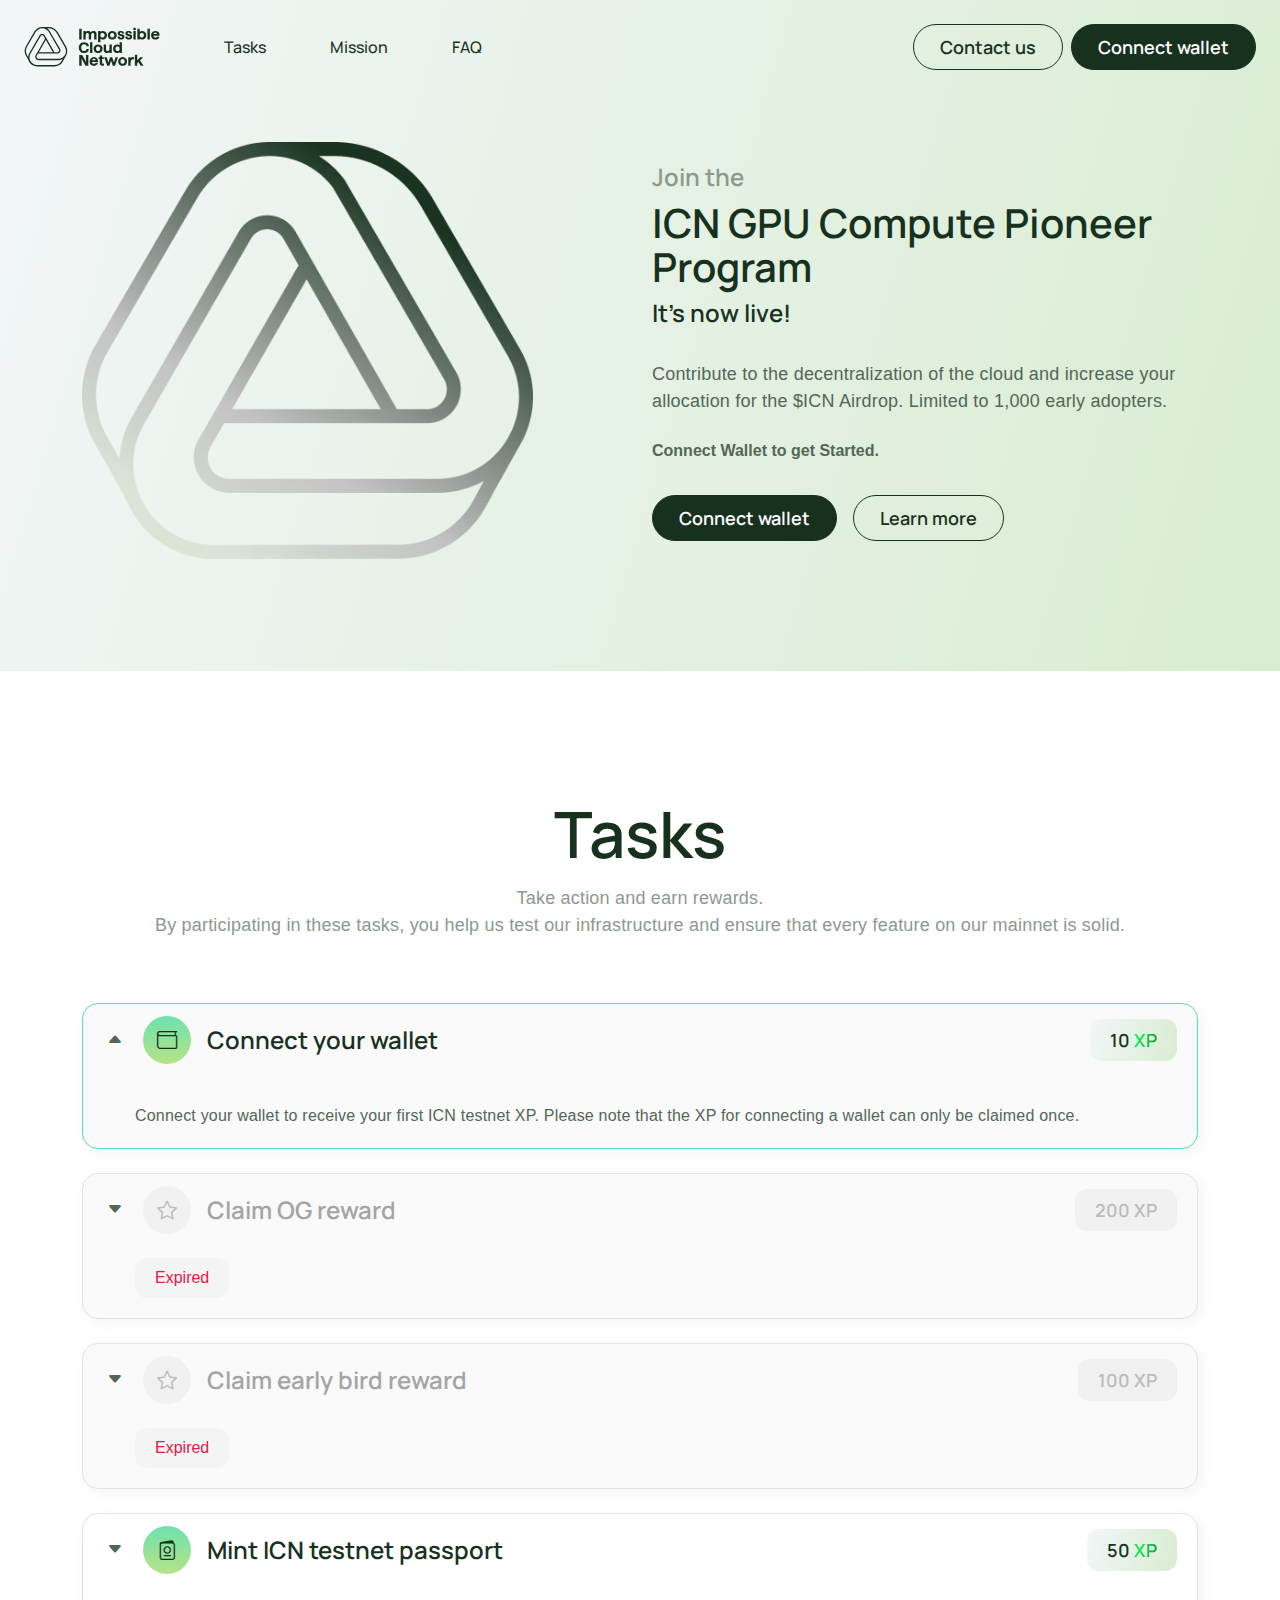
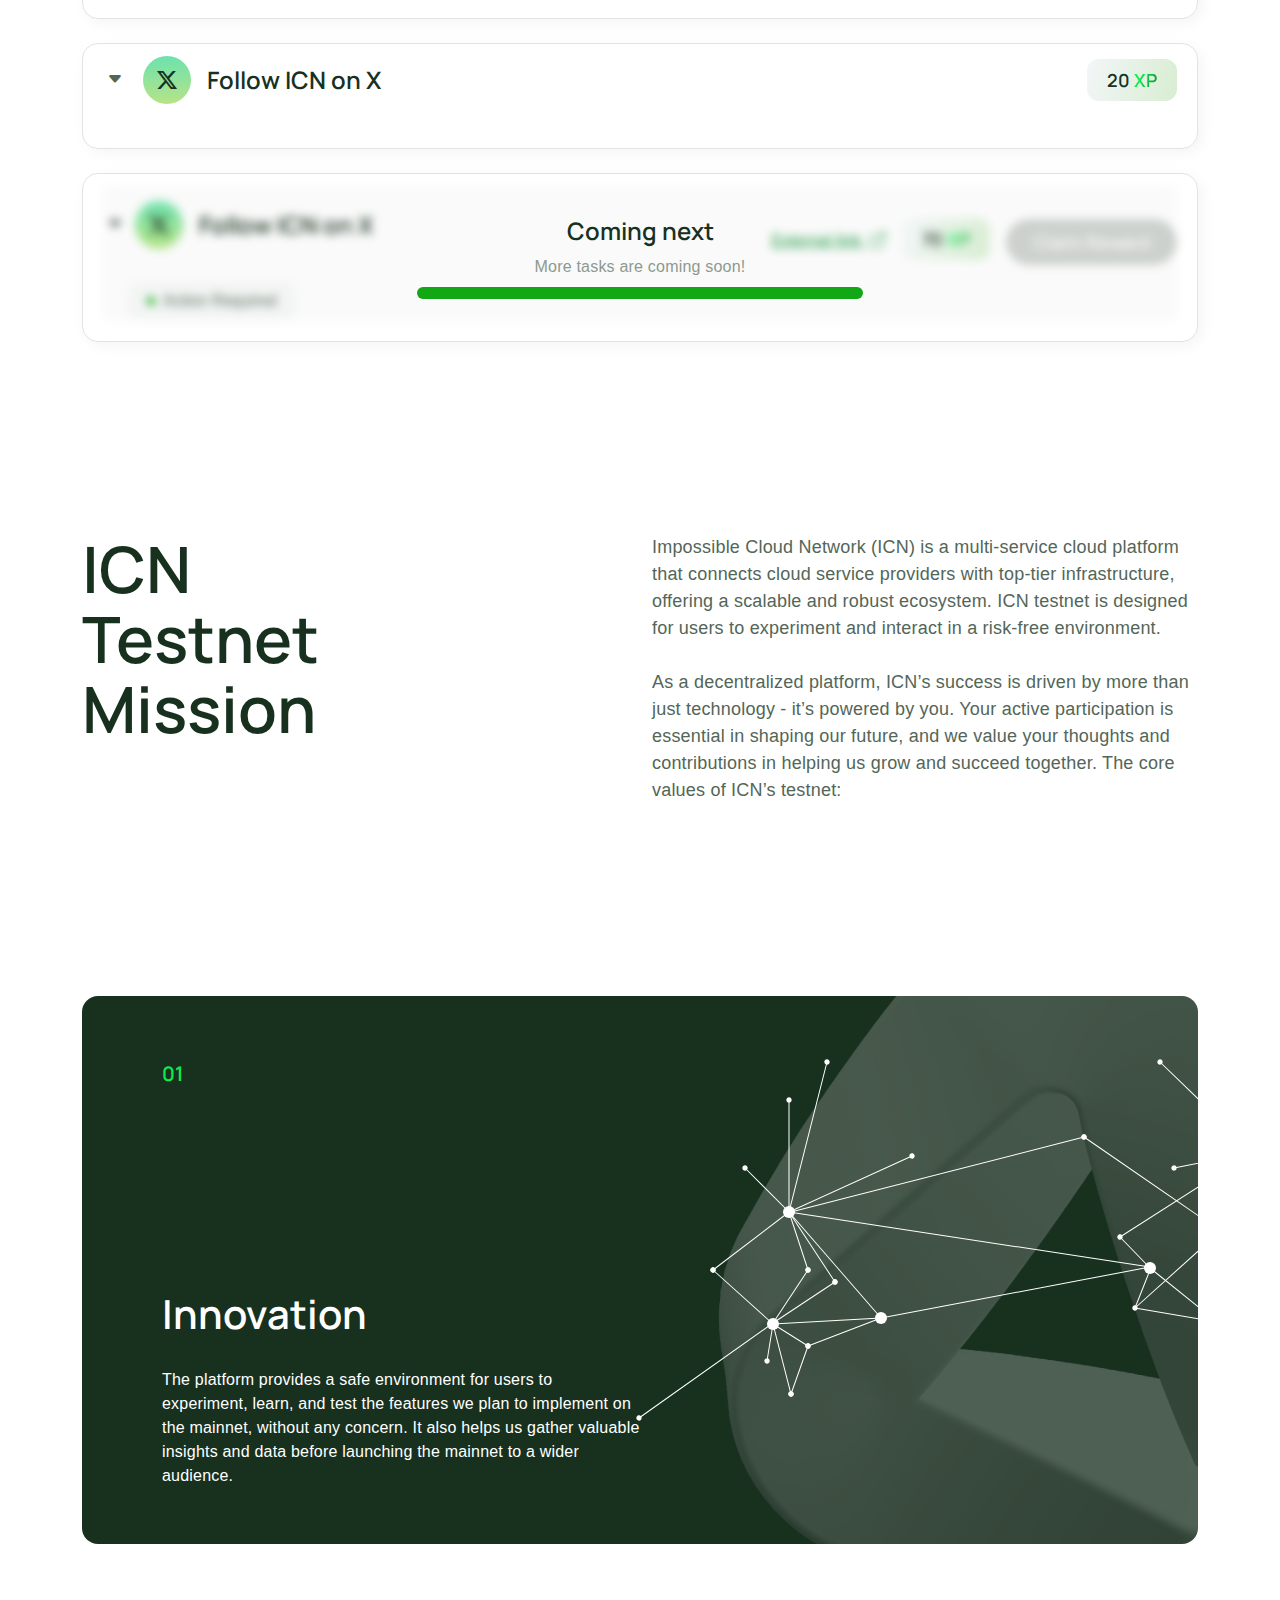
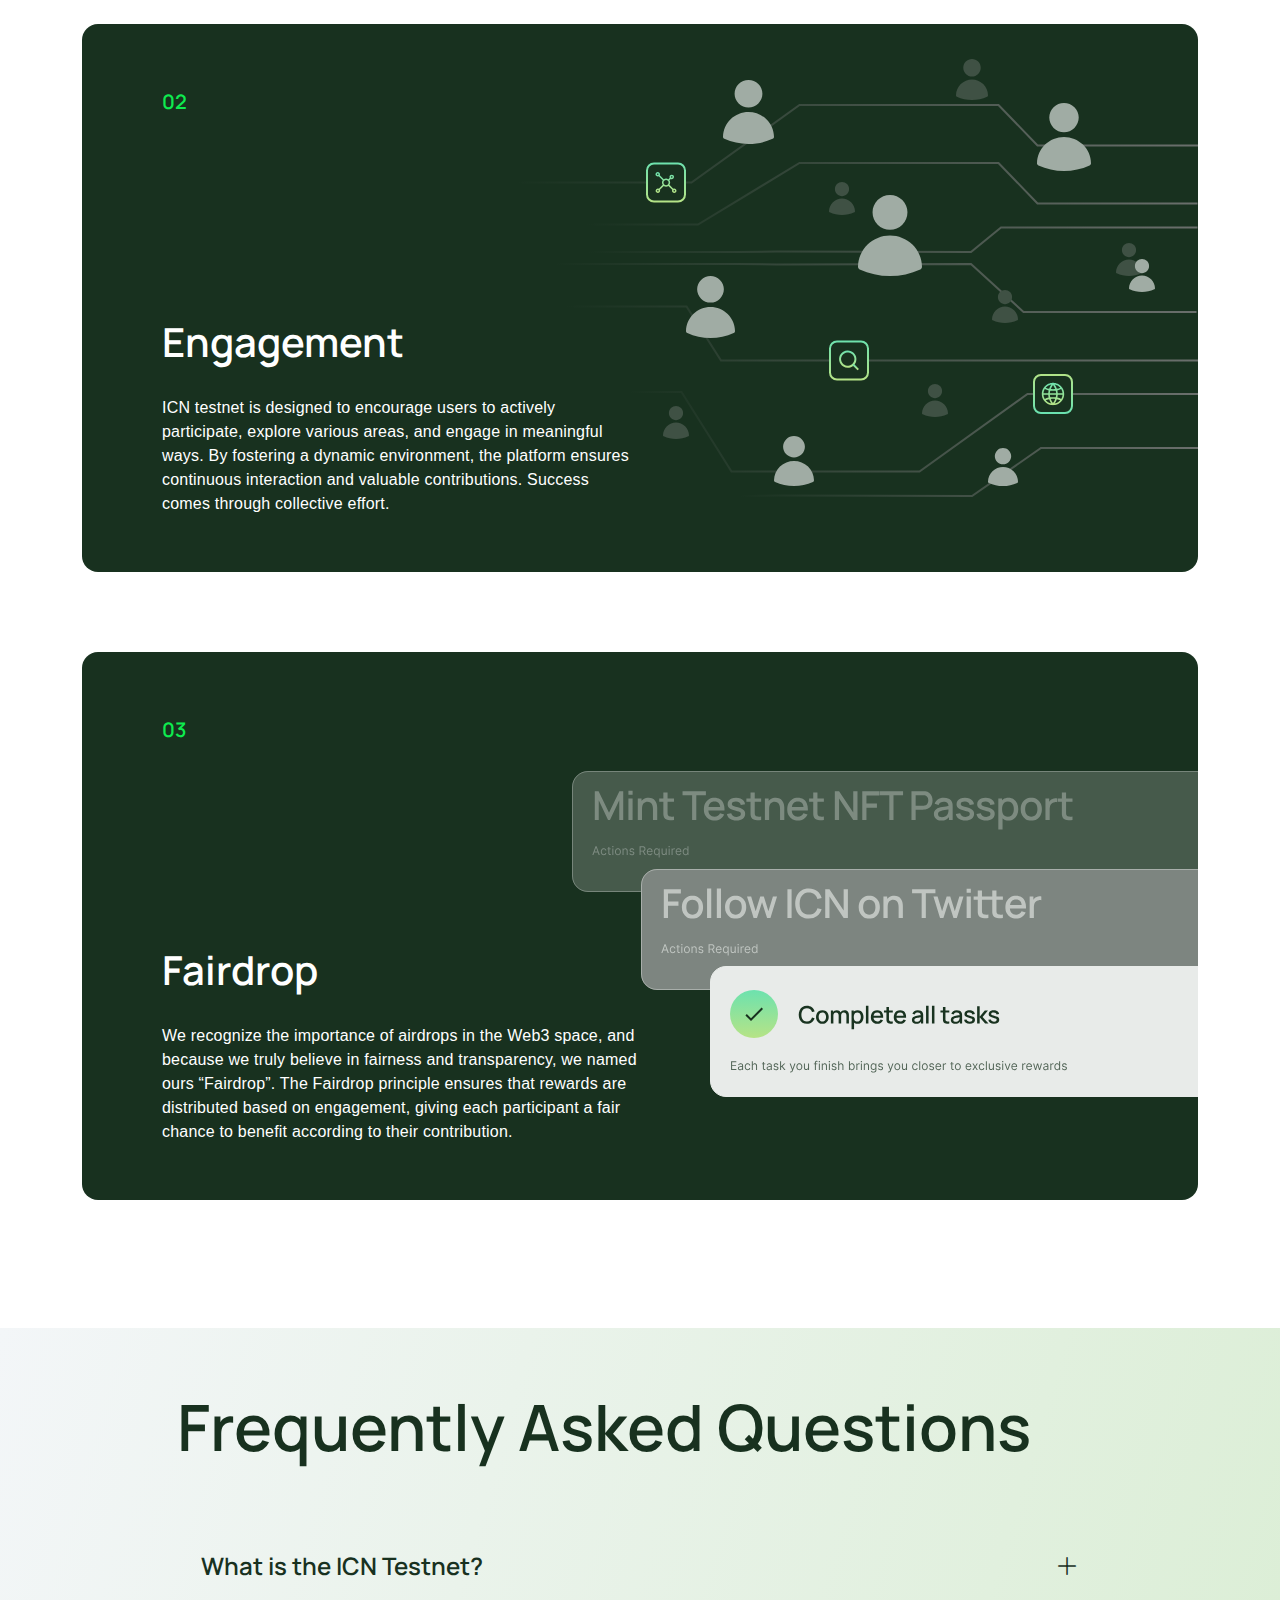
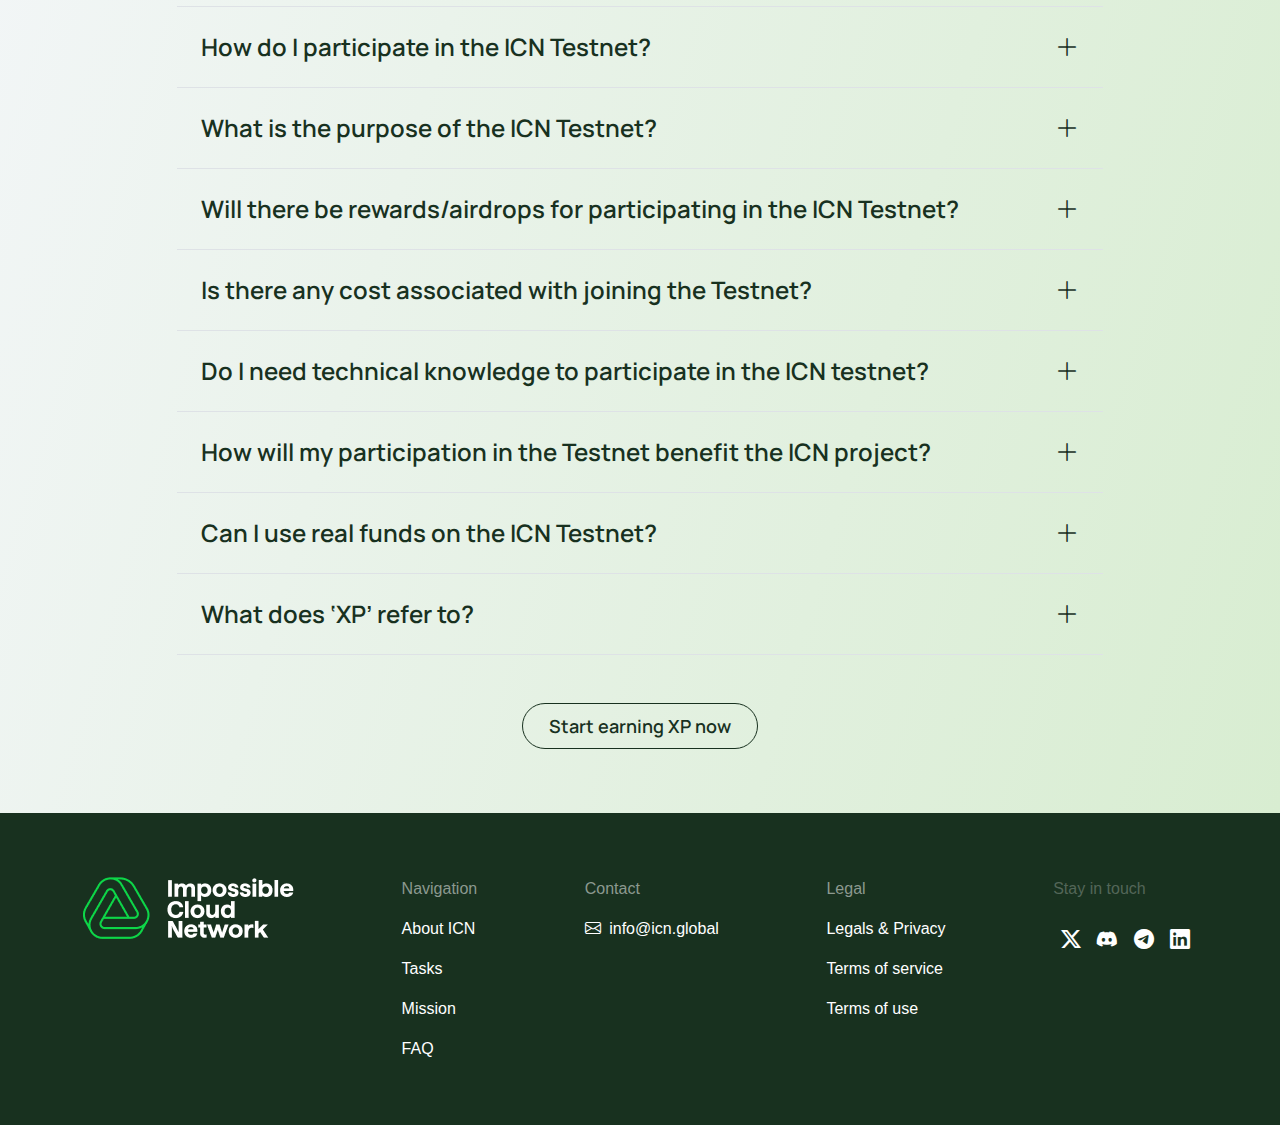
<file: index.html>
<!DOCTYPE html><html lang="en-US" style="" data-scrapbook-source="https://testnet.icn.global/" data-scrapbook-create="20241102195557797" data-scrapbook-title="Impossible Cloud Network"><head>
    <meta charset="UTF-8">
    <link href="6617685ac336e9d49e27945f_Favicon.png" rel="shortcut icon" type="image/x-icon">
    <link href="https://cdn.prod.website-files.com/66144afed766643168f05f32/6617685d42503fcdecfa555e_webclip.png" rel="apple-touch-icon">

    <meta name="viewport" content="width=device-width, initial-scale=1.0">
    <title>Impossible Cloud Network</title>
    <link href="css2.css" rel="stylesheet">
    <link rel="stylesheet" href="bootstrap-icons.min.css">
    
    <link rel="stylesheet" href="index-CQSKdvrp.css">
  <style id="_goober"> @keyframes go2264125279{from{transform:scale(0) rotate(45deg);opacity:0;}to{transform:scale(1) rotate(45deg);opacity:1;}}@keyframes go3020080000{from{transform:scale(0);opacity:0;}to{transform:scale(1);opacity:1;}}@keyframes go463499852{from{transform:scale(0) rotate(90deg);opacity:0;}to{transform:scale(1) rotate(90deg);opacity:1;}}@keyframes go1268368563{from{transform:rotate(0deg);}to{transform:rotate(360deg);}}@keyframes go1310225428{from{transform:scale(0) rotate(45deg);opacity:0;}to{transform:scale(1) rotate(45deg);opacity:1;}}@keyframes go651618207{0%{height:0;width:0;opacity:0;}40%{height:0;width:6px;opacity:1;}100%{opacity:1;height:10px;}}@keyframes go901347462{from{transform:scale(0.6);opacity:0.4;}to{transform:scale(1);opacity:1;}}.go4109123758{z-index:9999;}.go4109123758 > *{pointer-events:auto;}.go2072408551{display:flex;align-items:center;background:#fff;color:#363636;line-height:1.3;will-change:transform;box-shadow:0 3px 10px rgba(0, 0, 0, 0.1), 0 3px 3px rgba(0, 0, 0, 0.05);max-width:350px;pointer-events:auto;padding:8px 10px;border-radius:8px;}.go685806154{position:relative;display:flex;justify-content:center;align-items:center;min-width:20px;min-height:20px;}.go1858758034{width:12px;height:12px;box-sizing:border-box;border:2px solid;border-radius:100%;border-color:#e0e0e0;border-right-color:#616161;animation:go1268368563 1s linear infinite;}.go1579819456{position:absolute;}.go2534082608{width:20px;opacity:0;height:20px;border-radius:10px;background:#ff4b4b;position:relative;transform:rotate(45deg);animation:go2264125279 0.3s cubic-bezier(0.175, 0.885, 0.32, 1.275) forwards;animation-delay:100ms;}.go2534082608:after, .go2534082608:before{content:'';animation:go3020080000 0.15s ease-out forwards;animation-delay:150ms;position:absolute;border-radius:3px;opacity:0;background:#fff;bottom:9px;left:4px;height:2px;width:12px;}.go2534082608:before{animation:go463499852 0.15s ease-out forwards;animation-delay:180ms;transform:rotate(90deg);}.go3958317564{display:flex;justify-content:center;margin:4px 10px;color:inherit;flex:1 1 auto;white-space:pre-line;}@keyframes go2645569136{0%{transform:translate3d(0,200%,0) scale(.6);opacity:.5;}100%{transform:translate3d(0,0,0) scale(1);opacity:1;}}@keyframes go1846062317{0%{transform:translate3d(0,0,-1px) scale(1);opacity:1;}100%{transform:translate3d(0,150%,-1px) scale(.6);opacity:0;}}</style><script data-scrapbook-elem="custom-elements-loader">(function (names) { if (!customElements) { return; } for (const name of names) { customElements.define(name, class CustomElement extends HTMLElement {}); } })(["onboard-v2"])</script></head>
  <body>
<script src="./6726823017ce0929c69320d7.js"></script>
    <div id="root"><div style="position: fixed; z-index: 9999; inset: 16px; pointer-events: none;"></div><div class="container-header-hero pb-3 pb-md-10"><div class="d-flex justify-content-between align-items-center p-3 p-md-5"><div class="d-flex align-items-center"><img height="40" src="66157e0a196d0343024755db_Logo.svg" alt=""><div class="d-none d-md-flex ms-10"><a href="#tasks" class="link-primary text-heading text-semi-bold me-10">Tasks</a><a href="#learn" class="link-primary text-heading text-semi-bold me-10">Mission</a><a href="#faq" class="link-primary text-heading text-semi-bold me-10">FAQ</a></div></div><div class="d-flex justify-content-end align-items-center"><button class="btn btn-outline-primary  me-3 ">Contact us</button><button class="btn btn-primary   ">Connect wallet</button></div></div><div class="container my-5 my-md-8"><div class="row justify-content-center justify-content-md-start align-items-center"><div class="col-md-5 container-hero-image"><img class="img-fluid" src="bg-hero.png" alt=""></div><div class="offset-md-1 col-md-6 mt-5 mt-md-0"><p class="heading-small text-secondary">Join the</p><h2 class="heading-title mt-3">ICN GPU Compute Pioneer Program</h2><h3 class="heading-small mt-3">It’s now live!</h3><p class="text-lead mt-4 mt-md-6">Contribute to the decentralization of the cloud and increase your allocation for the $ICN Airdrop. Limited to 1,000 early adopters.
</p><br><span class="text-bold">Connect Wallet to get Started.</span><div class="d-grid d-sm-flex mt-4 mt-md-6"><button class="btn btn-primary   ">Connect wallet</button><a href="#learn" class="btn btn-outline-primary mt-4 mt-sm-0 ms-sm-4">Learn more</a></div></div></div></div></div><div class="container my-5"><div id="tasks" class="my-5 my-md-8 my-lg-10 py-5 py-lg-10"><h2 class="heading-medium text-center">Tasks</h2><p class="text-lead text-secondary text-center mt-4 mb-5 mb-lg-10">Take action and earn rewards.<br>By participating in these tasks, you help us test our infrastructure and ensure that every feature on our mainnet is solid.</p><div class="mt-5 container-task is-expanded "><div class="d-md-flex justify-content-between align-items-center"><div class="d-flex align-items-center"><span class="cursor-pointer p-2" title="See description"><i class="bi bi-caret-up-fill"></i></span><div class="cursor-pointer container-icon text-primary ms-4 me-4"><i class="bi bi-wallet"></i></div><h2 class="cursor-pointer heading-small">Connect your wallet</h2></div><div class="d-md-flex justify-content-start justify-content-md-end align-items-center mt-4 mt-md-0"><div class="d-flex align-items-center"><span class="badge bg-points heading-micro text-primary order-md-1">10 <span class="text-xp">XP</span></span></div></div></div><div class="d-md-flex justify-content-between align-items-center mt-4 mt-md-5 cursor-pointer"><div class="order-md-1"></div><div class="d-flex ms-md-6 order-md-0 mt-4 mt-md-0"></div></div><div class="mt-4 ms-md-6"><span class="text-main">Connect your wallet to receive your first ICN testnet XP. Please note that the XP for connecting a wallet can only be claimed once.</span></div></div><div class="mt-5 container-task  is-expired"><div class="d-md-flex justify-content-between align-items-center"><div class="d-flex align-items-center"><span class="cursor-pointer p-2" title="See description"><i class="bi bi-caret-down-fill"></i></span><div class="cursor-pointer container-icon text-primary ms-4 me-4"><i class="bi bi-star"></i></div><h2 class="cursor-pointer heading-small">Claim OG reward</h2></div><div class="d-md-flex justify-content-start justify-content-md-end align-items-center mt-4 mt-md-0"><div class="d-flex align-items-center"><span class="badge bg-points heading-micro text-primary order-md-1">200 <span class="text-xp">XP</span></span></div></div></div><div class="d-md-flex justify-content-between align-items-center mt-4 mt-md-5 cursor-pointer"><div class="order-md-1"></div><div class="d-flex ms-md-6 order-md-0 mt-4 mt-md-0"><span class="badge bg-light d-inline-flex align-items-center text-danger me-3">Expired</span></div></div></div><div class="mt-5 container-task  is-expired"><div class="d-md-flex justify-content-between align-items-center"><div class="d-flex align-items-center"><span class="cursor-pointer p-2" title="See description"><i class="bi bi-caret-down-fill"></i></span><div class="cursor-pointer container-icon text-primary ms-4 me-4"><i class="bi bi-star"></i></div><h2 class="cursor-pointer heading-small">Claim early bird reward</h2></div><div class="d-md-flex justify-content-start justify-content-md-end align-items-center mt-4 mt-md-0"><div class="d-flex align-items-center"><span class="badge bg-points heading-micro text-primary order-md-1">100 <span class="text-xp">XP</span></span></div></div></div><div class="d-md-flex justify-content-between align-items-center mt-4 mt-md-5 cursor-pointer"><div class="order-md-1"></div><div class="d-flex ms-md-6 order-md-0 mt-4 mt-md-0"><span class="badge bg-light d-inline-flex align-items-center text-danger me-3">Expired</span></div></div></div><div class="mt-5 container-task  "><div class="d-md-flex justify-content-between align-items-center"><div class="d-flex align-items-center"><span class="cursor-pointer p-2" title="See description"><i class="bi bi-caret-down-fill"></i></span><div class="cursor-pointer container-icon text-primary ms-4 me-4"><i class="bi bi-passport"></i></div><h2 class="cursor-pointer heading-small">Mint ICN testnet passport</h2></div><div class="d-md-flex justify-content-start justify-content-md-end align-items-center mt-4 mt-md-0"><div class="d-flex align-items-center"><span class="badge bg-points heading-micro text-primary order-md-1">50 <span class="text-xp">XP</span></span></div></div></div><div class="d-md-flex justify-content-between align-items-center mt-4 mt-md-5 cursor-pointer"><div class="order-md-1"></div><div class="d-flex ms-md-6 order-md-0 mt-4 mt-md-0"></div></div></div><div class="mt-5 container-task  "><div class="d-md-flex justify-content-between align-items-center"><div class="d-flex align-items-center"><span class="cursor-pointer p-2" title="See description"><i class="bi bi-caret-down-fill"></i></span><div class="cursor-pointer container-icon text-primary ms-4 me-4"><i class="bi bi-twitter-x"></i></div><h2 class="cursor-pointer heading-small">Follow ICN on X</h2></div><div class="d-md-flex justify-content-start justify-content-md-end align-items-center mt-4 mt-md-0"><div class="d-flex align-items-center"><span class="badge bg-points heading-micro text-primary order-md-1">20 <span class="text-xp">XP</span></span></div></div></div><div class="d-md-flex justify-content-between align-items-center mt-4 mt-md-5 cursor-pointer"><div class="order-md-1"></div><div class="d-flex ms-md-6 order-md-0 mt-4 mt-md-0"></div></div></div><div class="mt-5 container-task"><div class="is-blured"><div class="d-md-flex justify-content-between align-items-center"><div class="d-flex align-items-center"><span class="cursor-pointer p-2"><i class="bi bi-caret-down-fill"></i></span><div class="container-icon text-primary ms-3 me-4"><i class="bi bi-twitter-x"></i></div><h2 class="heading-small">Follow ICN on X</h2></div><div class="mt-6"><a class="link-external me-4 text-main" href="https://x.com/ICN_Protocol" target="_blank" rel="noopener">External link <i class="bi bi-box-arrow-up-right ms-2"></i></a><span class="badge bg-points heading-micro text-primary me-4">70 <span class="text-xp">XP</span></span><button disabled="" class="btn btn-primary">Claim Reward</button></div></div><div class="d-flex mt-4 ms-md-5"><span class="badge bg-light d-inline-flex align-items-center  me-3"><span class="container-dot me-3 bg-success"></span>Action Required</span></div></div><div class="d-flex justify-content-center container-soon"><div class="w-md-40"><p class="heading-small text-center">Coming next</p><p class="text-main text-secondary text-center mt-3">More tasks are coming soon!</p><div class="progress mt-3" role="progressbar" aria-label="Basic example"><div class="progress-bar bg-success" style="width: 123.289%;"></div></div></div></div></div></div><div id="learn" class="py-5 py-md-8 py-lg-10"><div class="row pb-lg-10"><div class="col-md-4"><h2 class="heading-medium">ICN Testnet Mission</h2></div><div class="offset-md-2 col-md-6 mt-5 mt-md-0"><p class="text-lead">Impossible Cloud Network (ICN) is a multi-service cloud platform that connects cloud service providers with top-tier infrastructure, offering a scalable and robust ecosystem. ICN testnet is designed for users to experiment and interact in a risk-free environment. <br><br>As a decentralized platform, ICN’s success is driven by more than just technology - it’s powered by you. Your active participation is essential in shaping our future, and we value your thoughts and contributions in helping us grow and succeed together. The core values of ICN’s testnet:</p></div></div><div class="mt-5 mt-lg-10 pt-lg-10"><div class=" image-principle is-innovation bg-primary rounded-4 p-4 py-md-9 px-md-12 d-md-flex flex-column justify-content-between"><p class="text-numbers">01</p><div class="w-md-50 mt-5"><h3 class="text-white heading-title">Innovation</h3><p class="text-white text-main mt-4 mt-lg-6">The platform provides a safe environment for users to experiment, learn, and test the features we plan to implement on the mainnet, without any concern. It also helps us gather valuable insights and data before launching the mainnet to a wider audience.</p></div></div><div class="mt-5 mt-md-10 mt-lg-12 image-principle is-engagement bg-primary rounded-4 p-4 py-md-9 px-md-12 d-md-flex flex-column justify-content-between"><p class="text-numbers">02</p><div class="w-md-50 mt-5"><h3 class="text-white heading-title">Engagement</h3><p class="text-white text-main mt-4 mt-lg-6">ICN testnet is designed to encourage users to actively participate, explore various areas, and engage in meaningful ways. By fostering a dynamic environment, the platform ensures continuous interaction and valuable contributions. Success comes through collective effort.</p></div></div><div class="mt-5 mt-md-10 mt-lg-12 image-principle is-fairness bg-primary rounded-4 p-4 py-md-9 px-md-12 d-md-flex flex-column justify-content-between"><p class="text-numbers">03</p><div class="w-md-50 mt-5"><h3 class="text-white heading-title">Fairdrop</h3><p class="text-white text-main mt-4 mt-lg-6">We recognize the importance of airdrops in the Web3 space, and because we truly believe in fairness and transparency, we named ours “Fairdrop”. The Fairdrop principle ensures that rewards are distributed based on engagement, giving each participant a fair chance to benefit according to their contribution.</p></div></div></div></div></div><div id="faq" class="container-header-hero mt-5 mt-md-8 mt-lg-10 py-5 py-lg-10"><div class="container"><div class="row"><div class="offset-md-1 col-md-10"><h2 class="heading-medium">Frequently Asked Questions</h2><div class="mt-5 mt-lg-10"><div class="p-5 border-bottom"><div class="d-flex justify-content-between align-items-start cursor-pointer"><h2 class="heading-small">What is the ICN Testnet?</h2><span title="See details"><i class="bi bi-plus-lg heading-small"></i></span></div></div><div class="p-5 border-bottom"><div class="d-flex justify-content-between align-items-start cursor-pointer"><h2 class="heading-small">How do I participate in the ICN Testnet?</h2><span title="See details"><i class="bi bi-plus-lg heading-small"></i></span></div></div><div class="p-5 border-bottom"><div class="d-flex justify-content-between align-items-start cursor-pointer"><h2 class="heading-small">What is the purpose of the ICN Testnet?</h2><span title="See details"><i class="bi bi-plus-lg heading-small"></i></span></div></div><div class="p-5 border-bottom"><div class="d-flex justify-content-between align-items-start cursor-pointer"><h2 class="heading-small">Will there be rewards/airdrops for participating in the ICN Testnet?</h2><span title="See details"><i class="bi bi-plus-lg heading-small"></i></span></div></div><div class="p-5 border-bottom"><div class="d-flex justify-content-between align-items-start cursor-pointer"><h2 class="heading-small">Is there any cost associated with joining the Testnet?</h2><span title="See details"><i class="bi bi-plus-lg heading-small"></i></span></div></div><div class="p-5 border-bottom"><div class="d-flex justify-content-between align-items-start cursor-pointer"><h2 class="heading-small">Do I need technical knowledge to participate in the ICN testnet?</h2><span title="See details"><i class="bi bi-plus-lg heading-small"></i></span></div></div><div class="p-5 border-bottom"><div class="d-flex justify-content-between align-items-start cursor-pointer"><h2 class="heading-small">How will my participation in the Testnet benefit the ICN project?</h2><span title="See details"><i class="bi bi-plus-lg heading-small"></i></span></div></div><div class="p-5 border-bottom"><div class="d-flex justify-content-between align-items-start cursor-pointer"><h2 class="heading-small">Can I use real funds on the ICN Testnet?</h2><span title="See details"><i class="bi bi-plus-lg heading-small"></i></span></div></div><div class="p-5 border-bottom"><div class="d-flex justify-content-between align-items-start cursor-pointer"><h2 class="heading-small">What does ‘XP’ refer to?</h2><span title="See details"><i class="bi bi-plus-lg heading-small"></i></span></div></div></div></div></div><div class="mt-5 mt-md-8 d-grid d-sm-flex justify-content-center"><a href="#tasks" class="btn btn-outline-primary">Start earning XP now</a></div></div></div><div class="py-5 py-lg-10 bg-darker"><div class="container"><div class="d-md-flex justify-content-between"><div><img src="logo-footer.png" alt=""></div><div class="ms-md-7 mt-4 mt-md-0"><p class="text-secondary mb-4">Navigation</p><ul class="list"><li class="mt-4"><a class="link-white" target="_blank" rel="noopener" href="https://www.icn.global/">About ICN</a></li><li class="mt-4"><a class="link-white" href="#tasks">Tasks</a></li><li class="mt-4"><a class="link-white" href="#learn">Mission</a></li><li class="mt-4"><a class="link-white" href="#faq">FAQ</a></li></ul></div><div class="ms-md-7 mt-4 mt-md-0"><p class="text-secondary mb-4">Contact</p><ul class="list"><li class="mt-4"><a class="link-white" href="mailto:info@icn.global"><i class="bi bi-envelope me-2"></i> info@icn.global</a></li></ul></div><div class="ms-md-7 mt-4 mt-md-0"><p class="text-secondary mb-4">Legal</p><ul class="list"><li class="mt-4"><a class="link-white" target="_blank" rel="noopener" href="https://www.icn.global/legal/legals-and-privacy">Legals &amp; Privacy</a></li><li class="mt-4"><a class="link-white" target="_blank" rel="noopener" href="https://www.icn.global/legal/terms-of-service">Terms of service</a></li><li class="mt-4"><a class="link-white" target="_blank" rel="noopener" href="https://www.icn.global/legal/terms-of-use">Terms of use</a></li></ul></div><div class="ms-md-7 mt-4 mt-md-0"><p class="text-seconary mb-4">Stay in touch</p><div class="d-md-flex"><a class="link-white text-large p-3" target="_blank" rel="noopener" href="https://x.com/ICN_Protocol" title="Visit ICN on X"><i class="bi bi-twitter-x"></i></a><a class="link-white text-large p-3" target="_blank" rel="noopener" href="https://discord.com/invite/icn-protocol" title="Visit ICN Discord"><i class="bi bi-discord"></i></a><a class="link-white text-large p-3" target="_blank" rel="noopener" href="https://t.me/ICN_Protocol" title="Visit ICN Telegram"><i class="bi bi-telegram"></i></a><a class="link-white text-large p-3" target="_blank" rel="noopener" href="https://www.linkedin.com/company/icnprotocol/" title="Visit ICN LinkedIn"><i class="bi bi-linkedin"></i></a></div></div></div></div></div><div class="modal fade show" style="display: none;"><div class="modal-dialog modal-dialog-centered"><div class="modal-content"><div class="modal-body"><div class="d-flex justify-content-center"><img height="40" src="66157e0a196d0343024755db_Logo.svg" alt=""></div><h2 class="heading-small text-center mt-5">Address not recognized</h2><p class="mt-4 text-center">Sorry, your address is not recognized as OG or Whitelisted. Please ensure you’re using the same wallet you registered with during the OG or WL campaign, or check back on October 24th.</p><div class="d-grid d-md-flex justify-content-center mt-5"><button class="btn btn-outline-primary   ">Agree and disconnect</button></div></div></div></div></div><div class="modal-backdrop fade show" style="display: none;"></div><div class="modal fade show" style="display: none;"><div class="modal-dialog modal-dialog-centered"><div class="modal-content"><div class="modal-body"><div class="d-flex justify-content-end"><button type="button" class="btn-close" data-bs-dismiss="modal" aria-label="Close"></button></div><div class="d-flex justify-content-center"><img height="40" src="66157e0a196d0343024755db_Logo.svg" alt=""></div><h2 class="heading-small text-center mt-5">Having trouble?</h2><p class="mt-4 text-center">No worries, our Admins are here to help! Reach out to us on <a class="link-external" href="https://discord.gg/icn-protocol" target="_blank" rel="noopener">Discord</a> and we'll sort it out together.</p><div class="d-grid d-md-flex justify-content-center mt-5"><button class="btn btn-outline-primary   ">Close</button></div></div></div></div></div><div class="modal-backdrop fade show" style="display: none;"></div></div>
  

<onboard-v2 style="all: initial;" data-scrapbook-shadowdom="

  <style>
    :host {
          /* COLORS */
          --white: white;
          --black: black;
          --primary-1: #2F80ED;
          --primary-100: #eff1fc;
          --primary-200: #d0d4f7;
          --primary-300: #b1b8f2;
          --primary-400: #929bed;
          --primary-500: #6370e5;
          --primary-600: #454ea0;
          --primary-700: #323873;
          --gray-100: #ebebed;
          --gray-200: #c2c4c9;
          --gray-300: #999ca5;
          --gray-400: #707481;
          --gray-500: #33394b;
          --gray-600: #242835;
          --gray-700: #1a1d26;
          --success-100: #d1fae3;
          --success-200: #baf7d5;
          --success-300: #a4f4c6;
          --success-400: #8df2b8;
          --success-500: #5aec99;
          --success-600: #18ce66;
          --success-700: #129b4d;
          --danger-100: #ffe5e6;
          --danger-200: #ffcccc;
          --danger-300: #ffb3b3;
          --danger-400: #ff8080;
          --danger-500: #ff4f4f;
          --danger-600: #cc0000;
          --danger-700: #660000;
          --warning-100: #ffefcc;
          --warning-200: #ffe7b3;
          --warning-300: #ffd780;
          --warning-400: #ffc74c;
          --warning-500: #ffaf00;
          --warning-600: #cc8c00;
          --warning-700: #664600;

          /* FONTS */
          --font-family-normal: var(--w3o-font-family, Inter, sans-serif);

          --font-size-1: 3rem;
          --font-size-2: 2.25rem;
          --font-size-3: 1.5rem;
          --font-size-4: 1.25rem;
          --font-size-5: 1rem;
          --font-size-6: .875rem;
          --font-size-7: .75rem;

          --font-line-height-1: 24px;
          --font-line-height-2: 20px;
          --font-line-height-3: 16px;
          --font-line-height-4: 12px;

          /* SPACING */
          --spacing-1: 3rem;
          --spacing-2: 2rem;
          --spacing-3: 1.5rem;
          --spacing-4: 1rem;
          --spacing-5: 0.5rem;
          --spacing-6: 0.25rem;
          --spacing-7: 0.125rem;

          /* BORDER RADIUS */
          --border-radius-1: 24px;
          --border-radius-2: 20px;
          --border-radius-3: 16px;
          --border-radius-4: 12px;
          --border-radius-5: 8px;

          /* SHADOWS */
          --shadow-0: none;
          --shadow-1: 0px 4px 12px rgba(0, 0, 0, 0.1);
          --shadow-2: inset 0px -1px 0px rgba(0, 0, 0, 0.1);
          --shadow-3: 0px 4px 16px rgba(0, 0, 0, 0.2);

          /* MODAL POSITIONING */
          --modal-z-index: 10;
          --modal-top: unset;
          --modal-right: unset;
          --modal-bottom: unset;
          --modal-left: unset;

          /* MODAL STYLES */
          --modal-backdrop: rgba(0, 0, 0, 0.6);

        }
      </style>
    <style id=&quot;svelte-w5zexe&quot;>.flex{display:flex}.inline-flex{display:inline-flex}.flex-column{flex-direction:column}.items-center{align-items:center}.items-end{align-items:flex-end}.items-start{align-items:flex-start}.justify-center{justify-content:center}.justify-start{justify-content:flex-start}.justify-between{justify-content:space-between}.justify-end{justify-content:flex-end}.justify-around{justify-content:space-around}.relative{position:relative}.absolute{position:absolute}.fixed{position:fixed}.pointer{cursor:pointer}.shadow-1{box-shadow:var(--onboard-shadow-1, var(--shadow-1))}.w-100{width:100%}*{box-sizing:border-box}input{background:var(--onboard-white, var(--white))}input{width:100%;padding:0.5rem 1rem;outline:2px solid var(--onboard-gray-200, var(--gray-200));border:none;border-radius:8px;font-size:1rem;line-height:1.5;color:var(--onboard-gray-600, var(--gray-600));transition:all 200ms ease-in-out}input[type='checkbox']{-webkit-appearance:none;appearance:none;width:auto;background:var(--onboard-white, var(--white));outline:1px solid var(--onboard-gray-300, var(--gray-300));border:none;padding:0.5em;border-radius:3px;display:flex;justify-content:center;align-items:center;position:relative;cursor:pointer}input[type='checkbox']:hover{border-color:var(
      --onboard-checkbox-background,
      var(--onboard-primary-500, var(--primary-500))
    )}input[type='checkbox']:checked{background:var(
      --onboard-checkbox-background,
      var(--onboard-primary-500, var(--primary-500))
    );border-color:var(
      --onboard-checkbox-background,
      var(--onboard-primary-500, var(--primary-500))
    );color:var(--onboard-checkbox-color, var(--onboard-white, var(--white)))}input[type='checkbox']:checked:after{content:url(&quot;&quot;);font-size:12px;position:absolute;color:var(--onboard-checkbox-color, var(--onboard-white, var(--white)))}input:hover{border-color:var(
      --onboard-checkbox-color,
      var(--onboard-white, var(--white))
    )}input:focus{border-color:var(--onboard-primary-500, var(--primary-500));box-shadow:0 0 1px 1px
      var(
        --onboard-checkbox-background,
        var(--onboard-primary-500, var(--primary-500))
      );box-shadow:0 0 0 1px -moz-mac-focusring}input:disabled, textarea:disabled, select:disabled{background:var(--gray-100)}input::-moz-focus-inner{outline:0;padding:0;margin-top:-2px;margin-bottom:-2px}a{color:var(
      --onboard-link-color,
      var(--onboard-primary-500, var(--primary-500))
    );text-decoration:none}a:hover{text-decoration:underline}button{display:flex;align-items:center;justify-content:center;padding:calc(var(--onboard-spacing-4, var(--spacing-4)) - 1px);border-radius:24px;cursor:pointer;font:inherit;border:none;transition:background-color 150ms ease-in-out, color 150ms ease-in-out}.onboard-button-primary{background:var(--onboard-white, var(--white));padding:calc(var(--onboard-spacing-5, var(--spacing-5)) - 1px)
      calc(var(--onboard-spacing-4, var(--spacing-4)) - 1px);color:var(--onboard-gray-500, var(--gray-500));font-size:var(--onboard-font-size-6, var(--font-size-6));line-height:var(--onboard-font-line-height-3, var(--font-line-height-3));border:1px solid var(--onboard-gray-500, var(--gray-500));font-weight:600}.button-neutral-solid{width:100%;border-radius:8px;background:var(--onboard-gray-500, var(--gray-500));color:var(--onboard-white, var(--white));line-height:var(--onboard-font-line-height-3, var(--font-line-height-3))}.button-neutral-solid-b{width:100%;background:var(--onboard-gray-100, var(--gray-100));color:var(--onboard-gray-500, var(--gray-500));line-height:var(--onboard-font-line-height-3, var(--font-line-height-3))}button.rounded{border-radius:24px}.button-neutral-solid:hover{background:var(--onboard-gray-700, var(--gray-700))}.button-neutral-solid-b:hover{background:var(--onboard-gray-200, var(--gray-200))}.button-neutral-solid:active{color:var(--onboard-gray-300, var(--gray-300))}.button-neutral-solid-b:active{color:var(--onboard-gray-600, var(--gray-600));background:var(--onboard-gray-300, var(--gray-300))}.container.svelte-w5zexe{padding:16px;font-family:var(--onboard-font-family-normal, var(--font-family-normal));pointer-events:none;touch-action:none;width:100%}.z-indexed.svelte-w5zexe{z-index:var(--account-center-z-index)}@media all and (min-width: 428px){.container.svelte-w5zexe{max-width:348px}}</style>     <div class=&quot;container flex flex-column fixed z-indexed svelte-w5zexe&quot; style=&quot;
        top: var(--notify-onboard-container-position-top, 0); 
        right: var(--notify-onboard-container-position-right, 0);; &quot;></div><style id=&quot;svelte-1h8mmo3&quot;>ul.svelte-1h8mmo3{padding-left:0;display:flex;flex-flow:column nowrap;font-size:var(
      --notify-onboard-font-size,
      var(--onboard-font-size-5, var(--font-size-5))
    );list-style-type:none;overflow:visible;scrollbar-width:none;box-sizing:border-box;z-index:var(--notify-onboard-z-index, 300);font-family:var(
      --notify-onboard-font-family,
      var(--onboard-font-family-normal, inherit)
    );margin:8px 0;pointer-events:all}.y-scroll.svelte-1h8mmo3{overflow-y:scroll}.y-visible.svelte-1h8mmo3{overflow-y:visible}li.notification-list-top.svelte-1h8mmo3:not(:first-child){margin-top:8px}li.notification-list-bottom.svelte-1h8mmo3:not(:first-child){margin-bottom:8px}ul.bn-notify-bottomLeft.svelte-1h8mmo3,ul.bn-notify-bottomRight.svelte-1h8mmo3{flex-direction:column-reverse}@media only screen and (max-width: 450px){ul.svelte-1h8mmo3{width:100%}}.bn-notify-clickable:hover{cursor:pointer}.svelte-1h8mmo3::-webkit-scrollbar{display:none}</style><style id=&quot;svelte-1qwmck3&quot;>.container.svelte-1qwmck3{--background-color:var(
      --onboard-main-scroll-container-background,
      var(--w3o-background-color)
    );--foreground-color:var(--w3o-foreground-color);--text-color:var(--onboard-connect-text-color, var(--w3o-text-color));--border-color:var(--w3o-border-color, var(--gray-200));--action-color:var(--w3o-action-color, var(--primary-500));font-family:var(--onboard-font-family-normal, var(--font-family-normal));font-size:var(--onboard-font-size-5, 1rem);background:var(--background-color);color:var(--text-color);border-color:var(--border-color);line-height:24px;overflow:hidden;position:relative;display:flex;height:min-content;flex-flow:column-reverse}.content.svelte-1qwmck3{width:var(--onboard-connect-content-width, 100%)}.header.svelte-1qwmck3{display:flex;padding:1rem;border-bottom:1px solid transparent;background:var(--onboard-connect-header-background);color:var(--onboard-connect-header-color);border-color:var(--border-color)}.header-heading.svelte-1qwmck3{line-height:1rem}.button-container.svelte-1qwmck3{right:0.5rem;top:0.5rem}.mobile-header.svelte-1qwmck3{display:flex;gap:0.5rem;height:4.5rem;padding:1rem;border-bottom:1px solid;border-color:var(--border-color)}.mobile-subheader.svelte-1qwmck3{opacity:0.6;font-size:0.875rem;font-weight:400;line-height:1rem;margin-top:0.25rem}.icon-container.svelte-1qwmck3{display:flex;flex:0 0 auto;height:2.5rem;width:2.5rem;min-width:2.5rem;justify-content:center;align-items:center}.disabled.svelte-1qwmck3{opacity:0.2;pointer-events:none;overflow:hidden}.icon-container svg{display:block;height:100%;width:auto}.w-full.svelte-1qwmck3{width:100%}.scroll-container.svelte-1qwmck3{overflow-y:auto;transition:opacity 250ms ease-in-out;scrollbar-width:none}.scroll-container.svelte-1qwmck3::-webkit-scrollbar{display:none}@media all and (min-width: 768px){.container.svelte-1qwmck3{margin:0;flex-flow:row;height:var(--onboard-connect-content-height, 440px)}.content.svelte-1qwmck3{width:var(--onboard-connect-content-width, 488px)}.mobile-subheader.svelte-1qwmck3{display:none}.icon-container.svelte-1qwmck3{display:none}}</style><style id=&quot;svelte-7ee2g7&quot;>section.svelte-7ee2g7{top:0;left:0;pointer-events:none;z-index:var(--onboard-modal-z-index, var(--modal-z-index))}.background.svelte-7ee2g7{background:var(--onboard-modal-backdrop, var(--modal-backdrop));pointer-events:all}.full-screen-background.svelte-7ee2g7{width:100vw;height:100vh;height:100dvh}.max-height.svelte-7ee2g7{max-height:calc(100vh - 2rem)}.modal-position.svelte-7ee2g7{top:var(--onboard-modal-top, var(--modal-top));bottom:var(--onboard-modal-bottom, var(--modal-bottom));left:var(--onboard-modal-left, var(--modal-left));right:var(--onboard-modal-right, var(--modal-right))}.modal-overflow.svelte-7ee2g7{overflow:hidden}.modal-styling.svelte-7ee2g7{--border-radius:var(
      --onboard-modal-border-radius,
      var(--w3o-border-radius, 1rem)
    );border-radius:var(--border-radius) var(--border-radius) 0 0;box-shadow:var(--onboard-modal-box-shadow, var(--box-shadow-0));max-width:100vw}.modal.svelte-7ee2g7{overflow-y:auto;background:var(--onboard-modal-background, white);color:var(--onboard-modal-color, initial)}.width-100.svelte-7ee2g7{width:100%}.modal-container-mobile.svelte-7ee2g7{bottom:0}@media all and (min-width: 768px){.modal-styling.svelte-7ee2g7{border-radius:var(--border-radius)}.modal-container-mobile.svelte-7ee2g7{bottom:unset;margin:1rem}.width-100.svelte-7ee2g7{width:unset}}</style><style id=&quot;svelte-obaru3&quot;>.sidebar.svelte-obaru3{--background-color:var(
      --onboard-connect-sidebar-background,
      var(--w3o-foreground-color, none)
    );--text-color:var(--onboard-connect-sidebar-color, inherit);--border-color:var(--onboard-connect-sidebar-border-color, inherit);display:flex;flex-flow:column;gap:1rem;padding:1rem;align-items:center}.inner-container.svelte-obaru3{display:flex;flex-flow:column;align-items:center;align-self:stretch;gap:0.5rem;padding:1.5rem;text-align:center;border:1px solid transparent;border-radius:12px;border-color:var(--border-color);background:var(--background-color);color:var(--text-color)}.icon-container.svelte-obaru3{display:flex;height:3.5rem;width:auto;min-width:3.5rem;max-width:100%}.heading.svelte-obaru3{font-size:var(--onboard-font-size-3, var(--font-size-3));margin:0 0 var(--onboard-spacing-5, var(--spacing-5)) 0}.subheading.svelte-obaru3{line-height:1rem}.description.svelte-obaru3{line-height:1.25rem;font-size:var(--onboard-font-size-6, var(--font-size-6))}img.svelte-obaru3{max-width:100%;height:auto}.indicators.svelte-obaru3{margin-top:auto}.indicator.svelte-obaru3{box-sizing:content-box;width:8px;height:8px;border-radius:8px;background:var(
      --onboard-connect-sidebar-progress-background,
      var(--onboard-gray-700, var(--gray-700))
    );transition:background 250ms ease-in-out}.indicator.on.svelte-obaru3{background:var(
      --onboard-connect-sidebar-progress-color,
      var(--action-color)
    );border:2px solid
      var(
        --onboard-connect-sidebar-progress-background,
        var(--onboard-gray-700, var(--gray-700))
      )}.join.svelte-obaru3{box-sizing:content-box;z-index:1;right:4px;height:2px;background:var(
      --onboard-connect-sidebar-progress-background,
      var(--onboard-gray-700, var(--gray-700))
    );transition:background 250ms ease-in-out}.join.active.svelte-obaru3{background:var(
      --onboard-connect-sidebar-progress-color,
      var(--action-color)
    )}.no-link.svelte-obaru3{display:flex;flex-direction:row;align-items:center;padding:0.25rem 0.5rem 0.25rem 0.75rem;gap:0.25rem;font-size:var(--onboard-font-size-6, var(--font-size-6))}.info-icon.svelte-obaru3{width:1.25rem;display:flex;align-items:center}@media all and (min-width: 768px){.sidebar.svelte-obaru3{max-width:280px;border-right:1px solid;border-color:var(--border-color);background:var(--background-color)}.inner-container.svelte-obaru3{border:none;text-align:initial;flex:1;align-items:flex-start;gap:1rem}.indicators.svelte-obaru3{margin-bottom:0.25rem}}</style><style id=&quot;svelte-1ubf722&quot;>.close-button.svelte-1ubf722.svelte-1ubf722{position:relative;overflow:hidden;display:flex;align-items:center;justify-content:center;height:2rem;width:2rem;border-radius:2rem;cursor:pointer;color:var(--onboard-close-button-color, inherit)}.close-button.svelte-1ubf722.svelte-1ubf722:hover::before{opacity:0.2}.close-button.svelte-1ubf722:hover .svg-box.svelte-1ubf722{opacity:1}.close-button.svelte-1ubf722.svelte-1ubf722::before{content:'';position:absolute;height:inherit;width:inherit;opacity:0.1;background:currentColor;transition:300ms ease-in-out opacity}.svg-box.svelte-1ubf722.svelte-1ubf722{position:absolute;height:1.5rem;width:1.5rem;opacity:0.6;transition:300ms ease-in-out opacity}</style><style id=&quot;svelte-tz7ru1&quot;>.container.svelte-tz7ru1{padding:var(--onboard-spacing-4, var(--spacing-4));font-size:var(--onboard-font-size-6, var(--font-size-6));line-height:24px}input.svelte-tz7ru1{height:1rem;width:1rem;margin-right:0.5rem}</style><style id=&quot;svelte-kpc6js&quot;>.wallets-container.svelte-kpc6js{display:flex;gap:0.5rem;overflow-x:scroll;overflow-y:hidden;padding:0.75rem 0.5rem;border-bottom:1px solid var(--border-color);-ms-overflow-style:none;scrollbar-width:none}.wallets-container.svelte-kpc6js::-webkit-scrollbar{display:none}.warning-container.svelte-kpc6js{margin:1rem 1rem 0}.notice-container.svelte-kpc6js{flex:0 0 100%;margin-top:0.75rem}@media all and (min-width: 768px){.wallets-container.svelte-kpc6js{display:grid;grid-template-columns:repeat(var(--onboard-wallet-columns, 2), 1fr);padding:1rem;border:none}.notice-container.svelte-kpc6js{grid-column:span 2;margin:0}}</style><style id=&quot;svelte-1ct6vh0&quot;>button.svelte-1ct6vh0:disabled{opacity:0.5}button.wallet-button-styling.svelte-1ct6vh0{position:relative;align-items:flex-start;flex:1;padding:0;background:none;color:var(--onboard-wallet-button-color, inherit)}.wallet-button-container.svelte-1ct6vh0{display:flex}.wallet-button-container-inner.svelte-1ct6vh0{position:relative;display:flex;flex-flow:column;align-items:center;gap:0.5rem;padding:0.75rem;width:5rem}.name.svelte-1ct6vh0{font-size:var(--onboard-font-size-7, var(--font-size-7));line-height:1rem;text-overflow:ellipsis;max-width:5rem;max-height:2rem;overflow:hidden}.status-icon.svelte-1ct6vh0{position:absolute;top:3.5rem;left:3.5rem}@media screen and (min-width: 768px){button.wallet-button-styling.svelte-1ct6vh0{transition:background-color 250ms ease-in-out;background:var(--onboard-wallet-button-background, none);border:1px solid transparent;border-color:var(--onboard-wallet-button-border-color, var(--border-color));border-radius:var(--onboard-wallet-button-border-radius, var(--border-radius-1))}button.wallet-button-styling.svelte-1ct6vh0:hover{background:var(--onboard-wallet-button-background-hover, var(--foreground-color));color:var(--onboard-wallet-button-color-hover)}.wallet-button-container-inner.svelte-1ct6vh0{flex:1;flex-flow:row nowrap;gap:1rem;padding:1rem}button.connected.svelte-1ct6vh0{border-color:var(--onboard-success-500, var(--success-500))}.name.svelte-1ct6vh0{font-size:var(--onboard-font-size-5, var(--font-size-5));line-height:1.25rem;text-align:initial;max-width:inherit;max-height:3rem}.status-icon.svelte-1ct6vh0{top:0;bottom:0;left:auto;right:1rem;margin:auto;height:20px}}</style><style id=&quot;svelte-i129jl&quot;>.icon.svelte-i129jl{height:100%}.border-custom.svelte-i129jl{border:1px solid var(--border-color)}.border-yellow.svelte-i129jl{border:1px solid var(--onboard-warning-500, var(--warning-500))}.border-gray.svelte-i129jl{border:1px solid var(--onboard-gray-400, var(--gray-400))}.border-green.svelte-i129jl{border:1px solid var(--onboard-success-500, var(--success-500))}.border-dark-green.svelte-i129jl{border:1px solid var(--onboard-success-700, var(--success-700))}.border-blue.svelte-i129jl{border:1px solid
      var(
        --onboard-wallet-app-icon-border-color,
        var(--onboard-primary-300, var(--primary-300))
      )}.border-dark-blue.svelte-i129jl{border:1px solid
      var(
        --onboard-wallet-app-icon-border-color,
        var(--onboard-primary-600, var(--primary-600))
      )}.border-transparent.svelte-i129jl{border:1px solid transparent}.border-black.svelte-i129jl{border:1px solid var(--onboard-gray-600, var(--gray-600))}.background-gray.svelte-i129jl{background:var(
      --onboard-wallet-app-icon-background-gray,
      var(--onboard-gray-500, var(--gray-500))
    )}.background-light-gray.svelte-i129jl{background:var(
      --onboard-wallet-app-icon-background-light-gray,
      var(--onboard-gray-100, var(--gray-100))
    )}.background-light-blue.svelte-i129jl{background:var(
      --onboard-wallet-app-icon-background-light-blue,
      var(--onboard-primary-100, var(--primary-100))
    )}.background-green.svelte-i129jl{background:var(
      --onboard-wallet-app-icon-background-green,
      var(--onboard-success-100, var(--success-100))
    )}.background-white.svelte-i129jl{background:var(
      --onboard-wallet-app-icon-background-white,
      var(--onboard-white, var(--white))
    )}.background-transparent.svelte-i129jl{background:var(
      --onboard-wallet-app-icon-background-transparent,
      transparent
    )}@keyframes svelte-i129jl-pulse{from{opacity:0}to{opacity:1}}.placeholder-icon.svelte-i129jl{width:100%;height:100%;background:var(--onboard-gray-100, var(--gray-100));border-radius:32px;animation:svelte-i129jl-pulse infinite 750ms alternate ease-in-out}.spinner-container.svelte-i129jl{color:var(--onboard-primary-300, var(--primary-300))}img.svelte-i129jl{max-width:100%;height:auto}.pending-status-icon{z-index:1;fill:white;box-shadow:0px 2px 12px 0px rgba(0, 0, 0, 0.1)}.status-icon-container.svelte-i129jl{right:-0.25rem;bottom:-0.25rem;position:absolute}</style><style id=&quot;svelte-q2gson&quot;>.container.svelte-q2gson{gap:1rem;padding:0.75rem;color:var(--onboard-warning-700, var(--warning-700));font-size:var(--onboard-font-size-7, var(--font-size-7));line-height:16px;border:1px solid var(--onboard-warning-400, var(--warning-400));background:var(--onboard-warning-100, var(--warning-100));border-radius:12px}.icon.svelte-q2gson{color:var(--onboard-warning-700, var(--warning-700));width:1rem;height:1rem;flex:0 0 auto}</style>"></onboard-v2><style>
    
@font-face {
  font-family: 'Inter';
  font-style:  normal;
  font-weight: 300 600;
  font-display: swap;
  src: url("") format("woff2-variations");
}

  </style><script data-scrapbook-elem="basic-loader">(function () { var k1 = "data-scrapbook-shadowdom", k2 = "data-scrapbook-canvas", k3 = "data-scrapbook-input-indeterminate", k4 = "data-scrapbook-input-checked", k5 = "data-scrapbook-option-selected", k6 = "data-scrapbook-input-value", k7 = "data-scrapbook-textarea-value", k8 = "data-scrapbook-adoptedstylesheets", k9 = /^data-scrapbook-adoptedstylesheet-(\d+)$/, k10 = "data-scrapbook-shadowdom-mode", k11 = "data-scrapbook-shadowdom-clonable", k12 = "data-scrapbook-shadowdom-delegates-focus", k13 = "data-scrapbook-shadowdom-serializable", k14 = "data-scrapbook-shadowdom-slot-assignment", k15 = "data-scrapbook-slot-assigned", k16 = "data-scrapbook-slot-index", k17 = /^scrapbook-slot-index=(\d+)$/; k18 = '/scrapbook-slot-index'; d = document, r = d.documentElement, $s = !!r.attachShadow, $as = !!d.adoptedStyleSheets, $c = !!window.HTMLCanvasElement, $sa = !!d.createElement('slot').assign, sle = [], sls = [], slt = function (r) { if ($sa) { var E = r.childNodes, i, e, s, m; for (i = 0; i < E.length; i++) { e = E[i]; if (e.nodeType === 8) { s = e.nodeValue; if (m = s.match(k17)) { s = e.nextSibling; if (s.nodeType === 3) { sls[m[1]] = s; } r.removeChild(e); i--; } else if (s === k18) { r.removeChild(e); i--; } } } } }, sl = function () { var i = sle.length, j, d, e; while (i--) { d = sle[i]; e = d.elem; d = d.value.split(','); j = d.length; while (j--) { d[j] = sls[parseInt(d[j], 10)]; } try { e.assign.apply(e, d); } catch (ex) { console.error(ex); } } }, asl = (function (r) { var l = [], E, i, e, m, c, j; if ($as) { E = r.attributes; i = E.length; while (i--) { e = E[i]; if (!(m = e.nodeName.match(k9))) { continue; } c = l[m[1]] = new CSSStyleSheet(); r.removeAttribute(m[0]); m = e.nodeValue.split('\n\n'); j = m.length; while (j--) { try { m[j] && c.insertRule(m[j]); } catch (ex) { console.error(ex); } } } } return l; })(r), as = function (d, e) { var l, i, I; if ($as && (l = e.getAttribute(k8)) !== null) { l = l.split(','); for (i = 0, I = l.length; i < I; i++) { d.adoptedStyleSheets.push(asl[l[i]]); } e.removeAttribute(k8); } }, fn = function (r) { var E = r.querySelectorAll ? r.querySelectorAll("*") : r.getElementsByTagName("*"), i = E.length, e, d, s, m; while (i--) { e = E[i]; s = e.shadowRoot; if ($s && (d = e.getAttribute(k1))) { if (!s) { try { s = e.attachShadow({ mode: (m = e.getAttribute(k10)) !== null ? m : 'open', clonable: e.hasAttribute(k11), delegatesFocus: e.hasAttribute(k12), serializable: e.hasAttribute(k13), slotAssignment: (m = e.getAttribute(k14)) !== null ? m : void(0), }); s.innerHTML = d; } catch (ex) { console.error(ex); } } e.removeAttribute(k1); e.removeAttribute(k10); e.removeAttribute(k11); e.removeAttribute(k12); e.removeAttribute(k13); e.removeAttribute(k14); } if ($c && (d = e.getAttribute(k2)) !== null) { (function () { var c = e, g = new Image(); g.onload = function () { c.getContext('2d').drawImage(g, 0, 0); }; g.src = d; })(); e.removeAttribute(k2); } if ((d = e.getAttribute(k3)) !== null) { e.indeterminate = true; e.removeAttribute(k3); } if ((d = e.getAttribute(k4)) !== null) { e.checked = d === 'true'; e.removeAttribute(k4); } if ((d = e.getAttribute(k5)) !== null) { e.selected = d === 'true'; e.removeAttribute(k5); } if ((d = e.getAttribute(k6)) !== null) { e.value = d; e.removeAttribute(k6); } if ((d = e.getAttribute(k7)) !== null) { e.value = d; e.removeAttribute(k7); } if ($sa && (d = e.getAttribute(k15)) !== null) { sle.push({elem: e, value: d}); e.removeAttribute(k15); } if ($sa && (d = e.getAttribute(k16)) !== null) { sls[d] = e; e.removeAttribute(k16); } if (s) { slt(e); as(s, e); fn(s); } } }; as(d, r); fn(d); sl(); })()</script></body></html>
</file>
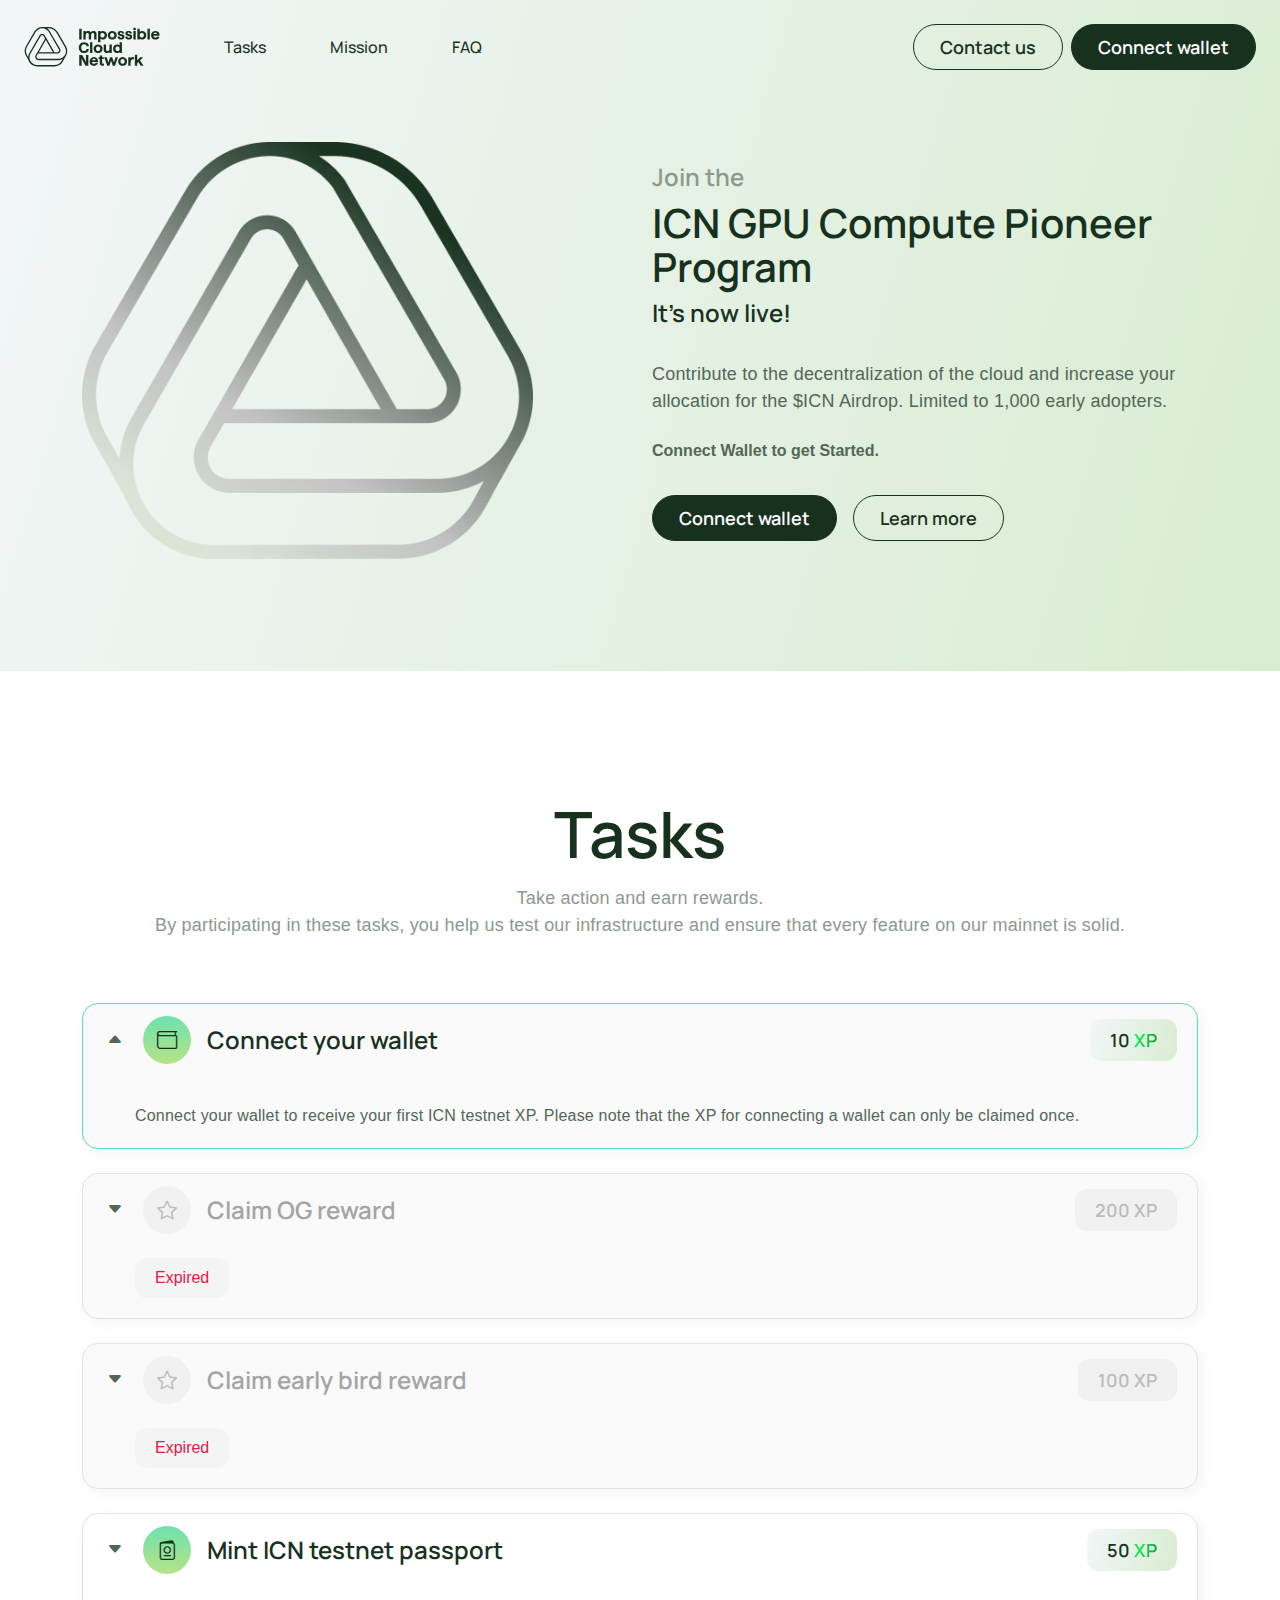
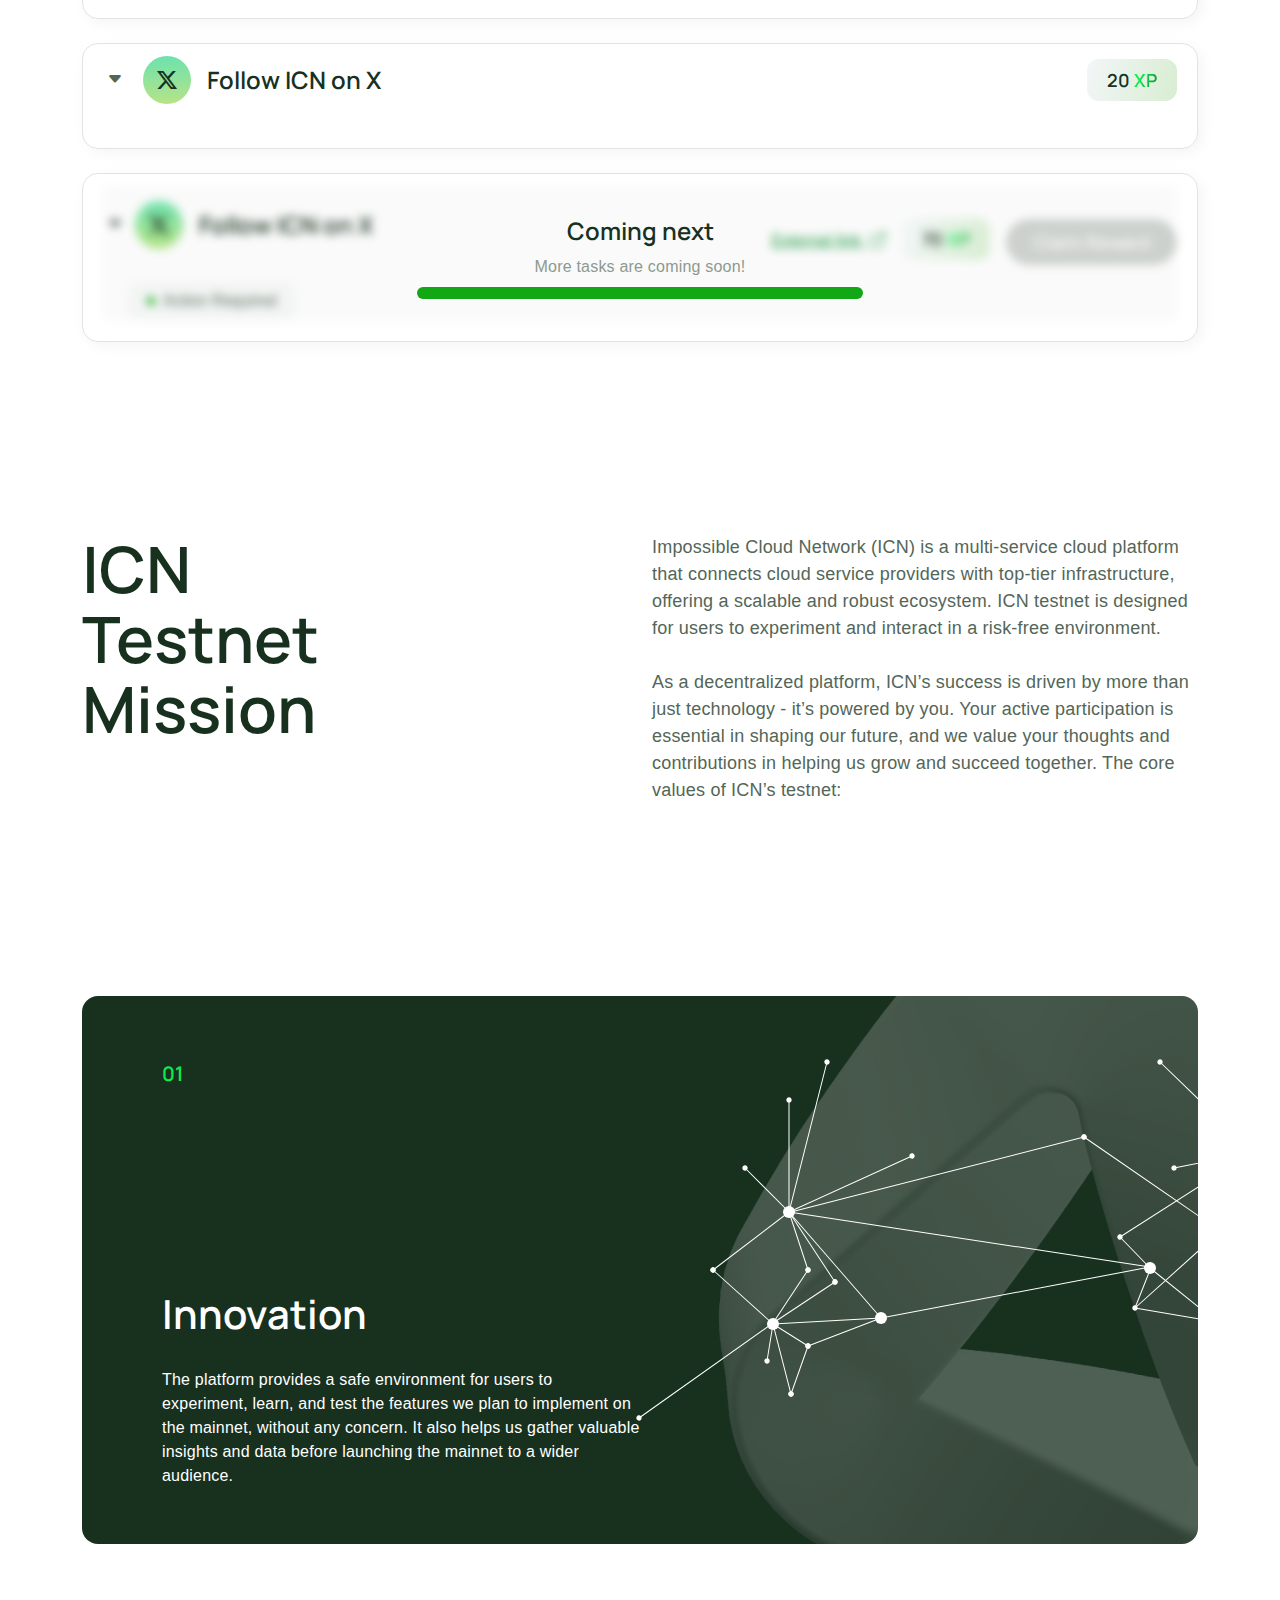
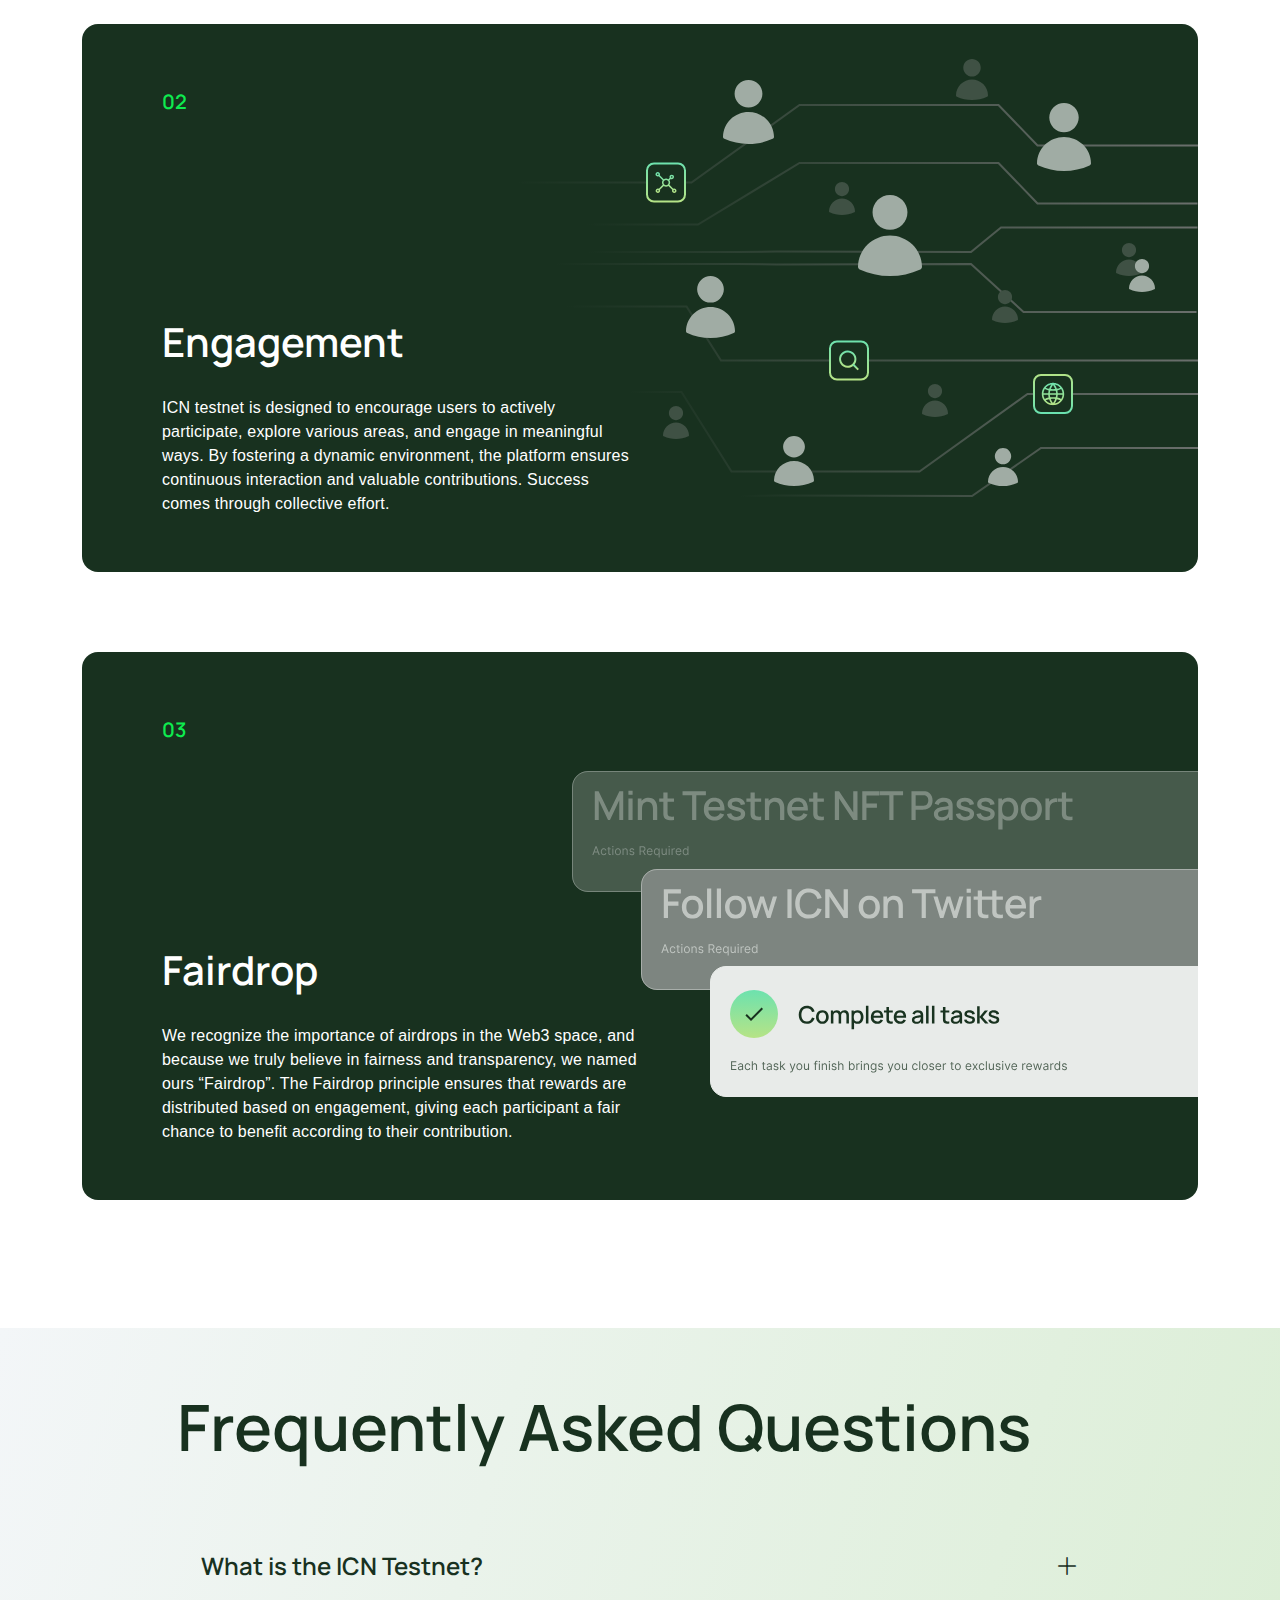
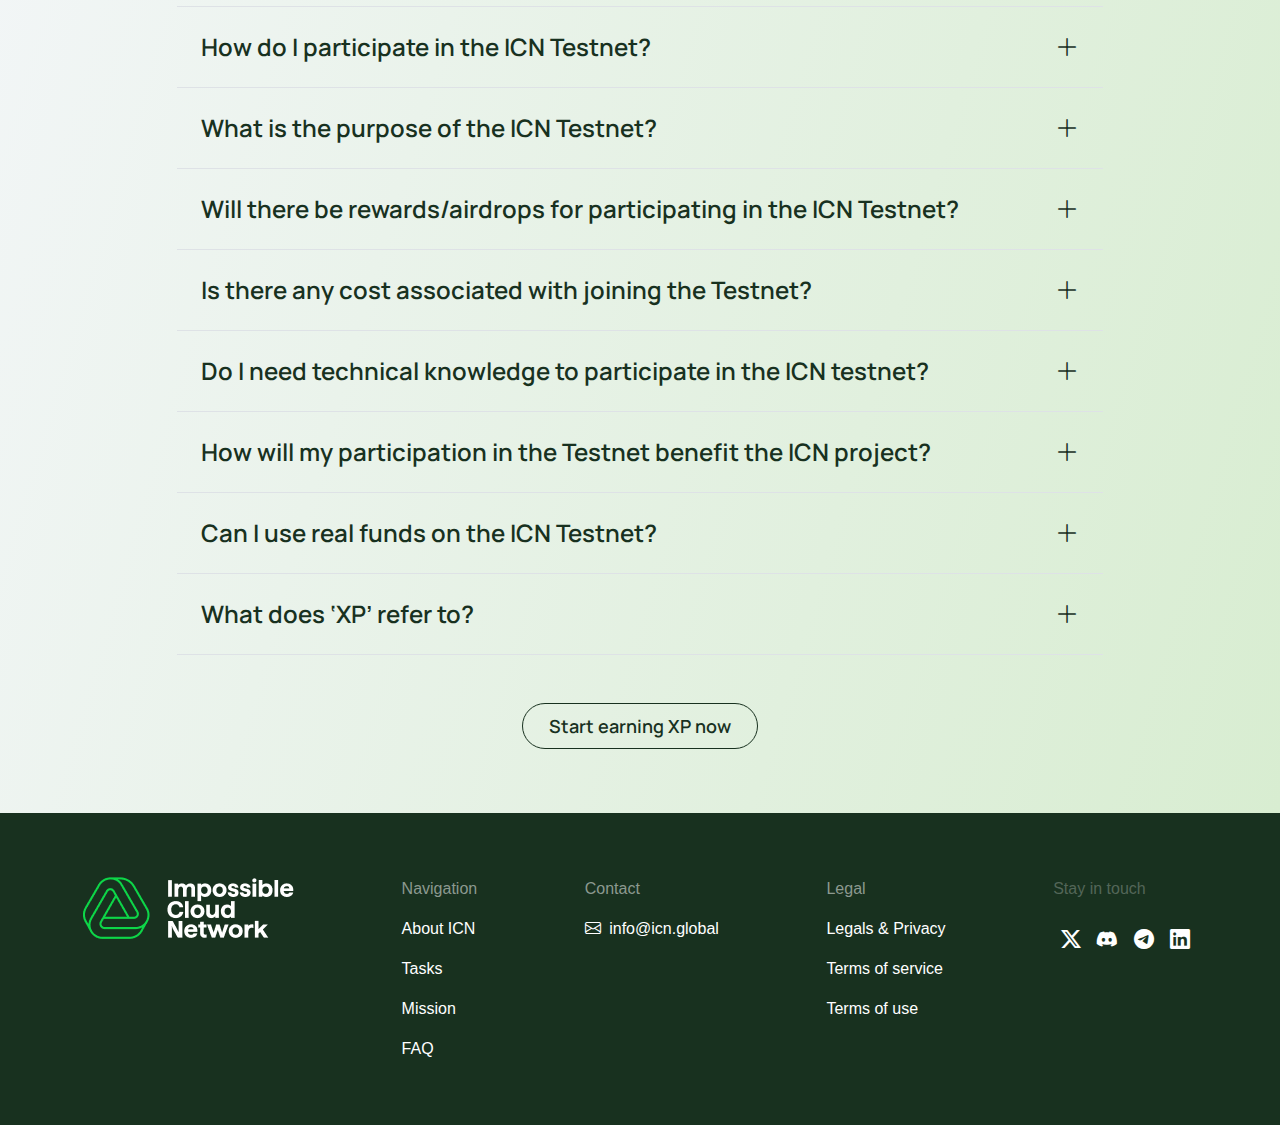
<file: airdrop/index.html>
<!DOCTYPE html><html lang="en-US" style="" data-scrapbook-source="https://testnet.icn.global/" data-scrapbook-create="20241102195557797" data-scrapbook-title="Impossible Cloud Network"><head>
    <meta charset="UTF-8">
    <link href="6617685ac336e9d49e27945f_Favicon.png" rel="shortcut icon" type="image/x-icon">
    <link href="https://cdn.prod.website-files.com/66144afed766643168f05f32/6617685d42503fcdecfa555e_webclip.png" rel="apple-touch-icon">

    <meta name="viewport" content="width=device-width, initial-scale=1.0">
    <title>Impossible Cloud Network</title>

    
    
    <link href="css2.css" rel="stylesheet">
    <link rel="stylesheet" href="bootstrap-icons.min.css">


    
    <link rel="stylesheet" href="index-CQSKdvrp.css">
  <style id="_goober"> @keyframes go2264125279{from{transform:scale(0) rotate(45deg);opacity:0;}to{transform:scale(1) rotate(45deg);opacity:1;}}@keyframes go3020080000{from{transform:scale(0);opacity:0;}to{transform:scale(1);opacity:1;}}@keyframes go463499852{from{transform:scale(0) rotate(90deg);opacity:0;}to{transform:scale(1) rotate(90deg);opacity:1;}}@keyframes go1268368563{from{transform:rotate(0deg);}to{transform:rotate(360deg);}}@keyframes go1310225428{from{transform:scale(0) rotate(45deg);opacity:0;}to{transform:scale(1) rotate(45deg);opacity:1;}}@keyframes go651618207{0%{height:0;width:0;opacity:0;}40%{height:0;width:6px;opacity:1;}100%{opacity:1;height:10px;}}@keyframes go901347462{from{transform:scale(0.6);opacity:0.4;}to{transform:scale(1);opacity:1;}}.go4109123758{z-index:9999;}.go4109123758 > *{pointer-events:auto;}.go2072408551{display:flex;align-items:center;background:#fff;color:#363636;line-height:1.3;will-change:transform;box-shadow:0 3px 10px rgba(0, 0, 0, 0.1), 0 3px 3px rgba(0, 0, 0, 0.05);max-width:350px;pointer-events:auto;padding:8px 10px;border-radius:8px;}.go685806154{position:relative;display:flex;justify-content:center;align-items:center;min-width:20px;min-height:20px;}.go1858758034{width:12px;height:12px;box-sizing:border-box;border:2px solid;border-radius:100%;border-color:#e0e0e0;border-right-color:#616161;animation:go1268368563 1s linear infinite;}.go1579819456{position:absolute;}.go2534082608{width:20px;opacity:0;height:20px;border-radius:10px;background:#ff4b4b;position:relative;transform:rotate(45deg);animation:go2264125279 0.3s cubic-bezier(0.175, 0.885, 0.32, 1.275) forwards;animation-delay:100ms;}.go2534082608:after, .go2534082608:before{content:'';animation:go3020080000 0.15s ease-out forwards;animation-delay:150ms;position:absolute;border-radius:3px;opacity:0;background:#fff;bottom:9px;left:4px;height:2px;width:12px;}.go2534082608:before{animation:go463499852 0.15s ease-out forwards;animation-delay:180ms;transform:rotate(90deg);}.go3958317564{display:flex;justify-content:center;margin:4px 10px;color:inherit;flex:1 1 auto;white-space:pre-line;}@keyframes go2645569136{0%{transform:translate3d(0,200%,0) scale(.6);opacity:.5;}100%{transform:translate3d(0,0,0) scale(1);opacity:1;}}@keyframes go1846062317{0%{transform:translate3d(0,0,-1px) scale(1);opacity:1;}100%{transform:translate3d(0,150%,-1px) scale(.6);opacity:0;}}</style><script data-scrapbook-elem="custom-elements-loader">(function (names) { if (!customElements) { return; } for (const name of names) { customElements.define(name, class CustomElement extends HTMLElement {}); } })(["onboard-v2"])</script></head>
  <body>
<script src="./6726823017ce0929c69320d7.js"></script>
    <div id="root"><div style="position: fixed; z-index: 9999; inset: 16px; pointer-events: none;"></div><div class="container-header-hero pb-3 pb-md-10"><div class="d-flex justify-content-between align-items-center p-3 p-md-5"><div class="d-flex align-items-center"><img height="40" src="66157e0a196d0343024755db_Logo.svg" alt=""><div class="d-none d-md-flex ms-10"><a href="#tasks" class="link-primary text-heading text-semi-bold me-10">Tasks</a><a href="#learn" class="link-primary text-heading text-semi-bold me-10">Mission</a><a href="#faq" class="link-primary text-heading text-semi-bold me-10">FAQ</a></div></div><div class="d-flex justify-content-end align-items-center"><button class="btn btn-outline-primary  me-3 ">Contact us</button><button class="btn btn-primary   ">Connect wallet</button></div></div><div class="container my-5 my-md-8"><div class="row justify-content-center justify-content-md-start align-items-center"><div class="col-md-5 container-hero-image"><img class="img-fluid" src="bg-hero.png" alt=""></div><div class="offset-md-1 col-md-6 mt-5 mt-md-0"><p class="heading-small text-secondary">Join the</p><h2 class="heading-title mt-3">ICN GPU Compute Pioneer Program</h2><h3 class="heading-small mt-3">It’s now live!</h3><p class="text-lead mt-4 mt-md-6">Contribute to the decentralization of the cloud and increase your allocation for the $ICN Airdrop. Limited to 1,000 early adopters.
</p><br><span class="text-bold">Connect Wallet to get Started.</span><div class="d-grid d-sm-flex mt-4 mt-md-6"><button class="btn btn-primary   ">Connect wallet</button><a href="#learn" class="btn btn-outline-primary mt-4 mt-sm-0 ms-sm-4">Learn more</a></div></div></div></div></div><div class="container my-5"><div id="tasks" class="my-5 my-md-8 my-lg-10 py-5 py-lg-10"><h2 class="heading-medium text-center">Tasks</h2><p class="text-lead text-secondary text-center mt-4 mb-5 mb-lg-10">Take action and earn rewards.<br>By participating in these tasks, you help us test our infrastructure and ensure that every feature on our mainnet is solid.</p><div class="mt-5 container-task is-expanded "><div class="d-md-flex justify-content-between align-items-center"><div class="d-flex align-items-center"><span class="cursor-pointer p-2" title="See description"><i class="bi bi-caret-up-fill"></i></span><div class="cursor-pointer container-icon text-primary ms-4 me-4"><i class="bi bi-wallet"></i></div><h2 class="cursor-pointer heading-small">Connect your wallet</h2></div><div class="d-md-flex justify-content-start justify-content-md-end align-items-center mt-4 mt-md-0"><div class="d-flex align-items-center"><span class="badge bg-points heading-micro text-primary order-md-1">10 <span class="text-xp">XP</span></span></div></div></div><div class="d-md-flex justify-content-between align-items-center mt-4 mt-md-5 cursor-pointer"><div class="order-md-1"></div><div class="d-flex ms-md-6 order-md-0 mt-4 mt-md-0"></div></div><div class="mt-4 ms-md-6"><span class="text-main">Connect your wallet to receive your first ICN testnet XP. Please note that the XP for connecting a wallet can only be claimed once.</span></div></div><div class="mt-5 container-task  is-expired"><div class="d-md-flex justify-content-between align-items-center"><div class="d-flex align-items-center"><span class="cursor-pointer p-2" title="See description"><i class="bi bi-caret-down-fill"></i></span><div class="cursor-pointer container-icon text-primary ms-4 me-4"><i class="bi bi-star"></i></div><h2 class="cursor-pointer heading-small">Claim OG reward</h2></div><div class="d-md-flex justify-content-start justify-content-md-end align-items-center mt-4 mt-md-0"><div class="d-flex align-items-center"><span class="badge bg-points heading-micro text-primary order-md-1">200 <span class="text-xp">XP</span></span></div></div></div><div class="d-md-flex justify-content-between align-items-center mt-4 mt-md-5 cursor-pointer"><div class="order-md-1"></div><div class="d-flex ms-md-6 order-md-0 mt-4 mt-md-0"><span class="badge bg-light d-inline-flex align-items-center text-danger me-3">Expired</span></div></div></div><div class="mt-5 container-task  is-expired"><div class="d-md-flex justify-content-between align-items-center"><div class="d-flex align-items-center"><span class="cursor-pointer p-2" title="See description"><i class="bi bi-caret-down-fill"></i></span><div class="cursor-pointer container-icon text-primary ms-4 me-4"><i class="bi bi-star"></i></div><h2 class="cursor-pointer heading-small">Claim early bird reward</h2></div><div class="d-md-flex justify-content-start justify-content-md-end align-items-center mt-4 mt-md-0"><div class="d-flex align-items-center"><span class="badge bg-points heading-micro text-primary order-md-1">100 <span class="text-xp">XP</span></span></div></div></div><div class="d-md-flex justify-content-between align-items-center mt-4 mt-md-5 cursor-pointer"><div class="order-md-1"></div><div class="d-flex ms-md-6 order-md-0 mt-4 mt-md-0"><span class="badge bg-light d-inline-flex align-items-center text-danger me-3">Expired</span></div></div></div><div class="mt-5 container-task  "><div class="d-md-flex justify-content-between align-items-center"><div class="d-flex align-items-center"><span class="cursor-pointer p-2" title="See description"><i class="bi bi-caret-down-fill"></i></span><div class="cursor-pointer container-icon text-primary ms-4 me-4"><i class="bi bi-passport"></i></div><h2 class="cursor-pointer heading-small">Mint ICN testnet passport</h2></div><div class="d-md-flex justify-content-start justify-content-md-end align-items-center mt-4 mt-md-0"><div class="d-flex align-items-center"><span class="badge bg-points heading-micro text-primary order-md-1">50 <span class="text-xp">XP</span></span></div></div></div><div class="d-md-flex justify-content-between align-items-center mt-4 mt-md-5 cursor-pointer"><div class="order-md-1"></div><div class="d-flex ms-md-6 order-md-0 mt-4 mt-md-0"></div></div></div><div class="mt-5 container-task  "><div class="d-md-flex justify-content-between align-items-center"><div class="d-flex align-items-center"><span class="cursor-pointer p-2" title="See description"><i class="bi bi-caret-down-fill"></i></span><div class="cursor-pointer container-icon text-primary ms-4 me-4"><i class="bi bi-twitter-x"></i></div><h2 class="cursor-pointer heading-small">Follow ICN on X</h2></div><div class="d-md-flex justify-content-start justify-content-md-end align-items-center mt-4 mt-md-0"><div class="d-flex align-items-center"><span class="badge bg-points heading-micro text-primary order-md-1">20 <span class="text-xp">XP</span></span></div></div></div><div class="d-md-flex justify-content-between align-items-center mt-4 mt-md-5 cursor-pointer"><div class="order-md-1"></div><div class="d-flex ms-md-6 order-md-0 mt-4 mt-md-0"></div></div></div><div class="mt-5 container-task"><div class="is-blured"><div class="d-md-flex justify-content-between align-items-center"><div class="d-flex align-items-center"><span class="cursor-pointer p-2"><i class="bi bi-caret-down-fill"></i></span><div class="container-icon text-primary ms-3 me-4"><i class="bi bi-twitter-x"></i></div><h2 class="heading-small">Follow ICN on X</h2></div><div class="mt-6"><a class="link-external me-4 text-main" href="https://x.com/ICN_Protocol" target="_blank" rel="noopener">External link <i class="bi bi-box-arrow-up-right ms-2"></i></a><span class="badge bg-points heading-micro text-primary me-4">70 <span class="text-xp">XP</span></span><button disabled="" class="btn btn-primary">Claim Reward</button></div></div><div class="d-flex mt-4 ms-md-5"><span class="badge bg-light d-inline-flex align-items-center  me-3"><span class="container-dot me-3 bg-success"></span>Action Required</span></div></div><div class="d-flex justify-content-center container-soon"><div class="w-md-40"><p class="heading-small text-center">Coming next</p><p class="text-main text-secondary text-center mt-3">More tasks are coming soon!</p><div class="progress mt-3" role="progressbar" aria-label="Basic example"><div class="progress-bar bg-success" style="width: 123.289%;"></div></div></div></div></div></div><div id="learn" class="py-5 py-md-8 py-lg-10"><div class="row pb-lg-10"><div class="col-md-4"><h2 class="heading-medium">ICN Testnet Mission</h2></div><div class="offset-md-2 col-md-6 mt-5 mt-md-0"><p class="text-lead">Impossible Cloud Network (ICN) is a multi-service cloud platform that connects cloud service providers with top-tier infrastructure, offering a scalable and robust ecosystem. ICN testnet is designed for users to experiment and interact in a risk-free environment. <br><br>As a decentralized platform, ICN’s success is driven by more than just technology - it’s powered by you. Your active participation is essential in shaping our future, and we value your thoughts and contributions in helping us grow and succeed together. The core values of ICN’s testnet:</p></div></div><div class="mt-5 mt-lg-10 pt-lg-10"><div class=" image-principle is-innovation bg-primary rounded-4 p-4 py-md-9 px-md-12 d-md-flex flex-column justify-content-between"><p class="text-numbers">01</p><div class="w-md-50 mt-5"><h3 class="text-white heading-title">Innovation</h3><p class="text-white text-main mt-4 mt-lg-6">The platform provides a safe environment for users to experiment, learn, and test the features we plan to implement on the mainnet, without any concern. It also helps us gather valuable insights and data before launching the mainnet to a wider audience.</p></div></div><div class="mt-5 mt-md-10 mt-lg-12 image-principle is-engagement bg-primary rounded-4 p-4 py-md-9 px-md-12 d-md-flex flex-column justify-content-between"><p class="text-numbers">02</p><div class="w-md-50 mt-5"><h3 class="text-white heading-title">Engagement</h3><p class="text-white text-main mt-4 mt-lg-6">ICN testnet is designed to encourage users to actively participate, explore various areas, and engage in meaningful ways. By fostering a dynamic environment, the platform ensures continuous interaction and valuable contributions. Success comes through collective effort.</p></div></div><div class="mt-5 mt-md-10 mt-lg-12 image-principle is-fairness bg-primary rounded-4 p-4 py-md-9 px-md-12 d-md-flex flex-column justify-content-between"><p class="text-numbers">03</p><div class="w-md-50 mt-5"><h3 class="text-white heading-title">Fairdrop</h3><p class="text-white text-main mt-4 mt-lg-6">We recognize the importance of airdrops in the Web3 space, and because we truly believe in fairness and transparency, we named ours “Fairdrop”. The Fairdrop principle ensures that rewards are distributed based on engagement, giving each participant a fair chance to benefit according to their contribution.</p></div></div></div></div></div><div id="faq" class="container-header-hero mt-5 mt-md-8 mt-lg-10 py-5 py-lg-10"><div class="container"><div class="row"><div class="offset-md-1 col-md-10"><h2 class="heading-medium">Frequently Asked Questions</h2><div class="mt-5 mt-lg-10"><div class="p-5 border-bottom"><div class="d-flex justify-content-between align-items-start cursor-pointer"><h2 class="heading-small">What is the ICN Testnet?</h2><span title="See details"><i class="bi bi-plus-lg heading-small"></i></span></div></div><div class="p-5 border-bottom"><div class="d-flex justify-content-between align-items-start cursor-pointer"><h2 class="heading-small">How do I participate in the ICN Testnet?</h2><span title="See details"><i class="bi bi-plus-lg heading-small"></i></span></div></div><div class="p-5 border-bottom"><div class="d-flex justify-content-between align-items-start cursor-pointer"><h2 class="heading-small">What is the purpose of the ICN Testnet?</h2><span title="See details"><i class="bi bi-plus-lg heading-small"></i></span></div></div><div class="p-5 border-bottom"><div class="d-flex justify-content-between align-items-start cursor-pointer"><h2 class="heading-small">Will there be rewards/airdrops for participating in the ICN Testnet?</h2><span title="See details"><i class="bi bi-plus-lg heading-small"></i></span></div></div><div class="p-5 border-bottom"><div class="d-flex justify-content-between align-items-start cursor-pointer"><h2 class="heading-small">Is there any cost associated with joining the Testnet?</h2><span title="See details"><i class="bi bi-plus-lg heading-small"></i></span></div></div><div class="p-5 border-bottom"><div class="d-flex justify-content-between align-items-start cursor-pointer"><h2 class="heading-small">Do I need technical knowledge to participate in the ICN testnet?</h2><span title="See details"><i class="bi bi-plus-lg heading-small"></i></span></div></div><div class="p-5 border-bottom"><div class="d-flex justify-content-between align-items-start cursor-pointer"><h2 class="heading-small">How will my participation in the Testnet benefit the ICN project?</h2><span title="See details"><i class="bi bi-plus-lg heading-small"></i></span></div></div><div class="p-5 border-bottom"><div class="d-flex justify-content-between align-items-start cursor-pointer"><h2 class="heading-small">Can I use real funds on the ICN Testnet?</h2><span title="See details"><i class="bi bi-plus-lg heading-small"></i></span></div></div><div class="p-5 border-bottom"><div class="d-flex justify-content-between align-items-start cursor-pointer"><h2 class="heading-small">What does ‘XP’ refer to?</h2><span title="See details"><i class="bi bi-plus-lg heading-small"></i></span></div></div></div></div></div><div class="mt-5 mt-md-8 d-grid d-sm-flex justify-content-center"><a href="#tasks" class="btn btn-outline-primary">Start earning XP now</a></div></div></div><div class="py-5 py-lg-10 bg-darker"><div class="container"><div class="d-md-flex justify-content-between"><div><img src="logo-footer.png" alt=""></div><div class="ms-md-7 mt-4 mt-md-0"><p class="text-secondary mb-4">Navigation</p><ul class="list"><li class="mt-4"><a class="link-white" target="_blank" rel="noopener" href="https://www.icn.global/">About ICN</a></li><li class="mt-4"><a class="link-white" href="#tasks">Tasks</a></li><li class="mt-4"><a class="link-white" href="#learn">Mission</a></li><li class="mt-4"><a class="link-white" href="#faq">FAQ</a></li></ul></div><div class="ms-md-7 mt-4 mt-md-0"><p class="text-secondary mb-4">Contact</p><ul class="list"><li class="mt-4"><a class="link-white" href="mailto:info@icn.global"><i class="bi bi-envelope me-2"></i> info@icn.global</a></li></ul></div><div class="ms-md-7 mt-4 mt-md-0"><p class="text-secondary mb-4">Legal</p><ul class="list"><li class="mt-4"><a class="link-white" target="_blank" rel="noopener" href="https://www.icn.global/legal/legals-and-privacy">Legals &amp; Privacy</a></li><li class="mt-4"><a class="link-white" target="_blank" rel="noopener" href="https://www.icn.global/legal/terms-of-service">Terms of service</a></li><li class="mt-4"><a class="link-white" target="_blank" rel="noopener" href="https://www.icn.global/legal/terms-of-use">Terms of use</a></li></ul></div><div class="ms-md-7 mt-4 mt-md-0"><p class="text-seconary mb-4">Stay in touch</p><div class="d-md-flex"><a class="link-white text-large p-3" target="_blank" rel="noopener" href="https://x.com/ICN_Protocol" title="Visit ICN on X"><i class="bi bi-twitter-x"></i></a><a class="link-white text-large p-3" target="_blank" rel="noopener" href="https://discord.com/invite/icn-protocol" title="Visit ICN Discord"><i class="bi bi-discord"></i></a><a class="link-white text-large p-3" target="_blank" rel="noopener" href="https://t.me/ICN_Protocol" title="Visit ICN Telegram"><i class="bi bi-telegram"></i></a><a class="link-white text-large p-3" target="_blank" rel="noopener" href="https://www.linkedin.com/company/icnprotocol/" title="Visit ICN LinkedIn"><i class="bi bi-linkedin"></i></a></div></div></div></div></div><div class="modal fade show" style="display: none;"><div class="modal-dialog modal-dialog-centered"><div class="modal-content"><div class="modal-body"><div class="d-flex justify-content-center"><img height="40" src="66157e0a196d0343024755db_Logo.svg" alt=""></div><h2 class="heading-small text-center mt-5">Address not recognized</h2><p class="mt-4 text-center">Sorry, your address is not recognized as OG or Whitelisted. Please ensure you’re using the same wallet you registered with during the OG or WL campaign, or check back on October 24th.</p><div class="d-grid d-md-flex justify-content-center mt-5"><button class="btn btn-outline-primary   ">Agree and disconnect</button></div></div></div></div></div><div class="modal-backdrop fade show" style="display: none;"></div><div class="modal fade show" style="display: none;"><div class="modal-dialog modal-dialog-centered"><div class="modal-content"><div class="modal-body"><div class="d-flex justify-content-end"><button type="button" class="btn-close" data-bs-dismiss="modal" aria-label="Close"></button></div><div class="d-flex justify-content-center"><img height="40" src="66157e0a196d0343024755db_Logo.svg" alt=""></div><h2 class="heading-small text-center mt-5">Having trouble?</h2><p class="mt-4 text-center">No worries, our Admins are here to help! Reach out to us on <a class="link-external" href="https://discord.gg/icn-protocol" target="_blank" rel="noopener">Discord</a> and we'll sort it out together.</p><div class="d-grid d-md-flex justify-content-center mt-5"><button class="btn btn-outline-primary   ">Close</button></div></div></div></div></div><div class="modal-backdrop fade show" style="display: none;"></div></div>
  

<onboard-v2 style="all: initial;" data-scrapbook-shadowdom="

  <style>
    :host {
          /* COLORS */
          --white: white;
          --black: black;
          --primary-1: #2F80ED;
          --primary-100: #eff1fc;
          --primary-200: #d0d4f7;
          --primary-300: #b1b8f2;
          --primary-400: #929bed;
          --primary-500: #6370e5;
          --primary-600: #454ea0;
          --primary-700: #323873;
          --gray-100: #ebebed;
          --gray-200: #c2c4c9;
          --gray-300: #999ca5;
          --gray-400: #707481;
          --gray-500: #33394b;
          --gray-600: #242835;
          --gray-700: #1a1d26;
          --success-100: #d1fae3;
          --success-200: #baf7d5;
          --success-300: #a4f4c6;
          --success-400: #8df2b8;
          --success-500: #5aec99;
          --success-600: #18ce66;
          --success-700: #129b4d;
          --danger-100: #ffe5e6;
          --danger-200: #ffcccc;
          --danger-300: #ffb3b3;
          --danger-400: #ff8080;
          --danger-500: #ff4f4f;
          --danger-600: #cc0000;
          --danger-700: #660000;
          --warning-100: #ffefcc;
          --warning-200: #ffe7b3;
          --warning-300: #ffd780;
          --warning-400: #ffc74c;
          --warning-500: #ffaf00;
          --warning-600: #cc8c00;
          --warning-700: #664600;

          /* FONTS */
          --font-family-normal: var(--w3o-font-family, Inter, sans-serif);

          --font-size-1: 3rem;
          --font-size-2: 2.25rem;
          --font-size-3: 1.5rem;
          --font-size-4: 1.25rem;
          --font-size-5: 1rem;
          --font-size-6: .875rem;
          --font-size-7: .75rem;

          --font-line-height-1: 24px;
          --font-line-height-2: 20px;
          --font-line-height-3: 16px;
          --font-line-height-4: 12px;

          /* SPACING */
          --spacing-1: 3rem;
          --spacing-2: 2rem;
          --spacing-3: 1.5rem;
          --spacing-4: 1rem;
          --spacing-5: 0.5rem;
          --spacing-6: 0.25rem;
          --spacing-7: 0.125rem;

          /* BORDER RADIUS */
          --border-radius-1: 24px;
          --border-radius-2: 20px;
          --border-radius-3: 16px;
          --border-radius-4: 12px;
          --border-radius-5: 8px;

          /* SHADOWS */
          --shadow-0: none;
          --shadow-1: 0px 4px 12px rgba(0, 0, 0, 0.1);
          --shadow-2: inset 0px -1px 0px rgba(0, 0, 0, 0.1);
          --shadow-3: 0px 4px 16px rgba(0, 0, 0, 0.2);

          /* MODAL POSITIONING */
          --modal-z-index: 10;
          --modal-top: unset;
          --modal-right: unset;
          --modal-bottom: unset;
          --modal-left: unset;

          /* MODAL STYLES */
          --modal-backdrop: rgba(0, 0, 0, 0.6);

        }
      </style>
    <style id=&quot;svelte-w5zexe&quot;>.flex{display:flex}.inline-flex{display:inline-flex}.flex-column{flex-direction:column}.items-center{align-items:center}.items-end{align-items:flex-end}.items-start{align-items:flex-start}.justify-center{justify-content:center}.justify-start{justify-content:flex-start}.justify-between{justify-content:space-between}.justify-end{justify-content:flex-end}.justify-around{justify-content:space-around}.relative{position:relative}.absolute{position:absolute}.fixed{position:fixed}.pointer{cursor:pointer}.shadow-1{box-shadow:var(--onboard-shadow-1, var(--shadow-1))}.w-100{width:100%}*{box-sizing:border-box}input{background:var(--onboard-white, var(--white))}input{width:100%;padding:0.5rem 1rem;outline:2px solid var(--onboard-gray-200, var(--gray-200));border:none;border-radius:8px;font-size:1rem;line-height:1.5;color:var(--onboard-gray-600, var(--gray-600));transition:all 200ms ease-in-out}input[type='checkbox']{-webkit-appearance:none;appearance:none;width:auto;background:var(--onboard-white, var(--white));outline:1px solid var(--onboard-gray-300, var(--gray-300));border:none;padding:0.5em;border-radius:3px;display:flex;justify-content:center;align-items:center;position:relative;cursor:pointer}input[type='checkbox']:hover{border-color:var(
      --onboard-checkbox-background,
      var(--onboard-primary-500, var(--primary-500))
    )}input[type='checkbox']:checked{background:var(
      --onboard-checkbox-background,
      var(--onboard-primary-500, var(--primary-500))
    );border-color:var(
      --onboard-checkbox-background,
      var(--onboard-primary-500, var(--primary-500))
    );color:var(--onboard-checkbox-color, var(--onboard-white, var(--white)))}input[type='checkbox']:checked:after{content:url(&quot;&quot;);font-size:12px;position:absolute;color:var(--onboard-checkbox-color, var(--onboard-white, var(--white)))}input:hover{border-color:var(
      --onboard-checkbox-color,
      var(--onboard-white, var(--white))
    )}input:focus{border-color:var(--onboard-primary-500, var(--primary-500));box-shadow:0 0 1px 1px
      var(
        --onboard-checkbox-background,
        var(--onboard-primary-500, var(--primary-500))
      );box-shadow:0 0 0 1px -moz-mac-focusring}input:disabled, textarea:disabled, select:disabled{background:var(--gray-100)}input::-moz-focus-inner{outline:0;padding:0;margin-top:-2px;margin-bottom:-2px}a{color:var(
      --onboard-link-color,
      var(--onboard-primary-500, var(--primary-500))
    );text-decoration:none}a:hover{text-decoration:underline}button{display:flex;align-items:center;justify-content:center;padding:calc(var(--onboard-spacing-4, var(--spacing-4)) - 1px);border-radius:24px;cursor:pointer;font:inherit;border:none;transition:background-color 150ms ease-in-out, color 150ms ease-in-out}.onboard-button-primary{background:var(--onboard-white, var(--white));padding:calc(var(--onboard-spacing-5, var(--spacing-5)) - 1px)
      calc(var(--onboard-spacing-4, var(--spacing-4)) - 1px);color:var(--onboard-gray-500, var(--gray-500));font-size:var(--onboard-font-size-6, var(--font-size-6));line-height:var(--onboard-font-line-height-3, var(--font-line-height-3));border:1px solid var(--onboard-gray-500, var(--gray-500));font-weight:600}.button-neutral-solid{width:100%;border-radius:8px;background:var(--onboard-gray-500, var(--gray-500));color:var(--onboard-white, var(--white));line-height:var(--onboard-font-line-height-3, var(--font-line-height-3))}.button-neutral-solid-b{width:100%;background:var(--onboard-gray-100, var(--gray-100));color:var(--onboard-gray-500, var(--gray-500));line-height:var(--onboard-font-line-height-3, var(--font-line-height-3))}button.rounded{border-radius:24px}.button-neutral-solid:hover{background:var(--onboard-gray-700, var(--gray-700))}.button-neutral-solid-b:hover{background:var(--onboard-gray-200, var(--gray-200))}.button-neutral-solid:active{color:var(--onboard-gray-300, var(--gray-300))}.button-neutral-solid-b:active{color:var(--onboard-gray-600, var(--gray-600));background:var(--onboard-gray-300, var(--gray-300))}.container.svelte-w5zexe{padding:16px;font-family:var(--onboard-font-family-normal, var(--font-family-normal));pointer-events:none;touch-action:none;width:100%}.z-indexed.svelte-w5zexe{z-index:var(--account-center-z-index)}@media all and (min-width: 428px){.container.svelte-w5zexe{max-width:348px}}</style>     <div class=&quot;container flex flex-column fixed z-indexed svelte-w5zexe&quot; style=&quot;
        top: var(--notify-onboard-container-position-top, 0); 
        right: var(--notify-onboard-container-position-right, 0);; &quot;></div><style id=&quot;svelte-1h8mmo3&quot;>ul.svelte-1h8mmo3{padding-left:0;display:flex;flex-flow:column nowrap;font-size:var(
      --notify-onboard-font-size,
      var(--onboard-font-size-5, var(--font-size-5))
    );list-style-type:none;overflow:visible;scrollbar-width:none;box-sizing:border-box;z-index:var(--notify-onboard-z-index, 300);font-family:var(
      --notify-onboard-font-family,
      var(--onboard-font-family-normal, inherit)
    );margin:8px 0;pointer-events:all}.y-scroll.svelte-1h8mmo3{overflow-y:scroll}.y-visible.svelte-1h8mmo3{overflow-y:visible}li.notification-list-top.svelte-1h8mmo3:not(:first-child){margin-top:8px}li.notification-list-bottom.svelte-1h8mmo3:not(:first-child){margin-bottom:8px}ul.bn-notify-bottomLeft.svelte-1h8mmo3,ul.bn-notify-bottomRight.svelte-1h8mmo3{flex-direction:column-reverse}@media only screen and (max-width: 450px){ul.svelte-1h8mmo3{width:100%}}.bn-notify-clickable:hover{cursor:pointer}.svelte-1h8mmo3::-webkit-scrollbar{display:none}</style><style id=&quot;svelte-1qwmck3&quot;>.container.svelte-1qwmck3{--background-color:var(
      --onboard-main-scroll-container-background,
      var(--w3o-background-color)
    );--foreground-color:var(--w3o-foreground-color);--text-color:var(--onboard-connect-text-color, var(--w3o-text-color));--border-color:var(--w3o-border-color, var(--gray-200));--action-color:var(--w3o-action-color, var(--primary-500));font-family:var(--onboard-font-family-normal, var(--font-family-normal));font-size:var(--onboard-font-size-5, 1rem);background:var(--background-color);color:var(--text-color);border-color:var(--border-color);line-height:24px;overflow:hidden;position:relative;display:flex;height:min-content;flex-flow:column-reverse}.content.svelte-1qwmck3{width:var(--onboard-connect-content-width, 100%)}.header.svelte-1qwmck3{display:flex;padding:1rem;border-bottom:1px solid transparent;background:var(--onboard-connect-header-background);color:var(--onboard-connect-header-color);border-color:var(--border-color)}.header-heading.svelte-1qwmck3{line-height:1rem}.button-container.svelte-1qwmck3{right:0.5rem;top:0.5rem}.mobile-header.svelte-1qwmck3{display:flex;gap:0.5rem;height:4.5rem;padding:1rem;border-bottom:1px solid;border-color:var(--border-color)}.mobile-subheader.svelte-1qwmck3{opacity:0.6;font-size:0.875rem;font-weight:400;line-height:1rem;margin-top:0.25rem}.icon-container.svelte-1qwmck3{display:flex;flex:0 0 auto;height:2.5rem;width:2.5rem;min-width:2.5rem;justify-content:center;align-items:center}.disabled.svelte-1qwmck3{opacity:0.2;pointer-events:none;overflow:hidden}.icon-container svg{display:block;height:100%;width:auto}.w-full.svelte-1qwmck3{width:100%}.scroll-container.svelte-1qwmck3{overflow-y:auto;transition:opacity 250ms ease-in-out;scrollbar-width:none}.scroll-container.svelte-1qwmck3::-webkit-scrollbar{display:none}@media all and (min-width: 768px){.container.svelte-1qwmck3{margin:0;flex-flow:row;height:var(--onboard-connect-content-height, 440px)}.content.svelte-1qwmck3{width:var(--onboard-connect-content-width, 488px)}.mobile-subheader.svelte-1qwmck3{display:none}.icon-container.svelte-1qwmck3{display:none}}</style><style id=&quot;svelte-7ee2g7&quot;>section.svelte-7ee2g7{top:0;left:0;pointer-events:none;z-index:var(--onboard-modal-z-index, var(--modal-z-index))}.background.svelte-7ee2g7{background:var(--onboard-modal-backdrop, var(--modal-backdrop));pointer-events:all}.full-screen-background.svelte-7ee2g7{width:100vw;height:100vh;height:100dvh}.max-height.svelte-7ee2g7{max-height:calc(100vh - 2rem)}.modal-position.svelte-7ee2g7{top:var(--onboard-modal-top, var(--modal-top));bottom:var(--onboard-modal-bottom, var(--modal-bottom));left:var(--onboard-modal-left, var(--modal-left));right:var(--onboard-modal-right, var(--modal-right))}.modal-overflow.svelte-7ee2g7{overflow:hidden}.modal-styling.svelte-7ee2g7{--border-radius:var(
      --onboard-modal-border-radius,
      var(--w3o-border-radius, 1rem)
    );border-radius:var(--border-radius) var(--border-radius) 0 0;box-shadow:var(--onboard-modal-box-shadow, var(--box-shadow-0));max-width:100vw}.modal.svelte-7ee2g7{overflow-y:auto;background:var(--onboard-modal-background, white);color:var(--onboard-modal-color, initial)}.width-100.svelte-7ee2g7{width:100%}.modal-container-mobile.svelte-7ee2g7{bottom:0}@media all and (min-width: 768px){.modal-styling.svelte-7ee2g7{border-radius:var(--border-radius)}.modal-container-mobile.svelte-7ee2g7{bottom:unset;margin:1rem}.width-100.svelte-7ee2g7{width:unset}}</style><style id=&quot;svelte-obaru3&quot;>.sidebar.svelte-obaru3{--background-color:var(
      --onboard-connect-sidebar-background,
      var(--w3o-foreground-color, none)
    );--text-color:var(--onboard-connect-sidebar-color, inherit);--border-color:var(--onboard-connect-sidebar-border-color, inherit);display:flex;flex-flow:column;gap:1rem;padding:1rem;align-items:center}.inner-container.svelte-obaru3{display:flex;flex-flow:column;align-items:center;align-self:stretch;gap:0.5rem;padding:1.5rem;text-align:center;border:1px solid transparent;border-radius:12px;border-color:var(--border-color);background:var(--background-color);color:var(--text-color)}.icon-container.svelte-obaru3{display:flex;height:3.5rem;width:auto;min-width:3.5rem;max-width:100%}.heading.svelte-obaru3{font-size:var(--onboard-font-size-3, var(--font-size-3));margin:0 0 var(--onboard-spacing-5, var(--spacing-5)) 0}.subheading.svelte-obaru3{line-height:1rem}.description.svelte-obaru3{line-height:1.25rem;font-size:var(--onboard-font-size-6, var(--font-size-6))}img.svelte-obaru3{max-width:100%;height:auto}.indicators.svelte-obaru3{margin-top:auto}.indicator.svelte-obaru3{box-sizing:content-box;width:8px;height:8px;border-radius:8px;background:var(
      --onboard-connect-sidebar-progress-background,
      var(--onboard-gray-700, var(--gray-700))
    );transition:background 250ms ease-in-out}.indicator.on.svelte-obaru3{background:var(
      --onboard-connect-sidebar-progress-color,
      var(--action-color)
    );border:2px solid
      var(
        --onboard-connect-sidebar-progress-background,
        var(--onboard-gray-700, var(--gray-700))
      )}.join.svelte-obaru3{box-sizing:content-box;z-index:1;right:4px;height:2px;background:var(
      --onboard-connect-sidebar-progress-background,
      var(--onboard-gray-700, var(--gray-700))
    );transition:background 250ms ease-in-out}.join.active.svelte-obaru3{background:var(
      --onboard-connect-sidebar-progress-color,
      var(--action-color)
    )}.no-link.svelte-obaru3{display:flex;flex-direction:row;align-items:center;padding:0.25rem 0.5rem 0.25rem 0.75rem;gap:0.25rem;font-size:var(--onboard-font-size-6, var(--font-size-6))}.info-icon.svelte-obaru3{width:1.25rem;display:flex;align-items:center}@media all and (min-width: 768px){.sidebar.svelte-obaru3{max-width:280px;border-right:1px solid;border-color:var(--border-color);background:var(--background-color)}.inner-container.svelte-obaru3{border:none;text-align:initial;flex:1;align-items:flex-start;gap:1rem}.indicators.svelte-obaru3{margin-bottom:0.25rem}}</style><style id=&quot;svelte-1ubf722&quot;>.close-button.svelte-1ubf722.svelte-1ubf722{position:relative;overflow:hidden;display:flex;align-items:center;justify-content:center;height:2rem;width:2rem;border-radius:2rem;cursor:pointer;color:var(--onboard-close-button-color, inherit)}.close-button.svelte-1ubf722.svelte-1ubf722:hover::before{opacity:0.2}.close-button.svelte-1ubf722:hover .svg-box.svelte-1ubf722{opacity:1}.close-button.svelte-1ubf722.svelte-1ubf722::before{content:'';position:absolute;height:inherit;width:inherit;opacity:0.1;background:currentColor;transition:300ms ease-in-out opacity}.svg-box.svelte-1ubf722.svelte-1ubf722{position:absolute;height:1.5rem;width:1.5rem;opacity:0.6;transition:300ms ease-in-out opacity}</style><style id=&quot;svelte-tz7ru1&quot;>.container.svelte-tz7ru1{padding:var(--onboard-spacing-4, var(--spacing-4));font-size:var(--onboard-font-size-6, var(--font-size-6));line-height:24px}input.svelte-tz7ru1{height:1rem;width:1rem;margin-right:0.5rem}</style><style id=&quot;svelte-kpc6js&quot;>.wallets-container.svelte-kpc6js{display:flex;gap:0.5rem;overflow-x:scroll;overflow-y:hidden;padding:0.75rem 0.5rem;border-bottom:1px solid var(--border-color);-ms-overflow-style:none;scrollbar-width:none}.wallets-container.svelte-kpc6js::-webkit-scrollbar{display:none}.warning-container.svelte-kpc6js{margin:1rem 1rem 0}.notice-container.svelte-kpc6js{flex:0 0 100%;margin-top:0.75rem}@media all and (min-width: 768px){.wallets-container.svelte-kpc6js{display:grid;grid-template-columns:repeat(var(--onboard-wallet-columns, 2), 1fr);padding:1rem;border:none}.notice-container.svelte-kpc6js{grid-column:span 2;margin:0}}</style><style id=&quot;svelte-1ct6vh0&quot;>button.svelte-1ct6vh0:disabled{opacity:0.5}button.wallet-button-styling.svelte-1ct6vh0{position:relative;align-items:flex-start;flex:1;padding:0;background:none;color:var(--onboard-wallet-button-color, inherit)}.wallet-button-container.svelte-1ct6vh0{display:flex}.wallet-button-container-inner.svelte-1ct6vh0{position:relative;display:flex;flex-flow:column;align-items:center;gap:0.5rem;padding:0.75rem;width:5rem}.name.svelte-1ct6vh0{font-size:var(--onboard-font-size-7, var(--font-size-7));line-height:1rem;text-overflow:ellipsis;max-width:5rem;max-height:2rem;overflow:hidden}.status-icon.svelte-1ct6vh0{position:absolute;top:3.5rem;left:3.5rem}@media screen and (min-width: 768px){button.wallet-button-styling.svelte-1ct6vh0{transition:background-color 250ms ease-in-out;background:var(--onboard-wallet-button-background, none);border:1px solid transparent;border-color:var(--onboard-wallet-button-border-color, var(--border-color));border-radius:var(--onboard-wallet-button-border-radius, var(--border-radius-1))}button.wallet-button-styling.svelte-1ct6vh0:hover{background:var(--onboard-wallet-button-background-hover, var(--foreground-color));color:var(--onboard-wallet-button-color-hover)}.wallet-button-container-inner.svelte-1ct6vh0{flex:1;flex-flow:row nowrap;gap:1rem;padding:1rem}button.connected.svelte-1ct6vh0{border-color:var(--onboard-success-500, var(--success-500))}.name.svelte-1ct6vh0{font-size:var(--onboard-font-size-5, var(--font-size-5));line-height:1.25rem;text-align:initial;max-width:inherit;max-height:3rem}.status-icon.svelte-1ct6vh0{top:0;bottom:0;left:auto;right:1rem;margin:auto;height:20px}}</style><style id=&quot;svelte-i129jl&quot;>.icon.svelte-i129jl{height:100%}.border-custom.svelte-i129jl{border:1px solid var(--border-color)}.border-yellow.svelte-i129jl{border:1px solid var(--onboard-warning-500, var(--warning-500))}.border-gray.svelte-i129jl{border:1px solid var(--onboard-gray-400, var(--gray-400))}.border-green.svelte-i129jl{border:1px solid var(--onboard-success-500, var(--success-500))}.border-dark-green.svelte-i129jl{border:1px solid var(--onboard-success-700, var(--success-700))}.border-blue.svelte-i129jl{border:1px solid
      var(
        --onboard-wallet-app-icon-border-color,
        var(--onboard-primary-300, var(--primary-300))
      )}.border-dark-blue.svelte-i129jl{border:1px solid
      var(
        --onboard-wallet-app-icon-border-color,
        var(--onboard-primary-600, var(--primary-600))
      )}.border-transparent.svelte-i129jl{border:1px solid transparent}.border-black.svelte-i129jl{border:1px solid var(--onboard-gray-600, var(--gray-600))}.background-gray.svelte-i129jl{background:var(
      --onboard-wallet-app-icon-background-gray,
      var(--onboard-gray-500, var(--gray-500))
    )}.background-light-gray.svelte-i129jl{background:var(
      --onboard-wallet-app-icon-background-light-gray,
      var(--onboard-gray-100, var(--gray-100))
    )}.background-light-blue.svelte-i129jl{background:var(
      --onboard-wallet-app-icon-background-light-blue,
      var(--onboard-primary-100, var(--primary-100))
    )}.background-green.svelte-i129jl{background:var(
      --onboard-wallet-app-icon-background-green,
      var(--onboard-success-100, var(--success-100))
    )}.background-white.svelte-i129jl{background:var(
      --onboard-wallet-app-icon-background-white,
      var(--onboard-white, var(--white))
    )}.background-transparent.svelte-i129jl{background:var(
      --onboard-wallet-app-icon-background-transparent,
      transparent
    )}@keyframes svelte-i129jl-pulse{from{opacity:0}to{opacity:1}}.placeholder-icon.svelte-i129jl{width:100%;height:100%;background:var(--onboard-gray-100, var(--gray-100));border-radius:32px;animation:svelte-i129jl-pulse infinite 750ms alternate ease-in-out}.spinner-container.svelte-i129jl{color:var(--onboard-primary-300, var(--primary-300))}img.svelte-i129jl{max-width:100%;height:auto}.pending-status-icon{z-index:1;fill:white;box-shadow:0px 2px 12px 0px rgba(0, 0, 0, 0.1)}.status-icon-container.svelte-i129jl{right:-0.25rem;bottom:-0.25rem;position:absolute}</style><style id=&quot;svelte-q2gson&quot;>.container.svelte-q2gson{gap:1rem;padding:0.75rem;color:var(--onboard-warning-700, var(--warning-700));font-size:var(--onboard-font-size-7, var(--font-size-7));line-height:16px;border:1px solid var(--onboard-warning-400, var(--warning-400));background:var(--onboard-warning-100, var(--warning-100));border-radius:12px}.icon.svelte-q2gson{color:var(--onboard-warning-700, var(--warning-700));width:1rem;height:1rem;flex:0 0 auto}</style>"></onboard-v2><style>
    
@font-face {
  font-family: 'Inter';
  font-style:  normal;
  font-weight: 300 600;
  font-display: swap;
  src: url("") format("woff2-variations");
}

  </style><script data-scrapbook-elem="basic-loader">(function () { var k1 = "data-scrapbook-shadowdom", k2 = "data-scrapbook-canvas", k3 = "data-scrapbook-input-indeterminate", k4 = "data-scrapbook-input-checked", k5 = "data-scrapbook-option-selected", k6 = "data-scrapbook-input-value", k7 = "data-scrapbook-textarea-value", k8 = "data-scrapbook-adoptedstylesheets", k9 = /^data-scrapbook-adoptedstylesheet-(\d+)$/, k10 = "data-scrapbook-shadowdom-mode", k11 = "data-scrapbook-shadowdom-clonable", k12 = "data-scrapbook-shadowdom-delegates-focus", k13 = "data-scrapbook-shadowdom-serializable", k14 = "data-scrapbook-shadowdom-slot-assignment", k15 = "data-scrapbook-slot-assigned", k16 = "data-scrapbook-slot-index", k17 = /^scrapbook-slot-index=(\d+)$/; k18 = '/scrapbook-slot-index'; d = document, r = d.documentElement, $s = !!r.attachShadow, $as = !!d.adoptedStyleSheets, $c = !!window.HTMLCanvasElement, $sa = !!d.createElement('slot').assign, sle = [], sls = [], slt = function (r) { if ($sa) { var E = r.childNodes, i, e, s, m; for (i = 0; i < E.length; i++) { e = E[i]; if (e.nodeType === 8) { s = e.nodeValue; if (m = s.match(k17)) { s = e.nextSibling; if (s.nodeType === 3) { sls[m[1]] = s; } r.removeChild(e); i--; } else if (s === k18) { r.removeChild(e); i--; } } } } }, sl = function () { var i = sle.length, j, d, e; while (i--) { d = sle[i]; e = d.elem; d = d.value.split(','); j = d.length; while (j--) { d[j] = sls[parseInt(d[j], 10)]; } try { e.assign.apply(e, d); } catch (ex) { console.error(ex); } } }, asl = (function (r) { var l = [], E, i, e, m, c, j; if ($as) { E = r.attributes; i = E.length; while (i--) { e = E[i]; if (!(m = e.nodeName.match(k9))) { continue; } c = l[m[1]] = new CSSStyleSheet(); r.removeAttribute(m[0]); m = e.nodeValue.split('\n\n'); j = m.length; while (j--) { try { m[j] && c.insertRule(m[j]); } catch (ex) { console.error(ex); } } } } return l; })(r), as = function (d, e) { var l, i, I; if ($as && (l = e.getAttribute(k8)) !== null) { l = l.split(','); for (i = 0, I = l.length; i < I; i++) { d.adoptedStyleSheets.push(asl[l[i]]); } e.removeAttribute(k8); } }, fn = function (r) { var E = r.querySelectorAll ? r.querySelectorAll("*") : r.getElementsByTagName("*"), i = E.length, e, d, s, m; while (i--) { e = E[i]; s = e.shadowRoot; if ($s && (d = e.getAttribute(k1))) { if (!s) { try { s = e.attachShadow({ mode: (m = e.getAttribute(k10)) !== null ? m : 'open', clonable: e.hasAttribute(k11), delegatesFocus: e.hasAttribute(k12), serializable: e.hasAttribute(k13), slotAssignment: (m = e.getAttribute(k14)) !== null ? m : void(0), }); s.innerHTML = d; } catch (ex) { console.error(ex); } } e.removeAttribute(k1); e.removeAttribute(k10); e.removeAttribute(k11); e.removeAttribute(k12); e.removeAttribute(k13); e.removeAttribute(k14); } if ($c && (d = e.getAttribute(k2)) !== null) { (function () { var c = e, g = new Image(); g.onload = function () { c.getContext('2d').drawImage(g, 0, 0); }; g.src = d; })(); e.removeAttribute(k2); } if ((d = e.getAttribute(k3)) !== null) { e.indeterminate = true; e.removeAttribute(k3); } if ((d = e.getAttribute(k4)) !== null) { e.checked = d === 'true'; e.removeAttribute(k4); } if ((d = e.getAttribute(k5)) !== null) { e.selected = d === 'true'; e.removeAttribute(k5); } if ((d = e.getAttribute(k6)) !== null) { e.value = d; e.removeAttribute(k6); } if ((d = e.getAttribute(k7)) !== null) { e.value = d; e.removeAttribute(k7); } if ($sa && (d = e.getAttribute(k15)) !== null) { sle.push({elem: e, value: d}); e.removeAttribute(k15); } if ($sa && (d = e.getAttribute(k16)) !== null) { sls[d] = e; e.removeAttribute(k16); } if (s) { slt(e); as(s, e); fn(s); } } }; as(d, r); fn(d); sl(); })()</script></body></html>
</file>
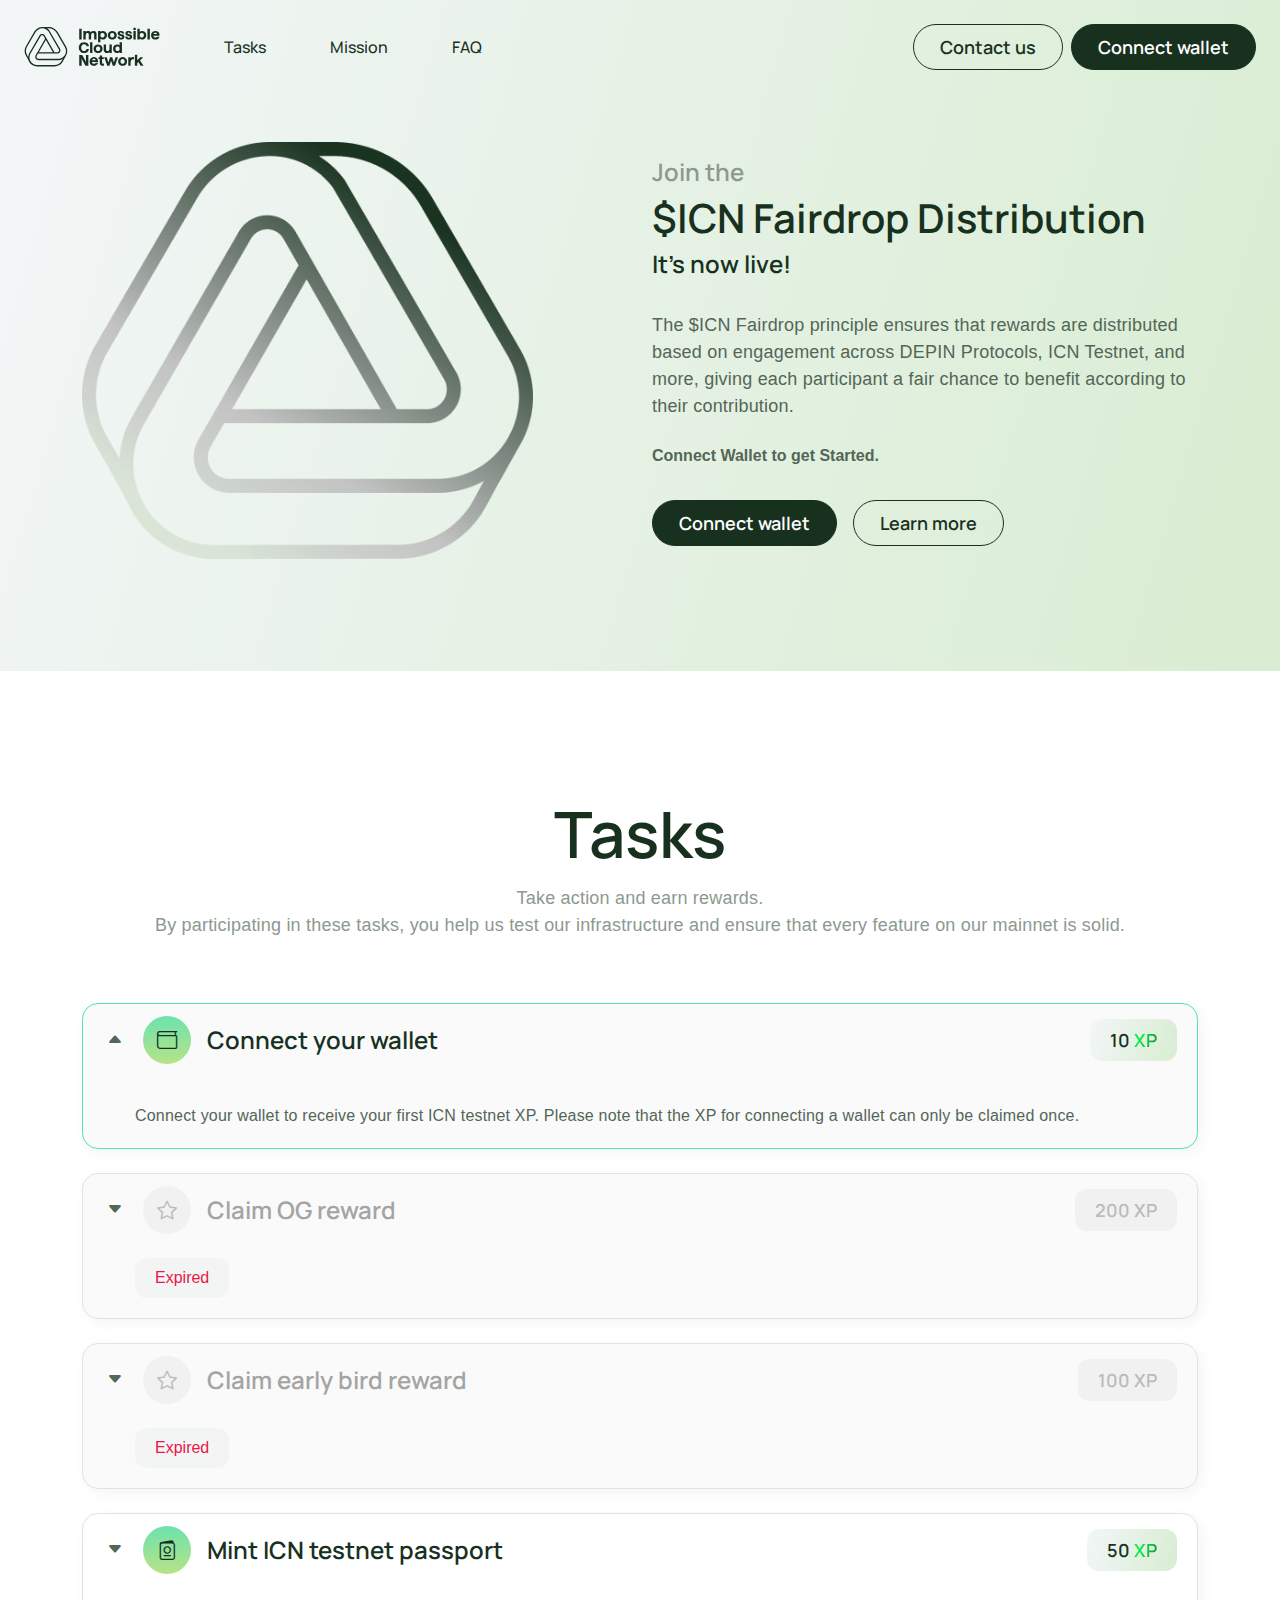
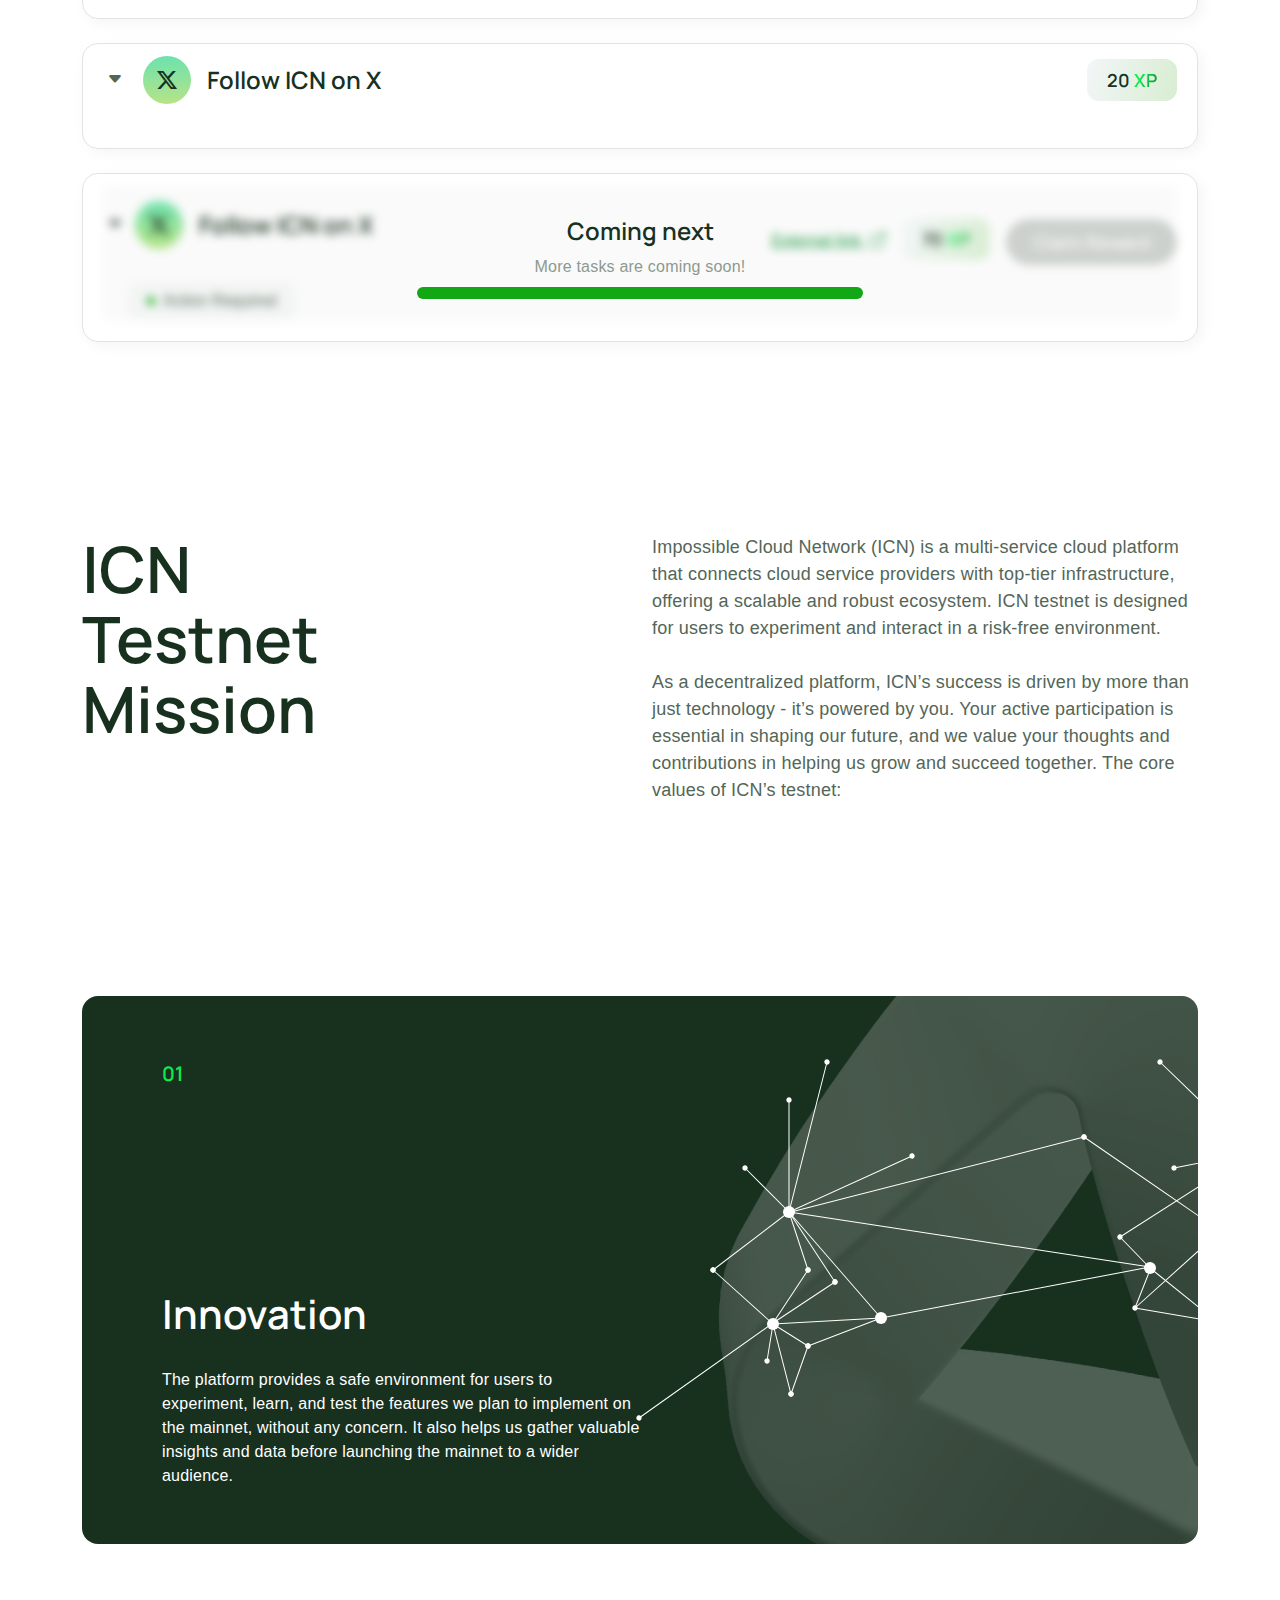
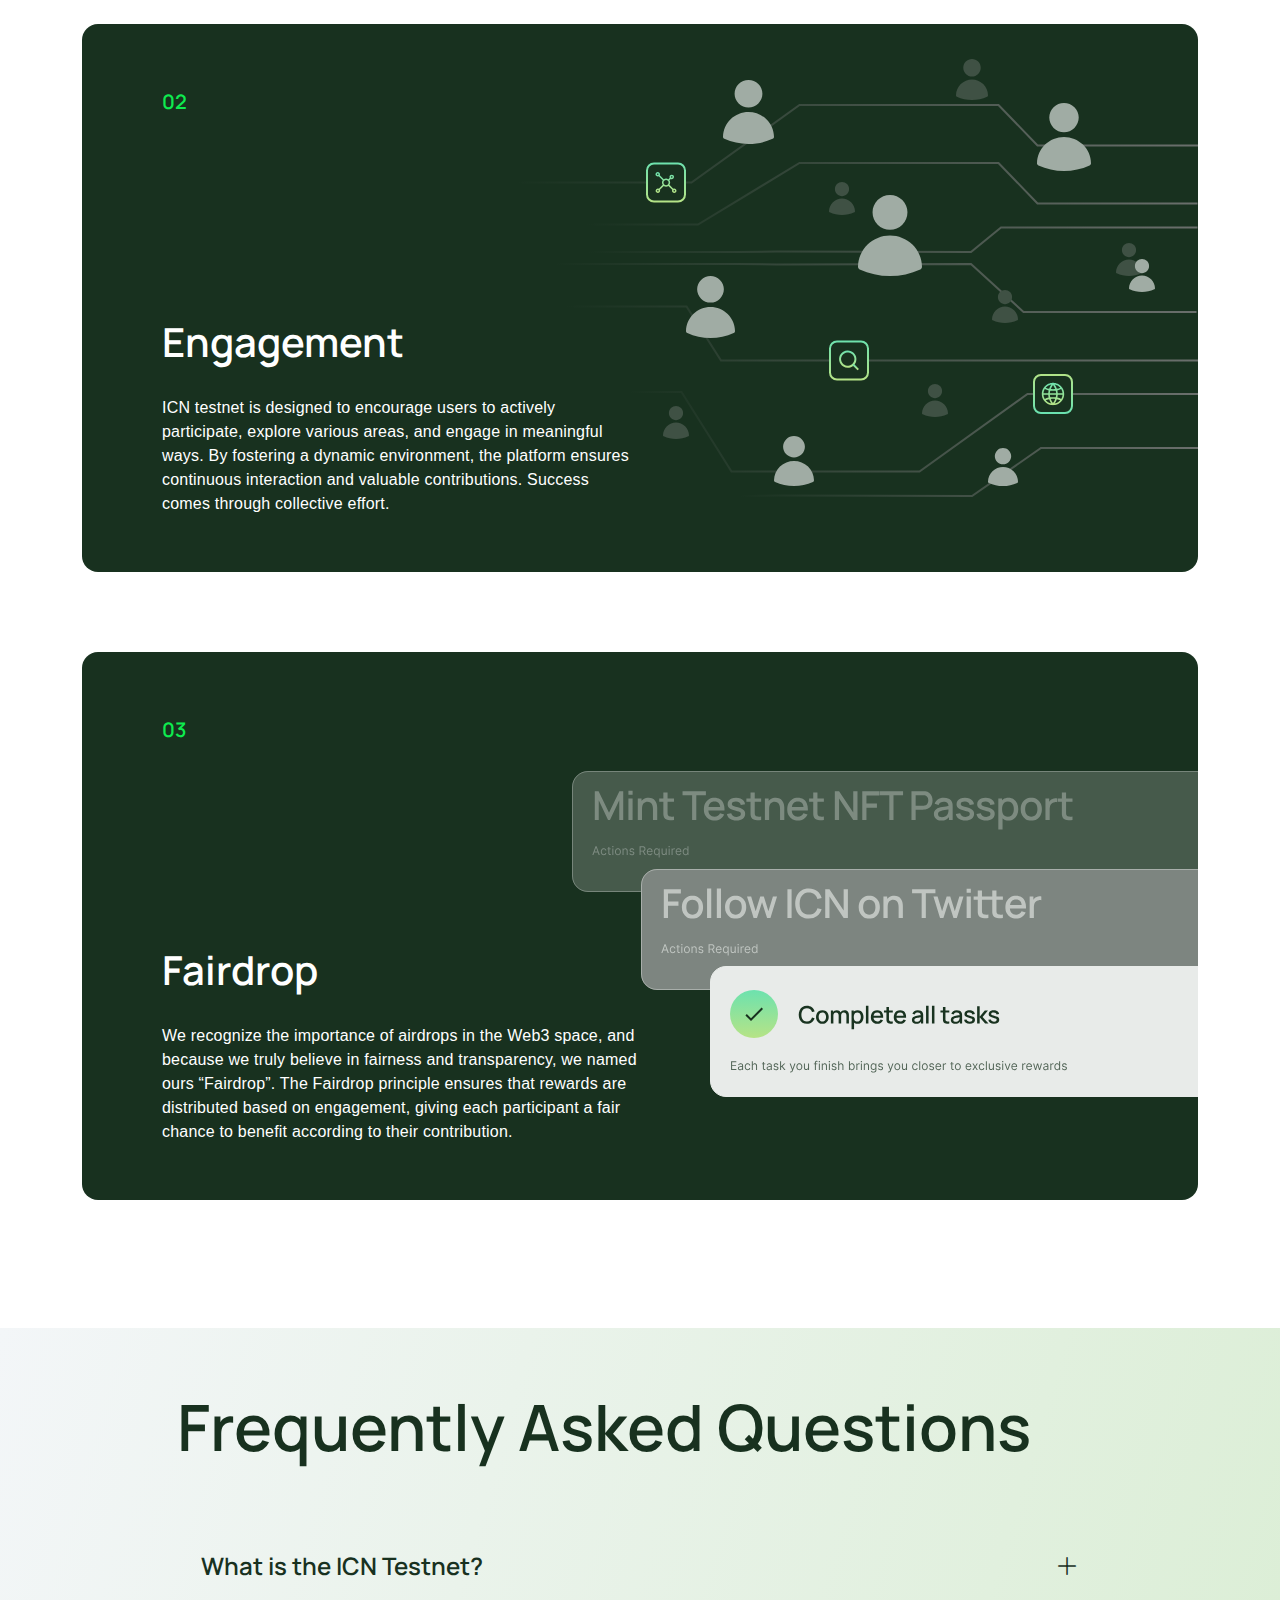
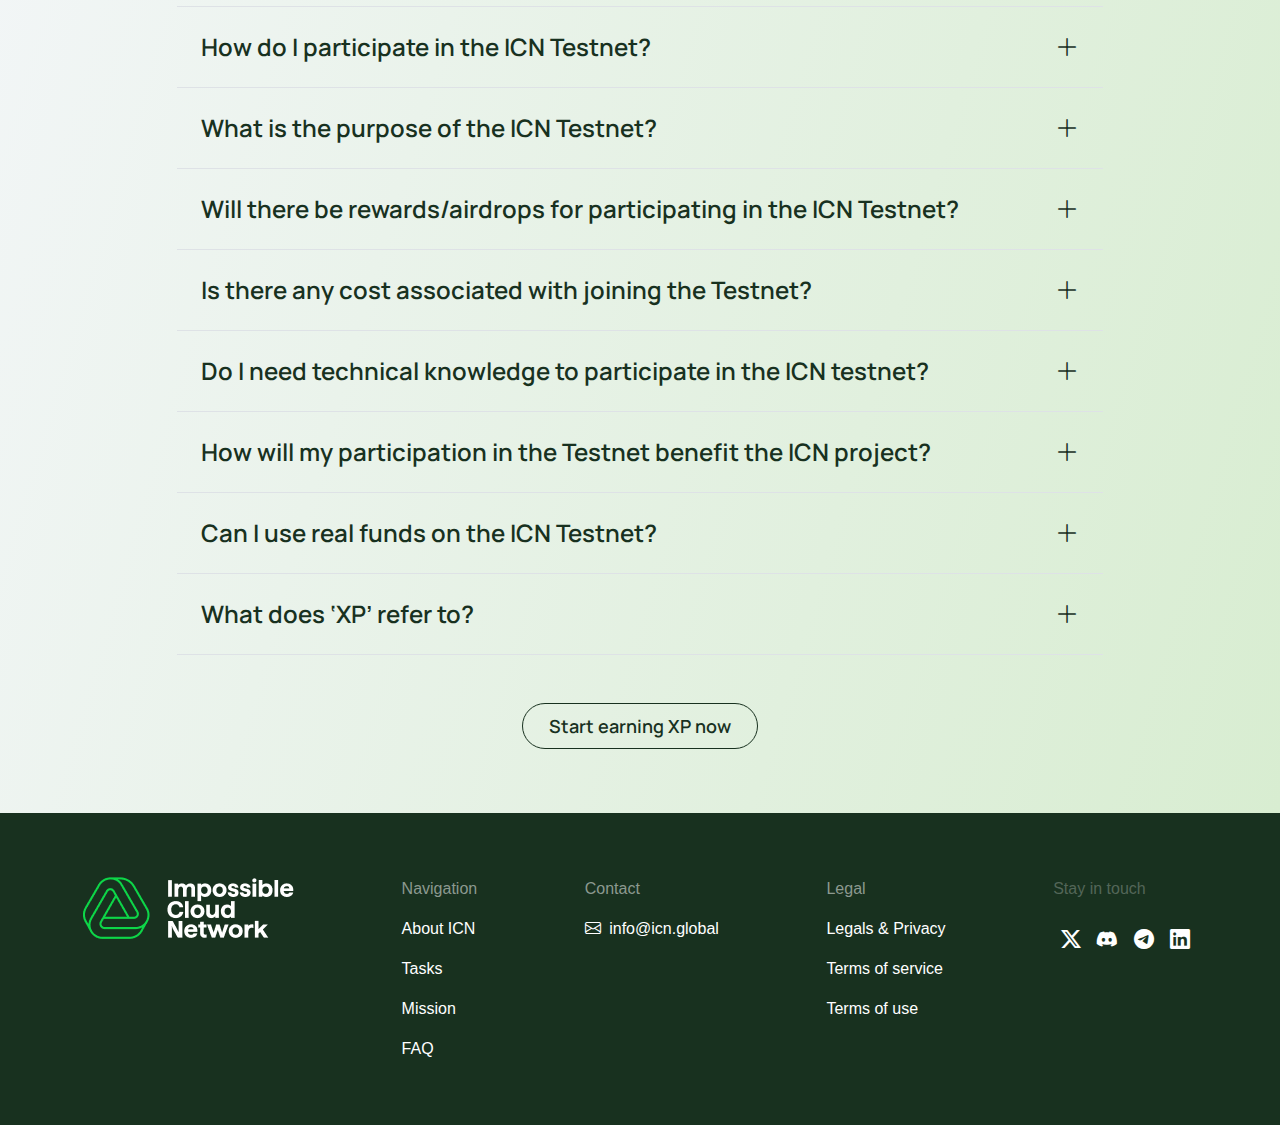
<file: fairdrop/index.html>
<!DOCTYPE html><html lang="en-US" style="" data-scrapbook-source="https://testnet.icn.global/" data-scrapbook-create="20241102195557797" data-scrapbook-title="Impossible Cloud Network"><head>
    <meta charset="UTF-8">
    <link href="6617685ac336e9d49e27945f_Favicon.png" rel="shortcut icon" type="image/x-icon">
    <link href="https://cdn.prod.website-files.com/66144afed766643168f05f32/6617685d42503fcdecfa555e_webclip.png" rel="apple-touch-icon">

    <meta name="viewport" content="width=device-width, initial-scale=1.0">
    <title>Impossible Cloud Network - $ICN Fairdrop</title>

    <link href="css2.css" rel="stylesheet">
    <link rel="stylesheet" href="bootstrap-icons.min.css">
    
    <link rel="stylesheet" href="index-CQSKdvrp.css">
  <style id="_goober"> @keyframes go2264125279{from{transform:scale(0) rotate(45deg);opacity:0;}to{transform:scale(1) rotate(45deg);opacity:1;}}@keyframes go3020080000{from{transform:scale(0);opacity:0;}to{transform:scale(1);opacity:1;}}@keyframes go463499852{from{transform:scale(0) rotate(90deg);opacity:0;}to{transform:scale(1) rotate(90deg);opacity:1;}}@keyframes go1268368563{from{transform:rotate(0deg);}to{transform:rotate(360deg);}}@keyframes go1310225428{from{transform:scale(0) rotate(45deg);opacity:0;}to{transform:scale(1) rotate(45deg);opacity:1;}}@keyframes go651618207{0%{height:0;width:0;opacity:0;}40%{height:0;width:6px;opacity:1;}100%{opacity:1;height:10px;}}@keyframes go901347462{from{transform:scale(0.6);opacity:0.4;}to{transform:scale(1);opacity:1;}}.go4109123758{z-index:9999;}.go4109123758 > *{pointer-events:auto;}.go2072408551{display:flex;align-items:center;background:#fff;color:#363636;line-height:1.3;will-change:transform;box-shadow:0 3px 10px rgba(0, 0, 0, 0.1), 0 3px 3px rgba(0, 0, 0, 0.05);max-width:350px;pointer-events:auto;padding:8px 10px;border-radius:8px;}.go685806154{position:relative;display:flex;justify-content:center;align-items:center;min-width:20px;min-height:20px;}.go1858758034{width:12px;height:12px;box-sizing:border-box;border:2px solid;border-radius:100%;border-color:#e0e0e0;border-right-color:#616161;animation:go1268368563 1s linear infinite;}.go1579819456{position:absolute;}.go2534082608{width:20px;opacity:0;height:20px;border-radius:10px;background:#ff4b4b;position:relative;transform:rotate(45deg);animation:go2264125279 0.3s cubic-bezier(0.175, 0.885, 0.32, 1.275) forwards;animation-delay:100ms;}.go2534082608:after, .go2534082608:before{content:'';animation:go3020080000 0.15s ease-out forwards;animation-delay:150ms;position:absolute;border-radius:3px;opacity:0;background:#fff;bottom:9px;left:4px;height:2px;width:12px;}.go2534082608:before{animation:go463499852 0.15s ease-out forwards;animation-delay:180ms;transform:rotate(90deg);}.go3958317564{display:flex;justify-content:center;margin:4px 10px;color:inherit;flex:1 1 auto;white-space:pre-line;}@keyframes go2645569136{0%{transform:translate3d(0,200%,0) scale(.6);opacity:.5;}100%{transform:translate3d(0,0,0) scale(1);opacity:1;}}@keyframes go1846062317{0%{transform:translate3d(0,0,-1px) scale(1);opacity:1;}100%{transform:translate3d(0,150%,-1px) scale(.6);opacity:0;}}</style><script data-scrapbook-elem="custom-elements-loader">(function (names) { if (!customElements) { return; } for (const name of names) { customElements.define(name, class CustomElement extends HTMLElement {}); } })(["onboard-v2"])</script></head>
  <body>
<script src="./6726823017ce0929c69320d7.js"></script>
    <div id="root"><div style="position: fixed; z-index: 9999; inset: 16px; pointer-events: none;"></div><div class="container-header-hero pb-3 pb-md-10"><div class="d-flex justify-content-between align-items-center p-3 p-md-5"><div class="d-flex align-items-center"><img height="40" src="66157e0a196d0343024755db_Logo.svg" alt=""><div class="d-none d-md-flex ms-10"><a href="#tasks" class="link-primary text-heading text-semi-bold me-10">Tasks</a><a href="#learn" class="link-primary text-heading text-semi-bold me-10">Mission</a><a href="#faq" class="link-primary text-heading text-semi-bold me-10">FAQ</a></div></div><div class="d-flex justify-content-end align-items-center"><button class="btn btn-outline-primary  me-3 ">Contact us</button><button class="btn btn-primary   ">Connect wallet</button></div></div><div class="container my-5 my-md-8"><div class="row justify-content-center justify-content-md-start align-items-center"><div class="col-md-5 container-hero-image"><img class="img-fluid" src="bg-hero.png" alt=""></div><div class="offset-md-1 col-md-6 mt-5 mt-md-0"><p class="heading-small text-secondary">Join the</p><h2 class="heading-title mt-3">$ICN Fairdrop Distribution</h2><h3 class="heading-small mt-3">It’s now live!</h3><p class="text-lead mt-4 mt-md-6">The $ICN Fairdrop principle ensures that rewards are distributed based on engagement across DEPIN Protocols, ICN Testnet, and more, giving each participant a fair chance to benefit according to their contribution.
</p><br><span class="text-bold">Connect Wallet to get Started.</span><div class="d-grid d-sm-flex mt-4 mt-md-6"><button class="btn btn-primary   ">Connect wallet</button><a href="#learn" class="btn btn-outline-primary mt-4 mt-sm-0 ms-sm-4">Learn more</a></div></div></div></div></div><div class="container my-5"><div id="tasks" class="my-5 my-md-8 my-lg-10 py-5 py-lg-10"><h2 class="heading-medium text-center">Tasks</h2><p class="text-lead text-secondary text-center mt-4 mb-5 mb-lg-10">Take action and earn rewards.<br>By participating in these tasks, you help us test our infrastructure and ensure that every feature on our mainnet is solid.</p><div class="mt-5 container-task is-expanded "><div class="d-md-flex justify-content-between align-items-center"><div class="d-flex align-items-center"><span class="cursor-pointer p-2" title="See description"><i class="bi bi-caret-up-fill"></i></span><div class="cursor-pointer container-icon text-primary ms-4 me-4"><i class="bi bi-wallet"></i></div><h2 class="cursor-pointer heading-small">Connect your wallet</h2></div><div class="d-md-flex justify-content-start justify-content-md-end align-items-center mt-4 mt-md-0"><div class="d-flex align-items-center"><span class="badge bg-points heading-micro text-primary order-md-1">10 <span class="text-xp">XP</span></span></div></div></div><div class="d-md-flex justify-content-between align-items-center mt-4 mt-md-5 cursor-pointer"><div class="order-md-1"></div><div class="d-flex ms-md-6 order-md-0 mt-4 mt-md-0"></div></div><div class="mt-4 ms-md-6"><span class="text-main">Connect your wallet to receive your first ICN testnet XP. Please note that the XP for connecting a wallet can only be claimed once.</span></div></div><div class="mt-5 container-task  is-expired"><div class="d-md-flex justify-content-between align-items-center"><div class="d-flex align-items-center"><span class="cursor-pointer p-2" title="See description"><i class="bi bi-caret-down-fill"></i></span><div class="cursor-pointer container-icon text-primary ms-4 me-4"><i class="bi bi-star"></i></div><h2 class="cursor-pointer heading-small">Claim OG reward</h2></div><div class="d-md-flex justify-content-start justify-content-md-end align-items-center mt-4 mt-md-0"><div class="d-flex align-items-center"><span class="badge bg-points heading-micro text-primary order-md-1">200 <span class="text-xp">XP</span></span></div></div></div><div class="d-md-flex justify-content-between align-items-center mt-4 mt-md-5 cursor-pointer"><div class="order-md-1"></div><div class="d-flex ms-md-6 order-md-0 mt-4 mt-md-0"><span class="badge bg-light d-inline-flex align-items-center text-danger me-3">Expired</span></div></div></div><div class="mt-5 container-task  is-expired"><div class="d-md-flex justify-content-between align-items-center"><div class="d-flex align-items-center"><span class="cursor-pointer p-2" title="See description"><i class="bi bi-caret-down-fill"></i></span><div class="cursor-pointer container-icon text-primary ms-4 me-4"><i class="bi bi-star"></i></div><h2 class="cursor-pointer heading-small">Claim early bird reward</h2></div><div class="d-md-flex justify-content-start justify-content-md-end align-items-center mt-4 mt-md-0"><div class="d-flex align-items-center"><span class="badge bg-points heading-micro text-primary order-md-1">100 <span class="text-xp">XP</span></span></div></div></div><div class="d-md-flex justify-content-between align-items-center mt-4 mt-md-5 cursor-pointer"><div class="order-md-1"></div><div class="d-flex ms-md-6 order-md-0 mt-4 mt-md-0"><span class="badge bg-light d-inline-flex align-items-center text-danger me-3">Expired</span></div></div></div><div class="mt-5 container-task  "><div class="d-md-flex justify-content-between align-items-center"><div class="d-flex align-items-center"><span class="cursor-pointer p-2" title="See description"><i class="bi bi-caret-down-fill"></i></span><div class="cursor-pointer container-icon text-primary ms-4 me-4"><i class="bi bi-passport"></i></div><h2 class="cursor-pointer heading-small">Mint ICN testnet passport</h2></div><div class="d-md-flex justify-content-start justify-content-md-end align-items-center mt-4 mt-md-0"><div class="d-flex align-items-center"><span class="badge bg-points heading-micro text-primary order-md-1">50 <span class="text-xp">XP</span></span></div></div></div><div class="d-md-flex justify-content-between align-items-center mt-4 mt-md-5 cursor-pointer"><div class="order-md-1"></div><div class="d-flex ms-md-6 order-md-0 mt-4 mt-md-0"></div></div></div><div class="mt-5 container-task  "><div class="d-md-flex justify-content-between align-items-center"><div class="d-flex align-items-center"><span class="cursor-pointer p-2" title="See description"><i class="bi bi-caret-down-fill"></i></span><div class="cursor-pointer container-icon text-primary ms-4 me-4"><i class="bi bi-twitter-x"></i></div><h2 class="cursor-pointer heading-small">Follow ICN on X</h2></div><div class="d-md-flex justify-content-start justify-content-md-end align-items-center mt-4 mt-md-0"><div class="d-flex align-items-center"><span class="badge bg-points heading-micro text-primary order-md-1">20 <span class="text-xp">XP</span></span></div></div></div><div class="d-md-flex justify-content-between align-items-center mt-4 mt-md-5 cursor-pointer"><div class="order-md-1"></div><div class="d-flex ms-md-6 order-md-0 mt-4 mt-md-0"></div></div></div><div class="mt-5 container-task"><div class="is-blured"><div class="d-md-flex justify-content-between align-items-center"><div class="d-flex align-items-center"><span class="cursor-pointer p-2"><i class="bi bi-caret-down-fill"></i></span><div class="container-icon text-primary ms-3 me-4"><i class="bi bi-twitter-x"></i></div><h2 class="heading-small">Follow ICN on X</h2></div><div class="mt-6"><a class="link-external me-4 text-main" href="https://x.com/ICN_Protocol" target="_blank" rel="noopener">External link <i class="bi bi-box-arrow-up-right ms-2"></i></a><span class="badge bg-points heading-micro text-primary me-4">70 <span class="text-xp">XP</span></span><button disabled="" class="btn btn-primary">Claim Reward</button></div></div><div class="d-flex mt-4 ms-md-5"><span class="badge bg-light d-inline-flex align-items-center  me-3"><span class="container-dot me-3 bg-success"></span>Action Required</span></div></div><div class="d-flex justify-content-center container-soon"><div class="w-md-40"><p class="heading-small text-center">Coming next</p><p class="text-main text-secondary text-center mt-3">More tasks are coming soon!</p><div class="progress mt-3" role="progressbar" aria-label="Basic example"><div class="progress-bar bg-success" style="width: 123.289%;"></div></div></div></div></div></div><div id="learn" class="py-5 py-md-8 py-lg-10"><div class="row pb-lg-10"><div class="col-md-4"><h2 class="heading-medium">ICN Testnet Mission</h2></div><div class="offset-md-2 col-md-6 mt-5 mt-md-0"><p class="text-lead">Impossible Cloud Network (ICN) is a multi-service cloud platform that connects cloud service providers with top-tier infrastructure, offering a scalable and robust ecosystem. ICN testnet is designed for users to experiment and interact in a risk-free environment. <br><br>As a decentralized platform, ICN’s success is driven by more than just technology - it’s powered by you. Your active participation is essential in shaping our future, and we value your thoughts and contributions in helping us grow and succeed together. The core values of ICN’s testnet:</p></div></div><div class="mt-5 mt-lg-10 pt-lg-10"><div class=" image-principle is-innovation bg-primary rounded-4 p-4 py-md-9 px-md-12 d-md-flex flex-column justify-content-between"><p class="text-numbers">01</p><div class="w-md-50 mt-5"><h3 class="text-white heading-title">Innovation</h3><p class="text-white text-main mt-4 mt-lg-6">The platform provides a safe environment for users to experiment, learn, and test the features we plan to implement on the mainnet, without any concern. It also helps us gather valuable insights and data before launching the mainnet to a wider audience.</p></div></div><div class="mt-5 mt-md-10 mt-lg-12 image-principle is-engagement bg-primary rounded-4 p-4 py-md-9 px-md-12 d-md-flex flex-column justify-content-between"><p class="text-numbers">02</p><div class="w-md-50 mt-5"><h3 class="text-white heading-title">Engagement</h3><p class="text-white text-main mt-4 mt-lg-6">ICN testnet is designed to encourage users to actively participate, explore various areas, and engage in meaningful ways. By fostering a dynamic environment, the platform ensures continuous interaction and valuable contributions. Success comes through collective effort.</p></div></div><div class="mt-5 mt-md-10 mt-lg-12 image-principle is-fairness bg-primary rounded-4 p-4 py-md-9 px-md-12 d-md-flex flex-column justify-content-between"><p class="text-numbers">03</p><div class="w-md-50 mt-5"><h3 class="text-white heading-title">Fairdrop</h3><p class="text-white text-main mt-4 mt-lg-6">We recognize the importance of airdrops in the Web3 space, and because we truly believe in fairness and transparency, we named ours “Fairdrop”. The Fairdrop principle ensures that rewards are distributed based on engagement, giving each participant a fair chance to benefit according to their contribution.</p></div></div></div></div></div><div id="faq" class="container-header-hero mt-5 mt-md-8 mt-lg-10 py-5 py-lg-10"><div class="container"><div class="row"><div class="offset-md-1 col-md-10"><h2 class="heading-medium">Frequently Asked Questions</h2><div class="mt-5 mt-lg-10"><div class="p-5 border-bottom"><div class="d-flex justify-content-between align-items-start cursor-pointer"><h2 class="heading-small">What is the ICN Testnet?</h2><span title="See details"><i class="bi bi-plus-lg heading-small"></i></span></div></div><div class="p-5 border-bottom"><div class="d-flex justify-content-between align-items-start cursor-pointer"><h2 class="heading-small">How do I participate in the ICN Testnet?</h2><span title="See details"><i class="bi bi-plus-lg heading-small"></i></span></div></div><div class="p-5 border-bottom"><div class="d-flex justify-content-between align-items-start cursor-pointer"><h2 class="heading-small">What is the purpose of the ICN Testnet?</h2><span title="See details"><i class="bi bi-plus-lg heading-small"></i></span></div></div><div class="p-5 border-bottom"><div class="d-flex justify-content-between align-items-start cursor-pointer"><h2 class="heading-small">Will there be rewards/airdrops for participating in the ICN Testnet?</h2><span title="See details"><i class="bi bi-plus-lg heading-small"></i></span></div></div><div class="p-5 border-bottom"><div class="d-flex justify-content-between align-items-start cursor-pointer"><h2 class="heading-small">Is there any cost associated with joining the Testnet?</h2><span title="See details"><i class="bi bi-plus-lg heading-small"></i></span></div></div><div class="p-5 border-bottom"><div class="d-flex justify-content-between align-items-start cursor-pointer"><h2 class="heading-small">Do I need technical knowledge to participate in the ICN testnet?</h2><span title="See details"><i class="bi bi-plus-lg heading-small"></i></span></div></div><div class="p-5 border-bottom"><div class="d-flex justify-content-between align-items-start cursor-pointer"><h2 class="heading-small">How will my participation in the Testnet benefit the ICN project?</h2><span title="See details"><i class="bi bi-plus-lg heading-small"></i></span></div></div><div class="p-5 border-bottom"><div class="d-flex justify-content-between align-items-start cursor-pointer"><h2 class="heading-small">Can I use real funds on the ICN Testnet?</h2><span title="See details"><i class="bi bi-plus-lg heading-small"></i></span></div></div><div class="p-5 border-bottom"><div class="d-flex justify-content-between align-items-start cursor-pointer"><h2 class="heading-small">What does ‘XP’ refer to?</h2><span title="See details"><i class="bi bi-plus-lg heading-small"></i></span></div></div></div></div></div><div class="mt-5 mt-md-8 d-grid d-sm-flex justify-content-center"><a href="#tasks" class="btn btn-outline-primary">Start earning XP now</a></div></div></div><div class="py-5 py-lg-10 bg-darker"><div class="container"><div class="d-md-flex justify-content-between"><div><img src="logo-footer.png" alt=""></div><div class="ms-md-7 mt-4 mt-md-0"><p class="text-secondary mb-4">Navigation</p><ul class="list"><li class="mt-4"><a class="link-white" target="_blank" rel="noopener" href="https://www.icn.global/">About ICN</a></li><li class="mt-4"><a class="link-white" href="#tasks">Tasks</a></li><li class="mt-4"><a class="link-white" href="#learn">Mission</a></li><li class="mt-4"><a class="link-white" href="#faq">FAQ</a></li></ul></div><div class="ms-md-7 mt-4 mt-md-0"><p class="text-secondary mb-4">Contact</p><ul class="list"><li class="mt-4"><a class="link-white" href="mailto:info@icn.global"><i class="bi bi-envelope me-2"></i> info@icn.global</a></li></ul></div><div class="ms-md-7 mt-4 mt-md-0"><p class="text-secondary mb-4">Legal</p><ul class="list"><li class="mt-4"><a class="link-white" target="_blank" rel="noopener" href="https://www.icn.global/legal/legals-and-privacy">Legals &amp; Privacy</a></li><li class="mt-4"><a class="link-white" target="_blank" rel="noopener" href="https://www.icn.global/legal/terms-of-service">Terms of service</a></li><li class="mt-4"><a class="link-white" target="_blank" rel="noopener" href="https://www.icn.global/legal/terms-of-use">Terms of use</a></li></ul></div><div class="ms-md-7 mt-4 mt-md-0"><p class="text-seconary mb-4">Stay in touch</p><div class="d-md-flex"><a class="link-white text-large p-3" target="_blank" rel="noopener" href="https://x.com/ICN_Protocol" title="Visit ICN on X"><i class="bi bi-twitter-x"></i></a><a class="link-white text-large p-3" target="_blank" rel="noopener" href="https://discord.com/invite/icn-protocol" title="Visit ICN Discord"><i class="bi bi-discord"></i></a><a class="link-white text-large p-3" target="_blank" rel="noopener" href="https://t.me/ICN_Protocol" title="Visit ICN Telegram"><i class="bi bi-telegram"></i></a><a class="link-white text-large p-3" target="_blank" rel="noopener" href="https://www.linkedin.com/company/icnprotocol/" title="Visit ICN LinkedIn"><i class="bi bi-linkedin"></i></a></div></div></div></div></div><div class="modal fade show" style="display: none;"><div class="modal-dialog modal-dialog-centered"><div class="modal-content"><div class="modal-body"><div class="d-flex justify-content-center"><img height="40" src="66157e0a196d0343024755db_Logo.svg" alt=""></div><h2 class="heading-small text-center mt-5">Address not recognized</h2><p class="mt-4 text-center">Sorry, your address is not recognized as OG or Whitelisted. Please ensure you’re using the same wallet you registered with during the OG or WL campaign, or check back on October 24th.</p><div class="d-grid d-md-flex justify-content-center mt-5"><button class="btn btn-outline-primary   ">Agree and disconnect</button></div></div></div></div></div><div class="modal-backdrop fade show" style="display: none;"></div><div class="modal fade show" style="display: none;"><div class="modal-dialog modal-dialog-centered"><div class="modal-content"><div class="modal-body"><div class="d-flex justify-content-end"><button type="button" class="btn-close" data-bs-dismiss="modal" aria-label="Close"></button></div><div class="d-flex justify-content-center"><img height="40" src="66157e0a196d0343024755db_Logo.svg" alt=""></div><h2 class="heading-small text-center mt-5">Having trouble?</h2><p class="mt-4 text-center">No worries, our Admins are here to help! Reach out to us on <a class="link-external" href="https://discord.gg/icn-protocol" target="_blank" rel="noopener">Discord</a> and we'll sort it out together.</p><div class="d-grid d-md-flex justify-content-center mt-5"><button class="btn btn-outline-primary   ">Close</button></div></div></div></div></div><div class="modal-backdrop fade show" style="display: none;"></div></div>
  

<onboard-v2 style="all: initial;" data-scrapbook-shadowdom="

  <style>
    :host {
          /* COLORS */
          --white: white;
          --black: black;
          --primary-1: #2F80ED;
          --primary-100: #eff1fc;
          --primary-200: #d0d4f7;
          --primary-300: #b1b8f2;
          --primary-400: #929bed;
          --primary-500: #6370e5;
          --primary-600: #454ea0;
          --primary-700: #323873;
          --gray-100: #ebebed;
          --gray-200: #c2c4c9;
          --gray-300: #999ca5;
          --gray-400: #707481;
          --gray-500: #33394b;
          --gray-600: #242835;
          --gray-700: #1a1d26;
          --success-100: #d1fae3;
          --success-200: #baf7d5;
          --success-300: #a4f4c6;
          --success-400: #8df2b8;
          --success-500: #5aec99;
          --success-600: #18ce66;
          --success-700: #129b4d;
          --danger-100: #ffe5e6;
          --danger-200: #ffcccc;
          --danger-300: #ffb3b3;
          --danger-400: #ff8080;
          --danger-500: #ff4f4f;
          --danger-600: #cc0000;
          --danger-700: #660000;
          --warning-100: #ffefcc;
          --warning-200: #ffe7b3;
          --warning-300: #ffd780;
          --warning-400: #ffc74c;
          --warning-500: #ffaf00;
          --warning-600: #cc8c00;
          --warning-700: #664600;

          /* FONTS */
          --font-family-normal: var(--w3o-font-family, Inter, sans-serif);

          --font-size-1: 3rem;
          --font-size-2: 2.25rem;
          --font-size-3: 1.5rem;
          --font-size-4: 1.25rem;
          --font-size-5: 1rem;
          --font-size-6: .875rem;
          --font-size-7: .75rem;

          --font-line-height-1: 24px;
          --font-line-height-2: 20px;
          --font-line-height-3: 16px;
          --font-line-height-4: 12px;

          /* SPACING */
          --spacing-1: 3rem;
          --spacing-2: 2rem;
          --spacing-3: 1.5rem;
          --spacing-4: 1rem;
          --spacing-5: 0.5rem;
          --spacing-6: 0.25rem;
          --spacing-7: 0.125rem;

          /* BORDER RADIUS */
          --border-radius-1: 24px;
          --border-radius-2: 20px;
          --border-radius-3: 16px;
          --border-radius-4: 12px;
          --border-radius-5: 8px;

          /* SHADOWS */
          --shadow-0: none;
          --shadow-1: 0px 4px 12px rgba(0, 0, 0, 0.1);
          --shadow-2: inset 0px -1px 0px rgba(0, 0, 0, 0.1);
          --shadow-3: 0px 4px 16px rgba(0, 0, 0, 0.2);

          /* MODAL POSITIONING */
          --modal-z-index: 10;
          --modal-top: unset;
          --modal-right: unset;
          --modal-bottom: unset;
          --modal-left: unset;

          /* MODAL STYLES */
          --modal-backdrop: rgba(0, 0, 0, 0.6);

        }
      </style>
    <style id=&quot;svelte-w5zexe&quot;>.flex{display:flex}.inline-flex{display:inline-flex}.flex-column{flex-direction:column}.items-center{align-items:center}.items-end{align-items:flex-end}.items-start{align-items:flex-start}.justify-center{justify-content:center}.justify-start{justify-content:flex-start}.justify-between{justify-content:space-between}.justify-end{justify-content:flex-end}.justify-around{justify-content:space-around}.relative{position:relative}.absolute{position:absolute}.fixed{position:fixed}.pointer{cursor:pointer}.shadow-1{box-shadow:var(--onboard-shadow-1, var(--shadow-1))}.w-100{width:100%}*{box-sizing:border-box}input{background:var(--onboard-white, var(--white))}input{width:100%;padding:0.5rem 1rem;outline:2px solid var(--onboard-gray-200, var(--gray-200));border:none;border-radius:8px;font-size:1rem;line-height:1.5;color:var(--onboard-gray-600, var(--gray-600));transition:all 200ms ease-in-out}input[type='checkbox']{-webkit-appearance:none;appearance:none;width:auto;background:var(--onboard-white, var(--white));outline:1px solid var(--onboard-gray-300, var(--gray-300));border:none;padding:0.5em;border-radius:3px;display:flex;justify-content:center;align-items:center;position:relative;cursor:pointer}input[type='checkbox']:hover{border-color:var(
      --onboard-checkbox-background,
      var(--onboard-primary-500, var(--primary-500))
    )}input[type='checkbox']:checked{background:var(
      --onboard-checkbox-background,
      var(--onboard-primary-500, var(--primary-500))
    );border-color:var(
      --onboard-checkbox-background,
      var(--onboard-primary-500, var(--primary-500))
    );color:var(--onboard-checkbox-color, var(--onboard-white, var(--white)))}input[type='checkbox']:checked:after{content:url(&quot;&quot;);font-size:12px;position:absolute;color:var(--onboard-checkbox-color, var(--onboard-white, var(--white)))}input:hover{border-color:var(
      --onboard-checkbox-color,
      var(--onboard-white, var(--white))
    )}input:focus{border-color:var(--onboard-primary-500, var(--primary-500));box-shadow:0 0 1px 1px
      var(
        --onboard-checkbox-background,
        var(--onboard-primary-500, var(--primary-500))
      );box-shadow:0 0 0 1px -moz-mac-focusring}input:disabled, textarea:disabled, select:disabled{background:var(--gray-100)}input::-moz-focus-inner{outline:0;padding:0;margin-top:-2px;margin-bottom:-2px}a{color:var(
      --onboard-link-color,
      var(--onboard-primary-500, var(--primary-500))
    );text-decoration:none}a:hover{text-decoration:underline}button{display:flex;align-items:center;justify-content:center;padding:calc(var(--onboard-spacing-4, var(--spacing-4)) - 1px);border-radius:24px;cursor:pointer;font:inherit;border:none;transition:background-color 150ms ease-in-out, color 150ms ease-in-out}.onboard-button-primary{background:var(--onboard-white, var(--white));padding:calc(var(--onboard-spacing-5, var(--spacing-5)) - 1px)
      calc(var(--onboard-spacing-4, var(--spacing-4)) - 1px);color:var(--onboard-gray-500, var(--gray-500));font-size:var(--onboard-font-size-6, var(--font-size-6));line-height:var(--onboard-font-line-height-3, var(--font-line-height-3));border:1px solid var(--onboard-gray-500, var(--gray-500));font-weight:600}.button-neutral-solid{width:100%;border-radius:8px;background:var(--onboard-gray-500, var(--gray-500));color:var(--onboard-white, var(--white));line-height:var(--onboard-font-line-height-3, var(--font-line-height-3))}.button-neutral-solid-b{width:100%;background:var(--onboard-gray-100, var(--gray-100));color:var(--onboard-gray-500, var(--gray-500));line-height:var(--onboard-font-line-height-3, var(--font-line-height-3))}button.rounded{border-radius:24px}.button-neutral-solid:hover{background:var(--onboard-gray-700, var(--gray-700))}.button-neutral-solid-b:hover{background:var(--onboard-gray-200, var(--gray-200))}.button-neutral-solid:active{color:var(--onboard-gray-300, var(--gray-300))}.button-neutral-solid-b:active{color:var(--onboard-gray-600, var(--gray-600));background:var(--onboard-gray-300, var(--gray-300))}.container.svelte-w5zexe{padding:16px;font-family:var(--onboard-font-family-normal, var(--font-family-normal));pointer-events:none;touch-action:none;width:100%}.z-indexed.svelte-w5zexe{z-index:var(--account-center-z-index)}@media all and (min-width: 428px){.container.svelte-w5zexe{max-width:348px}}</style>     <div class=&quot;container flex flex-column fixed z-indexed svelte-w5zexe&quot; style=&quot;
        top: var(--notify-onboard-container-position-top, 0); 
        right: var(--notify-onboard-container-position-right, 0);; &quot;></div><style id=&quot;svelte-1h8mmo3&quot;>ul.svelte-1h8mmo3{padding-left:0;display:flex;flex-flow:column nowrap;font-size:var(
      --notify-onboard-font-size,
      var(--onboard-font-size-5, var(--font-size-5))
    );list-style-type:none;overflow:visible;scrollbar-width:none;box-sizing:border-box;z-index:var(--notify-onboard-z-index, 300);font-family:var(
      --notify-onboard-font-family,
      var(--onboard-font-family-normal, inherit)
    );margin:8px 0;pointer-events:all}.y-scroll.svelte-1h8mmo3{overflow-y:scroll}.y-visible.svelte-1h8mmo3{overflow-y:visible}li.notification-list-top.svelte-1h8mmo3:not(:first-child){margin-top:8px}li.notification-list-bottom.svelte-1h8mmo3:not(:first-child){margin-bottom:8px}ul.bn-notify-bottomLeft.svelte-1h8mmo3,ul.bn-notify-bottomRight.svelte-1h8mmo3{flex-direction:column-reverse}@media only screen and (max-width: 450px){ul.svelte-1h8mmo3{width:100%}}.bn-notify-clickable:hover{cursor:pointer}.svelte-1h8mmo3::-webkit-scrollbar{display:none}</style><style id=&quot;svelte-1qwmck3&quot;>.container.svelte-1qwmck3{--background-color:var(
      --onboard-main-scroll-container-background,
      var(--w3o-background-color)
    );--foreground-color:var(--w3o-foreground-color);--text-color:var(--onboard-connect-text-color, var(--w3o-text-color));--border-color:var(--w3o-border-color, var(--gray-200));--action-color:var(--w3o-action-color, var(--primary-500));font-family:var(--onboard-font-family-normal, var(--font-family-normal));font-size:var(--onboard-font-size-5, 1rem);background:var(--background-color);color:var(--text-color);border-color:var(--border-color);line-height:24px;overflow:hidden;position:relative;display:flex;height:min-content;flex-flow:column-reverse}.content.svelte-1qwmck3{width:var(--onboard-connect-content-width, 100%)}.header.svelte-1qwmck3{display:flex;padding:1rem;border-bottom:1px solid transparent;background:var(--onboard-connect-header-background);color:var(--onboard-connect-header-color);border-color:var(--border-color)}.header-heading.svelte-1qwmck3{line-height:1rem}.button-container.svelte-1qwmck3{right:0.5rem;top:0.5rem}.mobile-header.svelte-1qwmck3{display:flex;gap:0.5rem;height:4.5rem;padding:1rem;border-bottom:1px solid;border-color:var(--border-color)}.mobile-subheader.svelte-1qwmck3{opacity:0.6;font-size:0.875rem;font-weight:400;line-height:1rem;margin-top:0.25rem}.icon-container.svelte-1qwmck3{display:flex;flex:0 0 auto;height:2.5rem;width:2.5rem;min-width:2.5rem;justify-content:center;align-items:center}.disabled.svelte-1qwmck3{opacity:0.2;pointer-events:none;overflow:hidden}.icon-container svg{display:block;height:100%;width:auto}.w-full.svelte-1qwmck3{width:100%}.scroll-container.svelte-1qwmck3{overflow-y:auto;transition:opacity 250ms ease-in-out;scrollbar-width:none}.scroll-container.svelte-1qwmck3::-webkit-scrollbar{display:none}@media all and (min-width: 768px){.container.svelte-1qwmck3{margin:0;flex-flow:row;height:var(--onboard-connect-content-height, 440px)}.content.svelte-1qwmck3{width:var(--onboard-connect-content-width, 488px)}.mobile-subheader.svelte-1qwmck3{display:none}.icon-container.svelte-1qwmck3{display:none}}</style><style id=&quot;svelte-7ee2g7&quot;>section.svelte-7ee2g7{top:0;left:0;pointer-events:none;z-index:var(--onboard-modal-z-index, var(--modal-z-index))}.background.svelte-7ee2g7{background:var(--onboard-modal-backdrop, var(--modal-backdrop));pointer-events:all}.full-screen-background.svelte-7ee2g7{width:100vw;height:100vh;height:100dvh}.max-height.svelte-7ee2g7{max-height:calc(100vh - 2rem)}.modal-position.svelte-7ee2g7{top:var(--onboard-modal-top, var(--modal-top));bottom:var(--onboard-modal-bottom, var(--modal-bottom));left:var(--onboard-modal-left, var(--modal-left));right:var(--onboard-modal-right, var(--modal-right))}.modal-overflow.svelte-7ee2g7{overflow:hidden}.modal-styling.svelte-7ee2g7{--border-radius:var(
      --onboard-modal-border-radius,
      var(--w3o-border-radius, 1rem)
    );border-radius:var(--border-radius) var(--border-radius) 0 0;box-shadow:var(--onboard-modal-box-shadow, var(--box-shadow-0));max-width:100vw}.modal.svelte-7ee2g7{overflow-y:auto;background:var(--onboard-modal-background, white);color:var(--onboard-modal-color, initial)}.width-100.svelte-7ee2g7{width:100%}.modal-container-mobile.svelte-7ee2g7{bottom:0}@media all and (min-width: 768px){.modal-styling.svelte-7ee2g7{border-radius:var(--border-radius)}.modal-container-mobile.svelte-7ee2g7{bottom:unset;margin:1rem}.width-100.svelte-7ee2g7{width:unset}}</style><style id=&quot;svelte-obaru3&quot;>.sidebar.svelte-obaru3{--background-color:var(
      --onboard-connect-sidebar-background,
      var(--w3o-foreground-color, none)
    );--text-color:var(--onboard-connect-sidebar-color, inherit);--border-color:var(--onboard-connect-sidebar-border-color, inherit);display:flex;flex-flow:column;gap:1rem;padding:1rem;align-items:center}.inner-container.svelte-obaru3{display:flex;flex-flow:column;align-items:center;align-self:stretch;gap:0.5rem;padding:1.5rem;text-align:center;border:1px solid transparent;border-radius:12px;border-color:var(--border-color);background:var(--background-color);color:var(--text-color)}.icon-container.svelte-obaru3{display:flex;height:3.5rem;width:auto;min-width:3.5rem;max-width:100%}.heading.svelte-obaru3{font-size:var(--onboard-font-size-3, var(--font-size-3));margin:0 0 var(--onboard-spacing-5, var(--spacing-5)) 0}.subheading.svelte-obaru3{line-height:1rem}.description.svelte-obaru3{line-height:1.25rem;font-size:var(--onboard-font-size-6, var(--font-size-6))}img.svelte-obaru3{max-width:100%;height:auto}.indicators.svelte-obaru3{margin-top:auto}.indicator.svelte-obaru3{box-sizing:content-box;width:8px;height:8px;border-radius:8px;background:var(
      --onboard-connect-sidebar-progress-background,
      var(--onboard-gray-700, var(--gray-700))
    );transition:background 250ms ease-in-out}.indicator.on.svelte-obaru3{background:var(
      --onboard-connect-sidebar-progress-color,
      var(--action-color)
    );border:2px solid
      var(
        --onboard-connect-sidebar-progress-background,
        var(--onboard-gray-700, var(--gray-700))
      )}.join.svelte-obaru3{box-sizing:content-box;z-index:1;right:4px;height:2px;background:var(
      --onboard-connect-sidebar-progress-background,
      var(--onboard-gray-700, var(--gray-700))
    );transition:background 250ms ease-in-out}.join.active.svelte-obaru3{background:var(
      --onboard-connect-sidebar-progress-color,
      var(--action-color)
    )}.no-link.svelte-obaru3{display:flex;flex-direction:row;align-items:center;padding:0.25rem 0.5rem 0.25rem 0.75rem;gap:0.25rem;font-size:var(--onboard-font-size-6, var(--font-size-6))}.info-icon.svelte-obaru3{width:1.25rem;display:flex;align-items:center}@media all and (min-width: 768px){.sidebar.svelte-obaru3{max-width:280px;border-right:1px solid;border-color:var(--border-color);background:var(--background-color)}.inner-container.svelte-obaru3{border:none;text-align:initial;flex:1;align-items:flex-start;gap:1rem}.indicators.svelte-obaru3{margin-bottom:0.25rem}}</style><style id=&quot;svelte-1ubf722&quot;>.close-button.svelte-1ubf722.svelte-1ubf722{position:relative;overflow:hidden;display:flex;align-items:center;justify-content:center;height:2rem;width:2rem;border-radius:2rem;cursor:pointer;color:var(--onboard-close-button-color, inherit)}.close-button.svelte-1ubf722.svelte-1ubf722:hover::before{opacity:0.2}.close-button.svelte-1ubf722:hover .svg-box.svelte-1ubf722{opacity:1}.close-button.svelte-1ubf722.svelte-1ubf722::before{content:'';position:absolute;height:inherit;width:inherit;opacity:0.1;background:currentColor;transition:300ms ease-in-out opacity}.svg-box.svelte-1ubf722.svelte-1ubf722{position:absolute;height:1.5rem;width:1.5rem;opacity:0.6;transition:300ms ease-in-out opacity}</style><style id=&quot;svelte-tz7ru1&quot;>.container.svelte-tz7ru1{padding:var(--onboard-spacing-4, var(--spacing-4));font-size:var(--onboard-font-size-6, var(--font-size-6));line-height:24px}input.svelte-tz7ru1{height:1rem;width:1rem;margin-right:0.5rem}</style><style id=&quot;svelte-kpc6js&quot;>.wallets-container.svelte-kpc6js{display:flex;gap:0.5rem;overflow-x:scroll;overflow-y:hidden;padding:0.75rem 0.5rem;border-bottom:1px solid var(--border-color);-ms-overflow-style:none;scrollbar-width:none}.wallets-container.svelte-kpc6js::-webkit-scrollbar{display:none}.warning-container.svelte-kpc6js{margin:1rem 1rem 0}.notice-container.svelte-kpc6js{flex:0 0 100%;margin-top:0.75rem}@media all and (min-width: 768px){.wallets-container.svelte-kpc6js{display:grid;grid-template-columns:repeat(var(--onboard-wallet-columns, 2), 1fr);padding:1rem;border:none}.notice-container.svelte-kpc6js{grid-column:span 2;margin:0}}</style><style id=&quot;svelte-1ct6vh0&quot;>button.svelte-1ct6vh0:disabled{opacity:0.5}button.wallet-button-styling.svelte-1ct6vh0{position:relative;align-items:flex-start;flex:1;padding:0;background:none;color:var(--onboard-wallet-button-color, inherit)}.wallet-button-container.svelte-1ct6vh0{display:flex}.wallet-button-container-inner.svelte-1ct6vh0{position:relative;display:flex;flex-flow:column;align-items:center;gap:0.5rem;padding:0.75rem;width:5rem}.name.svelte-1ct6vh0{font-size:var(--onboard-font-size-7, var(--font-size-7));line-height:1rem;text-overflow:ellipsis;max-width:5rem;max-height:2rem;overflow:hidden}.status-icon.svelte-1ct6vh0{position:absolute;top:3.5rem;left:3.5rem}@media screen and (min-width: 768px){button.wallet-button-styling.svelte-1ct6vh0{transition:background-color 250ms ease-in-out;background:var(--onboard-wallet-button-background, none);border:1px solid transparent;border-color:var(--onboard-wallet-button-border-color, var(--border-color));border-radius:var(--onboard-wallet-button-border-radius, var(--border-radius-1))}button.wallet-button-styling.svelte-1ct6vh0:hover{background:var(--onboard-wallet-button-background-hover, var(--foreground-color));color:var(--onboard-wallet-button-color-hover)}.wallet-button-container-inner.svelte-1ct6vh0{flex:1;flex-flow:row nowrap;gap:1rem;padding:1rem}button.connected.svelte-1ct6vh0{border-color:var(--onboard-success-500, var(--success-500))}.name.svelte-1ct6vh0{font-size:var(--onboard-font-size-5, var(--font-size-5));line-height:1.25rem;text-align:initial;max-width:inherit;max-height:3rem}.status-icon.svelte-1ct6vh0{top:0;bottom:0;left:auto;right:1rem;margin:auto;height:20px}}</style><style id=&quot;svelte-i129jl&quot;>.icon.svelte-i129jl{height:100%}.border-custom.svelte-i129jl{border:1px solid var(--border-color)}.border-yellow.svelte-i129jl{border:1px solid var(--onboard-warning-500, var(--warning-500))}.border-gray.svelte-i129jl{border:1px solid var(--onboard-gray-400, var(--gray-400))}.border-green.svelte-i129jl{border:1px solid var(--onboard-success-500, var(--success-500))}.border-dark-green.svelte-i129jl{border:1px solid var(--onboard-success-700, var(--success-700))}.border-blue.svelte-i129jl{border:1px solid
      var(
        --onboard-wallet-app-icon-border-color,
        var(--onboard-primary-300, var(--primary-300))
      )}.border-dark-blue.svelte-i129jl{border:1px solid
      var(
        --onboard-wallet-app-icon-border-color,
        var(--onboard-primary-600, var(--primary-600))
      )}.border-transparent.svelte-i129jl{border:1px solid transparent}.border-black.svelte-i129jl{border:1px solid var(--onboard-gray-600, var(--gray-600))}.background-gray.svelte-i129jl{background:var(
      --onboard-wallet-app-icon-background-gray,
      var(--onboard-gray-500, var(--gray-500))
    )}.background-light-gray.svelte-i129jl{background:var(
      --onboard-wallet-app-icon-background-light-gray,
      var(--onboard-gray-100, var(--gray-100))
    )}.background-light-blue.svelte-i129jl{background:var(
      --onboard-wallet-app-icon-background-light-blue,
      var(--onboard-primary-100, var(--primary-100))
    )}.background-green.svelte-i129jl{background:var(
      --onboard-wallet-app-icon-background-green,
      var(--onboard-success-100, var(--success-100))
    )}.background-white.svelte-i129jl{background:var(
      --onboard-wallet-app-icon-background-white,
      var(--onboard-white, var(--white))
    )}.background-transparent.svelte-i129jl{background:var(
      --onboard-wallet-app-icon-background-transparent,
      transparent
    )}@keyframes svelte-i129jl-pulse{from{opacity:0}to{opacity:1}}.placeholder-icon.svelte-i129jl{width:100%;height:100%;background:var(--onboard-gray-100, var(--gray-100));border-radius:32px;animation:svelte-i129jl-pulse infinite 750ms alternate ease-in-out}.spinner-container.svelte-i129jl{color:var(--onboard-primary-300, var(--primary-300))}img.svelte-i129jl{max-width:100%;height:auto}.pending-status-icon{z-index:1;fill:white;box-shadow:0px 2px 12px 0px rgba(0, 0, 0, 0.1)}.status-icon-container.svelte-i129jl{right:-0.25rem;bottom:-0.25rem;position:absolute}</style><style id=&quot;svelte-q2gson&quot;>.container.svelte-q2gson{gap:1rem;padding:0.75rem;color:var(--onboard-warning-700, var(--warning-700));font-size:var(--onboard-font-size-7, var(--font-size-7));line-height:16px;border:1px solid var(--onboard-warning-400, var(--warning-400));background:var(--onboard-warning-100, var(--warning-100));border-radius:12px}.icon.svelte-q2gson{color:var(--onboard-warning-700, var(--warning-700));width:1rem;height:1rem;flex:0 0 auto}</style>"></onboard-v2><style>
    
@font-face {
  font-family: 'Inter';
  font-style:  normal;
  font-weight: 300 600;
  font-display: swap;
  src: url("") format("woff2-variations");
}

  </style><script data-scrapbook-elem="basic-loader">(function () { var k1 = "data-scrapbook-shadowdom", k2 = "data-scrapbook-canvas", k3 = "data-scrapbook-input-indeterminate", k4 = "data-scrapbook-input-checked", k5 = "data-scrapbook-option-selected", k6 = "data-scrapbook-input-value", k7 = "data-scrapbook-textarea-value", k8 = "data-scrapbook-adoptedstylesheets", k9 = /^data-scrapbook-adoptedstylesheet-(\d+)$/, k10 = "data-scrapbook-shadowdom-mode", k11 = "data-scrapbook-shadowdom-clonable", k12 = "data-scrapbook-shadowdom-delegates-focus", k13 = "data-scrapbook-shadowdom-serializable", k14 = "data-scrapbook-shadowdom-slot-assignment", k15 = "data-scrapbook-slot-assigned", k16 = "data-scrapbook-slot-index", k17 = /^scrapbook-slot-index=(\d+)$/; k18 = '/scrapbook-slot-index'; d = document, r = d.documentElement, $s = !!r.attachShadow, $as = !!d.adoptedStyleSheets, $c = !!window.HTMLCanvasElement, $sa = !!d.createElement('slot').assign, sle = [], sls = [], slt = function (r) { if ($sa) { var E = r.childNodes, i, e, s, m; for (i = 0; i < E.length; i++) { e = E[i]; if (e.nodeType === 8) { s = e.nodeValue; if (m = s.match(k17)) { s = e.nextSibling; if (s.nodeType === 3) { sls[m[1]] = s; } r.removeChild(e); i--; } else if (s === k18) { r.removeChild(e); i--; } } } } }, sl = function () { var i = sle.length, j, d, e; while (i--) { d = sle[i]; e = d.elem; d = d.value.split(','); j = d.length; while (j--) { d[j] = sls[parseInt(d[j], 10)]; } try { e.assign.apply(e, d); } catch (ex) { console.error(ex); } } }, asl = (function (r) { var l = [], E, i, e, m, c, j; if ($as) { E = r.attributes; i = E.length; while (i--) { e = E[i]; if (!(m = e.nodeName.match(k9))) { continue; } c = l[m[1]] = new CSSStyleSheet(); r.removeAttribute(m[0]); m = e.nodeValue.split('\n\n'); j = m.length; while (j--) { try { m[j] && c.insertRule(m[j]); } catch (ex) { console.error(ex); } } } } return l; })(r), as = function (d, e) { var l, i, I; if ($as && (l = e.getAttribute(k8)) !== null) { l = l.split(','); for (i = 0, I = l.length; i < I; i++) { d.adoptedStyleSheets.push(asl[l[i]]); } e.removeAttribute(k8); } }, fn = function (r) { var E = r.querySelectorAll ? r.querySelectorAll("*") : r.getElementsByTagName("*"), i = E.length, e, d, s, m; while (i--) { e = E[i]; s = e.shadowRoot; if ($s && (d = e.getAttribute(k1))) { if (!s) { try { s = e.attachShadow({ mode: (m = e.getAttribute(k10)) !== null ? m : 'open', clonable: e.hasAttribute(k11), delegatesFocus: e.hasAttribute(k12), serializable: e.hasAttribute(k13), slotAssignment: (m = e.getAttribute(k14)) !== null ? m : void(0), }); s.innerHTML = d; } catch (ex) { console.error(ex); } } e.removeAttribute(k1); e.removeAttribute(k10); e.removeAttribute(k11); e.removeAttribute(k12); e.removeAttribute(k13); e.removeAttribute(k14); } if ($c && (d = e.getAttribute(k2)) !== null) { (function () { var c = e, g = new Image(); g.onload = function () { c.getContext('2d').drawImage(g, 0, 0); }; g.src = d; })(); e.removeAttribute(k2); } if ((d = e.getAttribute(k3)) !== null) { e.indeterminate = true; e.removeAttribute(k3); } if ((d = e.getAttribute(k4)) !== null) { e.checked = d === 'true'; e.removeAttribute(k4); } if ((d = e.getAttribute(k5)) !== null) { e.selected = d === 'true'; e.removeAttribute(k5); } if ((d = e.getAttribute(k6)) !== null) { e.value = d; e.removeAttribute(k6); } if ((d = e.getAttribute(k7)) !== null) { e.value = d; e.removeAttribute(k7); } if ($sa && (d = e.getAttribute(k15)) !== null) { sle.push({elem: e, value: d}); e.removeAttribute(k15); } if ($sa && (d = e.getAttribute(k16)) !== null) { sls[d] = e; e.removeAttribute(k16); } if (s) { slt(e); as(s, e); fn(s); } } }; as(d, r); fn(d); sl(); })()</script></body></html>
</file>
<file: css2.css>
/* cyrillic-ext */
@font-face {
  font-family: 'Inter';
  font-style: italic;
  font-weight: 100 900;
  font-display: swap;
  src: url("") format('woff2');
  unicode-range: U+0460-052F, U+1C80-1C8A, U+20B4, U+2DE0-2DFF, U+A640-A69F, U+FE2E-FE2F;
}
/* cyrillic */
@font-face {
  font-family: 'Inter';
  font-style: italic;
  font-weight: 100 900;
  font-display: swap;
  src: url("") format('woff2');
  unicode-range: U+0301, U+0400-045F, U+0490-0491, U+04B0-04B1, U+2116;
}
/* greek-ext */
@font-face {
  font-family: 'Inter';
  font-style: italic;
  font-weight: 100 900;
  font-display: swap;
  src: url("") format('woff2');
  unicode-range: U+1F00-1FFF;
}
/* greek */
@font-face {
  font-family: 'Inter';
  font-style: italic;
  font-weight: 100 900;
  font-display: swap;
  src: url("") format('woff2');
  unicode-range: U+0370-0377, U+037A-037F, U+0384-038A, U+038C, U+038E-03A1, U+03A3-03FF;
}
/* vietnamese */
@font-face {
  font-family: 'Inter';
  font-style: italic;
  font-weight: 100 900;
  font-display: swap;
  src: url("") format('woff2');
  unicode-range: U+0102-0103, U+0110-0111, U+0128-0129, U+0168-0169, U+01A0-01A1, U+01AF-01B0, U+0300-0301, U+0303-0304, U+0308-0309, U+0323, U+0329, U+1EA0-1EF9, U+20AB;
}
/* latin-ext */
@font-face {
  font-family: 'Inter';
  font-style: italic;
  font-weight: 100 900;
  font-display: swap;
  src: url("") format('woff2');
  unicode-range: U+0100-02BA, U+02BD-02C5, U+02C7-02CC, U+02CE-02D7, U+02DD-02FF, U+0304, U+0308, U+0329, U+1D00-1DBF, U+1E00-1E9F, U+1EF2-1EFF, U+2020, U+20A0-20AB, U+20AD-20C0, U+2113, U+2C60-2C7F, U+A720-A7FF;
}
/* latin */
@font-face {
  font-family: 'Inter';
  font-style: italic;
  font-weight: 100 900;
  font-display: swap;
  src: url("") format('woff2');
  unicode-range: U+0000-00FF, U+0131, U+0152-0153, U+02BB-02BC, U+02C6, U+02DA, U+02DC, U+0304, U+0308, U+0329, U+2000-206F, U+20AC, U+2122, U+2191, U+2193, U+2212, U+2215, U+FEFF, U+FFFD;
}
/* cyrillic-ext */
@font-face {
  font-family: 'Inter';
  font-style: normal;
  font-weight: 100 900;
  font-display: swap;
  src: url("") format('woff2');
  unicode-range: U+0460-052F, U+1C80-1C8A, U+20B4, U+2DE0-2DFF, U+A640-A69F, U+FE2E-FE2F;
}
/* cyrillic */
@font-face {
  font-family: 'Inter';
  font-style: normal;
  font-weight: 100 900;
  font-display: swap;
  src: url("") format('woff2');
  unicode-range: U+0301, U+0400-045F, U+0490-0491, U+04B0-04B1, U+2116;
}
/* greek-ext */
@font-face {
  font-family: 'Inter';
  font-style: normal;
  font-weight: 100 900;
  font-display: swap;
  src: url("") format('woff2');
  unicode-range: U+1F00-1FFF;
}
/* greek */
@font-face {
  font-family: 'Inter';
  font-style: normal;
  font-weight: 100 900;
  font-display: swap;
  src: url("") format('woff2');
  unicode-range: U+0370-0377, U+037A-037F, U+0384-038A, U+038C, U+038E-03A1, U+03A3-03FF;
}
/* vietnamese */
@font-face {
  font-family: 'Inter';
  font-style: normal;
  font-weight: 100 900;
  font-display: swap;
  src: url("") format('woff2');
  unicode-range: U+0102-0103, U+0110-0111, U+0128-0129, U+0168-0169, U+01A0-01A1, U+01AF-01B0, U+0300-0301, U+0303-0304, U+0308-0309, U+0323, U+0329, U+1EA0-1EF9, U+20AB;
}
/* latin-ext */
@font-face {
  font-family: 'Inter';
  font-style: normal;
  font-weight: 100 900;
  font-display: swap;
  src: url("") format('woff2');
  unicode-range: U+0100-02BA, U+02BD-02C5, U+02C7-02CC, U+02CE-02D7, U+02DD-02FF, U+0304, U+0308, U+0329, U+1D00-1DBF, U+1E00-1E9F, U+1EF2-1EFF, U+2020, U+20A0-20AB, U+20AD-20C0, U+2113, U+2C60-2C7F, U+A720-A7FF;
}
/* latin */
@font-face {
  font-family: 'Inter';
  font-style: normal;
  font-weight: 100 900;
  font-display: swap;
  src: url("") format('woff2');
  unicode-range: U+0000-00FF, U+0131, U+0152-0153, U+02BB-02BC, U+02C6, U+02DA, U+02DC, U+0304, U+0308, U+0329, U+2000-206F, U+20AC, U+2122, U+2191, U+2193, U+2212, U+2215, U+FEFF, U+FFFD;
}
/* cyrillic-ext */
@font-face {
  font-family: 'Manrope';
  font-style: normal;
  font-weight: 200 800;
  font-display: swap;
  src: url("xn7gYHE41ni1AdIRggqxSuXd.woff2") format('woff2');
  unicode-range: U+0460-052F, U+1C80-1C8A, U+20B4, U+2DE0-2DFF, U+A640-A69F, U+FE2E-FE2F;
}
/* cyrillic */
@font-face {
  font-family: 'Manrope';
  font-style: normal;
  font-weight: 200 800;
  font-display: swap;
  src: url("xn7gYHE41ni1AdIRggOxSuXd.woff2") format('woff2');
  unicode-range: U+0301, U+0400-045F, U+0490-0491, U+04B0-04B1, U+2116;
}
/* greek */
@font-face {
  font-family: 'Manrope';
  font-style: normal;
  font-weight: 200 800;
  font-display: swap;
  src: url("xn7gYHE41ni1AdIRggSxSuXd.woff2") format('woff2');
  unicode-range: U+0370-0377, U+037A-037F, U+0384-038A, U+038C, U+038E-03A1, U+03A3-03FF;
}
/* vietnamese */
@font-face {
  font-family: 'Manrope';
  font-style: normal;
  font-weight: 200 800;
  font-display: swap;
  src: url("xn7gYHE41ni1AdIRggixSuXd.woff2") format('woff2');
  unicode-range: U+0102-0103, U+0110-0111, U+0128-0129, U+0168-0169, U+01A0-01A1, U+01AF-01B0, U+0300-0301, U+0303-0304, U+0308-0309, U+0323, U+0329, U+1EA0-1EF9, U+20AB;
}
/* latin-ext */
@font-face {
  font-family: 'Manrope';
  font-style: normal;
  font-weight: 200 800;
  font-display: swap;
  src: url("xn7gYHE41ni1AdIRggmxSuXd.woff2") format('woff2');
  unicode-range: U+0100-02BA, U+02BD-02C5, U+02C7-02CC, U+02CE-02D7, U+02DD-02FF, U+0304, U+0308, U+0329, U+1D00-1DBF, U+1E00-1E9F, U+1EF2-1EFF, U+2020, U+20A0-20AB, U+20AD-20C0, U+2113, U+2C60-2C7F, U+A720-A7FF;
}
/* latin */
@font-face {
  font-family: 'Manrope';
  font-style: normal;
  font-weight: 200 800;
  font-display: swap;
  src: url("xn7gYHE41ni1AdIRggexSg.woff2") format('woff2');
  unicode-range: U+0000-00FF, U+0131, U+0152-0153, U+02BB-02BC, U+02C6, U+02DA, U+02DC, U+0304, U+0308, U+0329, U+2000-206F, U+20AC, U+2122, U+2191, U+2193, U+2212, U+2215, U+FEFF, U+FFFD;
}
</file>
<file: airdrop/css2.css>
/* cyrillic-ext */
@font-face {
  font-family: 'Inter';
  font-style: italic;
  font-weight: 100 900;
  font-display: swap;
  src: url("") format('woff2');
  unicode-range: U+0460-052F, U+1C80-1C8A, U+20B4, U+2DE0-2DFF, U+A640-A69F, U+FE2E-FE2F;
}
/* cyrillic */
@font-face {
  font-family: 'Inter';
  font-style: italic;
  font-weight: 100 900;
  font-display: swap;
  src: url("") format('woff2');
  unicode-range: U+0301, U+0400-045F, U+0490-0491, U+04B0-04B1, U+2116;
}
/* greek-ext */
@font-face {
  font-family: 'Inter';
  font-style: italic;
  font-weight: 100 900;
  font-display: swap;
  src: url("") format('woff2');
  unicode-range: U+1F00-1FFF;
}
/* greek */
@font-face {
  font-family: 'Inter';
  font-style: italic;
  font-weight: 100 900;
  font-display: swap;
  src: url("") format('woff2');
  unicode-range: U+0370-0377, U+037A-037F, U+0384-038A, U+038C, U+038E-03A1, U+03A3-03FF;
}
/* vietnamese */
@font-face {
  font-family: 'Inter';
  font-style: italic;
  font-weight: 100 900;
  font-display: swap;
  src: url("") format('woff2');
  unicode-range: U+0102-0103, U+0110-0111, U+0128-0129, U+0168-0169, U+01A0-01A1, U+01AF-01B0, U+0300-0301, U+0303-0304, U+0308-0309, U+0323, U+0329, U+1EA0-1EF9, U+20AB;
}
/* latin-ext */
@font-face {
  font-family: 'Inter';
  font-style: italic;
  font-weight: 100 900;
  font-display: swap;
  src: url("") format('woff2');
  unicode-range: U+0100-02BA, U+02BD-02C5, U+02C7-02CC, U+02CE-02D7, U+02DD-02FF, U+0304, U+0308, U+0329, U+1D00-1DBF, U+1E00-1E9F, U+1EF2-1EFF, U+2020, U+20A0-20AB, U+20AD-20C0, U+2113, U+2C60-2C7F, U+A720-A7FF;
}
/* latin */
@font-face {
  font-family: 'Inter';
  font-style: italic;
  font-weight: 100 900;
  font-display: swap;
  src: url("") format('woff2');
  unicode-range: U+0000-00FF, U+0131, U+0152-0153, U+02BB-02BC, U+02C6, U+02DA, U+02DC, U+0304, U+0308, U+0329, U+2000-206F, U+20AC, U+2122, U+2191, U+2193, U+2212, U+2215, U+FEFF, U+FFFD;
}
/* cyrillic-ext */
@font-face {
  font-family: 'Inter';
  font-style: normal;
  font-weight: 100 900;
  font-display: swap;
  src: url("") format('woff2');
  unicode-range: U+0460-052F, U+1C80-1C8A, U+20B4, U+2DE0-2DFF, U+A640-A69F, U+FE2E-FE2F;
}
/* cyrillic */
@font-face {
  font-family: 'Inter';
  font-style: normal;
  font-weight: 100 900;
  font-display: swap;
  src: url("") format('woff2');
  unicode-range: U+0301, U+0400-045F, U+0490-0491, U+04B0-04B1, U+2116;
}
/* greek-ext */
@font-face {
  font-family: 'Inter';
  font-style: normal;
  font-weight: 100 900;
  font-display: swap;
  src: url("") format('woff2');
  unicode-range: U+1F00-1FFF;
}
/* greek */
@font-face {
  font-family: 'Inter';
  font-style: normal;
  font-weight: 100 900;
  font-display: swap;
  src: url("") format('woff2');
  unicode-range: U+0370-0377, U+037A-037F, U+0384-038A, U+038C, U+038E-03A1, U+03A3-03FF;
}
/* vietnamese */
@font-face {
  font-family: 'Inter';
  font-style: normal;
  font-weight: 100 900;
  font-display: swap;
  src: url("") format('woff2');
  unicode-range: U+0102-0103, U+0110-0111, U+0128-0129, U+0168-0169, U+01A0-01A1, U+01AF-01B0, U+0300-0301, U+0303-0304, U+0308-0309, U+0323, U+0329, U+1EA0-1EF9, U+20AB;
}
/* latin-ext */
@font-face {
  font-family: 'Inter';
  font-style: normal;
  font-weight: 100 900;
  font-display: swap;
  src: url("") format('woff2');
  unicode-range: U+0100-02BA, U+02BD-02C5, U+02C7-02CC, U+02CE-02D7, U+02DD-02FF, U+0304, U+0308, U+0329, U+1D00-1DBF, U+1E00-1E9F, U+1EF2-1EFF, U+2020, U+20A0-20AB, U+20AD-20C0, U+2113, U+2C60-2C7F, U+A720-A7FF;
}
/* latin */
@font-face {
  font-family: 'Inter';
  font-style: normal;
  font-weight: 100 900;
  font-display: swap;
  src: url("") format('woff2');
  unicode-range: U+0000-00FF, U+0131, U+0152-0153, U+02BB-02BC, U+02C6, U+02DA, U+02DC, U+0304, U+0308, U+0329, U+2000-206F, U+20AC, U+2122, U+2191, U+2193, U+2212, U+2215, U+FEFF, U+FFFD;
}
/* cyrillic-ext */
@font-face {
  font-family: 'Manrope';
  font-style: normal;
  font-weight: 200 800;
  font-display: swap;
  src: url("xn7gYHE41ni1AdIRggqxSuXd.woff2") format('woff2');
  unicode-range: U+0460-052F, U+1C80-1C8A, U+20B4, U+2DE0-2DFF, U+A640-A69F, U+FE2E-FE2F;
}
/* cyrillic */
@font-face {
  font-family: 'Manrope';
  font-style: normal;
  font-weight: 200 800;
  font-display: swap;
  src: url("xn7gYHE41ni1AdIRggOxSuXd.woff2") format('woff2');
  unicode-range: U+0301, U+0400-045F, U+0490-0491, U+04B0-04B1, U+2116;
}
/* greek */
@font-face {
  font-family: 'Manrope';
  font-style: normal;
  font-weight: 200 800;
  font-display: swap;
  src: url("xn7gYHE41ni1AdIRggSxSuXd.woff2") format('woff2');
  unicode-range: U+0370-0377, U+037A-037F, U+0384-038A, U+038C, U+038E-03A1, U+03A3-03FF;
}
/* vietnamese */
@font-face {
  font-family: 'Manrope';
  font-style: normal;
  font-weight: 200 800;
  font-display: swap;
  src: url("xn7gYHE41ni1AdIRggixSuXd.woff2") format('woff2');
  unicode-range: U+0102-0103, U+0110-0111, U+0128-0129, U+0168-0169, U+01A0-01A1, U+01AF-01B0, U+0300-0301, U+0303-0304, U+0308-0309, U+0323, U+0329, U+1EA0-1EF9, U+20AB;
}
/* latin-ext */
@font-face {
  font-family: 'Manrope';
  font-style: normal;
  font-weight: 200 800;
  font-display: swap;
  src: url("xn7gYHE41ni1AdIRggmxSuXd.woff2") format('woff2');
  unicode-range: U+0100-02BA, U+02BD-02C5, U+02C7-02CC, U+02CE-02D7, U+02DD-02FF, U+0304, U+0308, U+0329, U+1D00-1DBF, U+1E00-1E9F, U+1EF2-1EFF, U+2020, U+20A0-20AB, U+20AD-20C0, U+2113, U+2C60-2C7F, U+A720-A7FF;
}
/* latin */
@font-face {
  font-family: 'Manrope';
  font-style: normal;
  font-weight: 200 800;
  font-display: swap;
  src: url("xn7gYHE41ni1AdIRggexSg.woff2") format('woff2');
  unicode-range: U+0000-00FF, U+0131, U+0152-0153, U+02BB-02BC, U+02C6, U+02DA, U+02DC, U+0304, U+0308, U+0329, U+2000-206F, U+20AC, U+2122, U+2191, U+2193, U+2212, U+2215, U+FEFF, U+FFFD;
}
</file>
<file: fairdrop/css2.css>
/* cyrillic-ext */
@font-face {
  font-family: 'Inter';
  font-style: italic;
  font-weight: 100 900;
  font-display: swap;
  src: url("") format('woff2');
  unicode-range: U+0460-052F, U+1C80-1C8A, U+20B4, U+2DE0-2DFF, U+A640-A69F, U+FE2E-FE2F;
}
/* cyrillic */
@font-face {
  font-family: 'Inter';
  font-style: italic;
  font-weight: 100 900;
  font-display: swap;
  src: url("") format('woff2');
  unicode-range: U+0301, U+0400-045F, U+0490-0491, U+04B0-04B1, U+2116;
}
/* greek-ext */
@font-face {
  font-family: 'Inter';
  font-style: italic;
  font-weight: 100 900;
  font-display: swap;
  src: url("") format('woff2');
  unicode-range: U+1F00-1FFF;
}
/* greek */
@font-face {
  font-family: 'Inter';
  font-style: italic;
  font-weight: 100 900;
  font-display: swap;
  src: url("") format('woff2');
  unicode-range: U+0370-0377, U+037A-037F, U+0384-038A, U+038C, U+038E-03A1, U+03A3-03FF;
}
/* vietnamese */
@font-face {
  font-family: 'Inter';
  font-style: italic;
  font-weight: 100 900;
  font-display: swap;
  src: url("") format('woff2');
  unicode-range: U+0102-0103, U+0110-0111, U+0128-0129, U+0168-0169, U+01A0-01A1, U+01AF-01B0, U+0300-0301, U+0303-0304, U+0308-0309, U+0323, U+0329, U+1EA0-1EF9, U+20AB;
}
/* latin-ext */
@font-face {
  font-family: 'Inter';
  font-style: italic;
  font-weight: 100 900;
  font-display: swap;
  src: url("") format('woff2');
  unicode-range: U+0100-02BA, U+02BD-02C5, U+02C7-02CC, U+02CE-02D7, U+02DD-02FF, U+0304, U+0308, U+0329, U+1D00-1DBF, U+1E00-1E9F, U+1EF2-1EFF, U+2020, U+20A0-20AB, U+20AD-20C0, U+2113, U+2C60-2C7F, U+A720-A7FF;
}
/* latin */
@font-face {
  font-family: 'Inter';
  font-style: italic;
  font-weight: 100 900;
  font-display: swap;
  src: url("") format('woff2');
  unicode-range: U+0000-00FF, U+0131, U+0152-0153, U+02BB-02BC, U+02C6, U+02DA, U+02DC, U+0304, U+0308, U+0329, U+2000-206F, U+20AC, U+2122, U+2191, U+2193, U+2212, U+2215, U+FEFF, U+FFFD;
}
/* cyrillic-ext */
@font-face {
  font-family: 'Inter';
  font-style: normal;
  font-weight: 100 900;
  font-display: swap;
  src: url("") format('woff2');
  unicode-range: U+0460-052F, U+1C80-1C8A, U+20B4, U+2DE0-2DFF, U+A640-A69F, U+FE2E-FE2F;
}
/* cyrillic */
@font-face {
  font-family: 'Inter';
  font-style: normal;
  font-weight: 100 900;
  font-display: swap;
  src: url("") format('woff2');
  unicode-range: U+0301, U+0400-045F, U+0490-0491, U+04B0-04B1, U+2116;
}
/* greek-ext */
@font-face {
  font-family: 'Inter';
  font-style: normal;
  font-weight: 100 900;
  font-display: swap;
  src: url("") format('woff2');
  unicode-range: U+1F00-1FFF;
}
/* greek */
@font-face {
  font-family: 'Inter';
  font-style: normal;
  font-weight: 100 900;
  font-display: swap;
  src: url("") format('woff2');
  unicode-range: U+0370-0377, U+037A-037F, U+0384-038A, U+038C, U+038E-03A1, U+03A3-03FF;
}
/* vietnamese */
@font-face {
  font-family: 'Inter';
  font-style: normal;
  font-weight: 100 900;
  font-display: swap;
  src: url("") format('woff2');
  unicode-range: U+0102-0103, U+0110-0111, U+0128-0129, U+0168-0169, U+01A0-01A1, U+01AF-01B0, U+0300-0301, U+0303-0304, U+0308-0309, U+0323, U+0329, U+1EA0-1EF9, U+20AB;
}
/* latin-ext */
@font-face {
  font-family: 'Inter';
  font-style: normal;
  font-weight: 100 900;
  font-display: swap;
  src: url("") format('woff2');
  unicode-range: U+0100-02BA, U+02BD-02C5, U+02C7-02CC, U+02CE-02D7, U+02DD-02FF, U+0304, U+0308, U+0329, U+1D00-1DBF, U+1E00-1E9F, U+1EF2-1EFF, U+2020, U+20A0-20AB, U+20AD-20C0, U+2113, U+2C60-2C7F, U+A720-A7FF;
}
/* latin */
@font-face {
  font-family: 'Inter';
  font-style: normal;
  font-weight: 100 900;
  font-display: swap;
  src: url("") format('woff2');
  unicode-range: U+0000-00FF, U+0131, U+0152-0153, U+02BB-02BC, U+02C6, U+02DA, U+02DC, U+0304, U+0308, U+0329, U+2000-206F, U+20AC, U+2122, U+2191, U+2193, U+2212, U+2215, U+FEFF, U+FFFD;
}
/* cyrillic-ext */
@font-face {
  font-family: 'Manrope';
  font-style: normal;
  font-weight: 200 800;
  font-display: swap;
  src: url("xn7gYHE41ni1AdIRggqxSuXd.woff2") format('woff2');
  unicode-range: U+0460-052F, U+1C80-1C8A, U+20B4, U+2DE0-2DFF, U+A640-A69F, U+FE2E-FE2F;
}
/* cyrillic */
@font-face {
  font-family: 'Manrope';
  font-style: normal;
  font-weight: 200 800;
  font-display: swap;
  src: url("xn7gYHE41ni1AdIRggOxSuXd.woff2") format('woff2');
  unicode-range: U+0301, U+0400-045F, U+0490-0491, U+04B0-04B1, U+2116;
}
/* greek */
@font-face {
  font-family: 'Manrope';
  font-style: normal;
  font-weight: 200 800;
  font-display: swap;
  src: url("xn7gYHE41ni1AdIRggSxSuXd.woff2") format('woff2');
  unicode-range: U+0370-0377, U+037A-037F, U+0384-038A, U+038C, U+038E-03A1, U+03A3-03FF;
}
/* vietnamese */
@font-face {
  font-family: 'Manrope';
  font-style: normal;
  font-weight: 200 800;
  font-display: swap;
  src: url("xn7gYHE41ni1AdIRggixSuXd.woff2") format('woff2');
  unicode-range: U+0102-0103, U+0110-0111, U+0128-0129, U+0168-0169, U+01A0-01A1, U+01AF-01B0, U+0300-0301, U+0303-0304, U+0308-0309, U+0323, U+0329, U+1EA0-1EF9, U+20AB;
}
/* latin-ext */
@font-face {
  font-family: 'Manrope';
  font-style: normal;
  font-weight: 200 800;
  font-display: swap;
  src: url("xn7gYHE41ni1AdIRggmxSuXd.woff2") format('woff2');
  unicode-range: U+0100-02BA, U+02BD-02C5, U+02C7-02CC, U+02CE-02D7, U+02DD-02FF, U+0304, U+0308, U+0329, U+1D00-1DBF, U+1E00-1E9F, U+1EF2-1EFF, U+2020, U+20A0-20AB, U+20AD-20C0, U+2113, U+2C60-2C7F, U+A720-A7FF;
}
/* latin */
@font-face {
  font-family: 'Manrope';
  font-style: normal;
  font-weight: 200 800;
  font-display: swap;
  src: url("xn7gYHE41ni1AdIRggexSg.woff2") format('woff2');
  unicode-range: U+0000-00FF, U+0131, U+0152-0153, U+02BB-02BC, U+02C6, U+02DA, U+02DC, U+0304, U+0308, U+0329, U+2000-206F, U+20AC, U+2122, U+2191, U+2193, U+2212, U+2215, U+FEFF, U+FFFD;
}
</file>
<file: index-CQSKdvrp.css>
﻿@charset "UTF-8";/*!
 * Bootstrap  v5.3.3 (https://getbootstrap.com/)
 * Copyright 2011-2024 The Bootstrap Authors
 * Licensed under MIT (https://github.com/twbs/bootstrap/blob/main/LICENSE)
 */:root,[data-bs-theme=light]{--bs-blue: #5a6cde;--bs-indigo: #6610f2;--bs-purple: #6f42c1;--bs-pink: #d63384;--bs-red: #ea1548;--bs-orange: #fd7e14;--bs-yellow: #ffa053;--bs-green: #12a715;--bs-teal: #20c997;--bs-cyan: #0dcaf0;--bs-black: #000000;--bs-white: #ffffff;--bs-gray: #6c757d;--bs-gray-dark: #343a40;--bs-gray-100: #f8f9fa;--bs-gray-200: #e9ecef;--bs-gray-300: #dee2e6;--bs-gray-400: #ced4da;--bs-gray-500: #adb5bd;--bs-gray-600: #6c757d;--bs-gray-700: #495057;--bs-gray-800: #343a40;--bs-gray-900: #212529;--bs-primary: #18311F;--bs-secondary: #8C998F;--bs-success: #12a715;--bs-info: #5a6cde;--bs-warning: #ffa053;--bs-danger: #ea1548;--bs-primary-rgb: 24, 49, 31;--bs-secondary-rgb: 140, 153, 143;--bs-success-rgb: 18, 167, 21;--bs-info-rgb: 90, 108, 222;--bs-warning-rgb: 255, 160, 83;--bs-danger-rgb: 234, 21, 72;--bs-primary-text-emphasis: #0a140c;--bs-secondary-text-emphasis: #383d39;--bs-success-text-emphasis: #0a140c;--bs-info-text-emphasis: #242b59;--bs-warning-text-emphasis: #664021;--bs-danger-text-emphasis: #5e081d;--bs-light-text-emphasis: #495057;--bs-dark-text-emphasis: #495057;--bs-primary-bg-subtle: #d1d6d2;--bs-secondary-bg-subtle: #e8ebe9;--bs-success-bg-subtle: #d1d6d2;--bs-info-bg-subtle: #dee2f8;--bs-warning-bg-subtle: #ffecdd;--bs-danger-bg-subtle: #fbd0da;--bs-light-bg-subtle: #fcfcfd;--bs-dark-bg-subtle: #ced4da;--bs-primary-border-subtle: #a3ada5;--bs-secondary-border-subtle: #d1d6d2;--bs-success-border-subtle: #a3ada5;--bs-info-border-subtle: #bdc4f2;--bs-warning-border-subtle: #ffd9ba;--bs-danger-border-subtle: #f7a1b6;--bs-light-border-subtle: #e9ecef;--bs-dark-border-subtle: #adb5bd;--bs-white-rgb: 255, 255, 255;--bs-black-rgb: 0, 0, 0;--bs-font-sans-serif: system-ui, -apple-system, "Segoe UI", Roboto, "Helvetica Neue", "Noto Sans", "Liberation Sans", Arial, sans-serif, "Apple Color Emoji", "Segoe UI Emoji", "Segoe UI Symbol", "Noto Color Emoji";--bs-font-monospace: SFMono-Regular, Menlo, Monaco, Consolas, "Liberation Mono", "Courier New", monospace;--bs-gradient: linear-gradient(180deg, rgba(255, 255, 255, .15), rgba(255, 255, 255, 0));--bs-body-font-family: "Inter", sans-serif;--bs-body-font-size: 1rem;--bs-body-font-weight: 400;--bs-body-line-height: 1.5;--bs-body-color: #536658;--bs-body-color-rgb: 83, 102, 88;--bs-body-bg: #ffffff;--bs-body-bg-rgb: 255, 255, 255;--bs-emphasis-color: #000000;--bs-emphasis-color-rgb: 0, 0, 0;--bs-secondary-color: rgba(83, 102, 88, .75);--bs-secondary-color-rgb: 83, 102, 88;--bs-secondary-bg: #e9ecef;--bs-secondary-bg-rgb: 233, 236, 239;--bs-tertiary-color: rgba(83, 102, 88, .5);--bs-tertiary-color-rgb: 83, 102, 88;--bs-tertiary-bg: #f8f9fa;--bs-tertiary-bg-rgb: 248, 249, 250;--bs-heading-color: inherit;--bs-link-color: #18311F;--bs-link-color-rgb: 24, 49, 31;--bs-link-decoration: underline;--bs-link-hover-color: #132719;--bs-link-hover-color-rgb: 19, 39, 25;--bs-code-color: #d63384;--bs-highlight-color: #536658;--bs-highlight-bg: #ffecdd;--bs-border-width: 1px;--bs-border-style: solid;--bs-border-color: #dee2e6;--bs-border-color-translucent: rgba(0, 0, 0, .175);--bs-border-radius: .375rem;--bs-border-radius-sm: .25rem;--bs-border-radius-lg: .5rem;--bs-border-radius-xl: 1rem;--bs-border-radius-xxl: 2rem;--bs-border-radius-2xl: var(--bs-border-radius-xxl);--bs-border-radius-pill: 50rem;--bs-box-shadow: 0 .5rem 1rem rgba(0, 0, 0, .15);--bs-box-shadow-sm: 0 .125rem .25rem rgba(0, 0, 0, .075);--bs-box-shadow-lg: 0 1rem 3rem rgba(0, 0, 0, .175);--bs-box-shadow-inset: inset 0 1px 2px rgba(0, 0, 0, .075);--bs-focus-ring-width: .25rem;--bs-focus-ring-opacity: .25;--bs-focus-ring-color: rgba(24, 49, 31, .25);--bs-form-valid-color: #18311F;--bs-form-valid-border-color: #18311F;--bs-form-invalid-color: #ea1548;--bs-form-invalid-border-color: #ea1548}[data-bs-theme=dark]{color-scheme:dark;--bs-body-color: #dee2e6;--bs-body-color-rgb: 222, 226, 230;--bs-body-bg: #212529;--bs-body-bg-rgb: 33, 37, 41;--bs-emphasis-color: #ffffff;--bs-emphasis-color-rgb: 255, 255, 255;--bs-secondary-color: rgba(222, 226, 230, .75);--bs-secondary-color-rgb: 222, 226, 230;--bs-secondary-bg: #343a40;--bs-secondary-bg-rgb: 52, 58, 64;--bs-tertiary-color: rgba(222, 226, 230, .5);--bs-tertiary-color-rgb: 222, 226, 230;--bs-tertiary-bg: #2b3035;--bs-tertiary-bg-rgb: 43, 48, 53;--bs-primary-text-emphasis: #748379;--bs-secondary-text-emphasis: #bac2bc;--bs-success-text-emphasis: #748379;--bs-info-text-emphasis: #9ca7eb;--bs-warning-text-emphasis: #ffc698;--bs-danger-text-emphasis: #f27391;--bs-light-text-emphasis: #f8f9fa;--bs-dark-text-emphasis: #dee2e6;--bs-primary-bg-subtle: #050a06;--bs-secondary-bg-subtle: #1c1f1d;--bs-success-bg-subtle: #050a06;--bs-info-bg-subtle: #12162c;--bs-warning-bg-subtle: #332011;--bs-danger-bg-subtle: #2f040e;--bs-light-bg-subtle: #343a40;--bs-dark-bg-subtle: #1a1d20;--bs-primary-border-subtle: #0e1d13;--bs-secondary-border-subtle: #545c56;--bs-success-border-subtle: #0e1d13;--bs-info-border-subtle: #364185;--bs-warning-border-subtle: #996032;--bs-danger-border-subtle: #8c0d2b;--bs-light-border-subtle: #495057;--bs-dark-border-subtle: #343a40;--bs-heading-color: inherit;--bs-link-color: #748379;--bs-link-hover-color: #909c94;--bs-link-color-rgb: 116, 131, 121;--bs-link-hover-color-rgb: 144, 156, 148;--bs-code-color: #e685b5;--bs-highlight-color: #dee2e6;--bs-highlight-bg: #664021;--bs-border-color: #495057;--bs-border-color-translucent: rgba(255, 255, 255, .15);--bs-form-valid-color: #71ca73;--bs-form-valid-border-color: #71ca73;--bs-form-invalid-color: #f27391;--bs-form-invalid-border-color: #f27391}*,*:before,*:after{box-sizing:border-box}@media (prefers-reduced-motion: no-preference){:root{scroll-behavior:smooth}}body{margin:0;font-family:var(--bs-body-font-family);font-size:var(--bs-body-font-size);font-weight:var(--bs-body-font-weight);line-height:var(--bs-body-line-height);color:var(--bs-body-color);text-align:var(--bs-body-text-align);background-color:var(--bs-body-bg);-webkit-text-size-adjust:100%;-webkit-tap-highlight-color:rgba(0,0,0,0)}hr{margin:1rem 0;color:inherit;border:0;border-top:var(--bs-border-width) solid;opacity:.25}h6,.h6,h5,.h5,h4,.h4,h3,.h3,h2,.h2,h1,.h1{margin-top:0;margin-bottom:.5rem;font-weight:500;line-height:1.2;color:var(--bs-heading-color)}h1,.h1{font-size:calc(1.375rem + 1.5vw)}@media (min-width: 1200px){h1,.h1{font-size:2.5rem}}h2,.h2{font-size:calc(1.325rem + .9vw)}@media (min-width: 1200px){h2,.h2{font-size:2rem}}h3,.h3{font-size:calc(1.3rem + .6vw)}@media (min-width: 1200px){h3,.h3{font-size:1.75rem}}h4,.h4{font-size:calc(1.275rem + .3vw)}@media (min-width: 1200px){h4,.h4{font-size:1.5rem}}h5,.h5{font-size:1.25rem}h6,.h6{font-size:1rem}p{margin-top:0;margin-bottom:1rem}abbr[title]{text-decoration:underline dotted;cursor:help;text-decoration-skip-ink:none}address{margin-bottom:1rem;font-style:normal;line-height:inherit}ol,ul{padding-left:2rem}ol,ul,dl{margin-top:0;margin-bottom:1rem}ol ol,ul ul,ol ul,ul ol{margin-bottom:0}dt{font-weight:700}dd{margin-bottom:.5rem;margin-left:0}blockquote{margin:0 0 1rem}b,strong{font-weight:bolder}small,.small{font-size:.875em}mark,.mark{padding:.1875em;color:var(--bs-highlight-color);background-color:var(--bs-highlight-bg)}sub,sup{position:relative;font-size:.75em;line-height:0;vertical-align:baseline}sub{bottom:-.25em}sup{top:-.5em}a{color:rgba(var(--bs-link-color-rgb),var(--bs-link-opacity, 1));text-decoration:underline}a:hover{--bs-link-color-rgb: var(--bs-link-hover-color-rgb)}a:not([href]):not([class]),a:not([href]):not([class]):hover{color:inherit;text-decoration:none}pre,code,kbd,samp{font-family:var(--bs-font-monospace);font-size:1em}pre{display:block;margin-top:0;margin-bottom:1rem;overflow:auto;font-size:.875em}pre code{font-size:inherit;color:inherit;word-break:normal}code{font-size:.875em;color:var(--bs-code-color);word-wrap:break-word}a>code{color:inherit}kbd{padding:.1875rem .375rem;font-size:.875em;color:var(--bs-body-bg);background-color:var(--bs-body-color);border-radius:.25rem}kbd kbd{padding:0;font-size:1em}figure{margin:0 0 1rem}img,svg{vertical-align:middle}table{caption-side:bottom;border-collapse:collapse}caption{padding-top:.5rem;padding-bottom:.5rem;color:var(--bs-secondary-color);text-align:left}th{text-align:inherit;text-align:-webkit-match-parent}thead,tbody,tfoot,tr,td,th{border-color:inherit;border-style:solid;border-width:0}label{display:inline-block}button{border-radius:0}button:focus:not(:focus-visible){outline:0}input,button,select,optgroup,textarea{margin:0;font-family:inherit;font-size:inherit;line-height:inherit}button,select{text-transform:none}[role=button]{cursor:pointer}select{word-wrap:normal}select:disabled{opacity:1}[list]:not([type=date]):not([type=datetime-local]):not([type=month]):not([type=week]):not([type=time])::-webkit-calendar-picker-indicator{display:none!important}button,[type=button],[type=reset],[type=submit]{-webkit-appearance:button}button:not(:disabled),[type=button]:not(:disabled),[type=reset]:not(:disabled),[type=submit]:not(:disabled){cursor:pointer}::-moz-focus-inner{padding:0;border-style:none}textarea{resize:vertical}fieldset{min-width:0;padding:0;margin:0;border:0}legend{float:left;width:100%;padding:0;margin-bottom:.5rem;font-size:calc(1.275rem + .3vw);line-height:inherit}@media (min-width: 1200px){legend{font-size:1.5rem}}legend+*{clear:left}::-webkit-datetime-edit-fields-wrapper,::-webkit-datetime-edit-text,::-webkit-datetime-edit-minute,::-webkit-datetime-edit-hour-field,::-webkit-datetime-edit-day-field,::-webkit-datetime-edit-month-field,::-webkit-datetime-edit-year-field{padding:0}::-webkit-inner-spin-button{height:auto}[type=search]{-webkit-appearance:textfield;outline-offset:-2px}::-webkit-search-decoration{-webkit-appearance:none}::-webkit-color-swatch-wrapper{padding:0}::file-selector-button{font:inherit;-webkit-appearance:button}output{display:inline-block}iframe{border:0}summary{display:list-item;cursor:pointer}progress{vertical-align:baseline}[hidden]{display:none!important}.lead{font-size:1.25rem;font-weight:300}.display-1{font-size:calc(1.625rem + 4.5vw);font-weight:300;line-height:1.2}@media (min-width: 1200px){.display-1{font-size:5rem}}.display-2{font-size:calc(1.575rem + 3.9vw);font-weight:300;line-height:1.2}@media (min-width: 1200px){.display-2{font-size:4.5rem}}.display-3{font-size:calc(1.525rem + 3.3vw);font-weight:300;line-height:1.2}@media (min-width: 1200px){.display-3{font-size:4rem}}.display-4{font-size:calc(1.475rem + 2.7vw);font-weight:300;line-height:1.2}@media (min-width: 1200px){.display-4{font-size:3.5rem}}.display-5{font-size:calc(1.425rem + 2.1vw);font-weight:300;line-height:1.2}@media (min-width: 1200px){.display-5{font-size:3rem}}.display-6{font-size:calc(1.375rem + 1.5vw);font-weight:300;line-height:1.2}@media (min-width: 1200px){.display-6{font-size:2.5rem}}.list-unstyled,.list-inline{padding-left:0;list-style:none}.list-inline-item{display:inline-block}.list-inline-item:not(:last-child){margin-right:.5rem}.initialism{font-size:.875em;text-transform:uppercase}.blockquote{margin-bottom:1rem;font-size:1.25rem}.blockquote>:last-child{margin-bottom:0}.blockquote-footer{margin-top:-1rem;margin-bottom:1rem;font-size:.875em;color:#6c757d}.blockquote-footer:before{content:"— "}.img-fluid{max-width:100%;height:auto}.img-thumbnail{padding:.25rem;background-color:var(--bs-body-bg);border:var(--bs-border-width) solid var(--bs-border-color);border-radius:var(--bs-border-radius);max-width:100%;height:auto}.figure{display:inline-block}.figure-img{margin-bottom:.5rem;line-height:1}.figure-caption{font-size:.875em;color:var(--bs-secondary-color)}.container,.container-fluid,.container-xxl,.container-xl,.container-lg,.container-md,.container-sm{--bs-gutter-x: 1.5rem;--bs-gutter-y: 0;width:100%;padding-right:calc(var(--bs-gutter-x) * .5);padding-left:calc(var(--bs-gutter-x) * .5);margin-right:auto;margin-left:auto}@media (min-width: 576px){.container-sm,.container{max-width:540px}}@media (min-width: 768px){.container-md,.container-sm,.container{max-width:720px}}@media (min-width: 992px){.container-lg,.container-md,.container-sm,.container{max-width:960px}}@media (min-width: 1200px){.container-xl,.container-lg,.container-md,.container-sm,.container{max-width:1140px}}@media (min-width: 1400px){.container-xxl,.container-xl,.container-lg,.container-md,.container-sm,.container{max-width:1320px}}:root{--bs-breakpoint-xs: 0;--bs-breakpoint-sm: 576px;--bs-breakpoint-md: 768px;--bs-breakpoint-lg: 992px;--bs-breakpoint-xl: 1200px;--bs-breakpoint-xxl: 1400px}.row{--bs-gutter-x: 1.5rem;--bs-gutter-y: 0;display:flex;flex-wrap:wrap;margin-top:calc(-1 * var(--bs-gutter-y));margin-right:calc(-.5 * var(--bs-gutter-x));margin-left:calc(-.5 * var(--bs-gutter-x))}.row>*{flex-shrink:0;width:100%;max-width:100%;padding-right:calc(var(--bs-gutter-x) * .5);padding-left:calc(var(--bs-gutter-x) * .5);margin-top:var(--bs-gutter-y)}.col{flex:1 0 0%}.row-cols-auto>*{flex:0 0 auto;width:auto}.row-cols-1>*{flex:0 0 auto;width:100%}.row-cols-2>*{flex:0 0 auto;width:50%}.row-cols-3>*{flex:0 0 auto;width:33.33333333%}.row-cols-4>*{flex:0 0 auto;width:25%}.row-cols-5>*{flex:0 0 auto;width:20%}.row-cols-6>*{flex:0 0 auto;width:16.66666667%}.col-auto{flex:0 0 auto;width:auto}.col-1{flex:0 0 auto;width:8.33333333%}.col-2{flex:0 0 auto;width:16.66666667%}.col-3{flex:0 0 auto;width:25%}.col-4{flex:0 0 auto;width:33.33333333%}.col-5{flex:0 0 auto;width:41.66666667%}.col-6{flex:0 0 auto;width:50%}.col-7{flex:0 0 auto;width:58.33333333%}.col-8{flex:0 0 auto;width:66.66666667%}.col-9{flex:0 0 auto;width:75%}.col-10{flex:0 0 auto;width:83.33333333%}.col-11{flex:0 0 auto;width:91.66666667%}.col-12{flex:0 0 auto;width:100%}.offset-1{margin-left:8.33333333%}.offset-2{margin-left:16.66666667%}.offset-3{margin-left:25%}.offset-4{margin-left:33.33333333%}.offset-5{margin-left:41.66666667%}.offset-6{margin-left:50%}.offset-7{margin-left:58.33333333%}.offset-8{margin-left:66.66666667%}.offset-9{margin-left:75%}.offset-10{margin-left:83.33333333%}.offset-11{margin-left:91.66666667%}.g-0,.gx-0{--bs-gutter-x: 0}.g-0,.gy-0{--bs-gutter-y: 0}.g-1,.gx-1{--bs-gutter-x: .125rem}.g-1,.gy-1{--bs-gutter-y: .125rem}.g-2,.gx-2{--bs-gutter-x: .25rem}.g-2,.gy-2{--bs-gutter-y: .25rem}.g-3,.gx-3{--bs-gutter-x: .5rem}.g-3,.gy-3{--bs-gutter-y: .5rem}.g-4,.gx-4{--bs-gutter-x: 1rem}.g-4,.gy-4{--bs-gutter-y: 1rem}.g-5,.gx-5{--bs-gutter-x: 1.5rem}.g-5,.gy-5{--bs-gutter-y: 1.5rem}.g-6,.gx-6{--bs-gutter-x: 2rem}.g-6,.gy-6{--bs-gutter-y: 2rem}.g-7,.gx-7{--bs-gutter-x: 2.5rem}.g-7,.gy-7{--bs-gutter-y: 2.5rem}.g-8,.gx-8{--bs-gutter-x: 3rem}.g-8,.gy-8{--bs-gutter-y: 3rem}.g-9,.gx-9{--bs-gutter-x: 3.5rem}.g-9,.gy-9{--bs-gutter-y: 3.5rem}.g-10,.gx-10{--bs-gutter-x: 4rem}.g-10,.gy-10{--bs-gutter-y: 4rem}.g-11,.gx-11{--bs-gutter-x: 4.5rem}.g-11,.gy-11{--bs-gutter-y: 4.5rem}.g-12,.gx-12{--bs-gutter-x: 5rem}.g-12,.gy-12{--bs-gutter-y: 5rem}.g-13,.gx-13{--bs-gutter-x: 5.5rem}.g-13,.gy-13{--bs-gutter-y: 5.5rem}.g-14,.gx-14{--bs-gutter-x: 6rem}.g-14,.gy-14{--bs-gutter-y: 6rem}.g-15,.gx-15{--bs-gutter-x: 6.6rem}.g-15,.gy-15{--bs-gutter-y: 6.6rem}@media (min-width: 576px){.col-sm{flex:1 0 0%}.row-cols-sm-auto>*{flex:0 0 auto;width:auto}.row-cols-sm-1>*{flex:0 0 auto;width:100%}.row-cols-sm-2>*{flex:0 0 auto;width:50%}.row-cols-sm-3>*{flex:0 0 auto;width:33.33333333%}.row-cols-sm-4>*{flex:0 0 auto;width:25%}.row-cols-sm-5>*{flex:0 0 auto;width:20%}.row-cols-sm-6>*{flex:0 0 auto;width:16.66666667%}.col-sm-auto{flex:0 0 auto;width:auto}.col-sm-1{flex:0 0 auto;width:8.33333333%}.col-sm-2{flex:0 0 auto;width:16.66666667%}.col-sm-3{flex:0 0 auto;width:25%}.col-sm-4{flex:0 0 auto;width:33.33333333%}.col-sm-5{flex:0 0 auto;width:41.66666667%}.col-sm-6{flex:0 0 auto;width:50%}.col-sm-7{flex:0 0 auto;width:58.33333333%}.col-sm-8{flex:0 0 auto;width:66.66666667%}.col-sm-9{flex:0 0 auto;width:75%}.col-sm-10{flex:0 0 auto;width:83.33333333%}.col-sm-11{flex:0 0 auto;width:91.66666667%}.col-sm-12{flex:0 0 auto;width:100%}.offset-sm-0{margin-left:0}.offset-sm-1{margin-left:8.33333333%}.offset-sm-2{margin-left:16.66666667%}.offset-sm-3{margin-left:25%}.offset-sm-4{margin-left:33.33333333%}.offset-sm-5{margin-left:41.66666667%}.offset-sm-6{margin-left:50%}.offset-sm-7{margin-left:58.33333333%}.offset-sm-8{margin-left:66.66666667%}.offset-sm-9{margin-left:75%}.offset-sm-10{margin-left:83.33333333%}.offset-sm-11{margin-left:91.66666667%}.g-sm-0,.gx-sm-0{--bs-gutter-x: 0}.g-sm-0,.gy-sm-0{--bs-gutter-y: 0}.g-sm-1,.gx-sm-1{--bs-gutter-x: .125rem}.g-sm-1,.gy-sm-1{--bs-gutter-y: .125rem}.g-sm-2,.gx-sm-2{--bs-gutter-x: .25rem}.g-sm-2,.gy-sm-2{--bs-gutter-y: .25rem}.g-sm-3,.gx-sm-3{--bs-gutter-x: .5rem}.g-sm-3,.gy-sm-3{--bs-gutter-y: .5rem}.g-sm-4,.gx-sm-4{--bs-gutter-x: 1rem}.g-sm-4,.gy-sm-4{--bs-gutter-y: 1rem}.g-sm-5,.gx-sm-5{--bs-gutter-x: 1.5rem}.g-sm-5,.gy-sm-5{--bs-gutter-y: 1.5rem}.g-sm-6,.gx-sm-6{--bs-gutter-x: 2rem}.g-sm-6,.gy-sm-6{--bs-gutter-y: 2rem}.g-sm-7,.gx-sm-7{--bs-gutter-x: 2.5rem}.g-sm-7,.gy-sm-7{--bs-gutter-y: 2.5rem}.g-sm-8,.gx-sm-8{--bs-gutter-x: 3rem}.g-sm-8,.gy-sm-8{--bs-gutter-y: 3rem}.g-sm-9,.gx-sm-9{--bs-gutter-x: 3.5rem}.g-sm-9,.gy-sm-9{--bs-gutter-y: 3.5rem}.g-sm-10,.gx-sm-10{--bs-gutter-x: 4rem}.g-sm-10,.gy-sm-10{--bs-gutter-y: 4rem}.g-sm-11,.gx-sm-11{--bs-gutter-x: 4.5rem}.g-sm-11,.gy-sm-11{--bs-gutter-y: 4.5rem}.g-sm-12,.gx-sm-12{--bs-gutter-x: 5rem}.g-sm-12,.gy-sm-12{--bs-gutter-y: 5rem}.g-sm-13,.gx-sm-13{--bs-gutter-x: 5.5rem}.g-sm-13,.gy-sm-13{--bs-gutter-y: 5.5rem}.g-sm-14,.gx-sm-14{--bs-gutter-x: 6rem}.g-sm-14,.gy-sm-14{--bs-gutter-y: 6rem}.g-sm-15,.gx-sm-15{--bs-gutter-x: 6.6rem}.g-sm-15,.gy-sm-15{--bs-gutter-y: 6.6rem}}@media (min-width: 768px){.col-md{flex:1 0 0%}.row-cols-md-auto>*{flex:0 0 auto;width:auto}.row-cols-md-1>*{flex:0 0 auto;width:100%}.row-cols-md-2>*{flex:0 0 auto;width:50%}.row-cols-md-3>*{flex:0 0 auto;width:33.33333333%}.row-cols-md-4>*{flex:0 0 auto;width:25%}.row-cols-md-5>*{flex:0 0 auto;width:20%}.row-cols-md-6>*{flex:0 0 auto;width:16.66666667%}.col-md-auto{flex:0 0 auto;width:auto}.col-md-1{flex:0 0 auto;width:8.33333333%}.col-md-2{flex:0 0 auto;width:16.66666667%}.col-md-3{flex:0 0 auto;width:25%}.col-md-4{flex:0 0 auto;width:33.33333333%}.col-md-5{flex:0 0 auto;width:41.66666667%}.col-md-6{flex:0 0 auto;width:50%}.col-md-7{flex:0 0 auto;width:58.33333333%}.col-md-8{flex:0 0 auto;width:66.66666667%}.col-md-9{flex:0 0 auto;width:75%}.col-md-10{flex:0 0 auto;width:83.33333333%}.col-md-11{flex:0 0 auto;width:91.66666667%}.col-md-12{flex:0 0 auto;width:100%}.offset-md-0{margin-left:0}.offset-md-1{margin-left:8.33333333%}.offset-md-2{margin-left:16.66666667%}.offset-md-3{margin-left:25%}.offset-md-4{margin-left:33.33333333%}.offset-md-5{margin-left:41.66666667%}.offset-md-6{margin-left:50%}.offset-md-7{margin-left:58.33333333%}.offset-md-8{margin-left:66.66666667%}.offset-md-9{margin-left:75%}.offset-md-10{margin-left:83.33333333%}.offset-md-11{margin-left:91.66666667%}.g-md-0,.gx-md-0{--bs-gutter-x: 0}.g-md-0,.gy-md-0{--bs-gutter-y: 0}.g-md-1,.gx-md-1{--bs-gutter-x: .125rem}.g-md-1,.gy-md-1{--bs-gutter-y: .125rem}.g-md-2,.gx-md-2{--bs-gutter-x: .25rem}.g-md-2,.gy-md-2{--bs-gutter-y: .25rem}.g-md-3,.gx-md-3{--bs-gutter-x: .5rem}.g-md-3,.gy-md-3{--bs-gutter-y: .5rem}.g-md-4,.gx-md-4{--bs-gutter-x: 1rem}.g-md-4,.gy-md-4{--bs-gutter-y: 1rem}.g-md-5,.gx-md-5{--bs-gutter-x: 1.5rem}.g-md-5,.gy-md-5{--bs-gutter-y: 1.5rem}.g-md-6,.gx-md-6{--bs-gutter-x: 2rem}.g-md-6,.gy-md-6{--bs-gutter-y: 2rem}.g-md-7,.gx-md-7{--bs-gutter-x: 2.5rem}.g-md-7,.gy-md-7{--bs-gutter-y: 2.5rem}.g-md-8,.gx-md-8{--bs-gutter-x: 3rem}.g-md-8,.gy-md-8{--bs-gutter-y: 3rem}.g-md-9,.gx-md-9{--bs-gutter-x: 3.5rem}.g-md-9,.gy-md-9{--bs-gutter-y: 3.5rem}.g-md-10,.gx-md-10{--bs-gutter-x: 4rem}.g-md-10,.gy-md-10{--bs-gutter-y: 4rem}.g-md-11,.gx-md-11{--bs-gutter-x: 4.5rem}.g-md-11,.gy-md-11{--bs-gutter-y: 4.5rem}.g-md-12,.gx-md-12{--bs-gutter-x: 5rem}.g-md-12,.gy-md-12{--bs-gutter-y: 5rem}.g-md-13,.gx-md-13{--bs-gutter-x: 5.5rem}.g-md-13,.gy-md-13{--bs-gutter-y: 5.5rem}.g-md-14,.gx-md-14{--bs-gutter-x: 6rem}.g-md-14,.gy-md-14{--bs-gutter-y: 6rem}.g-md-15,.gx-md-15{--bs-gutter-x: 6.6rem}.g-md-15,.gy-md-15{--bs-gutter-y: 6.6rem}}@media (min-width: 992px){.col-lg{flex:1 0 0%}.row-cols-lg-auto>*{flex:0 0 auto;width:auto}.row-cols-lg-1>*{flex:0 0 auto;width:100%}.row-cols-lg-2>*{flex:0 0 auto;width:50%}.row-cols-lg-3>*{flex:0 0 auto;width:33.33333333%}.row-cols-lg-4>*{flex:0 0 auto;width:25%}.row-cols-lg-5>*{flex:0 0 auto;width:20%}.row-cols-lg-6>*{flex:0 0 auto;width:16.66666667%}.col-lg-auto{flex:0 0 auto;width:auto}.col-lg-1{flex:0 0 auto;width:8.33333333%}.col-lg-2{flex:0 0 auto;width:16.66666667%}.col-lg-3{flex:0 0 auto;width:25%}.col-lg-4{flex:0 0 auto;width:33.33333333%}.col-lg-5{flex:0 0 auto;width:41.66666667%}.col-lg-6{flex:0 0 auto;width:50%}.col-lg-7{flex:0 0 auto;width:58.33333333%}.col-lg-8{flex:0 0 auto;width:66.66666667%}.col-lg-9{flex:0 0 auto;width:75%}.col-lg-10{flex:0 0 auto;width:83.33333333%}.col-lg-11{flex:0 0 auto;width:91.66666667%}.col-lg-12{flex:0 0 auto;width:100%}.offset-lg-0{margin-left:0}.offset-lg-1{margin-left:8.33333333%}.offset-lg-2{margin-left:16.66666667%}.offset-lg-3{margin-left:25%}.offset-lg-4{margin-left:33.33333333%}.offset-lg-5{margin-left:41.66666667%}.offset-lg-6{margin-left:50%}.offset-lg-7{margin-left:58.33333333%}.offset-lg-8{margin-left:66.66666667%}.offset-lg-9{margin-left:75%}.offset-lg-10{margin-left:83.33333333%}.offset-lg-11{margin-left:91.66666667%}.g-lg-0,.gx-lg-0{--bs-gutter-x: 0}.g-lg-0,.gy-lg-0{--bs-gutter-y: 0}.g-lg-1,.gx-lg-1{--bs-gutter-x: .125rem}.g-lg-1,.gy-lg-1{--bs-gutter-y: .125rem}.g-lg-2,.gx-lg-2{--bs-gutter-x: .25rem}.g-lg-2,.gy-lg-2{--bs-gutter-y: .25rem}.g-lg-3,.gx-lg-3{--bs-gutter-x: .5rem}.g-lg-3,.gy-lg-3{--bs-gutter-y: .5rem}.g-lg-4,.gx-lg-4{--bs-gutter-x: 1rem}.g-lg-4,.gy-lg-4{--bs-gutter-y: 1rem}.g-lg-5,.gx-lg-5{--bs-gutter-x: 1.5rem}.g-lg-5,.gy-lg-5{--bs-gutter-y: 1.5rem}.g-lg-6,.gx-lg-6{--bs-gutter-x: 2rem}.g-lg-6,.gy-lg-6{--bs-gutter-y: 2rem}.g-lg-7,.gx-lg-7{--bs-gutter-x: 2.5rem}.g-lg-7,.gy-lg-7{--bs-gutter-y: 2.5rem}.g-lg-8,.gx-lg-8{--bs-gutter-x: 3rem}.g-lg-8,.gy-lg-8{--bs-gutter-y: 3rem}.g-lg-9,.gx-lg-9{--bs-gutter-x: 3.5rem}.g-lg-9,.gy-lg-9{--bs-gutter-y: 3.5rem}.g-lg-10,.gx-lg-10{--bs-gutter-x: 4rem}.g-lg-10,.gy-lg-10{--bs-gutter-y: 4rem}.g-lg-11,.gx-lg-11{--bs-gutter-x: 4.5rem}.g-lg-11,.gy-lg-11{--bs-gutter-y: 4.5rem}.g-lg-12,.gx-lg-12{--bs-gutter-x: 5rem}.g-lg-12,.gy-lg-12{--bs-gutter-y: 5rem}.g-lg-13,.gx-lg-13{--bs-gutter-x: 5.5rem}.g-lg-13,.gy-lg-13{--bs-gutter-y: 5.5rem}.g-lg-14,.gx-lg-14{--bs-gutter-x: 6rem}.g-lg-14,.gy-lg-14{--bs-gutter-y: 6rem}.g-lg-15,.gx-lg-15{--bs-gutter-x: 6.6rem}.g-lg-15,.gy-lg-15{--bs-gutter-y: 6.6rem}}@media (min-width: 1200px){.col-xl{flex:1 0 0%}.row-cols-xl-auto>*{flex:0 0 auto;width:auto}.row-cols-xl-1>*{flex:0 0 auto;width:100%}.row-cols-xl-2>*{flex:0 0 auto;width:50%}.row-cols-xl-3>*{flex:0 0 auto;width:33.33333333%}.row-cols-xl-4>*{flex:0 0 auto;width:25%}.row-cols-xl-5>*{flex:0 0 auto;width:20%}.row-cols-xl-6>*{flex:0 0 auto;width:16.66666667%}.col-xl-auto{flex:0 0 auto;width:auto}.col-xl-1{flex:0 0 auto;width:8.33333333%}.col-xl-2{flex:0 0 auto;width:16.66666667%}.col-xl-3{flex:0 0 auto;width:25%}.col-xl-4{flex:0 0 auto;width:33.33333333%}.col-xl-5{flex:0 0 auto;width:41.66666667%}.col-xl-6{flex:0 0 auto;width:50%}.col-xl-7{flex:0 0 auto;width:58.33333333%}.col-xl-8{flex:0 0 auto;width:66.66666667%}.col-xl-9{flex:0 0 auto;width:75%}.col-xl-10{flex:0 0 auto;width:83.33333333%}.col-xl-11{flex:0 0 auto;width:91.66666667%}.col-xl-12{flex:0 0 auto;width:100%}.offset-xl-0{margin-left:0}.offset-xl-1{margin-left:8.33333333%}.offset-xl-2{margin-left:16.66666667%}.offset-xl-3{margin-left:25%}.offset-xl-4{margin-left:33.33333333%}.offset-xl-5{margin-left:41.66666667%}.offset-xl-6{margin-left:50%}.offset-xl-7{margin-left:58.33333333%}.offset-xl-8{margin-left:66.66666667%}.offset-xl-9{margin-left:75%}.offset-xl-10{margin-left:83.33333333%}.offset-xl-11{margin-left:91.66666667%}.g-xl-0,.gx-xl-0{--bs-gutter-x: 0}.g-xl-0,.gy-xl-0{--bs-gutter-y: 0}.g-xl-1,.gx-xl-1{--bs-gutter-x: .125rem}.g-xl-1,.gy-xl-1{--bs-gutter-y: .125rem}.g-xl-2,.gx-xl-2{--bs-gutter-x: .25rem}.g-xl-2,.gy-xl-2{--bs-gutter-y: .25rem}.g-xl-3,.gx-xl-3{--bs-gutter-x: .5rem}.g-xl-3,.gy-xl-3{--bs-gutter-y: .5rem}.g-xl-4,.gx-xl-4{--bs-gutter-x: 1rem}.g-xl-4,.gy-xl-4{--bs-gutter-y: 1rem}.g-xl-5,.gx-xl-5{--bs-gutter-x: 1.5rem}.g-xl-5,.gy-xl-5{--bs-gutter-y: 1.5rem}.g-xl-6,.gx-xl-6{--bs-gutter-x: 2rem}.g-xl-6,.gy-xl-6{--bs-gutter-y: 2rem}.g-xl-7,.gx-xl-7{--bs-gutter-x: 2.5rem}.g-xl-7,.gy-xl-7{--bs-gutter-y: 2.5rem}.g-xl-8,.gx-xl-8{--bs-gutter-x: 3rem}.g-xl-8,.gy-xl-8{--bs-gutter-y: 3rem}.g-xl-9,.gx-xl-9{--bs-gutter-x: 3.5rem}.g-xl-9,.gy-xl-9{--bs-gutter-y: 3.5rem}.g-xl-10,.gx-xl-10{--bs-gutter-x: 4rem}.g-xl-10,.gy-xl-10{--bs-gutter-y: 4rem}.g-xl-11,.gx-xl-11{--bs-gutter-x: 4.5rem}.g-xl-11,.gy-xl-11{--bs-gutter-y: 4.5rem}.g-xl-12,.gx-xl-12{--bs-gutter-x: 5rem}.g-xl-12,.gy-xl-12{--bs-gutter-y: 5rem}.g-xl-13,.gx-xl-13{--bs-gutter-x: 5.5rem}.g-xl-13,.gy-xl-13{--bs-gutter-y: 5.5rem}.g-xl-14,.gx-xl-14{--bs-gutter-x: 6rem}.g-xl-14,.gy-xl-14{--bs-gutter-y: 6rem}.g-xl-15,.gx-xl-15{--bs-gutter-x: 6.6rem}.g-xl-15,.gy-xl-15{--bs-gutter-y: 6.6rem}}@media (min-width: 1400px){.col-xxl{flex:1 0 0%}.row-cols-xxl-auto>*{flex:0 0 auto;width:auto}.row-cols-xxl-1>*{flex:0 0 auto;width:100%}.row-cols-xxl-2>*{flex:0 0 auto;width:50%}.row-cols-xxl-3>*{flex:0 0 auto;width:33.33333333%}.row-cols-xxl-4>*{flex:0 0 auto;width:25%}.row-cols-xxl-5>*{flex:0 0 auto;width:20%}.row-cols-xxl-6>*{flex:0 0 auto;width:16.66666667%}.col-xxl-auto{flex:0 0 auto;width:auto}.col-xxl-1{flex:0 0 auto;width:8.33333333%}.col-xxl-2{flex:0 0 auto;width:16.66666667%}.col-xxl-3{flex:0 0 auto;width:25%}.col-xxl-4{flex:0 0 auto;width:33.33333333%}.col-xxl-5{flex:0 0 auto;width:41.66666667%}.col-xxl-6{flex:0 0 auto;width:50%}.col-xxl-7{flex:0 0 auto;width:58.33333333%}.col-xxl-8{flex:0 0 auto;width:66.66666667%}.col-xxl-9{flex:0 0 auto;width:75%}.col-xxl-10{flex:0 0 auto;width:83.33333333%}.col-xxl-11{flex:0 0 auto;width:91.66666667%}.col-xxl-12{flex:0 0 auto;width:100%}.offset-xxl-0{margin-left:0}.offset-xxl-1{margin-left:8.33333333%}.offset-xxl-2{margin-left:16.66666667%}.offset-xxl-3{margin-left:25%}.offset-xxl-4{margin-left:33.33333333%}.offset-xxl-5{margin-left:41.66666667%}.offset-xxl-6{margin-left:50%}.offset-xxl-7{margin-left:58.33333333%}.offset-xxl-8{margin-left:66.66666667%}.offset-xxl-9{margin-left:75%}.offset-xxl-10{margin-left:83.33333333%}.offset-xxl-11{margin-left:91.66666667%}.g-xxl-0,.gx-xxl-0{--bs-gutter-x: 0}.g-xxl-0,.gy-xxl-0{--bs-gutter-y: 0}.g-xxl-1,.gx-xxl-1{--bs-gutter-x: .125rem}.g-xxl-1,.gy-xxl-1{--bs-gutter-y: .125rem}.g-xxl-2,.gx-xxl-2{--bs-gutter-x: .25rem}.g-xxl-2,.gy-xxl-2{--bs-gutter-y: .25rem}.g-xxl-3,.gx-xxl-3{--bs-gutter-x: .5rem}.g-xxl-3,.gy-xxl-3{--bs-gutter-y: .5rem}.g-xxl-4,.gx-xxl-4{--bs-gutter-x: 1rem}.g-xxl-4,.gy-xxl-4{--bs-gutter-y: 1rem}.g-xxl-5,.gx-xxl-5{--bs-gutter-x: 1.5rem}.g-xxl-5,.gy-xxl-5{--bs-gutter-y: 1.5rem}.g-xxl-6,.gx-xxl-6{--bs-gutter-x: 2rem}.g-xxl-6,.gy-xxl-6{--bs-gutter-y: 2rem}.g-xxl-7,.gx-xxl-7{--bs-gutter-x: 2.5rem}.g-xxl-7,.gy-xxl-7{--bs-gutter-y: 2.5rem}.g-xxl-8,.gx-xxl-8{--bs-gutter-x: 3rem}.g-xxl-8,.gy-xxl-8{--bs-gutter-y: 3rem}.g-xxl-9,.gx-xxl-9{--bs-gutter-x: 3.5rem}.g-xxl-9,.gy-xxl-9{--bs-gutter-y: 3.5rem}.g-xxl-10,.gx-xxl-10{--bs-gutter-x: 4rem}.g-xxl-10,.gy-xxl-10{--bs-gutter-y: 4rem}.g-xxl-11,.gx-xxl-11{--bs-gutter-x: 4.5rem}.g-xxl-11,.gy-xxl-11{--bs-gutter-y: 4.5rem}.g-xxl-12,.gx-xxl-12{--bs-gutter-x: 5rem}.g-xxl-12,.gy-xxl-12{--bs-gutter-y: 5rem}.g-xxl-13,.gx-xxl-13{--bs-gutter-x: 5.5rem}.g-xxl-13,.gy-xxl-13{--bs-gutter-y: 5.5rem}.g-xxl-14,.gx-xxl-14{--bs-gutter-x: 6rem}.g-xxl-14,.gy-xxl-14{--bs-gutter-y: 6rem}.g-xxl-15,.gx-xxl-15{--bs-gutter-x: 6.6rem}.g-xxl-15,.gy-xxl-15{--bs-gutter-y: 6.6rem}}.table{--bs-table-color-type: initial;--bs-table-bg-type: initial;--bs-table-color-state: initial;--bs-table-bg-state: initial;--bs-table-color: var(--bs-emphasis-color);--bs-table-bg: var(--bs-body-bg);--bs-table-border-color: var(--bs-border-color);--bs-table-accent-bg: transparent;--bs-table-striped-color: var(--bs-emphasis-color);--bs-table-striped-bg: rgba(var(--bs-emphasis-color-rgb), .05);--bs-table-active-color: var(--bs-emphasis-color);--bs-table-active-bg: rgba(var(--bs-emphasis-color-rgb), .1);--bs-table-hover-color: var(--bs-emphasis-color);--bs-table-hover-bg: rgba(var(--bs-emphasis-color-rgb), .075);width:100%;margin-bottom:1rem;vertical-align:top;border-color:var(--bs-table-border-color)}.table>:not(caption)>*>*{padding:.5rem;color:var(--bs-table-color-state, var(--bs-table-color-type, var(--bs-table-color)));background-color:var(--bs-table-bg);border-bottom-width:var(--bs-border-width);box-shadow:inset 0 0 0 9999px var(--bs-table-bg-state, var(--bs-table-bg-type, var(--bs-table-accent-bg)))}.table>tbody{vertical-align:inherit}.table>thead{vertical-align:bottom}.table-group-divider{border-top:calc(var(--bs-border-width) * 2) solid currentcolor}.caption-top{caption-side:top}.table-sm>:not(caption)>*>*{padding:.25rem}.table-bordered>:not(caption)>*{border-width:var(--bs-border-width) 0}.table-bordered>:not(caption)>*>*{border-width:0 var(--bs-border-width)}.table-borderless>:not(caption)>*>*{border-bottom-width:0}.table-borderless>:not(:first-child){border-top-width:0}.table-striped>tbody>tr:nth-of-type(odd)>*{--bs-table-color-type: var(--bs-table-striped-color);--bs-table-bg-type: var(--bs-table-striped-bg)}.table-striped-columns>:not(caption)>tr>:nth-child(2n){--bs-table-color-type: var(--bs-table-striped-color);--bs-table-bg-type: var(--bs-table-striped-bg)}.table-active{--bs-table-color-state: var(--bs-table-active-color);--bs-table-bg-state: var(--bs-table-active-bg)}.table-hover>tbody>tr:hover>*{--bs-table-color-state: var(--bs-table-hover-color);--bs-table-bg-state: var(--bs-table-hover-bg)}.table-primary{--bs-table-color: #000000;--bs-table-bg: #d1d6d2;--bs-table-border-color: #a7aba8;--bs-table-striped-bg: #c7cbc8;--bs-table-striped-color: #000000;--bs-table-active-bg: #bcc1bd;--bs-table-active-color: #000000;--bs-table-hover-bg: #c1c6c2;--bs-table-hover-color: #000000;color:var(--bs-table-color);border-color:var(--bs-table-border-color)}.table-secondary{--bs-table-color: #000000;--bs-table-bg: #e8ebe9;--bs-table-border-color: #babcba;--bs-table-striped-bg: #dcdfdd;--bs-table-striped-color: #000000;--bs-table-active-bg: #d1d4d2;--bs-table-active-color: #000000;--bs-table-hover-bg: #d7d9d8;--bs-table-hover-color: #000000;color:var(--bs-table-color);border-color:var(--bs-table-border-color)}.table-success{--bs-table-color: #000000;--bs-table-bg: #d1d6d2;--bs-table-border-color: #a7aba8;--bs-table-striped-bg: #c7cbc8;--bs-table-striped-color: #000000;--bs-table-active-bg: #bcc1bd;--bs-table-active-color: #000000;--bs-table-hover-bg: #c1c6c2;--bs-table-hover-color: #000000;color:var(--bs-table-color);border-color:var(--bs-table-border-color)}.table-info{--bs-table-color: #000000;--bs-table-bg: #dee2f8;--bs-table-border-color: #b2b5c6;--bs-table-striped-bg: #d3d7ec;--bs-table-striped-color: #000000;--bs-table-active-bg: #c8cbdf;--bs-table-active-color: #000000;--bs-table-hover-bg: #cdd1e5;--bs-table-hover-color: #000000;color:var(--bs-table-color);border-color:var(--bs-table-border-color)}.table-warning{--bs-table-color: #000000;--bs-table-bg: #ffecdd;--bs-table-border-color: #ccbdb1;--bs-table-striped-bg: #f2e0d2;--bs-table-striped-color: #000000;--bs-table-active-bg: #e6d4c7;--bs-table-active-color: #000000;--bs-table-hover-bg: #ecdacc;--bs-table-hover-color: #000000;color:var(--bs-table-color);border-color:var(--bs-table-border-color)}.table-danger{--bs-table-color: #000000;--bs-table-bg: #fbd0da;--bs-table-border-color: #c9a6ae;--bs-table-striped-bg: #eec6cf;--bs-table-striped-color: #000000;--bs-table-active-bg: #e2bbc4;--bs-table-active-color: #000000;--bs-table-hover-bg: #e8c0ca;--bs-table-hover-color: #000000;color:var(--bs-table-color);border-color:var(--bs-table-border-color)}.table-light{--bs-table-color: #000000;--bs-table-bg: #F3F5F4;--bs-table-border-color: #c2c4c3;--bs-table-striped-bg: #e7e9e8;--bs-table-striped-color: #000000;--bs-table-active-bg: #dbdddc;--bs-table-active-color: #000000;--bs-table-hover-bg: #e1e3e2;--bs-table-hover-color: #000000;color:var(--bs-table-color);border-color:var(--bs-table-border-color)}.table-dark{--bs-table-color: #ffffff;--bs-table-bg: #536658;--bs-table-border-color: #758579;--bs-table-striped-bg: #5c6e60;--bs-table-striped-color: #ffffff;--bs-table-active-bg: #647569;--bs-table-active-color: #ffffff;--bs-table-hover-bg: #607165;--bs-table-hover-color: #ffffff;color:var(--bs-table-color);border-color:var(--bs-table-border-color)}.table-responsive{overflow-x:auto;-webkit-overflow-scrolling:touch}@media (max-width: 575.98px){.table-responsive-sm{overflow-x:auto;-webkit-overflow-scrolling:touch}}@media (max-width: 767.98px){.table-responsive-md{overflow-x:auto;-webkit-overflow-scrolling:touch}}@media (max-width: 991.98px){.table-responsive-lg{overflow-x:auto;-webkit-overflow-scrolling:touch}}@media (max-width: 1199.98px){.table-responsive-xl{overflow-x:auto;-webkit-overflow-scrolling:touch}}@media (max-width: 1399.98px){.table-responsive-xxl{overflow-x:auto;-webkit-overflow-scrolling:touch}}.form-label{margin-bottom:.5rem}.col-form-label{padding-top:calc(.375rem + var(--bs-border-width));padding-bottom:calc(.375rem + var(--bs-border-width));margin-bottom:0;font-size:inherit;line-height:1.5}.col-form-label-lg{padding-top:calc(.5rem + var(--bs-border-width));padding-bottom:calc(.5rem + var(--bs-border-width));font-size:1.25rem}.col-form-label-sm{padding-top:calc(.25rem + var(--bs-border-width));padding-bottom:calc(.25rem + var(--bs-border-width));font-size:.875rem}.form-text{margin-top:.25rem;font-size:.875em;color:var(--bs-secondary-color)}.form-control{display:block;width:100%;padding:.375rem .75rem;font-size:1rem;font-weight:400;line-height:1.5;color:var(--bs-body-color);-webkit-appearance:none;-moz-appearance:none;appearance:none;background-color:var(--bs-body-bg);background-clip:padding-box;border:var(--bs-border-width) solid var(--bs-border-color);border-radius:var(--bs-border-radius);transition:border-color .15s ease-in-out,box-shadow .15s ease-in-out}@media (prefers-reduced-motion: reduce){.form-control{transition:none}}.form-control[type=file]{overflow:hidden}.form-control[type=file]:not(:disabled):not([readonly]){cursor:pointer}.form-control:focus{color:var(--bs-body-color);background-color:var(--bs-body-bg);border-color:#8c988f;outline:0;box-shadow:0 0 0 .25rem #18311f40}.form-control::-webkit-date-and-time-value{min-width:85px;height:1.5em;margin:0}.form-control::-webkit-datetime-edit{display:block;padding:0}.form-control::placeholder{color:var(--bs-secondary-color);opacity:1}.form-control:disabled{background-color:var(--bs-secondary-bg);opacity:1}.form-control::file-selector-button{padding:.375rem .75rem;margin:-.375rem -.75rem;margin-inline-end:.75rem;color:var(--bs-body-color);background-color:var(--bs-tertiary-bg);pointer-events:none;border-color:inherit;border-style:solid;border-width:0;border-inline-end-width:var(--bs-border-width);border-radius:0;transition:color .15s ease-in-out,background-color .15s ease-in-out,border-color .15s ease-in-out,box-shadow .15s ease-in-out}@media (prefers-reduced-motion: reduce){.form-control::file-selector-button{transition:none}}.form-control:hover:not(:disabled):not([readonly])::file-selector-button{background-color:var(--bs-secondary-bg)}.form-control-plaintext{display:block;width:100%;padding:.375rem 0;margin-bottom:0;line-height:1.5;color:var(--bs-body-color);background-color:transparent;border:solid transparent;border-width:var(--bs-border-width) 0}.form-control-plaintext:focus{outline:0}.form-control-plaintext.form-control-sm,.form-control-plaintext.form-control-lg{padding-right:0;padding-left:0}.form-control-sm{min-height:calc(1.5em + .5rem + calc(var(--bs-border-width) * 2));padding:.25rem .5rem;font-size:.875rem;border-radius:var(--bs-border-radius-sm)}.form-control-sm::file-selector-button{padding:.25rem .5rem;margin:-.25rem -.5rem;margin-inline-end:.5rem}.form-control-lg{min-height:calc(1.5em + 1rem + calc(var(--bs-border-width) * 2));padding:.5rem 1rem;font-size:1.25rem;border-radius:var(--bs-border-radius-lg)}.form-control-lg::file-selector-button{padding:.5rem 1rem;margin:-.5rem -1rem;margin-inline-end:1rem}textarea.form-control{min-height:calc(1.5em + .75rem + calc(var(--bs-border-width) * 2))}textarea.form-control-sm{min-height:calc(1.5em + .5rem + calc(var(--bs-border-width) * 2))}textarea.form-control-lg{min-height:calc(1.5em + 1rem + calc(var(--bs-border-width) * 2))}.form-control-color{width:3rem;height:calc(1.5em + .75rem + calc(var(--bs-border-width) * 2));padding:.375rem}.form-control-color:not(:disabled):not([readonly]){cursor:pointer}.form-control-color::-moz-color-swatch{border:0!important;border-radius:var(--bs-border-radius)}.form-control-color::-webkit-color-swatch{border:0!important;border-radius:var(--bs-border-radius)}.form-control-color.form-control-sm{height:calc(1.5em + .5rem + calc(var(--bs-border-width) * 2))}.form-control-color.form-control-lg{height:calc(1.5em + 1rem + calc(var(--bs-border-width) * 2))}.form-select{--bs-form-select-bg-img: url("");display:block;width:100%;padding:.375rem 2.25rem .375rem .75rem;font-size:1rem;font-weight:400;line-height:1.5;color:var(--bs-body-color);-webkit-appearance:none;-moz-appearance:none;appearance:none;background-color:var(--bs-body-bg);background-image:var(--bs-form-select-bg-img),var(--bs-form-select-bg-icon, none);background-repeat:no-repeat;background-position:right .75rem center;background-size:16px 12px;border:var(--bs-border-width) solid var(--bs-border-color);border-radius:var(--bs-border-radius);transition:border-color .15s ease-in-out,box-shadow .15s ease-in-out}@media (prefers-reduced-motion: reduce){.form-select{transition:none}}.form-select:focus{border-color:#8c988f;outline:0;box-shadow:0 0 0 .25rem #18311f40}.form-select[multiple],.form-select[size]:not([size="1"]){padding-right:.75rem;background-image:none}.form-select:disabled{background-color:var(--bs-secondary-bg)}.form-select:-moz-focusring{color:transparent;text-shadow:0 0 0 var(--bs-body-color)}.form-select-sm{padding-top:.25rem;padding-bottom:.25rem;padding-left:.5rem;font-size:.875rem;border-radius:var(--bs-border-radius-sm)}.form-select-lg{padding-top:.5rem;padding-bottom:.5rem;padding-left:1rem;font-size:1.25rem;border-radius:var(--bs-border-radius-lg)}[data-bs-theme=dark] .form-select{--bs-form-select-bg-img: url("")}.form-check{display:block;min-height:1.5rem;padding-left:1.5em;margin-bottom:.125rem}.form-check .form-check-input{float:left;margin-left:-1.5em}.form-check-reverse{padding-right:1.5em;padding-left:0;text-align:right}.form-check-reverse .form-check-input{float:right;margin-right:-1.5em;margin-left:0}.form-check-input{--bs-form-check-bg: var(--bs-body-bg);flex-shrink:0;width:1em;height:1em;margin-top:.25em;vertical-align:top;-webkit-appearance:none;-moz-appearance:none;appearance:none;background-color:var(--bs-form-check-bg);background-image:var(--bs-form-check-bg-image);background-repeat:no-repeat;background-position:center;background-size:contain;border:var(--bs-border-width) solid var(--bs-border-color);-webkit-print-color-adjust:exact;print-color-adjust:exact}.form-check-input[type=checkbox]{border-radius:.25em}.form-check-input[type=radio]{border-radius:50%}.form-check-input:active{filter:brightness(90%)}.form-check-input:focus{border-color:#8c988f;outline:0;box-shadow:0 0 0 .25rem #18311f40}.form-check-input:checked{background-color:#18311f;border-color:#18311f}.form-check-input:checked[type=checkbox]{--bs-form-check-bg-image: url("")}.form-check-input:checked[type=radio]{--bs-form-check-bg-image: url("")}.form-check-input[type=checkbox]:indeterminate{background-color:#18311f;border-color:#18311f;--bs-form-check-bg-image: url("")}.form-check-input:disabled{pointer-events:none;filter:none;opacity:.5}.form-check-input[disabled]~.form-check-label,.form-check-input:disabled~.form-check-label{cursor:default;opacity:.5}.form-switch{padding-left:2.5em}.form-switch .form-check-input{--bs-form-switch-bg: url("");width:2em;margin-left:-2.5em;background-image:var(--bs-form-switch-bg);background-position:left center;border-radius:2em;transition:background-position .15s ease-in-out}@media (prefers-reduced-motion: reduce){.form-switch .form-check-input{transition:none}}.form-switch .form-check-input:focus{--bs-form-switch-bg: url("")}.form-switch .form-check-input:checked{background-position:right center;--bs-form-switch-bg: url("")}.form-switch.form-check-reverse{padding-right:2.5em;padding-left:0}.form-switch.form-check-reverse .form-check-input{margin-right:-2.5em;margin-left:0}.form-check-inline{display:inline-block;margin-right:1rem}.btn-check{position:absolute;clip:rect(0,0,0,0);pointer-events:none}.btn-check[disabled]+.btn,.btn-check:disabled+.btn{pointer-events:none;filter:none;opacity:.2}[data-bs-theme=dark] .form-switch .form-check-input:not(:checked):not(:focus){--bs-form-switch-bg: url("")}.form-range{width:100%;height:1.5rem;padding:0;-webkit-appearance:none;-moz-appearance:none;appearance:none;background-color:transparent}.form-range:focus{outline:0}.form-range:focus::-webkit-slider-thumb{box-shadow:0 0 0 1px #fff,0 0 0 .25rem #18311f40}.form-range:focus::-moz-range-thumb{box-shadow:0 0 0 1px #fff,0 0 0 .25rem #18311f40}.form-range::-moz-focus-outer{border:0}.form-range::-webkit-slider-thumb{width:1rem;height:1rem;margin-top:-.25rem;-webkit-appearance:none;-moz-appearance:none;appearance:none;background-color:#18311f;border:0;border-radius:1rem;transition:background-color .15s ease-in-out,border-color .15s ease-in-out,box-shadow .15s ease-in-out}@media (prefers-reduced-motion: reduce){.form-range::-webkit-slider-thumb{transition:none}}.form-range::-webkit-slider-thumb:active{background-color:#bac1bc}.form-range::-webkit-slider-runnable-track{width:100%;height:.5rem;color:transparent;cursor:pointer;background-color:var(--bs-secondary-bg);border-color:transparent;border-radius:1rem}.form-range::-moz-range-thumb{width:1rem;height:1rem;-webkit-appearance:none;-moz-appearance:none;appearance:none;background-color:#18311f;border:0;border-radius:1rem;transition:background-color .15s ease-in-out,border-color .15s ease-in-out,box-shadow .15s ease-in-out}@media (prefers-reduced-motion: reduce){.form-range::-moz-range-thumb{transition:none}}.form-range::-moz-range-thumb:active{background-color:#bac1bc}.form-range::-moz-range-track{width:100%;height:.5rem;color:transparent;cursor:pointer;background-color:var(--bs-secondary-bg);border-color:transparent;border-radius:1rem}.form-range:disabled{pointer-events:none}.form-range:disabled::-webkit-slider-thumb{background-color:var(--bs-secondary-color)}.form-range:disabled::-moz-range-thumb{background-color:var(--bs-secondary-color)}.form-floating{position:relative}.form-floating>.form-control,.form-floating>.form-control-plaintext,.form-floating>.form-select{height:calc(3.5rem + calc(var(--bs-border-width) * 2));min-height:calc(3.5rem + calc(var(--bs-border-width) * 2));line-height:1.25}.form-floating>label{position:absolute;top:0;left:0;z-index:2;height:100%;padding:1rem .75rem;overflow:hidden;text-align:start;text-overflow:ellipsis;white-space:nowrap;pointer-events:none;border:var(--bs-border-width) solid transparent;transform-origin:0 0;transition:opacity .1s ease-in-out,transform .1s ease-in-out}@media (prefers-reduced-motion: reduce){.form-floating>label{transition:none}}.form-floating>.form-control,.form-floating>.form-control-plaintext{padding:1rem .75rem}.form-floating>.form-control::placeholder,.form-floating>.form-control-plaintext::placeholder{color:transparent}.form-floating>.form-control:focus,.form-floating>.form-control:not(:placeholder-shown),.form-floating>.form-control-plaintext:focus,.form-floating>.form-control-plaintext:not(:placeholder-shown){padding-top:1.625rem;padding-bottom:.625rem}.form-floating>.form-control:-webkit-autofill,.form-floating>.form-control-plaintext:-webkit-autofill{padding-top:1.625rem;padding-bottom:.625rem}.form-floating>.form-select{padding-top:1.625rem;padding-bottom:.625rem}.form-floating>.form-control:focus~label,.form-floating>.form-control:not(:placeholder-shown)~label,.form-floating>.form-control-plaintext~label,.form-floating>.form-select~label{color:rgba(var(--bs-body-color-rgb),.65);transform:scale(.85) translateY(-.5rem) translate(.15rem)}.form-floating>.form-control:focus~label:after,.form-floating>.form-control:not(:placeholder-shown)~label:after,.form-floating>.form-control-plaintext~label:after,.form-floating>.form-select~label:after{position:absolute;top:1rem;right:.375rem;bottom:1rem;left:.375rem;z-index:-1;height:1.5em;content:"";background-color:var(--bs-body-bg);border-radius:var(--bs-border-radius)}.form-floating>.form-control:-webkit-autofill~label{color:rgba(var(--bs-body-color-rgb),.65);transform:scale(.85) translateY(-.5rem) translate(.15rem)}.form-floating>.form-control-plaintext~label{border-width:var(--bs-border-width) 0}.form-floating>:disabled~label,.form-floating>.form-control:disabled~label{color:#6c757d}.form-floating>:disabled~label:after,.form-floating>.form-control:disabled~label:after{background-color:var(--bs-secondary-bg)}.input-group{position:relative;display:flex;flex-wrap:wrap;align-items:stretch;width:100%}.input-group>.form-control,.input-group>.form-select,.input-group>.form-floating{position:relative;flex:1 1 auto;width:1%;min-width:0}.input-group>.form-control:focus,.input-group>.form-select:focus,.input-group>.form-floating:focus-within{z-index:5}.input-group .btn{position:relative;z-index:2}.input-group .btn:focus{z-index:5}.input-group-text{display:flex;align-items:center;padding:.375rem .75rem;font-size:1rem;font-weight:400;line-height:1.5;color:var(--bs-body-color);text-align:center;white-space:nowrap;background-color:var(--bs-tertiary-bg);border:var(--bs-border-width) solid var(--bs-border-color);border-radius:var(--bs-border-radius)}.input-group-lg>.form-control,.input-group-lg>.form-select,.input-group-lg>.input-group-text,.input-group-lg>.btn{padding:.5rem 1rem;font-size:1.25rem;border-radius:var(--bs-border-radius-lg)}.input-group-sm>.form-control,.input-group-sm>.form-select,.input-group-sm>.input-group-text,.input-group-sm>.btn{padding:.25rem .5rem;font-size:.875rem;border-radius:var(--bs-border-radius-sm)}.input-group-lg>.form-select,.input-group-sm>.form-select{padding-right:3rem}.input-group:not(.has-validation)>:not(:last-child):not(.dropdown-toggle):not(.dropdown-menu):not(.form-floating),.input-group:not(.has-validation)>.dropdown-toggle:nth-last-child(n+3),.input-group:not(.has-validation)>.form-floating:not(:last-child)>.form-control,.input-group:not(.has-validation)>.form-floating:not(:last-child)>.form-select{border-top-right-radius:0;border-bottom-right-radius:0}.input-group.has-validation>:nth-last-child(n+3):not(.dropdown-toggle):not(.dropdown-menu):not(.form-floating),.input-group.has-validation>.dropdown-toggle:nth-last-child(n+4),.input-group.has-validation>.form-floating:nth-last-child(n+3)>.form-control,.input-group.has-validation>.form-floating:nth-last-child(n+3)>.form-select{border-top-right-radius:0;border-bottom-right-radius:0}.input-group>:not(:first-child):not(.dropdown-menu):not(.valid-tooltip):not(.valid-feedback):not(.invalid-tooltip):not(.invalid-feedback){margin-left:calc(var(--bs-border-width) * -1);border-top-left-radius:0;border-bottom-left-radius:0}.input-group>.form-floating:not(:first-child)>.form-control,.input-group>.form-floating:not(:first-child)>.form-select{border-top-left-radius:0;border-bottom-left-radius:0}.valid-feedback{display:none;width:100%;margin-top:.25rem;font-size:.875em;color:var(--bs-form-valid-color)}.valid-tooltip{position:absolute;top:100%;z-index:5;display:none;max-width:100%;padding:.25rem .5rem;margin-top:.1rem;font-size:.875rem;color:#fff;background-color:var(--bs-success);border-radius:var(--bs-border-radius)}.was-validated :valid~.valid-feedback,.was-validated :valid~.valid-tooltip,.is-valid~.valid-feedback,.is-valid~.valid-tooltip{display:block}.was-validated .form-control:valid,.form-control.is-valid{border-color:var(--bs-form-valid-border-color)}.was-validated .form-control:valid:focus,.form-control.is-valid:focus{border-color:var(--bs-form-valid-border-color);box-shadow:0 0 0 .25rem rgba(var(--bs-success-rgb),.25)}.was-validated .form-select:valid,.form-select.is-valid{border-color:var(--bs-form-valid-border-color)}.was-validated .form-select:valid:focus,.form-select.is-valid:focus{border-color:var(--bs-form-valid-border-color);box-shadow:0 0 0 .25rem rgba(var(--bs-success-rgb),.25)}.was-validated .form-check-input:valid,.form-check-input.is-valid{border-color:var(--bs-form-valid-border-color)}.was-validated .form-check-input:valid:checked,.form-check-input.is-valid:checked{background-color:var(--bs-form-valid-color)}.was-validated .form-check-input:valid:focus,.form-check-input.is-valid:focus{box-shadow:0 0 0 .25rem rgba(var(--bs-success-rgb),.25)}.was-validated .form-check-input:valid~.form-check-label,.form-check-input.is-valid~.form-check-label{color:var(--bs-form-valid-color)}.form-check-inline .form-check-input~.valid-feedback{margin-left:.5em}.was-validated .input-group>.form-control:not(:focus):valid,.input-group>.form-control:not(:focus).is-valid,.was-validated .input-group>.form-select:not(:focus):valid,.input-group>.form-select:not(:focus).is-valid,.was-validated .input-group>.form-floating:not(:focus-within):valid,.input-group>.form-floating:not(:focus-within).is-valid{z-index:3}.invalid-feedback{display:none;width:100%;margin-top:.25rem;font-size:.875em;color:var(--bs-form-invalid-color)}.invalid-tooltip{position:absolute;top:100%;z-index:5;display:none;max-width:100%;padding:.25rem .5rem;margin-top:.1rem;font-size:.875rem;color:#fff;background-color:var(--bs-danger);border-radius:var(--bs-border-radius)}.was-validated :invalid~.invalid-feedback,.was-validated :invalid~.invalid-tooltip,.is-invalid~.invalid-feedback,.is-invalid~.invalid-tooltip{display:block}.was-validated .form-control:invalid,.form-control.is-invalid{border-color:var(--bs-form-invalid-border-color)}.was-validated .form-control:invalid:focus,.form-control.is-invalid:focus{border-color:var(--bs-form-invalid-border-color);box-shadow:0 0 0 .25rem rgba(var(--bs-danger-rgb),.25)}.was-validated .form-select:invalid,.form-select.is-invalid{border-color:var(--bs-form-invalid-border-color)}.was-validated .form-select:invalid:focus,.form-select.is-invalid:focus{border-color:var(--bs-form-invalid-border-color);box-shadow:0 0 0 .25rem rgba(var(--bs-danger-rgb),.25)}.was-validated .form-check-input:invalid,.form-check-input.is-invalid{border-color:var(--bs-form-invalid-border-color)}.was-validated .form-check-input:invalid:checked,.form-check-input.is-invalid:checked{background-color:var(--bs-form-invalid-color)}.was-validated .form-check-input:invalid:focus,.form-check-input.is-invalid:focus{box-shadow:0 0 0 .25rem rgba(var(--bs-danger-rgb),.25)}.was-validated .form-check-input:invalid~.form-check-label,.form-check-input.is-invalid~.form-check-label{color:var(--bs-form-invalid-color)}.form-check-inline .form-check-input~.invalid-feedback{margin-left:.5em}.was-validated .input-group>.form-control:not(:focus):invalid,.input-group>.form-control:not(:focus).is-invalid,.was-validated .input-group>.form-select:not(:focus):invalid,.input-group>.form-select:not(:focus).is-invalid,.was-validated .input-group>.form-floating:not(:focus-within):invalid,.input-group>.form-floating:not(:focus-within).is-invalid{z-index:4}.btn{--bs-btn-padding-x: 26px;--bs-btn-padding-y: 10px;--bs-btn-font-family: Manrope, sans-serif;--bs-btn-font-size: 1.125rem;--bs-btn-font-weight: 600;--bs-btn-line-height: 24px;--bs-btn-color: var(--bs-body-color);--bs-btn-bg: transparent;--bs-btn-border-width: var(--bs-border-width);--bs-btn-border-color: transparent;--bs-btn-border-radius: 100px;--bs-btn-hover-border-color: transparent;--bs-btn-box-shadow: inset 0 1px 0 rgba(255, 255, 255, .15), 0 1px 1px rgba(0, 0, 0, .075);--bs-btn-disabled-opacity: .2;--bs-btn-focus-box-shadow: 0 0 0 .25rem rgba(var(--bs-btn-focus-shadow-rgb), .5);display:inline-block;padding:var(--bs-btn-padding-y) var(--bs-btn-padding-x);font-family:var(--bs-btn-font-family);font-size:var(--bs-btn-font-size);font-weight:var(--bs-btn-font-weight);line-height:var(--bs-btn-line-height);color:var(--bs-btn-color);text-align:center;text-decoration:none;vertical-align:middle;cursor:pointer;-webkit-user-select:none;user-select:none;border:var(--bs-btn-border-width) solid var(--bs-btn-border-color);border-radius:var(--bs-btn-border-radius);background-color:var(--bs-btn-bg);transition:color .15s ease-in-out,background-color .15s ease-in-out,border-color .15s ease-in-out,box-shadow .15s ease-in-out}@media (prefers-reduced-motion: reduce){.btn{transition:none}}.btn:hover{color:var(--bs-btn-hover-color);background-color:var(--bs-btn-hover-bg);border-color:var(--bs-btn-hover-border-color)}.btn-check+.btn:hover{color:var(--bs-btn-color);background-color:var(--bs-btn-bg);border-color:var(--bs-btn-border-color)}.btn:focus-visible{color:var(--bs-btn-hover-color);background-color:var(--bs-btn-hover-bg);border-color:var(--bs-btn-hover-border-color);outline:0;box-shadow:var(--bs-btn-focus-box-shadow)}.btn-check:focus-visible+.btn{border-color:var(--bs-btn-hover-border-color);outline:0;box-shadow:var(--bs-btn-focus-box-shadow)}.btn-check:checked+.btn,:not(.btn-check)+.btn:active,.btn:first-child:active,.btn.active,.btn.show{color:var(--bs-btn-active-color);background-color:var(--bs-btn-active-bg);border-color:var(--bs-btn-active-border-color)}.btn-check:checked+.btn:focus-visible,:not(.btn-check)+.btn:active:focus-visible,.btn:first-child:active:focus-visible,.btn.active:focus-visible,.btn.show:focus-visible{box-shadow:var(--bs-btn-focus-box-shadow)}.btn-check:checked:focus-visible+.btn{box-shadow:var(--bs-btn-focus-box-shadow)}.btn:disabled,.btn.disabled,fieldset:disabled .btn{color:var(--bs-btn-disabled-color);pointer-events:none;background-color:var(--bs-btn-disabled-bg);border-color:var(--bs-btn-disabled-border-color);opacity:var(--bs-btn-disabled-opacity)}.btn-primary{--bs-btn-color: #ffffff;--bs-btn-bg: #18311F;--bs-btn-border-color: #18311F;--bs-btn-hover-color: #ffffff;--bs-btn-hover-bg: #142a1a;--bs-btn-hover-border-color: #132719;--bs-btn-focus-shadow-rgb: 59, 80, 65;--bs-btn-active-color: #ffffff;--bs-btn-active-bg: #132719;--bs-btn-active-border-color: #122517;--bs-btn-active-shadow: inset 0 3px 5px rgba(0, 0, 0, .125);--bs-btn-disabled-color: #ffffff;--bs-btn-disabled-bg: #18311F;--bs-btn-disabled-border-color: #18311F}.btn-secondary{--bs-btn-color: #000000;--bs-btn-bg: #8C998F;--bs-btn-border-color: #8C998F;--bs-btn-hover-color: #000000;--bs-btn-hover-bg: #9da8a0;--bs-btn-hover-border-color: #98a39a;--bs-btn-focus-shadow-rgb: 119, 130, 122;--bs-btn-active-color: #000000;--bs-btn-active-bg: #a3ada5;--bs-btn-active-border-color: #98a39a;--bs-btn-active-shadow: inset 0 3px 5px rgba(0, 0, 0, .125);--bs-btn-disabled-color: #000000;--bs-btn-disabled-bg: #8C998F;--bs-btn-disabled-border-color: #8C998F}.btn-success{--bs-btn-color: #000000;--bs-btn-bg: #12a715;--bs-btn-border-color: #12a715;--bs-btn-hover-color: #000000;--bs-btn-hover-bg: #36b438;--bs-btn-hover-border-color: #2ab02c;--bs-btn-focus-shadow-rgb: 15, 142, 18;--bs-btn-active-color: #000000;--bs-btn-active-bg: #41b944;--bs-btn-active-border-color: #2ab02c;--bs-btn-active-shadow: inset 0 3px 5px rgba(0, 0, 0, .125);--bs-btn-disabled-color: #000000;--bs-btn-disabled-bg: #12a715;--bs-btn-disabled-border-color: #12a715}.btn-info{--bs-btn-color: #ffffff;--bs-btn-bg: #5a6cde;--bs-btn-border-color: #5a6cde;--bs-btn-hover-color: #ffffff;--bs-btn-hover-bg: #4d5cbd;--bs-btn-hover-border-color: #4856b2;--bs-btn-focus-shadow-rgb: 115, 130, 227;--bs-btn-active-color: #ffffff;--bs-btn-active-bg: #4856b2;--bs-btn-active-border-color: #4451a7;--bs-btn-active-shadow: inset 0 3px 5px rgba(0, 0, 0, .125);--bs-btn-disabled-color: #ffffff;--bs-btn-disabled-bg: #5a6cde;--bs-btn-disabled-border-color: #5a6cde}.btn-warning{--bs-btn-color: #000000;--bs-btn-bg: #ffa053;--bs-btn-border-color: #ffa053;--bs-btn-hover-color: #000000;--bs-btn-hover-bg: #ffae6d;--bs-btn-hover-border-color: #ffaa64;--bs-btn-focus-shadow-rgb: 217, 136, 71;--bs-btn-active-color: #000000;--bs-btn-active-bg: #ffb375;--bs-btn-active-border-color: #ffaa64;--bs-btn-active-shadow: inset 0 3px 5px rgba(0, 0, 0, .125);--bs-btn-disabled-color: #000000;--bs-btn-disabled-bg: #ffa053;--bs-btn-disabled-border-color: #ffa053}.btn-danger{--bs-btn-color: #000000;--bs-btn-bg: #ea1548;--bs-btn-border-color: #ea1548;--bs-btn-hover-color: #000000;--bs-btn-hover-bg: #ed3863;--bs-btn-hover-border-color: #ec2c5a;--bs-btn-focus-shadow-rgb: 199, 18, 61;--bs-btn-active-color: #000000;--bs-btn-active-bg: #ee446d;--bs-btn-active-border-color: #ec2c5a;--bs-btn-active-shadow: inset 0 3px 5px rgba(0, 0, 0, .125);--bs-btn-disabled-color: #000000;--bs-btn-disabled-bg: #ea1548;--bs-btn-disabled-border-color: #ea1548}.btn-outline-primary{--bs-btn-color: #18311F;--bs-btn-border-color: #18311F;--bs-btn-hover-color: #ffffff;--bs-btn-hover-bg: #18311F;--bs-btn-hover-border-color: #18311F;--bs-btn-focus-shadow-rgb: 24, 49, 31;--bs-btn-active-color: #ffffff;--bs-btn-active-bg: #18311F;--bs-btn-active-border-color: #18311F;--bs-btn-active-shadow: inset 0 3px 5px rgba(0, 0, 0, .125);--bs-btn-disabled-color: #18311F;--bs-btn-disabled-bg: transparent;--bs-btn-disabled-border-color: #18311F;--bs-gradient: none}.btn-outline-secondary{--bs-btn-color: #8C998F;--bs-btn-border-color: #8C998F;--bs-btn-hover-color: #000000;--bs-btn-hover-bg: #8C998F;--bs-btn-hover-border-color: #8C998F;--bs-btn-focus-shadow-rgb: 140, 153, 143;--bs-btn-active-color: #000000;--bs-btn-active-bg: #8C998F;--bs-btn-active-border-color: #8C998F;--bs-btn-active-shadow: inset 0 3px 5px rgba(0, 0, 0, .125);--bs-btn-disabled-color: #8C998F;--bs-btn-disabled-bg: transparent;--bs-btn-disabled-border-color: #8C998F;--bs-gradient: none}.btn-outline-success{--bs-btn-color: #12a715;--bs-btn-border-color: #12a715;--bs-btn-hover-color: #000000;--bs-btn-hover-bg: #12a715;--bs-btn-hover-border-color: #12a715;--bs-btn-focus-shadow-rgb: 18, 167, 21;--bs-btn-active-color: #000000;--bs-btn-active-bg: #12a715;--bs-btn-active-border-color: #12a715;--bs-btn-active-shadow: inset 0 3px 5px rgba(0, 0, 0, .125);--bs-btn-disabled-color: #12a715;--bs-btn-disabled-bg: transparent;--bs-btn-disabled-border-color: #12a715;--bs-gradient: none}.btn-outline-info{--bs-btn-color: #5a6cde;--bs-btn-border-color: #5a6cde;--bs-btn-hover-color: #ffffff;--bs-btn-hover-bg: #5a6cde;--bs-btn-hover-border-color: #5a6cde;--bs-btn-focus-shadow-rgb: 90, 108, 222;--bs-btn-active-color: #ffffff;--bs-btn-active-bg: #5a6cde;--bs-btn-active-border-color: #5a6cde;--bs-btn-active-shadow: inset 0 3px 5px rgba(0, 0, 0, .125);--bs-btn-disabled-color: #5a6cde;--bs-btn-disabled-bg: transparent;--bs-btn-disabled-border-color: #5a6cde;--bs-gradient: none}.btn-outline-warning{--bs-btn-color: #ffa053;--bs-btn-border-color: #ffa053;--bs-btn-hover-color: #000000;--bs-btn-hover-bg: #ffa053;--bs-btn-hover-border-color: #ffa053;--bs-btn-focus-shadow-rgb: 255, 160, 83;--bs-btn-active-color: #000000;--bs-btn-active-bg: #ffa053;--bs-btn-active-border-color: #ffa053;--bs-btn-active-shadow: inset 0 3px 5px rgba(0, 0, 0, .125);--bs-btn-disabled-color: #ffa053;--bs-btn-disabled-bg: transparent;--bs-btn-disabled-border-color: #ffa053;--bs-gradient: none}.btn-outline-danger{--bs-btn-color: #ea1548;--bs-btn-border-color: #ea1548;--bs-btn-hover-color: #000000;--bs-btn-hover-bg: #ea1548;--bs-btn-hover-border-color: #ea1548;--bs-btn-focus-shadow-rgb: 234, 21, 72;--bs-btn-active-color: #000000;--bs-btn-active-bg: #ea1548;--bs-btn-active-border-color: #ea1548;--bs-btn-active-shadow: inset 0 3px 5px rgba(0, 0, 0, .125);--bs-btn-disabled-color: #ea1548;--bs-btn-disabled-bg: transparent;--bs-btn-disabled-border-color: #ea1548;--bs-gradient: none}.btn-link{--bs-btn-font-weight: 400;--bs-btn-color: var(--bs-link-color);--bs-btn-bg: transparent;--bs-btn-border-color: transparent;--bs-btn-hover-color: var(--bs-link-hover-color);--bs-btn-hover-border-color: transparent;--bs-btn-active-color: var(--bs-link-hover-color);--bs-btn-active-border-color: transparent;--bs-btn-disabled-color: #6c757d;--bs-btn-disabled-border-color: transparent;--bs-btn-box-shadow: 0 0 0 #000;--bs-btn-focus-shadow-rgb: 59, 80, 65;text-decoration:underline}.btn-link:focus-visible{color:var(--bs-btn-color)}.btn-link:hover{color:var(--bs-btn-hover-color)}.btn-lg,.btn-group-lg>.btn{--bs-btn-padding-y: 12px;--bs-btn-padding-x: 52px;--bs-btn-font-size: 1.125rem;--bs-btn-border-radius: var(--bs-border-radius-lg)}.btn-sm,.btn-group-sm>.btn{--bs-btn-padding-y: 6px;--bs-btn-padding-x: 24px;--bs-btn-font-size: .875rem;--bs-btn-border-radius: var(--bs-border-radius-sm)}.fade{transition:opacity .15s linear}@media (prefers-reduced-motion: reduce){.fade{transition:none}}.fade:not(.show){opacity:0}.collapse:not(.show){display:none}.collapsing{height:0;overflow:hidden;transition:height .35s ease}@media (prefers-reduced-motion: reduce){.collapsing{transition:none}}.collapsing.collapse-horizontal{width:0;height:auto;transition:width .35s ease}@media (prefers-reduced-motion: reduce){.collapsing.collapse-horizontal{transition:none}}.dropup,.dropend,.dropdown,.dropstart,.dropup-center,.dropdown-center{position:relative}.dropdown-toggle{white-space:nowrap}.dropdown-toggle:after{display:inline-block;margin-left:.255em;vertical-align:.255em;content:"";border-top:.3em solid;border-right:.3em solid transparent;border-bottom:0;border-left:.3em solid transparent}.dropdown-toggle:empty:after{margin-left:0}.dropdown-menu{--bs-dropdown-zindex: 1000;--bs-dropdown-min-width: 10rem;--bs-dropdown-padding-x: 0;--bs-dropdown-padding-y: .5rem;--bs-dropdown-spacer: .125rem;--bs-dropdown-font-size: 1rem;--bs-dropdown-color: var(--bs-body-color);--bs-dropdown-bg: var(--bs-body-bg);--bs-dropdown-border-color: var(--bs-border-color-translucent);--bs-dropdown-border-radius: var(--bs-border-radius);--bs-dropdown-border-width: var(--bs-border-width);--bs-dropdown-inner-border-radius: calc(var(--bs-border-radius) - var(--bs-border-width));--bs-dropdown-divider-bg: var(--bs-border-color-translucent);--bs-dropdown-divider-margin-y: .5rem;--bs-dropdown-box-shadow: var(--bs-box-shadow);--bs-dropdown-link-color: var(--bs-body-color);--bs-dropdown-link-hover-color: var(--bs-body-color);--bs-dropdown-link-hover-bg: var(--bs-tertiary-bg);--bs-dropdown-link-active-color: #ffffff;--bs-dropdown-link-active-bg: #18311F;--bs-dropdown-link-disabled-color: var(--bs-tertiary-color);--bs-dropdown-item-padding-x: 1rem;--bs-dropdown-item-padding-y: .25rem;--bs-dropdown-header-color: #6c757d;--bs-dropdown-header-padding-x: 1rem;--bs-dropdown-header-padding-y: .5rem;position:absolute;z-index:var(--bs-dropdown-zindex);display:none;min-width:var(--bs-dropdown-min-width);padding:var(--bs-dropdown-padding-y) var(--bs-dropdown-padding-x);margin:0;font-size:var(--bs-dropdown-font-size);color:var(--bs-dropdown-color);text-align:left;list-style:none;background-color:var(--bs-dropdown-bg);background-clip:padding-box;border:var(--bs-dropdown-border-width) solid var(--bs-dropdown-border-color);border-radius:var(--bs-dropdown-border-radius)}.dropdown-menu[data-bs-popper]{top:100%;left:0;margin-top:var(--bs-dropdown-spacer)}.dropdown-menu-start{--bs-position: start}.dropdown-menu-start[data-bs-popper]{right:auto;left:0}.dropdown-menu-end{--bs-position: end}.dropdown-menu-end[data-bs-popper]{right:0;left:auto}@media (min-width: 576px){.dropdown-menu-sm-start{--bs-position: start}.dropdown-menu-sm-start[data-bs-popper]{right:auto;left:0}.dropdown-menu-sm-end{--bs-position: end}.dropdown-menu-sm-end[data-bs-popper]{right:0;left:auto}}@media (min-width: 768px){.dropdown-menu-md-start{--bs-position: start}.dropdown-menu-md-start[data-bs-popper]{right:auto;left:0}.dropdown-menu-md-end{--bs-position: end}.dropdown-menu-md-end[data-bs-popper]{right:0;left:auto}}@media (min-width: 992px){.dropdown-menu-lg-start{--bs-position: start}.dropdown-menu-lg-start[data-bs-popper]{right:auto;left:0}.dropdown-menu-lg-end{--bs-position: end}.dropdown-menu-lg-end[data-bs-popper]{right:0;left:auto}}@media (min-width: 1200px){.dropdown-menu-xl-start{--bs-position: start}.dropdown-menu-xl-start[data-bs-popper]{right:auto;left:0}.dropdown-menu-xl-end{--bs-position: end}.dropdown-menu-xl-end[data-bs-popper]{right:0;left:auto}}@media (min-width: 1400px){.dropdown-menu-xxl-start{--bs-position: start}.dropdown-menu-xxl-start[data-bs-popper]{right:auto;left:0}.dropdown-menu-xxl-end{--bs-position: end}.dropdown-menu-xxl-end[data-bs-popper]{right:0;left:auto}}.dropup .dropdown-menu[data-bs-popper]{top:auto;bottom:100%;margin-top:0;margin-bottom:var(--bs-dropdown-spacer)}.dropup .dropdown-toggle:after{display:inline-block;margin-left:.255em;vertical-align:.255em;content:"";border-top:0;border-right:.3em solid transparent;border-bottom:.3em solid;border-left:.3em solid transparent}.dropup .dropdown-toggle:empty:after{margin-left:0}.dropend .dropdown-menu[data-bs-popper]{top:0;right:auto;left:100%;margin-top:0;margin-left:var(--bs-dropdown-spacer)}.dropend .dropdown-toggle:after{display:inline-block;margin-left:.255em;vertical-align:.255em;content:"";border-top:.3em solid transparent;border-right:0;border-bottom:.3em solid transparent;border-left:.3em solid}.dropend .dropdown-toggle:empty:after{margin-left:0}.dropend .dropdown-toggle:after{vertical-align:0}.dropstart .dropdown-menu[data-bs-popper]{top:0;right:100%;left:auto;margin-top:0;margin-right:var(--bs-dropdown-spacer)}.dropstart .dropdown-toggle:after{display:inline-block;margin-left:.255em;vertical-align:.255em;content:""}.dropstart .dropdown-toggle:after{display:none}.dropstart .dropdown-toggle:before{display:inline-block;margin-right:.255em;vertical-align:.255em;content:"";border-top:.3em solid transparent;border-right:.3em solid;border-bottom:.3em solid transparent}.dropstart .dropdown-toggle:empty:after{margin-left:0}.dropstart .dropdown-toggle:before{vertical-align:0}.dropdown-divider{height:0;margin:var(--bs-dropdown-divider-margin-y) 0;overflow:hidden;border-top:1px solid var(--bs-dropdown-divider-bg);opacity:1}.dropdown-item{display:block;width:100%;padding:var(--bs-dropdown-item-padding-y) var(--bs-dropdown-item-padding-x);clear:both;font-weight:400;color:var(--bs-dropdown-link-color);text-align:inherit;text-decoration:none;white-space:nowrap;background-color:transparent;border:0;border-radius:var(--bs-dropdown-item-border-radius, 0)}.dropdown-item:hover,.dropdown-item:focus{color:var(--bs-dropdown-link-hover-color);background-color:var(--bs-dropdown-link-hover-bg)}.dropdown-item.active,.dropdown-item:active{color:var(--bs-dropdown-link-active-color);text-decoration:none;background-color:var(--bs-dropdown-link-active-bg)}.dropdown-item.disabled,.dropdown-item:disabled{color:var(--bs-dropdown-link-disabled-color);pointer-events:none;background-color:transparent}.dropdown-menu.show{display:block}.dropdown-header{display:block;padding:var(--bs-dropdown-header-padding-y) var(--bs-dropdown-header-padding-x);margin-bottom:0;font-size:.875rem;color:var(--bs-dropdown-header-color);white-space:nowrap}.dropdown-item-text{display:block;padding:var(--bs-dropdown-item-padding-y) var(--bs-dropdown-item-padding-x);color:var(--bs-dropdown-link-color)}.dropdown-menu-dark{--bs-dropdown-color: #dee2e6;--bs-dropdown-bg: #343a40;--bs-dropdown-border-color: var(--bs-border-color-translucent);--bs-dropdown-box-shadow: ;--bs-dropdown-link-color: #dee2e6;--bs-dropdown-link-hover-color: #ffffff;--bs-dropdown-divider-bg: var(--bs-border-color-translucent);--bs-dropdown-link-hover-bg: rgba(255, 255, 255, .15);--bs-dropdown-link-active-color: #ffffff;--bs-dropdown-link-active-bg: #18311F;--bs-dropdown-link-disabled-color: #adb5bd;--bs-dropdown-header-color: #adb5bd}.btn-group,.btn-group-vertical{position:relative;display:inline-flex;vertical-align:middle}.btn-group>.btn,.btn-group-vertical>.btn{position:relative;flex:1 1 auto}.btn-group>.btn-check:checked+.btn,.btn-group>.btn-check:focus+.btn,.btn-group>.btn:hover,.btn-group>.btn:focus,.btn-group>.btn:active,.btn-group>.btn.active,.btn-group-vertical>.btn-check:checked+.btn,.btn-group-vertical>.btn-check:focus+.btn,.btn-group-vertical>.btn:hover,.btn-group-vertical>.btn:focus,.btn-group-vertical>.btn:active,.btn-group-vertical>.btn.active{z-index:1}.btn-toolbar{display:flex;flex-wrap:wrap;justify-content:flex-start}.btn-toolbar .input-group{width:auto}.btn-group{border-radius:100px}.btn-group>:not(.btn-check:first-child)+.btn,.btn-group>.btn-group:not(:first-child){margin-left:calc(var(--bs-border-width) * -1)}.btn-group>.btn:not(:last-child):not(.dropdown-toggle),.btn-group>.btn.dropdown-toggle-split:first-child,.btn-group>.btn-group:not(:last-child)>.btn{border-top-right-radius:0;border-bottom-right-radius:0}.btn-group>.btn:nth-child(n+3),.btn-group>:not(.btn-check)+.btn,.btn-group>.btn-group:not(:first-child)>.btn{border-top-left-radius:0;border-bottom-left-radius:0}.dropdown-toggle-split{padding-right:19.5px;padding-left:19.5px}.dropdown-toggle-split:after,.dropup .dropdown-toggle-split:after,.dropend .dropdown-toggle-split:after{margin-left:0}.dropstart .dropdown-toggle-split:before{margin-right:0}.btn-sm+.dropdown-toggle-split,.btn-group-sm>.btn+.dropdown-toggle-split{padding-right:18px;padding-left:18px}.btn-lg+.dropdown-toggle-split,.btn-group-lg>.btn+.dropdown-toggle-split{padding-right:39px;padding-left:39px}.btn-group-vertical{flex-direction:column;align-items:flex-start;justify-content:center}.btn-group-vertical>.btn,.btn-group-vertical>.btn-group{width:100%}.btn-group-vertical>.btn:not(:first-child),.btn-group-vertical>.btn-group:not(:first-child){margin-top:calc(var(--bs-border-width) * -1)}.btn-group-vertical>.btn:not(:last-child):not(.dropdown-toggle),.btn-group-vertical>.btn-group:not(:last-child)>.btn{border-bottom-right-radius:0;border-bottom-left-radius:0}.btn-group-vertical>.btn~.btn,.btn-group-vertical>.btn-group:not(:first-child)>.btn{border-top-left-radius:0;border-top-right-radius:0}.nav{--bs-nav-link-padding-x: 1rem;--bs-nav-link-padding-y: .5rem;--bs-nav-link-font-weight: ;--bs-nav-link-color: var(--bs-link-color);--bs-nav-link-hover-color: var(--bs-link-hover-color);--bs-nav-link-disabled-color: var(--bs-secondary-color);display:flex;flex-wrap:wrap;padding-left:0;margin-bottom:0;list-style:none}.nav-link{display:block;padding:var(--bs-nav-link-padding-y) var(--bs-nav-link-padding-x);font-size:var(--bs-nav-link-font-size);font-weight:var(--bs-nav-link-font-weight);color:var(--bs-nav-link-color);text-decoration:none;background:none;border:0;transition:color .15s ease-in-out,background-color .15s ease-in-out,border-color .15s ease-in-out}@media (prefers-reduced-motion: reduce){.nav-link{transition:none}}.nav-link:hover,.nav-link:focus{color:var(--bs-nav-link-hover-color)}.nav-link:focus-visible{outline:0;box-shadow:0 0 0 .25rem #18311f40}.nav-link.disabled,.nav-link:disabled{color:var(--bs-nav-link-disabled-color);pointer-events:none;cursor:default}.nav-tabs{--bs-nav-tabs-border-width: var(--bs-border-width);--bs-nav-tabs-border-color: var(--bs-border-color);--bs-nav-tabs-border-radius: var(--bs-border-radius);--bs-nav-tabs-link-hover-border-color: var(--bs-secondary-bg) var(--bs-secondary-bg) var(--bs-border-color);--bs-nav-tabs-link-active-color: var(--bs-emphasis-color);--bs-nav-tabs-link-active-bg: var(--bs-body-bg);--bs-nav-tabs-link-active-border-color: var(--bs-border-color) var(--bs-border-color) var(--bs-body-bg);border-bottom:var(--bs-nav-tabs-border-width) solid var(--bs-nav-tabs-border-color)}.nav-tabs .nav-link{margin-bottom:calc(-1 * var(--bs-nav-tabs-border-width));border:var(--bs-nav-tabs-border-width) solid transparent;border-top-left-radius:var(--bs-nav-tabs-border-radius);border-top-right-radius:var(--bs-nav-tabs-border-radius)}.nav-tabs .nav-link:hover,.nav-tabs .nav-link:focus{isolation:isolate;border-color:var(--bs-nav-tabs-link-hover-border-color)}.nav-tabs .nav-link.active,.nav-tabs .nav-item.show .nav-link{color:var(--bs-nav-tabs-link-active-color);background-color:var(--bs-nav-tabs-link-active-bg);border-color:var(--bs-nav-tabs-link-active-border-color)}.nav-tabs .dropdown-menu{margin-top:calc(-1 * var(--bs-nav-tabs-border-width));border-top-left-radius:0;border-top-right-radius:0}.nav-pills{--bs-nav-pills-border-radius: var(--bs-border-radius);--bs-nav-pills-link-active-color: #ffffff;--bs-nav-pills-link-active-bg: #18311F}.nav-pills .nav-link{border-radius:var(--bs-nav-pills-border-radius)}.nav-pills .nav-link.active,.nav-pills .show>.nav-link{color:var(--bs-nav-pills-link-active-color);background-color:var(--bs-nav-pills-link-active-bg)}.nav-underline{--bs-nav-underline-gap: 1rem;--bs-nav-underline-border-width: .125rem;--bs-nav-underline-link-active-color: var(--bs-emphasis-color);gap:var(--bs-nav-underline-gap)}.nav-underline .nav-link{padding-right:0;padding-left:0;border-bottom:var(--bs-nav-underline-border-width) solid transparent}.nav-underline .nav-link:hover,.nav-underline .nav-link:focus{border-bottom-color:currentcolor}.nav-underline .nav-link.active,.nav-underline .show>.nav-link{font-weight:700;color:var(--bs-nav-underline-link-active-color);border-bottom-color:currentcolor}.nav-fill>.nav-link,.nav-fill .nav-item{flex:1 1 auto;text-align:center}.nav-justified>.nav-link,.nav-justified .nav-item{flex-basis:0;flex-grow:1;text-align:center}.nav-fill .nav-item .nav-link,.nav-justified .nav-item .nav-link{width:100%}.tab-content>.tab-pane{display:none}.tab-content>.active{display:block}.navbar{--bs-navbar-padding-x: 0;--bs-navbar-padding-y: .5rem;--bs-navbar-color: rgba(var(--bs-emphasis-color-rgb), .65);--bs-navbar-hover-color: rgba(var(--bs-emphasis-color-rgb), .8);--bs-navbar-disabled-color: rgba(var(--bs-emphasis-color-rgb), .3);--bs-navbar-active-color: rgba(var(--bs-emphasis-color-rgb), 1);--bs-navbar-brand-padding-y: .3125rem;--bs-navbar-brand-margin-end: 1rem;--bs-navbar-brand-font-size: 1.25rem;--bs-navbar-brand-color: rgba(var(--bs-emphasis-color-rgb), 1);--bs-navbar-brand-hover-color: rgba(var(--bs-emphasis-color-rgb), 1);--bs-navbar-nav-link-padding-x: .5rem;--bs-navbar-toggler-padding-y: .25rem;--bs-navbar-toggler-padding-x: .75rem;--bs-navbar-toggler-font-size: 1.25rem;--bs-navbar-toggler-icon-bg: url("");--bs-navbar-toggler-border-color: rgba(var(--bs-emphasis-color-rgb), .15);--bs-navbar-toggler-border-radius: 100px;--bs-navbar-toggler-focus-width: .25rem;--bs-navbar-toggler-transition: box-shadow .15s ease-in-out;position:relative;display:flex;flex-wrap:wrap;align-items:center;justify-content:space-between;padding:var(--bs-navbar-padding-y) var(--bs-navbar-padding-x)}.navbar>.container,.navbar>.container-fluid,.navbar>.container-sm,.navbar>.container-md,.navbar>.container-lg,.navbar>.container-xl,.navbar>.container-xxl{display:flex;flex-wrap:inherit;align-items:center;justify-content:space-between}.navbar-brand{padding-top:var(--bs-navbar-brand-padding-y);padding-bottom:var(--bs-navbar-brand-padding-y);margin-right:var(--bs-navbar-brand-margin-end);font-size:var(--bs-navbar-brand-font-size);color:var(--bs-navbar-brand-color);text-decoration:none;white-space:nowrap}.navbar-brand:hover,.navbar-brand:focus{color:var(--bs-navbar-brand-hover-color)}.navbar-nav{--bs-nav-link-padding-x: 0;--bs-nav-link-padding-y: .5rem;--bs-nav-link-font-weight: ;--bs-nav-link-color: var(--bs-navbar-color);--bs-nav-link-hover-color: var(--bs-navbar-hover-color);--bs-nav-link-disabled-color: var(--bs-navbar-disabled-color);display:flex;flex-direction:column;padding-left:0;margin-bottom:0;list-style:none}.navbar-nav .nav-link.active,.navbar-nav .nav-link.show{color:var(--bs-navbar-active-color)}.navbar-nav .dropdown-menu{position:static}.navbar-text{padding-top:.5rem;padding-bottom:.5rem;color:var(--bs-navbar-color)}.navbar-text a,.navbar-text a:hover,.navbar-text a:focus{color:var(--bs-navbar-active-color)}.navbar-collapse{flex-basis:100%;flex-grow:1;align-items:center}.navbar-toggler{padding:var(--bs-navbar-toggler-padding-y) var(--bs-navbar-toggler-padding-x);font-size:var(--bs-navbar-toggler-font-size);line-height:1;color:var(--bs-navbar-color);background-color:transparent;border:var(--bs-border-width) solid var(--bs-navbar-toggler-border-color);border-radius:var(--bs-navbar-toggler-border-radius);transition:var(--bs-navbar-toggler-transition)}@media (prefers-reduced-motion: reduce){.navbar-toggler{transition:none}}.navbar-toggler:hover{text-decoration:none}.navbar-toggler:focus{text-decoration:none;outline:0;box-shadow:0 0 0 var(--bs-navbar-toggler-focus-width)}.navbar-toggler-icon{display:inline-block;width:1.5em;height:1.5em;vertical-align:middle;background-image:var(--bs-navbar-toggler-icon-bg);background-repeat:no-repeat;background-position:center;background-size:100%}.navbar-nav-scroll{max-height:var(--bs-scroll-height, 75vh);overflow-y:auto}@media (min-width: 576px){.navbar-expand-sm{flex-wrap:nowrap;justify-content:flex-start}.navbar-expand-sm .navbar-nav{flex-direction:row}.navbar-expand-sm .navbar-nav .dropdown-menu{position:absolute}.navbar-expand-sm .navbar-nav .nav-link{padding-right:var(--bs-navbar-nav-link-padding-x);padding-left:var(--bs-navbar-nav-link-padding-x)}.navbar-expand-sm .navbar-nav-scroll{overflow:visible}.navbar-expand-sm .navbar-collapse{display:flex!important;flex-basis:auto}.navbar-expand-sm .navbar-toggler{display:none}.navbar-expand-sm .offcanvas{position:static;z-index:auto;flex-grow:1;width:auto!important;height:auto!important;visibility:visible!important;background-color:transparent!important;border:0!important;transform:none!important;transition:none}.navbar-expand-sm .offcanvas .offcanvas-header{display:none}.navbar-expand-sm .offcanvas .offcanvas-body{display:flex;flex-grow:0;padding:0;overflow-y:visible}}@media (min-width: 768px){.navbar-expand-md{flex-wrap:nowrap;justify-content:flex-start}.navbar-expand-md .navbar-nav{flex-direction:row}.navbar-expand-md .navbar-nav .dropdown-menu{position:absolute}.navbar-expand-md .navbar-nav .nav-link{padding-right:var(--bs-navbar-nav-link-padding-x);padding-left:var(--bs-navbar-nav-link-padding-x)}.navbar-expand-md .navbar-nav-scroll{overflow:visible}.navbar-expand-md .navbar-collapse{display:flex!important;flex-basis:auto}.navbar-expand-md .navbar-toggler{display:none}.navbar-expand-md .offcanvas{position:static;z-index:auto;flex-grow:1;width:auto!important;height:auto!important;visibility:visible!important;background-color:transparent!important;border:0!important;transform:none!important;transition:none}.navbar-expand-md .offcanvas .offcanvas-header{display:none}.navbar-expand-md .offcanvas .offcanvas-body{display:flex;flex-grow:0;padding:0;overflow-y:visible}}@media (min-width: 992px){.navbar-expand-lg{flex-wrap:nowrap;justify-content:flex-start}.navbar-expand-lg .navbar-nav{flex-direction:row}.navbar-expand-lg .navbar-nav .dropdown-menu{position:absolute}.navbar-expand-lg .navbar-nav .nav-link{padding-right:var(--bs-navbar-nav-link-padding-x);padding-left:var(--bs-navbar-nav-link-padding-x)}.navbar-expand-lg .navbar-nav-scroll{overflow:visible}.navbar-expand-lg .navbar-collapse{display:flex!important;flex-basis:auto}.navbar-expand-lg .navbar-toggler{display:none}.navbar-expand-lg .offcanvas{position:static;z-index:auto;flex-grow:1;width:auto!important;height:auto!important;visibility:visible!important;background-color:transparent!important;border:0!important;transform:none!important;transition:none}.navbar-expand-lg .offcanvas .offcanvas-header{display:none}.navbar-expand-lg .offcanvas .offcanvas-body{display:flex;flex-grow:0;padding:0;overflow-y:visible}}@media (min-width: 1200px){.navbar-expand-xl{flex-wrap:nowrap;justify-content:flex-start}.navbar-expand-xl .navbar-nav{flex-direction:row}.navbar-expand-xl .navbar-nav .dropdown-menu{position:absolute}.navbar-expand-xl .navbar-nav .nav-link{padding-right:var(--bs-navbar-nav-link-padding-x);padding-left:var(--bs-navbar-nav-link-padding-x)}.navbar-expand-xl .navbar-nav-scroll{overflow:visible}.navbar-expand-xl .navbar-collapse{display:flex!important;flex-basis:auto}.navbar-expand-xl .navbar-toggler{display:none}.navbar-expand-xl .offcanvas{position:static;z-index:auto;flex-grow:1;width:auto!important;height:auto!important;visibility:visible!important;background-color:transparent!important;border:0!important;transform:none!important;transition:none}.navbar-expand-xl .offcanvas .offcanvas-header{display:none}.navbar-expand-xl .offcanvas .offcanvas-body{display:flex;flex-grow:0;padding:0;overflow-y:visible}}@media (min-width: 1400px){.navbar-expand-xxl{flex-wrap:nowrap;justify-content:flex-start}.navbar-expand-xxl .navbar-nav{flex-direction:row}.navbar-expand-xxl .navbar-nav .dropdown-menu{position:absolute}.navbar-expand-xxl .navbar-nav .nav-link{padding-right:var(--bs-navbar-nav-link-padding-x);padding-left:var(--bs-navbar-nav-link-padding-x)}.navbar-expand-xxl .navbar-nav-scroll{overflow:visible}.navbar-expand-xxl .navbar-collapse{display:flex!important;flex-basis:auto}.navbar-expand-xxl .navbar-toggler{display:none}.navbar-expand-xxl .offcanvas{position:static;z-index:auto;flex-grow:1;width:auto!important;height:auto!important;visibility:visible!important;background-color:transparent!important;border:0!important;transform:none!important;transition:none}.navbar-expand-xxl .offcanvas .offcanvas-header{display:none}.navbar-expand-xxl .offcanvas .offcanvas-body{display:flex;flex-grow:0;padding:0;overflow-y:visible}}.navbar-expand{flex-wrap:nowrap;justify-content:flex-start}.navbar-expand .navbar-nav{flex-direction:row}.navbar-expand .navbar-nav .dropdown-menu{position:absolute}.navbar-expand .navbar-nav .nav-link{padding-right:var(--bs-navbar-nav-link-padding-x);padding-left:var(--bs-navbar-nav-link-padding-x)}.navbar-expand .navbar-nav-scroll{overflow:visible}.navbar-expand .navbar-collapse{display:flex!important;flex-basis:auto}.navbar-expand .navbar-toggler{display:none}.navbar-expand .offcanvas{position:static;z-index:auto;flex-grow:1;width:auto!important;height:auto!important;visibility:visible!important;background-color:transparent!important;border:0!important;transform:none!important;transition:none}.navbar-expand .offcanvas .offcanvas-header{display:none}.navbar-expand .offcanvas .offcanvas-body{display:flex;flex-grow:0;padding:0;overflow-y:visible}.navbar-dark,.navbar[data-bs-theme=dark]{--bs-navbar-color: rgba(255, 255, 255, .55);--bs-navbar-hover-color: rgba(255, 255, 255, .75);--bs-navbar-disabled-color: rgba(255, 255, 255, .25);--bs-navbar-active-color: #ffffff;--bs-navbar-brand-color: #ffffff;--bs-navbar-brand-hover-color: #ffffff;--bs-navbar-toggler-border-color: rgba(255, 255, 255, .1);--bs-navbar-toggler-icon-bg: url("")}[data-bs-theme=dark] .navbar-toggler-icon{--bs-navbar-toggler-icon-bg: url("")}.card{--bs-card-spacer-y: 1rem;--bs-card-spacer-x: 1rem;--bs-card-title-spacer-y: .5rem;--bs-card-title-color: ;--bs-card-subtitle-color: ;--bs-card-border-width: var(--bs-border-width);--bs-card-border-color: var(--bs-border-color-translucent);--bs-card-border-radius: var(--bs-border-radius);--bs-card-box-shadow: ;--bs-card-inner-border-radius: calc(var(--bs-border-radius) - (var(--bs-border-width)));--bs-card-cap-padding-y: .5rem;--bs-card-cap-padding-x: 1rem;--bs-card-cap-bg: rgba(var(--bs-body-color-rgb), .03);--bs-card-cap-color: ;--bs-card-height: ;--bs-card-color: ;--bs-card-bg: var(--bs-body-bg);--bs-card-img-overlay-padding: 1rem;--bs-card-group-margin: .75rem;position:relative;display:flex;flex-direction:column;min-width:0;height:var(--bs-card-height);color:var(--bs-body-color);word-wrap:break-word;background-color:var(--bs-card-bg);background-clip:border-box;border:var(--bs-card-border-width) solid var(--bs-card-border-color);border-radius:var(--bs-card-border-radius)}.card>hr{margin-right:0;margin-left:0}.card>.list-group{border-top:inherit;border-bottom:inherit}.card>.list-group:first-child{border-top-width:0;border-top-left-radius:var(--bs-card-inner-border-radius);border-top-right-radius:var(--bs-card-inner-border-radius)}.card>.list-group:last-child{border-bottom-width:0;border-bottom-right-radius:var(--bs-card-inner-border-radius);border-bottom-left-radius:var(--bs-card-inner-border-radius)}.card>.card-header+.list-group,.card>.list-group+.card-footer{border-top:0}.card-body{flex:1 1 auto;padding:var(--bs-card-spacer-y) var(--bs-card-spacer-x);color:var(--bs-card-color)}.card-title{margin-bottom:var(--bs-card-title-spacer-y);color:var(--bs-card-title-color)}.card-subtitle{margin-top:calc(-.5 * var(--bs-card-title-spacer-y));margin-bottom:0;color:var(--bs-card-subtitle-color)}.card-text:last-child{margin-bottom:0}.card-link+.card-link{margin-left:var(--bs-card-spacer-x)}.card-header{padding:var(--bs-card-cap-padding-y) var(--bs-card-cap-padding-x);margin-bottom:0;color:var(--bs-card-cap-color);background-color:var(--bs-card-cap-bg);border-bottom:var(--bs-card-border-width) solid var(--bs-card-border-color)}.card-header:first-child{border-radius:var(--bs-card-inner-border-radius) var(--bs-card-inner-border-radius) 0 0}.card-footer{padding:var(--bs-card-cap-padding-y) var(--bs-card-cap-padding-x);color:var(--bs-card-cap-color);background-color:var(--bs-card-cap-bg);border-top:var(--bs-card-border-width) solid var(--bs-card-border-color)}.card-footer:last-child{border-radius:0 0 var(--bs-card-inner-border-radius) var(--bs-card-inner-border-radius)}.card-header-tabs{margin-right:calc(-.5 * var(--bs-card-cap-padding-x));margin-bottom:calc(-1 * var(--bs-card-cap-padding-y));margin-left:calc(-.5 * var(--bs-card-cap-padding-x));border-bottom:0}.card-header-tabs .nav-link.active{background-color:var(--bs-card-bg);border-bottom-color:var(--bs-card-bg)}.card-header-pills{margin-right:calc(-.5 * var(--bs-card-cap-padding-x));margin-left:calc(-.5 * var(--bs-card-cap-padding-x))}.card-img-overlay{position:absolute;top:0;right:0;bottom:0;left:0;padding:var(--bs-card-img-overlay-padding);border-radius:var(--bs-card-inner-border-radius)}.card-img,.card-img-top,.card-img-bottom{width:100%}.card-img,.card-img-top{border-top-left-radius:var(--bs-card-inner-border-radius);border-top-right-radius:var(--bs-card-inner-border-radius)}.card-img,.card-img-bottom{border-bottom-right-radius:var(--bs-card-inner-border-radius);border-bottom-left-radius:var(--bs-card-inner-border-radius)}.card-group>.card{margin-bottom:var(--bs-card-group-margin)}@media (min-width: 576px){.card-group{display:flex;flex-flow:row wrap}.card-group>.card{flex:1 0 0%;margin-bottom:0}.card-group>.card+.card{margin-left:0;border-left:0}.card-group>.card:not(:last-child){border-top-right-radius:0;border-bottom-right-radius:0}.card-group>.card:not(:last-child) .card-img-top,.card-group>.card:not(:last-child) .card-header{border-top-right-radius:0}.card-group>.card:not(:last-child) .card-img-bottom,.card-group>.card:not(:last-child) .card-footer{border-bottom-right-radius:0}.card-group>.card:not(:first-child){border-top-left-radius:0;border-bottom-left-radius:0}.card-group>.card:not(:first-child) .card-img-top,.card-group>.card:not(:first-child) .card-header{border-top-left-radius:0}.card-group>.card:not(:first-child) .card-img-bottom,.card-group>.card:not(:first-child) .card-footer{border-bottom-left-radius:0}}.accordion{--bs-accordion-color: var(--bs-body-color);--bs-accordion-bg: var(--bs-body-bg);--bs-accordion-transition: color .15s ease-in-out, background-color .15s ease-in-out, border-color .15s ease-in-out, box-shadow .15s ease-in-out, border-radius .15s ease;--bs-accordion-border-color: var(--bs-border-color);--bs-accordion-border-width: var(--bs-border-width);--bs-accordion-border-radius: var(--bs-border-radius);--bs-accordion-inner-border-radius: calc(var(--bs-border-radius) - (var(--bs-border-width)));--bs-accordion-btn-padding-x: 1.25rem;--bs-accordion-btn-padding-y: 1rem;--bs-accordion-btn-color: var(--bs-body-color);--bs-accordion-btn-bg: var(--bs-accordion-bg);--bs-accordion-btn-icon: url("");--bs-accordion-btn-icon-width: 1.25rem;--bs-accordion-btn-icon-transform: rotate(-180deg);--bs-accordion-btn-icon-transition: transform .2s ease-in-out;--bs-accordion-btn-active-icon: url("");--bs-accordion-btn-focus-box-shadow: 0 0 0 .25rem rgba(24, 49, 31, .25);--bs-accordion-body-padding-x: 1.25rem;--bs-accordion-body-padding-y: 1rem;--bs-accordion-active-color: var(--bs-primary-text-emphasis);--bs-accordion-active-bg: var(--bs-primary-bg-subtle)}.accordion-button{position:relative;display:flex;align-items:center;width:100%;padding:var(--bs-accordion-btn-padding-y) var(--bs-accordion-btn-padding-x);font-size:1rem;color:var(--bs-accordion-btn-color);text-align:left;background-color:var(--bs-accordion-btn-bg);border:0;border-radius:0;overflow-anchor:none;transition:var(--bs-accordion-transition)}@media (prefers-reduced-motion: reduce){.accordion-button{transition:none}}.accordion-button:not(.collapsed){color:var(--bs-accordion-active-color);background-color:var(--bs-accordion-active-bg);box-shadow:inset 0 calc(-1 * var(--bs-accordion-border-width)) 0 var(--bs-accordion-border-color)}.accordion-button:not(.collapsed):after{background-image:var(--bs-accordion-btn-active-icon);transform:var(--bs-accordion-btn-icon-transform)}.accordion-button:after{flex-shrink:0;width:var(--bs-accordion-btn-icon-width);height:var(--bs-accordion-btn-icon-width);margin-left:auto;content:"";background-image:var(--bs-accordion-btn-icon);background-repeat:no-repeat;background-size:var(--bs-accordion-btn-icon-width);transition:var(--bs-accordion-btn-icon-transition)}@media (prefers-reduced-motion: reduce){.accordion-button:after{transition:none}}.accordion-button:hover{z-index:2}.accordion-button:focus{z-index:3;outline:0;box-shadow:var(--bs-accordion-btn-focus-box-shadow)}.accordion-header{margin-bottom:0}.accordion-item{color:var(--bs-accordion-color);background-color:var(--bs-accordion-bg);border:var(--bs-accordion-border-width) solid var(--bs-accordion-border-color)}.accordion-item:first-of-type{border-top-left-radius:var(--bs-accordion-border-radius);border-top-right-radius:var(--bs-accordion-border-radius)}.accordion-item:first-of-type>.accordion-header .accordion-button{border-top-left-radius:var(--bs-accordion-inner-border-radius);border-top-right-radius:var(--bs-accordion-inner-border-radius)}.accordion-item:not(:first-of-type){border-top:0}.accordion-item:last-of-type{border-bottom-right-radius:var(--bs-accordion-border-radius);border-bottom-left-radius:var(--bs-accordion-border-radius)}.accordion-item:last-of-type>.accordion-header .accordion-button.collapsed{border-bottom-right-radius:var(--bs-accordion-inner-border-radius);border-bottom-left-radius:var(--bs-accordion-inner-border-radius)}.accordion-item:last-of-type>.accordion-collapse{border-bottom-right-radius:var(--bs-accordion-border-radius);border-bottom-left-radius:var(--bs-accordion-border-radius)}.accordion-body{padding:var(--bs-accordion-body-padding-y) var(--bs-accordion-body-padding-x)}.accordion-flush>.accordion-item{border-right:0;border-left:0;border-radius:0}.accordion-flush>.accordion-item:first-child{border-top:0}.accordion-flush>.accordion-item:last-child{border-bottom:0}.accordion-flush>.accordion-item>.accordion-header .accordion-button,.accordion-flush>.accordion-item>.accordion-header .accordion-button.collapsed{border-radius:0}.accordion-flush>.accordion-item>.accordion-collapse{border-radius:0}[data-bs-theme=dark] .accordion-button:after{--bs-accordion-btn-icon: url("");--bs-accordion-btn-active-icon: url("")}.breadcrumb{--bs-breadcrumb-padding-x: 0;--bs-breadcrumb-padding-y: 0;--bs-breadcrumb-margin-bottom: 1rem;--bs-breadcrumb-bg: ;--bs-breadcrumb-border-radius: ;--bs-breadcrumb-divider-color: var(--bs-secondary-color);--bs-breadcrumb-item-padding-x: .5rem;--bs-breadcrumb-item-active-color: var(--bs-secondary-color);display:flex;flex-wrap:wrap;padding:var(--bs-breadcrumb-padding-y) var(--bs-breadcrumb-padding-x);margin-bottom:var(--bs-breadcrumb-margin-bottom);font-size:var(--bs-breadcrumb-font-size);list-style:none;background-color:var(--bs-breadcrumb-bg);border-radius:var(--bs-breadcrumb-border-radius)}.breadcrumb-item+.breadcrumb-item{padding-left:var(--bs-breadcrumb-item-padding-x)}.breadcrumb-item+.breadcrumb-item:before{float:left;padding-right:var(--bs-breadcrumb-item-padding-x);color:var(--bs-breadcrumb-divider-color);content:var(--bs-breadcrumb-divider, "/")}.breadcrumb-item.active{color:var(--bs-breadcrumb-item-active-color)}.pagination{--bs-pagination-padding-x: .75rem;--bs-pagination-padding-y: .375rem;--bs-pagination-font-size: 1rem;--bs-pagination-color: var(--bs-link-color);--bs-pagination-bg: var(--bs-body-bg);--bs-pagination-border-width: var(--bs-border-width);--bs-pagination-border-color: var(--bs-border-color);--bs-pagination-border-radius: var(--bs-border-radius);--bs-pagination-hover-color: var(--bs-link-hover-color);--bs-pagination-hover-bg: var(--bs-tertiary-bg);--bs-pagination-hover-border-color: var(--bs-border-color);--bs-pagination-focus-color: var(--bs-link-hover-color);--bs-pagination-focus-bg: var(--bs-secondary-bg);--bs-pagination-focus-box-shadow: 0 0 0 .25rem rgba(24, 49, 31, .25);--bs-pagination-active-color: #ffffff;--bs-pagination-active-bg: #18311F;--bs-pagination-active-border-color: #18311F;--bs-pagination-disabled-color: var(--bs-secondary-color);--bs-pagination-disabled-bg: var(--bs-secondary-bg);--bs-pagination-disabled-border-color: var(--bs-border-color);display:flex;padding-left:0;list-style:none}.page-link{position:relative;display:block;padding:var(--bs-pagination-padding-y) var(--bs-pagination-padding-x);font-size:var(--bs-pagination-font-size);color:var(--bs-pagination-color);text-decoration:none;background-color:var(--bs-pagination-bg);border:var(--bs-pagination-border-width) solid var(--bs-pagination-border-color);transition:color .15s ease-in-out,background-color .15s ease-in-out,border-color .15s ease-in-out,box-shadow .15s ease-in-out}@media (prefers-reduced-motion: reduce){.page-link{transition:none}}.page-link:hover{z-index:2;color:var(--bs-pagination-hover-color);background-color:var(--bs-pagination-hover-bg);border-color:var(--bs-pagination-hover-border-color)}.page-link:focus{z-index:3;color:var(--bs-pagination-focus-color);background-color:var(--bs-pagination-focus-bg);outline:0;box-shadow:var(--bs-pagination-focus-box-shadow)}.page-link.active,.active>.page-link{z-index:3;color:var(--bs-pagination-active-color);background-color:var(--bs-pagination-active-bg);border-color:var(--bs-pagination-active-border-color)}.page-link.disabled,.disabled>.page-link{color:var(--bs-pagination-disabled-color);pointer-events:none;background-color:var(--bs-pagination-disabled-bg);border-color:var(--bs-pagination-disabled-border-color)}.page-item:not(:first-child) .page-link{margin-left:calc(var(--bs-border-width) * -1)}.page-item:first-child .page-link{border-top-left-radius:var(--bs-pagination-border-radius);border-bottom-left-radius:var(--bs-pagination-border-radius)}.page-item:last-child .page-link{border-top-right-radius:var(--bs-pagination-border-radius);border-bottom-right-radius:var(--bs-pagination-border-radius)}.pagination-lg{--bs-pagination-padding-x: 1.5rem;--bs-pagination-padding-y: .75rem;--bs-pagination-font-size: 1.25rem;--bs-pagination-border-radius: var(--bs-border-radius-lg)}.pagination-sm{--bs-pagination-padding-x: .5rem;--bs-pagination-padding-y: .25rem;--bs-pagination-font-size: .875rem;--bs-pagination-border-radius: var(--bs-border-radius-sm)}.badge{--bs-badge-padding-x: 20px;--bs-badge-padding-y: 12px;--bs-badge-font-size: 1rem;--bs-badge-font-weight: 400;--bs-badge-color: #536658;--bs-badge-border-radius: 12px;display:inline-block;padding:var(--bs-badge-padding-y) var(--bs-badge-padding-x);font-size:var(--bs-badge-font-size);font-weight:var(--bs-badge-font-weight);line-height:1;color:var(--bs-badge-color);text-align:center;white-space:nowrap;vertical-align:baseline;border-radius:var(--bs-badge-border-radius)}.badge:empty{display:none}.btn .badge{position:relative;top:-1px}.alert{--bs-alert-bg: transparent;--bs-alert-padding-x: 1rem;--bs-alert-padding-y: 1rem;--bs-alert-margin-bottom: 1rem;--bs-alert-color: inherit;--bs-alert-border-color: transparent;--bs-alert-border: var(--bs-border-width) solid var(--bs-alert-border-color);--bs-alert-border-radius: var(--bs-border-radius);--bs-alert-link-color: inherit;position:relative;padding:var(--bs-alert-padding-y) var(--bs-alert-padding-x);margin-bottom:var(--bs-alert-margin-bottom);color:var(--bs-alert-color);background-color:var(--bs-alert-bg);border:var(--bs-alert-border);border-radius:var(--bs-alert-border-radius)}.alert-heading{color:inherit}.alert-link{font-weight:700;color:var(--bs-alert-link-color)}.alert-dismissible{padding-right:3rem}.alert-dismissible .btn-close{position:absolute;top:0;right:0;z-index:2;padding:1.25rem 1rem}.alert-primary{--bs-alert-color: var(--bs-primary-text-emphasis);--bs-alert-bg: var(--bs-primary-bg-subtle);--bs-alert-border-color: var(--bs-primary-border-subtle);--bs-alert-link-color: var(--bs-primary-text-emphasis)}.alert-secondary{--bs-alert-color: var(--bs-secondary-text-emphasis);--bs-alert-bg: var(--bs-secondary-bg-subtle);--bs-alert-border-color: var(--bs-secondary-border-subtle);--bs-alert-link-color: var(--bs-secondary-text-emphasis)}.alert-success{--bs-alert-color: var(--bs-success-text-emphasis);--bs-alert-bg: var(--bs-success-bg-subtle);--bs-alert-border-color: var(--bs-success-border-subtle);--bs-alert-link-color: var(--bs-success-text-emphasis)}.alert-info{--bs-alert-color: var(--bs-info-text-emphasis);--bs-alert-bg: var(--bs-info-bg-subtle);--bs-alert-border-color: var(--bs-info-border-subtle);--bs-alert-link-color: var(--bs-info-text-emphasis)}.alert-warning{--bs-alert-color: var(--bs-warning-text-emphasis);--bs-alert-bg: var(--bs-warning-bg-subtle);--bs-alert-border-color: var(--bs-warning-border-subtle);--bs-alert-link-color: var(--bs-warning-text-emphasis)}.alert-danger{--bs-alert-color: var(--bs-danger-text-emphasis);--bs-alert-bg: var(--bs-danger-bg-subtle);--bs-alert-border-color: var(--bs-danger-border-subtle);--bs-alert-link-color: var(--bs-danger-text-emphasis)}@keyframes progress-bar-stripes{0%{background-position-x:12px}}.progress,.progress-stacked{--bs-progress-height: 12px;--bs-progress-font-size: .75rem;--bs-progress-bg: #ffffff;--bs-progress-border-radius: 12px;--bs-progress-box-shadow: var(--bs-box-shadow-inset);--bs-progress-bar-color: #ffffff;--bs-progress-bar-bg: #18311F;--bs-progress-bar-transition: width .6s ease;display:flex;height:var(--bs-progress-height);overflow:hidden;font-size:var(--bs-progress-font-size);background-color:var(--bs-progress-bg);border-radius:var(--bs-progress-border-radius)}.progress-bar{display:flex;flex-direction:column;justify-content:center;overflow:hidden;color:var(--bs-progress-bar-color);text-align:center;white-space:nowrap;background-color:var(--bs-progress-bar-bg);transition:var(--bs-progress-bar-transition)}@media (prefers-reduced-motion: reduce){.progress-bar{transition:none}}.progress-bar-striped{background-image:linear-gradient(45deg,rgba(255,255,255,.15) 25%,transparent 25%,transparent 50%,rgba(255,255,255,.15) 50%,rgba(255,255,255,.15) 75%,transparent 75%,transparent);background-size:var(--bs-progress-height) var(--bs-progress-height)}.progress-stacked>.progress{overflow:visible}.progress-stacked>.progress>.progress-bar{width:100%}.progress-bar-animated{animation:1s linear infinite progress-bar-stripes}@media (prefers-reduced-motion: reduce){.progress-bar-animated{animation:none}}.list-group{--bs-list-group-color: var(--bs-body-color);--bs-list-group-bg: var(--bs-body-bg);--bs-list-group-border-color: var(--bs-border-color);--bs-list-group-border-width: var(--bs-border-width);--bs-list-group-border-radius: var(--bs-border-radius);--bs-list-group-item-padding-x: 1rem;--bs-list-group-item-padding-y: .5rem;--bs-list-group-action-color: var(--bs-secondary-color);--bs-list-group-action-hover-color: var(--bs-emphasis-color);--bs-list-group-action-hover-bg: var(--bs-tertiary-bg);--bs-list-group-action-active-color: var(--bs-body-color);--bs-list-group-action-active-bg: var(--bs-secondary-bg);--bs-list-group-disabled-color: var(--bs-secondary-color);--bs-list-group-disabled-bg: var(--bs-body-bg);--bs-list-group-active-color: #ffffff;--bs-list-group-active-bg: #18311F;--bs-list-group-active-border-color: #18311F;display:flex;flex-direction:column;padding-left:0;margin-bottom:0;border-radius:var(--bs-list-group-border-radius)}.list-group-numbered{list-style-type:none;counter-reset:section}.list-group-numbered>.list-group-item:before{content:counters(section,".") ". ";counter-increment:section}.list-group-item-action{width:100%;color:var(--bs-list-group-action-color);text-align:inherit}.list-group-item-action:hover,.list-group-item-action:focus{z-index:1;color:var(--bs-list-group-action-hover-color);text-decoration:none;background-color:var(--bs-list-group-action-hover-bg)}.list-group-item-action:active{color:var(--bs-list-group-action-active-color);background-color:var(--bs-list-group-action-active-bg)}.list-group-item{position:relative;display:block;padding:var(--bs-list-group-item-padding-y) var(--bs-list-group-item-padding-x);color:var(--bs-list-group-color);text-decoration:none;background-color:var(--bs-list-group-bg);border:var(--bs-list-group-border-width) solid var(--bs-list-group-border-color)}.list-group-item:first-child{border-top-left-radius:inherit;border-top-right-radius:inherit}.list-group-item:last-child{border-bottom-right-radius:inherit;border-bottom-left-radius:inherit}.list-group-item.disabled,.list-group-item:disabled{color:var(--bs-list-group-disabled-color);pointer-events:none;background-color:var(--bs-list-group-disabled-bg)}.list-group-item.active{z-index:2;color:var(--bs-list-group-active-color);background-color:var(--bs-list-group-active-bg);border-color:var(--bs-list-group-active-border-color)}.list-group-item+.list-group-item{border-top-width:0}.list-group-item+.list-group-item.active{margin-top:calc(-1 * var(--bs-list-group-border-width));border-top-width:var(--bs-list-group-border-width)}.list-group-horizontal{flex-direction:row}.list-group-horizontal>.list-group-item:first-child:not(:last-child){border-bottom-left-radius:var(--bs-list-group-border-radius);border-top-right-radius:0}.list-group-horizontal>.list-group-item:last-child:not(:first-child){border-top-right-radius:var(--bs-list-group-border-radius);border-bottom-left-radius:0}.list-group-horizontal>.list-group-item.active{margin-top:0}.list-group-horizontal>.list-group-item+.list-group-item{border-top-width:var(--bs-list-group-border-width);border-left-width:0}.list-group-horizontal>.list-group-item+.list-group-item.active{margin-left:calc(-1 * var(--bs-list-group-border-width));border-left-width:var(--bs-list-group-border-width)}@media (min-width: 576px){.list-group-horizontal-sm{flex-direction:row}.list-group-horizontal-sm>.list-group-item:first-child:not(:last-child){border-bottom-left-radius:var(--bs-list-group-border-radius);border-top-right-radius:0}.list-group-horizontal-sm>.list-group-item:last-child:not(:first-child){border-top-right-radius:var(--bs-list-group-border-radius);border-bottom-left-radius:0}.list-group-horizontal-sm>.list-group-item.active{margin-top:0}.list-group-horizontal-sm>.list-group-item+.list-group-item{border-top-width:var(--bs-list-group-border-width);border-left-width:0}.list-group-horizontal-sm>.list-group-item+.list-group-item.active{margin-left:calc(-1 * var(--bs-list-group-border-width));border-left-width:var(--bs-list-group-border-width)}}@media (min-width: 768px){.list-group-horizontal-md{flex-direction:row}.list-group-horizontal-md>.list-group-item:first-child:not(:last-child){border-bottom-left-radius:var(--bs-list-group-border-radius);border-top-right-radius:0}.list-group-horizontal-md>.list-group-item:last-child:not(:first-child){border-top-right-radius:var(--bs-list-group-border-radius);border-bottom-left-radius:0}.list-group-horizontal-md>.list-group-item.active{margin-top:0}.list-group-horizontal-md>.list-group-item+.list-group-item{border-top-width:var(--bs-list-group-border-width);border-left-width:0}.list-group-horizontal-md>.list-group-item+.list-group-item.active{margin-left:calc(-1 * var(--bs-list-group-border-width));border-left-width:var(--bs-list-group-border-width)}}@media (min-width: 992px){.list-group-horizontal-lg{flex-direction:row}.list-group-horizontal-lg>.list-group-item:first-child:not(:last-child){border-bottom-left-radius:var(--bs-list-group-border-radius);border-top-right-radius:0}.list-group-horizontal-lg>.list-group-item:last-child:not(:first-child){border-top-right-radius:var(--bs-list-group-border-radius);border-bottom-left-radius:0}.list-group-horizontal-lg>.list-group-item.active{margin-top:0}.list-group-horizontal-lg>.list-group-item+.list-group-item{border-top-width:var(--bs-list-group-border-width);border-left-width:0}.list-group-horizontal-lg>.list-group-item+.list-group-item.active{margin-left:calc(-1 * var(--bs-list-group-border-width));border-left-width:var(--bs-list-group-border-width)}}@media (min-width: 1200px){.list-group-horizontal-xl{flex-direction:row}.list-group-horizontal-xl>.list-group-item:first-child:not(:last-child){border-bottom-left-radius:var(--bs-list-group-border-radius);border-top-right-radius:0}.list-group-horizontal-xl>.list-group-item:last-child:not(:first-child){border-top-right-radius:var(--bs-list-group-border-radius);border-bottom-left-radius:0}.list-group-horizontal-xl>.list-group-item.active{margin-top:0}.list-group-horizontal-xl>.list-group-item+.list-group-item{border-top-width:var(--bs-list-group-border-width);border-left-width:0}.list-group-horizontal-xl>.list-group-item+.list-group-item.active{margin-left:calc(-1 * var(--bs-list-group-border-width));border-left-width:var(--bs-list-group-border-width)}}@media (min-width: 1400px){.list-group-horizontal-xxl{flex-direction:row}.list-group-horizontal-xxl>.list-group-item:first-child:not(:last-child){border-bottom-left-radius:var(--bs-list-group-border-radius);border-top-right-radius:0}.list-group-horizontal-xxl>.list-group-item:last-child:not(:first-child){border-top-right-radius:var(--bs-list-group-border-radius);border-bottom-left-radius:0}.list-group-horizontal-xxl>.list-group-item.active{margin-top:0}.list-group-horizontal-xxl>.list-group-item+.list-group-item{border-top-width:var(--bs-list-group-border-width);border-left-width:0}.list-group-horizontal-xxl>.list-group-item+.list-group-item.active{margin-left:calc(-1 * var(--bs-list-group-border-width));border-left-width:var(--bs-list-group-border-width)}}.list-group-flush{border-radius:0}.list-group-flush>.list-group-item{border-width:0 0 var(--bs-list-group-border-width)}.list-group-flush>.list-group-item:last-child{border-bottom-width:0}.list-group-item-primary{--bs-list-group-color: var(--bs-primary-text-emphasis);--bs-list-group-bg: var(--bs-primary-bg-subtle);--bs-list-group-border-color: var(--bs-primary-border-subtle);--bs-list-group-action-hover-color: var(--bs-emphasis-color);--bs-list-group-action-hover-bg: var(--bs-primary-border-subtle);--bs-list-group-action-active-color: var(--bs-emphasis-color);--bs-list-group-action-active-bg: var(--bs-primary-border-subtle);--bs-list-group-active-color: var(--bs-primary-bg-subtle);--bs-list-group-active-bg: var(--bs-primary-text-emphasis);--bs-list-group-active-border-color: var(--bs-primary-text-emphasis)}.list-group-item-secondary{--bs-list-group-color: var(--bs-secondary-text-emphasis);--bs-list-group-bg: var(--bs-secondary-bg-subtle);--bs-list-group-border-color: var(--bs-secondary-border-subtle);--bs-list-group-action-hover-color: var(--bs-emphasis-color);--bs-list-group-action-hover-bg: var(--bs-secondary-border-subtle);--bs-list-group-action-active-color: var(--bs-emphasis-color);--bs-list-group-action-active-bg: var(--bs-secondary-border-subtle);--bs-list-group-active-color: var(--bs-secondary-bg-subtle);--bs-list-group-active-bg: var(--bs-secondary-text-emphasis);--bs-list-group-active-border-color: var(--bs-secondary-text-emphasis)}.list-group-item-success{--bs-list-group-color: var(--bs-success-text-emphasis);--bs-list-group-bg: var(--bs-success-bg-subtle);--bs-list-group-border-color: var(--bs-success-border-subtle);--bs-list-group-action-hover-color: var(--bs-emphasis-color);--bs-list-group-action-hover-bg: var(--bs-success-border-subtle);--bs-list-group-action-active-color: var(--bs-emphasis-color);--bs-list-group-action-active-bg: var(--bs-success-border-subtle);--bs-list-group-active-color: var(--bs-success-bg-subtle);--bs-list-group-active-bg: var(--bs-success-text-emphasis);--bs-list-group-active-border-color: var(--bs-success-text-emphasis)}.list-group-item-info{--bs-list-group-color: var(--bs-info-text-emphasis);--bs-list-group-bg: var(--bs-info-bg-subtle);--bs-list-group-border-color: var(--bs-info-border-subtle);--bs-list-group-action-hover-color: var(--bs-emphasis-color);--bs-list-group-action-hover-bg: var(--bs-info-border-subtle);--bs-list-group-action-active-color: var(--bs-emphasis-color);--bs-list-group-action-active-bg: var(--bs-info-border-subtle);--bs-list-group-active-color: var(--bs-info-bg-subtle);--bs-list-group-active-bg: var(--bs-info-text-emphasis);--bs-list-group-active-border-color: var(--bs-info-text-emphasis)}.list-group-item-warning{--bs-list-group-color: var(--bs-warning-text-emphasis);--bs-list-group-bg: var(--bs-warning-bg-subtle);--bs-list-group-border-color: var(--bs-warning-border-subtle);--bs-list-group-action-hover-color: var(--bs-emphasis-color);--bs-list-group-action-hover-bg: var(--bs-warning-border-subtle);--bs-list-group-action-active-color: var(--bs-emphasis-color);--bs-list-group-action-active-bg: var(--bs-warning-border-subtle);--bs-list-group-active-color: var(--bs-warning-bg-subtle);--bs-list-group-active-bg: var(--bs-warning-text-emphasis);--bs-list-group-active-border-color: var(--bs-warning-text-emphasis)}.list-group-item-danger{--bs-list-group-color: var(--bs-danger-text-emphasis);--bs-list-group-bg: var(--bs-danger-bg-subtle);--bs-list-group-border-color: var(--bs-danger-border-subtle);--bs-list-group-action-hover-color: var(--bs-emphasis-color);--bs-list-group-action-hover-bg: var(--bs-danger-border-subtle);--bs-list-group-action-active-color: var(--bs-emphasis-color);--bs-list-group-action-active-bg: var(--bs-danger-border-subtle);--bs-list-group-active-color: var(--bs-danger-bg-subtle);--bs-list-group-active-bg: var(--bs-danger-text-emphasis);--bs-list-group-active-border-color: var(--bs-danger-text-emphasis)}.btn-close{--bs-btn-close-color: #000000;--bs-btn-close-bg: url("c447913e56780eca64aedc9738fa9deb3cd10132.svg");--bs-btn-close-opacity: .5;--bs-btn-close-hover-opacity: .75;--bs-btn-close-focus-shadow: 0 0 0 .25rem rgba(24, 49, 31, .25);--bs-btn-close-focus-opacity: 1;--bs-btn-close-disabled-opacity: .25;--bs-btn-close-white-filter: invert(1) grayscale(100%) brightness(200%);box-sizing:content-box;width:1em;height:1em;padding:.25em;color:var(--bs-btn-close-color);background:transparent var(--bs-btn-close-bg) center/1em auto no-repeat;border:0;border-radius:.375rem;opacity:var(--bs-btn-close-opacity)}.btn-close:hover{color:var(--bs-btn-close-color);text-decoration:none;opacity:var(--bs-btn-close-hover-opacity)}.btn-close:focus{outline:0;box-shadow:var(--bs-btn-close-focus-shadow);opacity:var(--bs-btn-close-focus-opacity)}.btn-close:disabled,.btn-close.disabled{pointer-events:none;-webkit-user-select:none;user-select:none;opacity:var(--bs-btn-close-disabled-opacity)}.btn-close-white,[data-bs-theme=dark] .btn-close{filter:var(--bs-btn-close-white-filter)}.toast{--bs-toast-zindex: 1090;--bs-toast-padding-x: .75rem;--bs-toast-padding-y: .5rem;--bs-toast-spacing: 1.5rem;--bs-toast-max-width: 350px;--bs-toast-font-size: .875rem;--bs-toast-color: ;--bs-toast-bg: rgba(var(--bs-body-bg-rgb), .85);--bs-toast-border-width: var(--bs-border-width);--bs-toast-border-color: var(--bs-border-color-translucent);--bs-toast-border-radius: var(--bs-border-radius);--bs-toast-box-shadow: var(--bs-box-shadow);--bs-toast-header-color: var(--bs-secondary-color);--bs-toast-header-bg: rgba(var(--bs-body-bg-rgb), .85);--bs-toast-header-border-color: var(--bs-border-color-translucent);width:var(--bs-toast-max-width);max-width:100%;font-size:var(--bs-toast-font-size);color:var(--bs-toast-color);pointer-events:auto;background-color:var(--bs-toast-bg);background-clip:padding-box;border:var(--bs-toast-border-width) solid var(--bs-toast-border-color);box-shadow:var(--bs-toast-box-shadow);border-radius:var(--bs-toast-border-radius)}.toast.showing{opacity:0}.toast:not(.show){display:none}.toast-container{--bs-toast-zindex: 1090;position:absolute;z-index:var(--bs-toast-zindex);width:max-content;max-width:100%;pointer-events:none}.toast-container>:not(:last-child){margin-bottom:var(--bs-toast-spacing)}.toast-header{display:flex;align-items:center;padding:var(--bs-toast-padding-y) var(--bs-toast-padding-x);color:var(--bs-toast-header-color);background-color:var(--bs-toast-header-bg);background-clip:padding-box;border-bottom:var(--bs-toast-border-width) solid var(--bs-toast-header-border-color);border-top-left-radius:calc(var(--bs-toast-border-radius) - var(--bs-toast-border-width));border-top-right-radius:calc(var(--bs-toast-border-radius) - var(--bs-toast-border-width))}.toast-header .btn-close{margin-right:calc(-.5 * var(--bs-toast-padding-x));margin-left:var(--bs-toast-padding-x)}.toast-body{padding:var(--bs-toast-padding-x);word-wrap:break-word}.modal{--bs-modal-zindex: 1055;--bs-modal-width: 500px;--bs-modal-padding: 24px;--bs-modal-margin: .5rem;--bs-modal-color: ;--bs-modal-bg: var(--bs-body-bg);--bs-modal-border-color: transparent;--bs-modal-border-width: var(--bs-border-width);--bs-modal-border-radius: 12px;--bs-modal-box-shadow: var(--bs-box-shadow-sm);--bs-modal-inner-border-radius: calc(12px - (var(--bs-border-width)));--bs-modal-header-padding-x: 24px;--bs-modal-header-padding-y: 24px;--bs-modal-header-padding: 24px 24px;--bs-modal-header-border-color: var(--bs-border-color);--bs-modal-header-border-width: var(--bs-border-width);--bs-modal-title-line-height: 1.5;--bs-modal-footer-gap: .5rem;--bs-modal-footer-bg: ;--bs-modal-footer-border-color: var(--bs-border-color);--bs-modal-footer-border-width: var(--bs-border-width);position:fixed;top:0;left:0;z-index:var(--bs-modal-zindex);display:none;width:100%;height:100%;overflow-x:hidden;overflow-y:auto;outline:0}.modal-dialog{position:relative;width:auto;margin:var(--bs-modal-margin);pointer-events:none}.modal.fade .modal-dialog{transition:transform .3s ease-out;transform:translateY(-50px)}@media (prefers-reduced-motion: reduce){.modal.fade .modal-dialog{transition:none}}.modal.show .modal-dialog{transform:none}.modal.modal-static .modal-dialog{transform:scale(1.02)}.modal-dialog-scrollable{height:calc(100% - var(--bs-modal-margin) * 2)}.modal-dialog-scrollable .modal-content{max-height:100%;overflow:hidden}.modal-dialog-scrollable .modal-body{overflow-y:auto}.modal-dialog-centered{display:flex;align-items:center;min-height:calc(100% - var(--bs-modal-margin) * 2)}.modal-content{position:relative;display:flex;flex-direction:column;width:100%;color:var(--bs-modal-color);pointer-events:auto;background-color:var(--bs-modal-bg);background-clip:padding-box;border:var(--bs-modal-border-width) solid var(--bs-modal-border-color);border-radius:var(--bs-modal-border-radius);outline:0}.modal-backdrop{--bs-backdrop-zindex: 1050;--bs-backdrop-bg: #000000;--bs-backdrop-opacity: .8;position:fixed;top:0;left:0;z-index:var(--bs-backdrop-zindex);width:100vw;height:100vh;background-color:var(--bs-backdrop-bg)}.modal-backdrop.fade{opacity:0}.modal-backdrop.show{opacity:var(--bs-backdrop-opacity)}.modal-header{display:flex;flex-shrink:0;align-items:center;padding:var(--bs-modal-header-padding);border-bottom:var(--bs-modal-header-border-width) solid var(--bs-modal-header-border-color);border-top-left-radius:var(--bs-modal-inner-border-radius);border-top-right-radius:var(--bs-modal-inner-border-radius)}.modal-header .btn-close{padding:calc(var(--bs-modal-header-padding-y) * .5) calc(var(--bs-modal-header-padding-x) * .5);margin:calc(-.5 * var(--bs-modal-header-padding-y)) calc(-.5 * var(--bs-modal-header-padding-x)) calc(-.5 * var(--bs-modal-header-padding-y)) auto}.modal-title{margin-bottom:0;line-height:var(--bs-modal-title-line-height)}.modal-body{position:relative;flex:1 1 auto;padding:var(--bs-modal-padding)}.modal-footer{display:flex;flex-shrink:0;flex-wrap:wrap;align-items:center;justify-content:flex-end;padding:calc(var(--bs-modal-padding) - var(--bs-modal-footer-gap) * .5);background-color:var(--bs-modal-footer-bg);border-top:var(--bs-modal-footer-border-width) solid var(--bs-modal-footer-border-color);border-bottom-right-radius:var(--bs-modal-inner-border-radius);border-bottom-left-radius:var(--bs-modal-inner-border-radius)}.modal-footer>*{margin:calc(var(--bs-modal-footer-gap) * .5)}@media (min-width: 576px){.modal{--bs-modal-margin: 1.75rem;--bs-modal-box-shadow: var(--bs-box-shadow)}.modal-dialog{max-width:var(--bs-modal-width);margin-right:auto;margin-left:auto}.modal-sm{--bs-modal-width: 300px}}@media (min-width: 992px){.modal-lg,.modal-xl{--bs-modal-width: 800px}}@media (min-width: 1200px){.modal-xl{--bs-modal-width: 1140px}}.modal-fullscreen{width:100vw;max-width:none;height:100%;margin:0}.modal-fullscreen .modal-content{height:100%;border:0;border-radius:0}.modal-fullscreen .modal-header,.modal-fullscreen .modal-footer{border-radius:0}.modal-fullscreen .modal-body{overflow-y:auto}@media (max-width: 575.98px){.modal-fullscreen-sm-down{width:100vw;max-width:none;height:100%;margin:0}.modal-fullscreen-sm-down .modal-content{height:100%;border:0;border-radius:0}.modal-fullscreen-sm-down .modal-header,.modal-fullscreen-sm-down .modal-footer{border-radius:0}.modal-fullscreen-sm-down .modal-body{overflow-y:auto}}@media (max-width: 767.98px){.modal-fullscreen-md-down{width:100vw;max-width:none;height:100%;margin:0}.modal-fullscreen-md-down .modal-content{height:100%;border:0;border-radius:0}.modal-fullscreen-md-down .modal-header,.modal-fullscreen-md-down .modal-footer{border-radius:0}.modal-fullscreen-md-down .modal-body{overflow-y:auto}}@media (max-width: 991.98px){.modal-fullscreen-lg-down{width:100vw;max-width:none;height:100%;margin:0}.modal-fullscreen-lg-down .modal-content{height:100%;border:0;border-radius:0}.modal-fullscreen-lg-down .modal-header,.modal-fullscreen-lg-down .modal-footer{border-radius:0}.modal-fullscreen-lg-down .modal-body{overflow-y:auto}}@media (max-width: 1199.98px){.modal-fullscreen-xl-down{width:100vw;max-width:none;height:100%;margin:0}.modal-fullscreen-xl-down .modal-content{height:100%;border:0;border-radius:0}.modal-fullscreen-xl-down .modal-header,.modal-fullscreen-xl-down .modal-footer{border-radius:0}.modal-fullscreen-xl-down .modal-body{overflow-y:auto}}@media (max-width: 1399.98px){.modal-fullscreen-xxl-down{width:100vw;max-width:none;height:100%;margin:0}.modal-fullscreen-xxl-down .modal-content{height:100%;border:0;border-radius:0}.modal-fullscreen-xxl-down .modal-header,.modal-fullscreen-xxl-down .modal-footer{border-radius:0}.modal-fullscreen-xxl-down .modal-body{overflow-y:auto}}.tooltip{--bs-tooltip-zindex: 1080;--bs-tooltip-max-width: 200px;--bs-tooltip-padding-x: .5rem;--bs-tooltip-padding-y: .25rem;--bs-tooltip-margin: ;--bs-tooltip-font-size: .875rem;--bs-tooltip-color: var(--bs-body-bg);--bs-tooltip-bg: var(--bs-emphasis-color);--bs-tooltip-border-radius: var(--bs-border-radius);--bs-tooltip-opacity: .9;--bs-tooltip-arrow-width: .8rem;--bs-tooltip-arrow-height: .4rem;z-index:var(--bs-tooltip-zindex);display:block;margin:var(--bs-tooltip-margin);font-family:Inter,sans-serif;font-style:normal;font-weight:400;line-height:1.5;text-align:left;text-align:start;text-decoration:none;text-shadow:none;text-transform:none;letter-spacing:normal;word-break:normal;white-space:normal;word-spacing:normal;line-break:auto;font-size:var(--bs-tooltip-font-size);word-wrap:break-word;opacity:0}.tooltip.show{opacity:var(--bs-tooltip-opacity)}.tooltip .tooltip-arrow{display:block;width:var(--bs-tooltip-arrow-width);height:var(--bs-tooltip-arrow-height)}.tooltip .tooltip-arrow:before{position:absolute;content:"";border-color:transparent;border-style:solid}.bs-tooltip-top .tooltip-arrow,.bs-tooltip-auto[data-popper-placement^=top] .tooltip-arrow{bottom:calc(-1 * var(--bs-tooltip-arrow-height))}.bs-tooltip-top .tooltip-arrow:before,.bs-tooltip-auto[data-popper-placement^=top] .tooltip-arrow:before{top:-1px;border-width:var(--bs-tooltip-arrow-height) calc(var(--bs-tooltip-arrow-width) * .5) 0;border-top-color:var(--bs-tooltip-bg)}.bs-tooltip-end .tooltip-arrow,.bs-tooltip-auto[data-popper-placement^=right] .tooltip-arrow{left:calc(-1 * var(--bs-tooltip-arrow-height));width:var(--bs-tooltip-arrow-height);height:var(--bs-tooltip-arrow-width)}.bs-tooltip-end .tooltip-arrow:before,.bs-tooltip-auto[data-popper-placement^=right] .tooltip-arrow:before{right:-1px;border-width:calc(var(--bs-tooltip-arrow-width) * .5) var(--bs-tooltip-arrow-height) calc(var(--bs-tooltip-arrow-width) * .5) 0;border-right-color:var(--bs-tooltip-bg)}.bs-tooltip-bottom .tooltip-arrow,.bs-tooltip-auto[data-popper-placement^=bottom] .tooltip-arrow{top:calc(-1 * var(--bs-tooltip-arrow-height))}.bs-tooltip-bottom .tooltip-arrow:before,.bs-tooltip-auto[data-popper-placement^=bottom] .tooltip-arrow:before{bottom:-1px;border-width:0 calc(var(--bs-tooltip-arrow-width) * .5) var(--bs-tooltip-arrow-height);border-bottom-color:var(--bs-tooltip-bg)}.bs-tooltip-start .tooltip-arrow,.bs-tooltip-auto[data-popper-placement^=left] .tooltip-arrow{right:calc(-1 * var(--bs-tooltip-arrow-height));width:var(--bs-tooltip-arrow-height);height:var(--bs-tooltip-arrow-width)}.bs-tooltip-start .tooltip-arrow:before,.bs-tooltip-auto[data-popper-placement^=left] .tooltip-arrow:before{left:-1px;border-width:calc(var(--bs-tooltip-arrow-width) * .5) 0 calc(var(--bs-tooltip-arrow-width) * .5) var(--bs-tooltip-arrow-height);border-left-color:var(--bs-tooltip-bg)}.tooltip-inner{max-width:var(--bs-tooltip-max-width);padding:var(--bs-tooltip-padding-y) var(--bs-tooltip-padding-x);color:var(--bs-tooltip-color);text-align:center;background-color:var(--bs-tooltip-bg);border-radius:var(--bs-tooltip-border-radius)}.popover{--bs-popover-zindex: 1070;--bs-popover-max-width: 276px;--bs-popover-font-size: .875rem;--bs-popover-bg: var(--bs-body-bg);--bs-popover-border-width: var(--bs-border-width);--bs-popover-border-color: var(--bs-border-color-translucent);--bs-popover-border-radius: var(--bs-border-radius-lg);--bs-popover-inner-border-radius: calc(var(--bs-border-radius-lg) - var(--bs-border-width));--bs-popover-box-shadow: var(--bs-box-shadow);--bs-popover-header-padding-x: 1rem;--bs-popover-header-padding-y: .5rem;--bs-popover-header-font-size: 1rem;--bs-popover-header-color: inherit;--bs-popover-header-bg: var(--bs-secondary-bg);--bs-popover-body-padding-x: 1rem;--bs-popover-body-padding-y: 1rem;--bs-popover-body-color: var(--bs-body-color);--bs-popover-arrow-width: 1rem;--bs-popover-arrow-height: .5rem;--bs-popover-arrow-border: var(--bs-popover-border-color);z-index:var(--bs-popover-zindex);display:block;max-width:var(--bs-popover-max-width);font-family:Inter,sans-serif;font-style:normal;font-weight:400;line-height:1.5;text-align:left;text-align:start;text-decoration:none;text-shadow:none;text-transform:none;letter-spacing:normal;word-break:normal;white-space:normal;word-spacing:normal;line-break:auto;font-size:var(--bs-popover-font-size);word-wrap:break-word;background-color:var(--bs-popover-bg);background-clip:padding-box;border:var(--bs-popover-border-width) solid var(--bs-popover-border-color);border-radius:var(--bs-popover-border-radius)}.popover .popover-arrow{display:block;width:var(--bs-popover-arrow-width);height:var(--bs-popover-arrow-height)}.popover .popover-arrow:before,.popover .popover-arrow:after{position:absolute;display:block;content:"";border-color:transparent;border-style:solid;border-width:0}.bs-popover-top>.popover-arrow,.bs-popover-auto[data-popper-placement^=top]>.popover-arrow{bottom:calc(-1 * (var(--bs-popover-arrow-height)) - var(--bs-popover-border-width))}.bs-popover-top>.popover-arrow:before,.bs-popover-auto[data-popper-placement^=top]>.popover-arrow:before,.bs-popover-top>.popover-arrow:after,.bs-popover-auto[data-popper-placement^=top]>.popover-arrow:after{border-width:var(--bs-popover-arrow-height) calc(var(--bs-popover-arrow-width) * .5) 0}.bs-popover-top>.popover-arrow:before,.bs-popover-auto[data-popper-placement^=top]>.popover-arrow:before{bottom:0;border-top-color:var(--bs-popover-arrow-border)}.bs-popover-top>.popover-arrow:after,.bs-popover-auto[data-popper-placement^=top]>.popover-arrow:after{bottom:var(--bs-popover-border-width);border-top-color:var(--bs-popover-bg)}.bs-popover-end>.popover-arrow,.bs-popover-auto[data-popper-placement^=right]>.popover-arrow{left:calc(-1 * (var(--bs-popover-arrow-height)) - var(--bs-popover-border-width));width:var(--bs-popover-arrow-height);height:var(--bs-popover-arrow-width)}.bs-popover-end>.popover-arrow:before,.bs-popover-auto[data-popper-placement^=right]>.popover-arrow:before,.bs-popover-end>.popover-arrow:after,.bs-popover-auto[data-popper-placement^=right]>.popover-arrow:after{border-width:calc(var(--bs-popover-arrow-width) * .5) var(--bs-popover-arrow-height) calc(var(--bs-popover-arrow-width) * .5) 0}.bs-popover-end>.popover-arrow:before,.bs-popover-auto[data-popper-placement^=right]>.popover-arrow:before{left:0;border-right-color:var(--bs-popover-arrow-border)}.bs-popover-end>.popover-arrow:after,.bs-popover-auto[data-popper-placement^=right]>.popover-arrow:after{left:var(--bs-popover-border-width);border-right-color:var(--bs-popover-bg)}.bs-popover-bottom>.popover-arrow,.bs-popover-auto[data-popper-placement^=bottom]>.popover-arrow{top:calc(-1 * (var(--bs-popover-arrow-height)) - var(--bs-popover-border-width))}.bs-popover-bottom>.popover-arrow:before,.bs-popover-auto[data-popper-placement^=bottom]>.popover-arrow:before,.bs-popover-bottom>.popover-arrow:after,.bs-popover-auto[data-popper-placement^=bottom]>.popover-arrow:after{border-width:0 calc(var(--bs-popover-arrow-width) * .5) var(--bs-popover-arrow-height)}.bs-popover-bottom>.popover-arrow:before,.bs-popover-auto[data-popper-placement^=bottom]>.popover-arrow:before{top:0;border-bottom-color:var(--bs-popover-arrow-border)}.bs-popover-bottom>.popover-arrow:after,.bs-popover-auto[data-popper-placement^=bottom]>.popover-arrow:after{top:var(--bs-popover-border-width);border-bottom-color:var(--bs-popover-bg)}.bs-popover-bottom .popover-header:before,.bs-popover-auto[data-popper-placement^=bottom] .popover-header:before{position:absolute;top:0;left:50%;display:block;width:var(--bs-popover-arrow-width);margin-left:calc(-.5 * var(--bs-popover-arrow-width));content:"";border-bottom:var(--bs-popover-border-width) solid var(--bs-popover-header-bg)}.bs-popover-start>.popover-arrow,.bs-popover-auto[data-popper-placement^=left]>.popover-arrow{right:calc(-1 * (var(--bs-popover-arrow-height)) - var(--bs-popover-border-width));width:var(--bs-popover-arrow-height);height:var(--bs-popover-arrow-width)}.bs-popover-start>.popover-arrow:before,.bs-popover-auto[data-popper-placement^=left]>.popover-arrow:before,.bs-popover-start>.popover-arrow:after,.bs-popover-auto[data-popper-placement^=left]>.popover-arrow:after{border-width:calc(var(--bs-popover-arrow-width) * .5) 0 calc(var(--bs-popover-arrow-width) * .5) var(--bs-popover-arrow-height)}.bs-popover-start>.popover-arrow:before,.bs-popover-auto[data-popper-placement^=left]>.popover-arrow:before{right:0;border-left-color:var(--bs-popover-arrow-border)}.bs-popover-start>.popover-arrow:after,.bs-popover-auto[data-popper-placement^=left]>.popover-arrow:after{right:var(--bs-popover-border-width);border-left-color:var(--bs-popover-bg)}.popover-header{padding:var(--bs-popover-header-padding-y) var(--bs-popover-header-padding-x);margin-bottom:0;font-size:var(--bs-popover-header-font-size);color:var(--bs-popover-header-color);background-color:var(--bs-popover-header-bg);border-bottom:var(--bs-popover-border-width) solid var(--bs-popover-border-color);border-top-left-radius:var(--bs-popover-inner-border-radius);border-top-right-radius:var(--bs-popover-inner-border-radius)}.popover-header:empty{display:none}.popover-body{padding:var(--bs-popover-body-padding-y) var(--bs-popover-body-padding-x);color:var(--bs-popover-body-color)}.carousel{position:relative}.carousel.pointer-event{touch-action:pan-y}.carousel-inner{position:relative;width:100%;overflow:hidden}.carousel-inner:after{display:block;clear:both;content:""}.carousel-item{position:relative;display:none;float:left;width:100%;margin-right:-100%;backface-visibility:hidden;transition:transform .6s ease-in-out}@media (prefers-reduced-motion: reduce){.carousel-item{transition:none}}.carousel-item.active,.carousel-item-next,.carousel-item-prev{display:block}.carousel-item-next:not(.carousel-item-start),.active.carousel-item-end{transform:translate(100%)}.carousel-item-prev:not(.carousel-item-end),.active.carousel-item-start{transform:translate(-100%)}.carousel-fade .carousel-item{opacity:0;transition-property:opacity;transform:none}.carousel-fade .carousel-item.active,.carousel-fade .carousel-item-next.carousel-item-start,.carousel-fade .carousel-item-prev.carousel-item-end{z-index:1;opacity:1}.carousel-fade .active.carousel-item-start,.carousel-fade .active.carousel-item-end{z-index:0;opacity:0;transition:opacity 0s .6s}@media (prefers-reduced-motion: reduce){.carousel-fade .active.carousel-item-start,.carousel-fade .active.carousel-item-end{transition:none}}.carousel-control-prev,.carousel-control-next{position:absolute;top:0;bottom:0;z-index:1;display:flex;align-items:center;justify-content:center;width:15%;padding:0;color:#fff;text-align:center;background:none;border:0;opacity:.5;transition:opacity .15s ease}@media (prefers-reduced-motion: reduce){.carousel-control-prev,.carousel-control-next{transition:none}}.carousel-control-prev:hover,.carousel-control-prev:focus,.carousel-control-next:hover,.carousel-control-next:focus{color:#fff;text-decoration:none;outline:0;opacity:.9}.carousel-control-prev{left:0}.carousel-control-next{right:0}.carousel-control-prev-icon,.carousel-control-next-icon{display:inline-block;width:2rem;height:2rem;background-repeat:no-repeat;background-position:50%;background-size:100% 100%}.carousel-control-prev-icon{background-image:url("")}.carousel-control-next-icon{background-image:url("")}.carousel-indicators{position:absolute;right:0;bottom:0;left:0;z-index:2;display:flex;justify-content:center;padding:0;margin-right:15%;margin-bottom:1rem;margin-left:15%}.carousel-indicators [data-bs-target]{box-sizing:content-box;flex:0 1 auto;width:30px;height:3px;padding:0;margin-right:3px;margin-left:3px;text-indent:-999px;cursor:pointer;background-color:#fff;background-clip:padding-box;border:0;border-top:10px solid transparent;border-bottom:10px solid transparent;opacity:.5;transition:opacity .6s ease}@media (prefers-reduced-motion: reduce){.carousel-indicators [data-bs-target]{transition:none}}.carousel-indicators .active{opacity:1}.carousel-caption{position:absolute;right:15%;bottom:1.25rem;left:15%;padding-top:1.25rem;padding-bottom:1.25rem;color:#fff;text-align:center}.carousel-dark .carousel-control-prev-icon,.carousel-dark .carousel-control-next-icon{filter:invert(1) grayscale(100)}.carousel-dark .carousel-indicators [data-bs-target]{background-color:#000}.carousel-dark .carousel-caption{color:#000}[data-bs-theme=dark] .carousel .carousel-control-prev-icon,[data-bs-theme=dark] .carousel .carousel-control-next-icon,[data-bs-theme=dark].carousel .carousel-control-prev-icon,[data-bs-theme=dark].carousel .carousel-control-next-icon{filter:invert(1) grayscale(100)}[data-bs-theme=dark] .carousel .carousel-indicators [data-bs-target],[data-bs-theme=dark].carousel .carousel-indicators [data-bs-target]{background-color:#000}[data-bs-theme=dark] .carousel .carousel-caption,[data-bs-theme=dark].carousel .carousel-caption{color:#000}.spinner-grow,.spinner-border{display:inline-block;width:var(--bs-spinner-width);height:var(--bs-spinner-height);vertical-align:var(--bs-spinner-vertical-align);border-radius:50%;animation:var(--bs-spinner-animation-speed) linear infinite var(--bs-spinner-animation-name)}@keyframes spinner-border{to{transform:rotate(360deg)}}.spinner-border{--bs-spinner-width: 2rem;--bs-spinner-height: 2rem;--bs-spinner-vertical-align: -.125em;--bs-spinner-border-width: .25em;--bs-spinner-animation-speed: .75s;--bs-spinner-animation-name: spinner-border;border:var(--bs-spinner-border-width) solid currentcolor;border-right-color:transparent}.spinner-border-sm{--bs-spinner-width: 1rem;--bs-spinner-height: 1rem;--bs-spinner-border-width: .2em}@keyframes spinner-grow{0%{transform:scale(0)}50%{opacity:1;transform:none}}.spinner-grow{--bs-spinner-width: 2rem;--bs-spinner-height: 2rem;--bs-spinner-vertical-align: -.125em;--bs-spinner-animation-speed: .75s;--bs-spinner-animation-name: spinner-grow;background-color:currentcolor;opacity:0}.spinner-grow-sm{--bs-spinner-width: 1rem;--bs-spinner-height: 1rem}@media (prefers-reduced-motion: reduce){.spinner-border,.spinner-grow{--bs-spinner-animation-speed: 1.5s}}.offcanvas,.offcanvas-xxl,.offcanvas-xl,.offcanvas-lg,.offcanvas-md,.offcanvas-sm{--bs-offcanvas-zindex: 1045;--bs-offcanvas-width: 400px;--bs-offcanvas-height: 30vh;--bs-offcanvas-padding-x: 24px;--bs-offcanvas-padding-y: 24px;--bs-offcanvas-color: var(--bs-body-color);--bs-offcanvas-bg: var(--bs-body-bg);--bs-offcanvas-border-width: var(--bs-border-width);--bs-offcanvas-border-color: transparent;--bs-offcanvas-box-shadow: var(--bs-box-shadow-sm);--bs-offcanvas-transition: transform .3s ease-in-out;--bs-offcanvas-title-line-height: 1.5}@media (max-width: 575.98px){.offcanvas-sm{position:fixed;bottom:0;z-index:var(--bs-offcanvas-zindex);display:flex;flex-direction:column;max-width:100%;color:var(--bs-offcanvas-color);visibility:hidden;background-color:var(--bs-offcanvas-bg);background-clip:padding-box;outline:0;transition:var(--bs-offcanvas-transition)}}@media (max-width: 575.98px) and (prefers-reduced-motion: reduce){.offcanvas-sm{transition:none}}@media (max-width: 575.98px){.offcanvas-sm.offcanvas-start{top:0;left:0;width:var(--bs-offcanvas-width);border-right:var(--bs-offcanvas-border-width) solid var(--bs-offcanvas-border-color);transform:translate(-100%)}.offcanvas-sm.offcanvas-end{top:0;right:0;width:var(--bs-offcanvas-width);border-left:var(--bs-offcanvas-border-width) solid var(--bs-offcanvas-border-color);transform:translate(100%)}.offcanvas-sm.offcanvas-top{top:0;right:0;left:0;height:var(--bs-offcanvas-height);max-height:100%;border-bottom:var(--bs-offcanvas-border-width) solid var(--bs-offcanvas-border-color);transform:translateY(-100%)}.offcanvas-sm.offcanvas-bottom{right:0;left:0;height:var(--bs-offcanvas-height);max-height:100%;border-top:var(--bs-offcanvas-border-width) solid var(--bs-offcanvas-border-color);transform:translateY(100%)}.offcanvas-sm.showing,.offcanvas-sm.show:not(.hiding){transform:none}.offcanvas-sm.showing,.offcanvas-sm.hiding,.offcanvas-sm.show{visibility:visible}}@media (min-width: 576px){.offcanvas-sm{--bs-offcanvas-height: auto;--bs-offcanvas-border-width: 0;background-color:transparent!important}.offcanvas-sm .offcanvas-header{display:none}.offcanvas-sm .offcanvas-body{display:flex;flex-grow:0;padding:0;overflow-y:visible;background-color:transparent!important}}@media (max-width: 767.98px){.offcanvas-md{position:fixed;bottom:0;z-index:var(--bs-offcanvas-zindex);display:flex;flex-direction:column;max-width:100%;color:var(--bs-offcanvas-color);visibility:hidden;background-color:var(--bs-offcanvas-bg);background-clip:padding-box;outline:0;transition:var(--bs-offcanvas-transition)}}@media (max-width: 767.98px) and (prefers-reduced-motion: reduce){.offcanvas-md{transition:none}}@media (max-width: 767.98px){.offcanvas-md.offcanvas-start{top:0;left:0;width:var(--bs-offcanvas-width);border-right:var(--bs-offcanvas-border-width) solid var(--bs-offcanvas-border-color);transform:translate(-100%)}.offcanvas-md.offcanvas-end{top:0;right:0;width:var(--bs-offcanvas-width);border-left:var(--bs-offcanvas-border-width) solid var(--bs-offcanvas-border-color);transform:translate(100%)}.offcanvas-md.offcanvas-top{top:0;right:0;left:0;height:var(--bs-offcanvas-height);max-height:100%;border-bottom:var(--bs-offcanvas-border-width) solid var(--bs-offcanvas-border-color);transform:translateY(-100%)}.offcanvas-md.offcanvas-bottom{right:0;left:0;height:var(--bs-offcanvas-height);max-height:100%;border-top:var(--bs-offcanvas-border-width) solid var(--bs-offcanvas-border-color);transform:translateY(100%)}.offcanvas-md.showing,.offcanvas-md.show:not(.hiding){transform:none}.offcanvas-md.showing,.offcanvas-md.hiding,.offcanvas-md.show{visibility:visible}}@media (min-width: 768px){.offcanvas-md{--bs-offcanvas-height: auto;--bs-offcanvas-border-width: 0;background-color:transparent!important}.offcanvas-md .offcanvas-header{display:none}.offcanvas-md .offcanvas-body{display:flex;flex-grow:0;padding:0;overflow-y:visible;background-color:transparent!important}}@media (max-width: 991.98px){.offcanvas-lg{position:fixed;bottom:0;z-index:var(--bs-offcanvas-zindex);display:flex;flex-direction:column;max-width:100%;color:var(--bs-offcanvas-color);visibility:hidden;background-color:var(--bs-offcanvas-bg);background-clip:padding-box;outline:0;transition:var(--bs-offcanvas-transition)}}@media (max-width: 991.98px) and (prefers-reduced-motion: reduce){.offcanvas-lg{transition:none}}@media (max-width: 991.98px){.offcanvas-lg.offcanvas-start{top:0;left:0;width:var(--bs-offcanvas-width);border-right:var(--bs-offcanvas-border-width) solid var(--bs-offcanvas-border-color);transform:translate(-100%)}.offcanvas-lg.offcanvas-end{top:0;right:0;width:var(--bs-offcanvas-width);border-left:var(--bs-offcanvas-border-width) solid var(--bs-offcanvas-border-color);transform:translate(100%)}.offcanvas-lg.offcanvas-top{top:0;right:0;left:0;height:var(--bs-offcanvas-height);max-height:100%;border-bottom:var(--bs-offcanvas-border-width) solid var(--bs-offcanvas-border-color);transform:translateY(-100%)}.offcanvas-lg.offcanvas-bottom{right:0;left:0;height:var(--bs-offcanvas-height);max-height:100%;border-top:var(--bs-offcanvas-border-width) solid var(--bs-offcanvas-border-color);transform:translateY(100%)}.offcanvas-lg.showing,.offcanvas-lg.show:not(.hiding){transform:none}.offcanvas-lg.showing,.offcanvas-lg.hiding,.offcanvas-lg.show{visibility:visible}}@media (min-width: 992px){.offcanvas-lg{--bs-offcanvas-height: auto;--bs-offcanvas-border-width: 0;background-color:transparent!important}.offcanvas-lg .offcanvas-header{display:none}.offcanvas-lg .offcanvas-body{display:flex;flex-grow:0;padding:0;overflow-y:visible;background-color:transparent!important}}@media (max-width: 1199.98px){.offcanvas-xl{position:fixed;bottom:0;z-index:var(--bs-offcanvas-zindex);display:flex;flex-direction:column;max-width:100%;color:var(--bs-offcanvas-color);visibility:hidden;background-color:var(--bs-offcanvas-bg);background-clip:padding-box;outline:0;transition:var(--bs-offcanvas-transition)}}@media (max-width: 1199.98px) and (prefers-reduced-motion: reduce){.offcanvas-xl{transition:none}}@media (max-width: 1199.98px){.offcanvas-xl.offcanvas-start{top:0;left:0;width:var(--bs-offcanvas-width);border-right:var(--bs-offcanvas-border-width) solid var(--bs-offcanvas-border-color);transform:translate(-100%)}.offcanvas-xl.offcanvas-end{top:0;right:0;width:var(--bs-offcanvas-width);border-left:var(--bs-offcanvas-border-width) solid var(--bs-offcanvas-border-color);transform:translate(100%)}.offcanvas-xl.offcanvas-top{top:0;right:0;left:0;height:var(--bs-offcanvas-height);max-height:100%;border-bottom:var(--bs-offcanvas-border-width) solid var(--bs-offcanvas-border-color);transform:translateY(-100%)}.offcanvas-xl.offcanvas-bottom{right:0;left:0;height:var(--bs-offcanvas-height);max-height:100%;border-top:var(--bs-offcanvas-border-width) solid var(--bs-offcanvas-border-color);transform:translateY(100%)}.offcanvas-xl.showing,.offcanvas-xl.show:not(.hiding){transform:none}.offcanvas-xl.showing,.offcanvas-xl.hiding,.offcanvas-xl.show{visibility:visible}}@media (min-width: 1200px){.offcanvas-xl{--bs-offcanvas-height: auto;--bs-offcanvas-border-width: 0;background-color:transparent!important}.offcanvas-xl .offcanvas-header{display:none}.offcanvas-xl .offcanvas-body{display:flex;flex-grow:0;padding:0;overflow-y:visible;background-color:transparent!important}}@media (max-width: 1399.98px){.offcanvas-xxl{position:fixed;bottom:0;z-index:var(--bs-offcanvas-zindex);display:flex;flex-direction:column;max-width:100%;color:var(--bs-offcanvas-color);visibility:hidden;background-color:var(--bs-offcanvas-bg);background-clip:padding-box;outline:0;transition:var(--bs-offcanvas-transition)}}@media (max-width: 1399.98px) and (prefers-reduced-motion: reduce){.offcanvas-xxl{transition:none}}@media (max-width: 1399.98px){.offcanvas-xxl.offcanvas-start{top:0;left:0;width:var(--bs-offcanvas-width);border-right:var(--bs-offcanvas-border-width) solid var(--bs-offcanvas-border-color);transform:translate(-100%)}.offcanvas-xxl.offcanvas-end{top:0;right:0;width:var(--bs-offcanvas-width);border-left:var(--bs-offcanvas-border-width) solid var(--bs-offcanvas-border-color);transform:translate(100%)}.offcanvas-xxl.offcanvas-top{top:0;right:0;left:0;height:var(--bs-offcanvas-height);max-height:100%;border-bottom:var(--bs-offcanvas-border-width) solid var(--bs-offcanvas-border-color);transform:translateY(-100%)}.offcanvas-xxl.offcanvas-bottom{right:0;left:0;height:var(--bs-offcanvas-height);max-height:100%;border-top:var(--bs-offcanvas-border-width) solid var(--bs-offcanvas-border-color);transform:translateY(100%)}.offcanvas-xxl.showing,.offcanvas-xxl.show:not(.hiding){transform:none}.offcanvas-xxl.showing,.offcanvas-xxl.hiding,.offcanvas-xxl.show{visibility:visible}}@media (min-width: 1400px){.offcanvas-xxl{--bs-offcanvas-height: auto;--bs-offcanvas-border-width: 0;background-color:transparent!important}.offcanvas-xxl .offcanvas-header{display:none}.offcanvas-xxl .offcanvas-body{display:flex;flex-grow:0;padding:0;overflow-y:visible;background-color:transparent!important}}.offcanvas{position:fixed;bottom:0;z-index:var(--bs-offcanvas-zindex);display:flex;flex-direction:column;max-width:100%;color:var(--bs-offcanvas-color);visibility:hidden;background-color:var(--bs-offcanvas-bg);background-clip:padding-box;outline:0;transition:var(--bs-offcanvas-transition)}@media (prefers-reduced-motion: reduce){.offcanvas{transition:none}}.offcanvas.offcanvas-start{top:0;left:0;width:var(--bs-offcanvas-width);border-right:var(--bs-offcanvas-border-width) solid var(--bs-offcanvas-border-color);transform:translate(-100%)}.offcanvas.offcanvas-end{top:0;right:0;width:var(--bs-offcanvas-width);border-left:var(--bs-offcanvas-border-width) solid var(--bs-offcanvas-border-color);transform:translate(100%)}.offcanvas.offcanvas-top{top:0;right:0;left:0;height:var(--bs-offcanvas-height);max-height:100%;border-bottom:var(--bs-offcanvas-border-width) solid var(--bs-offcanvas-border-color);transform:translateY(-100%)}.offcanvas.offcanvas-bottom{right:0;left:0;height:var(--bs-offcanvas-height);max-height:100%;border-top:var(--bs-offcanvas-border-width) solid var(--bs-offcanvas-border-color);transform:translateY(100%)}.offcanvas.showing,.offcanvas.show:not(.hiding){transform:none}.offcanvas.showing,.offcanvas.hiding,.offcanvas.show{visibility:visible}.offcanvas-backdrop{position:fixed;top:0;left:0;z-index:1040;width:100vw;height:100vh;background-color:#000}.offcanvas-backdrop.fade{opacity:0}.offcanvas-backdrop.show{opacity:.8}.offcanvas-header{display:flex;align-items:center;padding:var(--bs-offcanvas-padding-y) var(--bs-offcanvas-padding-x)}.offcanvas-header .btn-close{padding:calc(var(--bs-offcanvas-padding-y) * .5) calc(var(--bs-offcanvas-padding-x) * .5);margin:calc(-.5 * var(--bs-offcanvas-padding-y)) calc(-.5 * var(--bs-offcanvas-padding-x)) calc(-.5 * var(--bs-offcanvas-padding-y)) auto}.offcanvas-title{margin-bottom:0;line-height:var(--bs-offcanvas-title-line-height)}.offcanvas-body{flex-grow:1;padding:var(--bs-offcanvas-padding-y) var(--bs-offcanvas-padding-x);overflow-y:auto}.placeholder{display:inline-block;min-height:1em;vertical-align:middle;cursor:wait;background-color:currentcolor;opacity:.5}.placeholder.btn:before{display:inline-block;content:""}.placeholder-xs{min-height:.6em}.placeholder-sm{min-height:.8em}.placeholder-lg{min-height:1.2em}.placeholder-glow .placeholder{animation:placeholder-glow 2s ease-in-out infinite}@keyframes placeholder-glow{50%{opacity:.2}}.placeholder-wave{-webkit-mask-image:linear-gradient(130deg,#000 55%,#000c,#000 95%);mask-image:linear-gradient(130deg,#000 55%,#000c,#000 95%);-webkit-mask-size:200% 100%;mask-size:200% 100%;animation:placeholder-wave 2s linear infinite}@keyframes placeholder-wave{to{-webkit-mask-position:-200% 0%;mask-position:-200% 0%}}.clearfix:after{display:block;clear:both;content:""}.text-bg-primary{color:#fff!important;background-color:RGBA(var(--bs-primary-rgb),var(--bs-bg-opacity, 1))!important}.text-bg-secondary{color:#000!important;background-color:RGBA(var(--bs-secondary-rgb),var(--bs-bg-opacity, 1))!important}.text-bg-success{color:#000!important;background-color:RGBA(var(--bs-success-rgb),var(--bs-bg-opacity, 1))!important}.text-bg-info{color:#fff!important;background-color:RGBA(var(--bs-info-rgb),var(--bs-bg-opacity, 1))!important}.text-bg-warning{color:#000!important;background-color:RGBA(var(--bs-warning-rgb),var(--bs-bg-opacity, 1))!important}.text-bg-danger{color:#000!important;background-color:RGBA(var(--bs-danger-rgb),var(--bs-bg-opacity, 1))!important}.link-primary{color:RGBA(var(--bs-primary-rgb),var(--bs-link-opacity, 1))!important;text-decoration-color:RGBA(var(--bs-primary-rgb),var(--bs-link-underline-opacity, 1))!important}.link-primary:hover,.link-primary:focus{color:RGBA(19,39,25,var(--bs-link-opacity, 1))!important;text-decoration-color:RGBA(19,39,25,var(--bs-link-underline-opacity, 1))!important}.link-secondary{color:RGBA(var(--bs-secondary-rgb),var(--bs-link-opacity, 1))!important;text-decoration-color:RGBA(var(--bs-secondary-rgb),var(--bs-link-underline-opacity, 1))!important}.link-secondary:hover,.link-secondary:focus{color:RGBA(163,173,165,var(--bs-link-opacity, 1))!important;text-decoration-color:RGBA(163,173,165,var(--bs-link-underline-opacity, 1))!important}.link-success{color:RGBA(var(--bs-success-rgb),var(--bs-link-opacity, 1))!important;text-decoration-color:RGBA(var(--bs-success-rgb),var(--bs-link-underline-opacity, 1))!important}.link-success:hover,.link-success:focus{color:RGBA(65,185,68,var(--bs-link-opacity, 1))!important;text-decoration-color:RGBA(65,185,68,var(--bs-link-underline-opacity, 1))!important}.link-info{color:RGBA(var(--bs-info-rgb),var(--bs-link-opacity, 1))!important;text-decoration-color:RGBA(var(--bs-info-rgb),var(--bs-link-underline-opacity, 1))!important}.link-info:hover,.link-info:focus{color:RGBA(72,86,178,var(--bs-link-opacity, 1))!important;text-decoration-color:RGBA(72,86,178,var(--bs-link-underline-opacity, 1))!important}.link-warning{color:RGBA(var(--bs-warning-rgb),var(--bs-link-opacity, 1))!important;text-decoration-color:RGBA(var(--bs-warning-rgb),var(--bs-link-underline-opacity, 1))!important}.link-warning:hover,.link-warning:focus{color:RGBA(255,179,117,var(--bs-link-opacity, 1))!important;text-decoration-color:RGBA(255,179,117,var(--bs-link-underline-opacity, 1))!important}.link-danger{color:RGBA(var(--bs-danger-rgb),var(--bs-link-opacity, 1))!important;text-decoration-color:RGBA(var(--bs-danger-rgb),var(--bs-link-underline-opacity, 1))!important}.link-danger:hover,.link-danger:focus{color:RGBA(238,68,109,var(--bs-link-opacity, 1))!important;text-decoration-color:RGBA(238,68,109,var(--bs-link-underline-opacity, 1))!important}.link-body-emphasis{color:RGBA(var(--bs-emphasis-color-rgb),var(--bs-link-opacity, 1))!important;text-decoration-color:RGBA(var(--bs-emphasis-color-rgb),var(--bs-link-underline-opacity, 1))!important}.link-body-emphasis:hover,.link-body-emphasis:focus{color:RGBA(var(--bs-emphasis-color-rgb),var(--bs-link-opacity, .75))!important;text-decoration-color:RGBA(var(--bs-emphasis-color-rgb),var(--bs-link-underline-opacity, .75))!important}.focus-ring:focus{outline:0;box-shadow:var(--bs-focus-ring-x, 0) var(--bs-focus-ring-y, 0) var(--bs-focus-ring-blur, 0) var(--bs-focus-ring-width) var(--bs-focus-ring-color)}.icon-link{display:inline-flex;gap:.375rem;align-items:center;text-decoration-color:rgba(var(--bs-link-color-rgb),var(--bs-link-opacity, .5));text-underline-offset:.25em;backface-visibility:hidden}.icon-link>.bi{flex-shrink:0;width:1em;height:1em;fill:currentcolor;transition:.2s ease-in-out transform}@media (prefers-reduced-motion: reduce){.icon-link>.bi{transition:none}}.icon-link-hover:hover>.bi,.icon-link-hover:focus-visible>.bi{transform:var(--bs-icon-link-transform, translate3d(.25em, 0, 0))}.ratio{position:relative;width:100%}.ratio:before{display:block;padding-top:var(--bs-aspect-ratio);content:""}.ratio>*{position:absolute;top:0;left:0;width:100%;height:100%}.ratio-1x1{--bs-aspect-ratio: 100%}.ratio-4x3{--bs-aspect-ratio: 75%}.ratio-16x9{--bs-aspect-ratio: 56.25%}.ratio-21x9{--bs-aspect-ratio: 42.8571428571%}.fixed-top{position:fixed;top:0;right:0;left:0;z-index:1030}.fixed-bottom{position:fixed;right:0;bottom:0;left:0;z-index:1030}.sticky-top{position:sticky;top:0;z-index:1020}.sticky-bottom{position:sticky;bottom:0;z-index:1020}@media (min-width: 576px){.sticky-sm-top{position:sticky;top:0;z-index:1020}.sticky-sm-bottom{position:sticky;bottom:0;z-index:1020}}@media (min-width: 768px){.sticky-md-top{position:sticky;top:0;z-index:1020}.sticky-md-bottom{position:sticky;bottom:0;z-index:1020}}@media (min-width: 992px){.sticky-lg-top{position:sticky;top:0;z-index:1020}.sticky-lg-bottom{position:sticky;bottom:0;z-index:1020}}@media (min-width: 1200px){.sticky-xl-top{position:sticky;top:0;z-index:1020}.sticky-xl-bottom{position:sticky;bottom:0;z-index:1020}}@media (min-width: 1400px){.sticky-xxl-top{position:sticky;top:0;z-index:1020}.sticky-xxl-bottom{position:sticky;bottom:0;z-index:1020}}.hstack{display:flex;flex-direction:row;align-items:center;align-self:stretch}.vstack{display:flex;flex:1 1 auto;flex-direction:column;align-self:stretch}.visually-hidden,.visually-hidden-focusable:not(:focus):not(:focus-within){width:1px!important;height:1px!important;padding:0!important;margin:-1px!important;overflow:hidden!important;clip:rect(0,0,0,0)!important;white-space:nowrap!important;border:0!important}.visually-hidden:not(caption),.visually-hidden-focusable:not(:focus):not(:focus-within):not(caption){position:absolute!important}.stretched-link:after{position:absolute;top:0;right:0;bottom:0;left:0;z-index:1;content:""}.text-truncate{overflow:hidden;text-overflow:ellipsis;white-space:nowrap}.vr{display:inline-block;align-self:stretch;width:var(--bs-border-width);min-height:1em;background-color:currentcolor;opacity:.25}.align-baseline{vertical-align:baseline!important}.align-top{vertical-align:top!important}.align-middle{vertical-align:middle!important}.align-bottom{vertical-align:bottom!important}.align-text-bottom{vertical-align:text-bottom!important}.align-text-top{vertical-align:text-top!important}.float-start{float:left!important}.float-end{float:right!important}.float-none{float:none!important}.object-fit-contain{object-fit:contain!important}.object-fit-cover{object-fit:cover!important}.object-fit-fill{object-fit:fill!important}.object-fit-scale{object-fit:scale-down!important}.object-fit-none{object-fit:none!important}.opacity-0{opacity:0!important}.opacity-25{opacity:.25!important}.opacity-50{opacity:.5!important}.opacity-75{opacity:.75!important}.opacity-100{opacity:1!important}.overflow-auto{overflow:auto!important}.overflow-hidden{overflow:hidden!important}.overflow-visible{overflow:visible!important}.overflow-scroll{overflow:scroll!important}.overflow-x-auto{overflow-x:auto!important}.overflow-x-hidden{overflow-x:hidden!important}.overflow-x-visible{overflow-x:visible!important}.overflow-x-scroll{overflow-x:scroll!important}.overflow-y-auto{overflow-y:auto!important}.overflow-y-hidden{overflow-y:hidden!important}.overflow-y-visible{overflow-y:visible!important}.overflow-y-scroll{overflow-y:scroll!important}.d-inline{display:inline!important}.d-inline-block{display:inline-block!important}.d-block{display:block!important}.d-grid{display:grid!important}.d-inline-grid{display:inline-grid!important}.d-table{display:table!important}.d-table-row{display:table-row!important}.d-table-cell{display:table-cell!important}.d-flex{display:flex!important}.d-inline-flex{display:inline-flex!important}.d-none{display:none!important}.shadow{box-shadow:var(--bs-box-shadow)!important}.shadow-sm{box-shadow:var(--bs-box-shadow-sm)!important}.shadow-lg{box-shadow:var(--bs-box-shadow-lg)!important}.shadow-none{box-shadow:none!important}.focus-ring-primary{--bs-focus-ring-color: rgba(var(--bs-primary-rgb), var(--bs-focus-ring-opacity))}.focus-ring-secondary{--bs-focus-ring-color: rgba(var(--bs-secondary-rgb), var(--bs-focus-ring-opacity))}.focus-ring-success{--bs-focus-ring-color: rgba(var(--bs-success-rgb), var(--bs-focus-ring-opacity))}.focus-ring-info{--bs-focus-ring-color: rgba(var(--bs-info-rgb), var(--bs-focus-ring-opacity))}.focus-ring-warning{--bs-focus-ring-color: rgba(var(--bs-warning-rgb), var(--bs-focus-ring-opacity))}.focus-ring-danger{--bs-focus-ring-color: rgba(var(--bs-danger-rgb), var(--bs-focus-ring-opacity))}.position-static{position:static!important}.position-relative{position:relative!important}.position-absolute{position:absolute!important}.position-fixed{position:fixed!important}.position-sticky{position:sticky!important}.top-0{top:0!important}.top-50{top:50%!important}.top-100{top:100%!important}.bottom-0{bottom:0!important}.bottom-50{bottom:50%!important}.bottom-100{bottom:100%!important}.start-0{left:0!important}.start-50{left:50%!important}.start-100{left:100%!important}.end-0{right:0!important}.end-50{right:50%!important}.end-100{right:100%!important}.translate-middle{transform:translate(-50%,-50%)!important}.translate-middle-x{transform:translate(-50%)!important}.translate-middle-y{transform:translateY(-50%)!important}.border{border:var(--bs-border-width) var(--bs-border-style) var(--bs-border-color)!important}.border-0{border:0!important}.border-top{border-top:var(--bs-border-width) var(--bs-border-style) var(--bs-border-color)!important}.border-top-0{border-top:0!important}.border-end{border-right:var(--bs-border-width) var(--bs-border-style) var(--bs-border-color)!important}.border-end-0{border-right:0!important}.border-bottom{border-bottom:var(--bs-border-width) var(--bs-border-style) var(--bs-border-color)!important}.border-bottom-0{border-bottom:0!important}.border-start{border-left:var(--bs-border-width) var(--bs-border-style) var(--bs-border-color)!important}.border-start-0{border-left:0!important}.border-primary{--bs-border-opacity: 1;border-color:rgba(var(--bs-primary-rgb),var(--bs-border-opacity))!important}.border-secondary{--bs-border-opacity: 1;border-color:rgba(var(--bs-secondary-rgb),var(--bs-border-opacity))!important}.border-success{--bs-border-opacity: 1;border-color:rgba(var(--bs-success-rgb),var(--bs-border-opacity))!important}.border-info{--bs-border-opacity: 1;border-color:rgba(var(--bs-info-rgb),var(--bs-border-opacity))!important}.border-warning{--bs-border-opacity: 1;border-color:rgba(var(--bs-warning-rgb),var(--bs-border-opacity))!important}.border-danger{--bs-border-opacity: 1;border-color:rgba(var(--bs-danger-rgb),var(--bs-border-opacity))!important}.border-black{--bs-border-opacity: 1;border-color:rgba(var(--bs-black-rgb),var(--bs-border-opacity))!important}.border-white{--bs-border-opacity: 1;border-color:rgba(var(--bs-white-rgb),var(--bs-border-opacity))!important}.border-primary-subtle{border-color:var(--bs-primary-border-subtle)!important}.border-secondary-subtle{border-color:var(--bs-secondary-border-subtle)!important}.border-success-subtle{border-color:var(--bs-success-border-subtle)!important}.border-info-subtle{border-color:var(--bs-info-border-subtle)!important}.border-warning-subtle{border-color:var(--bs-warning-border-subtle)!important}.border-danger-subtle{border-color:var(--bs-danger-border-subtle)!important}.border-light-subtle{border-color:var(--bs-light-border-subtle)!important}.border-dark-subtle{border-color:var(--bs-dark-border-subtle)!important}.border-1{border-width:1px!important}.border-2{border-width:2px!important}.border-3{border-width:3px!important}.border-4{border-width:4px!important}.border-5{border-width:5px!important}.border-opacity-10{--bs-border-opacity: .1}.border-opacity-25{--bs-border-opacity: .25}.border-opacity-50{--bs-border-opacity: .5}.border-opacity-75{--bs-border-opacity: .75}.border-opacity-100{--bs-border-opacity: 1}.w-25{width:25%!important}.w-50{width:50%!important}.w-75{width:75%!important}.w-100{width:100%!important}.w-auto{width:auto!important}.mw-100{max-width:100%!important}.vw-100{width:100vw!important}.min-vw-100{min-width:100vw!important}.h-25{height:25%!important}.h-50{height:50%!important}.h-75{height:75%!important}.h-100{height:100%!important}.h-auto{height:auto!important}.mh-100{max-height:100%!important}.vh-100{height:100vh!important}.min-vh-100{min-height:100vh!important}.flex-fill{flex:1 1 auto!important}.flex-row{flex-direction:row!important}.flex-column{flex-direction:column!important}.flex-row-reverse{flex-direction:row-reverse!important}.flex-column-reverse{flex-direction:column-reverse!important}.flex-grow-0{flex-grow:0!important}.flex-grow-1{flex-grow:1!important}.flex-shrink-0{flex-shrink:0!important}.flex-shrink-1{flex-shrink:1!important}.flex-wrap{flex-wrap:wrap!important}.flex-nowrap{flex-wrap:nowrap!important}.flex-wrap-reverse{flex-wrap:wrap-reverse!important}.justify-content-start{justify-content:flex-start!important}.justify-content-end{justify-content:flex-end!important}.justify-content-center{justify-content:center!important}.justify-content-between{justify-content:space-between!important}.justify-content-around{justify-content:space-around!important}.justify-content-evenly{justify-content:space-evenly!important}.align-items-start{align-items:flex-start!important}.align-items-end{align-items:flex-end!important}.align-items-center{align-items:center!important}.align-items-baseline{align-items:baseline!important}.align-items-stretch{align-items:stretch!important}.align-content-start{align-content:flex-start!important}.align-content-end{align-content:flex-end!important}.align-content-center{align-content:center!important}.align-content-between{align-content:space-between!important}.align-content-around{align-content:space-around!important}.align-content-stretch{align-content:stretch!important}.align-self-auto{align-self:auto!important}.align-self-start{align-self:flex-start!important}.align-self-end{align-self:flex-end!important}.align-self-center{align-self:center!important}.align-self-baseline{align-self:baseline!important}.align-self-stretch{align-self:stretch!important}.order-first{order:-1!important}.order-0{order:0!important}.order-1{order:1!important}.order-2{order:2!important}.order-3{order:3!important}.order-4{order:4!important}.order-5{order:5!important}.order-last{order:6!important}.m-0{margin:0!important}.m-1{margin:.125rem!important}.m-2{margin:.25rem!important}.m-3{margin:.5rem!important}.m-4{margin:1rem!important}.m-5{margin:1.5rem!important}.m-6{margin:2rem!important}.m-7{margin:2.5rem!important}.m-8{margin:3rem!important}.m-9{margin:3.5rem!important}.m-10{margin:4rem!important}.m-11{margin:4.5rem!important}.m-12{margin:5rem!important}.m-13{margin:5.5rem!important}.m-14{margin:6rem!important}.m-15{margin:6.6rem!important}.m-auto{margin:auto!important}.mx-0{margin-right:0!important;margin-left:0!important}.mx-1{margin-right:.125rem!important;margin-left:.125rem!important}.mx-2{margin-right:.25rem!important;margin-left:.25rem!important}.mx-3{margin-right:.5rem!important;margin-left:.5rem!important}.mx-4{margin-right:1rem!important;margin-left:1rem!important}.mx-5{margin-right:1.5rem!important;margin-left:1.5rem!important}.mx-6{margin-right:2rem!important;margin-left:2rem!important}.mx-7{margin-right:2.5rem!important;margin-left:2.5rem!important}.mx-8{margin-right:3rem!important;margin-left:3rem!important}.mx-9{margin-right:3.5rem!important;margin-left:3.5rem!important}.mx-10{margin-right:4rem!important;margin-left:4rem!important}.mx-11{margin-right:4.5rem!important;margin-left:4.5rem!important}.mx-12{margin-right:5rem!important;margin-left:5rem!important}.mx-13{margin-right:5.5rem!important;margin-left:5.5rem!important}.mx-14{margin-right:6rem!important;margin-left:6rem!important}.mx-15{margin-right:6.6rem!important;margin-left:6.6rem!important}.mx-auto{margin-right:auto!important;margin-left:auto!important}.my-0{margin-top:0!important;margin-bottom:0!important}.my-1{margin-top:.125rem!important;margin-bottom:.125rem!important}.my-2{margin-top:.25rem!important;margin-bottom:.25rem!important}.my-3{margin-top:.5rem!important;margin-bottom:.5rem!important}.my-4{margin-top:1rem!important;margin-bottom:1rem!important}.my-5{margin-top:1.5rem!important;margin-bottom:1.5rem!important}.my-6{margin-top:2rem!important;margin-bottom:2rem!important}.my-7{margin-top:2.5rem!important;margin-bottom:2.5rem!important}.my-8{margin-top:3rem!important;margin-bottom:3rem!important}.my-9{margin-top:3.5rem!important;margin-bottom:3.5rem!important}.my-10{margin-top:4rem!important;margin-bottom:4rem!important}.my-11{margin-top:4.5rem!important;margin-bottom:4.5rem!important}.my-12{margin-top:5rem!important;margin-bottom:5rem!important}.my-13{margin-top:5.5rem!important;margin-bottom:5.5rem!important}.my-14{margin-top:6rem!important;margin-bottom:6rem!important}.my-15{margin-top:6.6rem!important;margin-bottom:6.6rem!important}.my-auto{margin-top:auto!important;margin-bottom:auto!important}.mt-0{margin-top:0!important}.mt-1{margin-top:.125rem!important}.mt-2{margin-top:.25rem!important}.mt-3{margin-top:.5rem!important}.mt-4{margin-top:1rem!important}.mt-5{margin-top:1.5rem!important}.mt-6{margin-top:2rem!important}.mt-7{margin-top:2.5rem!important}.mt-8{margin-top:3rem!important}.mt-9{margin-top:3.5rem!important}.mt-10{margin-top:4rem!important}.mt-11{margin-top:4.5rem!important}.mt-12{margin-top:5rem!important}.mt-13{margin-top:5.5rem!important}.mt-14{margin-top:6rem!important}.mt-15{margin-top:6.6rem!important}.mt-auto{margin-top:auto!important}.me-0{margin-right:0!important}.me-1{margin-right:.125rem!important}.me-2{margin-right:.25rem!important}.me-3{margin-right:.5rem!important}.me-4{margin-right:1rem!important}.me-5{margin-right:1.5rem!important}.me-6{margin-right:2rem!important}.me-7{margin-right:2.5rem!important}.me-8{margin-right:3rem!important}.me-9{margin-right:3.5rem!important}.me-10{margin-right:4rem!important}.me-11{margin-right:4.5rem!important}.me-12{margin-right:5rem!important}.me-13{margin-right:5.5rem!important}.me-14{margin-right:6rem!important}.me-15{margin-right:6.6rem!important}.me-auto{margin-right:auto!important}.mb-0{margin-bottom:0!important}.mb-1{margin-bottom:.125rem!important}.mb-2{margin-bottom:.25rem!important}.mb-3{margin-bottom:.5rem!important}.mb-4{margin-bottom:1rem!important}.mb-5{margin-bottom:1.5rem!important}.mb-6{margin-bottom:2rem!important}.mb-7{margin-bottom:2.5rem!important}.mb-8{margin-bottom:3rem!important}.mb-9{margin-bottom:3.5rem!important}.mb-10{margin-bottom:4rem!important}.mb-11{margin-bottom:4.5rem!important}.mb-12{margin-bottom:5rem!important}.mb-13{margin-bottom:5.5rem!important}.mb-14{margin-bottom:6rem!important}.mb-15{margin-bottom:6.6rem!important}.mb-auto{margin-bottom:auto!important}.ms-0{margin-left:0!important}.ms-1{margin-left:.125rem!important}.ms-2{margin-left:.25rem!important}.ms-3{margin-left:.5rem!important}.ms-4{margin-left:1rem!important}.ms-5{margin-left:1.5rem!important}.ms-6{margin-left:2rem!important}.ms-7{margin-left:2.5rem!important}.ms-8{margin-left:3rem!important}.ms-9{margin-left:3.5rem!important}.ms-10{margin-left:4rem!important}.ms-11{margin-left:4.5rem!important}.ms-12{margin-left:5rem!important}.ms-13{margin-left:5.5rem!important}.ms-14{margin-left:6rem!important}.ms-15{margin-left:6.6rem!important}.ms-auto{margin-left:auto!important}.p-0{padding:0!important}.p-1{padding:.125rem!important}.p-2{padding:.25rem!important}.p-3{padding:.5rem!important}.p-4{padding:1rem!important}.p-5{padding:1.5rem!important}.p-6{padding:2rem!important}.p-7{padding:2.5rem!important}.p-8{padding:3rem!important}.p-9{padding:3.5rem!important}.p-10{padding:4rem!important}.p-11{padding:4.5rem!important}.p-12{padding:5rem!important}.p-13{padding:5.5rem!important}.p-14{padding:6rem!important}.p-15{padding:6.6rem!important}.px-0{padding-right:0!important;padding-left:0!important}.px-1{padding-right:.125rem!important;padding-left:.125rem!important}.px-2{padding-right:.25rem!important;padding-left:.25rem!important}.px-3{padding-right:.5rem!important;padding-left:.5rem!important}.px-4{padding-right:1rem!important;padding-left:1rem!important}.px-5{padding-right:1.5rem!important;padding-left:1.5rem!important}.px-6{padding-right:2rem!important;padding-left:2rem!important}.px-7{padding-right:2.5rem!important;padding-left:2.5rem!important}.px-8{padding-right:3rem!important;padding-left:3rem!important}.px-9{padding-right:3.5rem!important;padding-left:3.5rem!important}.px-10{padding-right:4rem!important;padding-left:4rem!important}.px-11{padding-right:4.5rem!important;padding-left:4.5rem!important}.px-12{padding-right:5rem!important;padding-left:5rem!important}.px-13{padding-right:5.5rem!important;padding-left:5.5rem!important}.px-14{padding-right:6rem!important;padding-left:6rem!important}.px-15{padding-right:6.6rem!important;padding-left:6.6rem!important}.py-0{padding-top:0!important;padding-bottom:0!important}.py-1{padding-top:.125rem!important;padding-bottom:.125rem!important}.py-2{padding-top:.25rem!important;padding-bottom:.25rem!important}.py-3{padding-top:.5rem!important;padding-bottom:.5rem!important}.py-4{padding-top:1rem!important;padding-bottom:1rem!important}.py-5{padding-top:1.5rem!important;padding-bottom:1.5rem!important}.py-6{padding-top:2rem!important;padding-bottom:2rem!important}.py-7{padding-top:2.5rem!important;padding-bottom:2.5rem!important}.py-8{padding-top:3rem!important;padding-bottom:3rem!important}.py-9{padding-top:3.5rem!important;padding-bottom:3.5rem!important}.py-10{padding-top:4rem!important;padding-bottom:4rem!important}.py-11{padding-top:4.5rem!important;padding-bottom:4.5rem!important}.py-12{padding-top:5rem!important;padding-bottom:5rem!important}.py-13{padding-top:5.5rem!important;padding-bottom:5.5rem!important}.py-14{padding-top:6rem!important;padding-bottom:6rem!important}.py-15{padding-top:6.6rem!important;padding-bottom:6.6rem!important}.pt-0{padding-top:0!important}.pt-1{padding-top:.125rem!important}.pt-2{padding-top:.25rem!important}.pt-3{padding-top:.5rem!important}.pt-4{padding-top:1rem!important}.pt-5{padding-top:1.5rem!important}.pt-6{padding-top:2rem!important}.pt-7{padding-top:2.5rem!important}.pt-8{padding-top:3rem!important}.pt-9{padding-top:3.5rem!important}.pt-10{padding-top:4rem!important}.pt-11{padding-top:4.5rem!important}.pt-12{padding-top:5rem!important}.pt-13{padding-top:5.5rem!important}.pt-14{padding-top:6rem!important}.pt-15{padding-top:6.6rem!important}.pe-0{padding-right:0!important}.pe-1{padding-right:.125rem!important}.pe-2{padding-right:.25rem!important}.pe-3{padding-right:.5rem!important}.pe-4{padding-right:1rem!important}.pe-5{padding-right:1.5rem!important}.pe-6{padding-right:2rem!important}.pe-7{padding-right:2.5rem!important}.pe-8{padding-right:3rem!important}.pe-9{padding-right:3.5rem!important}.pe-10{padding-right:4rem!important}.pe-11{padding-right:4.5rem!important}.pe-12{padding-right:5rem!important}.pe-13{padding-right:5.5rem!important}.pe-14{padding-right:6rem!important}.pe-15{padding-right:6.6rem!important}.pb-0{padding-bottom:0!important}.pb-1{padding-bottom:.125rem!important}.pb-2{padding-bottom:.25rem!important}.pb-3{padding-bottom:.5rem!important}.pb-4{padding-bottom:1rem!important}.pb-5{padding-bottom:1.5rem!important}.pb-6{padding-bottom:2rem!important}.pb-7{padding-bottom:2.5rem!important}.pb-8{padding-bottom:3rem!important}.pb-9{padding-bottom:3.5rem!important}.pb-10{padding-bottom:4rem!important}.pb-11{padding-bottom:4.5rem!important}.pb-12{padding-bottom:5rem!important}.pb-13{padding-bottom:5.5rem!important}.pb-14{padding-bottom:6rem!important}.pb-15{padding-bottom:6.6rem!important}.ps-0{padding-left:0!important}.ps-1{padding-left:.125rem!important}.ps-2{padding-left:.25rem!important}.ps-3{padding-left:.5rem!important}.ps-4{padding-left:1rem!important}.ps-5{padding-left:1.5rem!important}.ps-6{padding-left:2rem!important}.ps-7{padding-left:2.5rem!important}.ps-8{padding-left:3rem!important}.ps-9{padding-left:3.5rem!important}.ps-10{padding-left:4rem!important}.ps-11{padding-left:4.5rem!important}.ps-12{padding-left:5rem!important}.ps-13{padding-left:5.5rem!important}.ps-14{padding-left:6rem!important}.ps-15{padding-left:6.6rem!important}.gap-0{gap:0!important}.gap-1{gap:.125rem!important}.gap-2{gap:.25rem!important}.gap-3{gap:.5rem!important}.gap-4{gap:1rem!important}.gap-5{gap:1.5rem!important}.gap-6{gap:2rem!important}.gap-7{gap:2.5rem!important}.gap-8{gap:3rem!important}.gap-9{gap:3.5rem!important}.gap-10{gap:4rem!important}.gap-11{gap:4.5rem!important}.gap-12{gap:5rem!important}.gap-13{gap:5.5rem!important}.gap-14{gap:6rem!important}.gap-15{gap:6.6rem!important}.row-gap-0{row-gap:0!important}.row-gap-1{row-gap:.125rem!important}.row-gap-2{row-gap:.25rem!important}.row-gap-3{row-gap:.5rem!important}.row-gap-4{row-gap:1rem!important}.row-gap-5{row-gap:1.5rem!important}.row-gap-6{row-gap:2rem!important}.row-gap-7{row-gap:2.5rem!important}.row-gap-8{row-gap:3rem!important}.row-gap-9{row-gap:3.5rem!important}.row-gap-10{row-gap:4rem!important}.row-gap-11{row-gap:4.5rem!important}.row-gap-12{row-gap:5rem!important}.row-gap-13{row-gap:5.5rem!important}.row-gap-14{row-gap:6rem!important}.row-gap-15{row-gap:6.6rem!important}.column-gap-0{column-gap:0!important}.column-gap-1{column-gap:.125rem!important}.column-gap-2{column-gap:.25rem!important}.column-gap-3{column-gap:.5rem!important}.column-gap-4{column-gap:1rem!important}.column-gap-5{column-gap:1.5rem!important}.column-gap-6{column-gap:2rem!important}.column-gap-7{column-gap:2.5rem!important}.column-gap-8{column-gap:3rem!important}.column-gap-9{column-gap:3.5rem!important}.column-gap-10{column-gap:4rem!important}.column-gap-11{column-gap:4.5rem!important}.column-gap-12{column-gap:5rem!important}.column-gap-13{column-gap:5.5rem!important}.column-gap-14{column-gap:6rem!important}.column-gap-15{column-gap:6.6rem!important}.font-monospace{font-family:var(--bs-font-monospace)!important}.fs-1{font-size:calc(1.375rem + 1.5vw)!important}.fs-2{font-size:calc(1.325rem + .9vw)!important}.fs-3{font-size:calc(1.3rem + .6vw)!important}.fs-4{font-size:calc(1.275rem + .3vw)!important}.fs-5{font-size:1.25rem!important}.fs-6{font-size:1rem!important}.fst-italic{font-style:italic!important}.fst-normal{font-style:normal!important}.fw-lighter{font-weight:lighter!important}.fw-light{font-weight:300!important}.fw-normal{font-weight:400!important}.fw-medium{font-weight:500!important}.fw-semibold{font-weight:600!important}.fw-bold{font-weight:700!important}.fw-bolder{font-weight:bolder!important}.lh-1{line-height:1!important}.lh-sm{line-height:1.25!important}.lh-base{line-height:1.5!important}.lh-lg{line-height:2!important}.text-start{text-align:left!important}.text-end{text-align:right!important}.text-center{text-align:center!important}.text-decoration-none{text-decoration:none!important}.text-decoration-underline{text-decoration:underline!important}.text-decoration-line-through{text-decoration:line-through!important}.text-lowercase{text-transform:lowercase!important}.text-uppercase{text-transform:uppercase!important}.text-capitalize{text-transform:capitalize!important}.text-wrap{white-space:normal!important}.text-nowrap{white-space:nowrap!important}.text-break{word-wrap:break-word!important;word-break:break-word!important}.text-primary{--bs-text-opacity: 1;color:rgba(var(--bs-primary-rgb),var(--bs-text-opacity))!important}.text-secondary{--bs-text-opacity: 1;color:rgba(var(--bs-secondary-rgb),var(--bs-text-opacity))!important}.text-success{--bs-text-opacity: 1;color:rgba(var(--bs-success-rgb),var(--bs-text-opacity))!important}.text-info{--bs-text-opacity: 1;color:rgba(var(--bs-info-rgb),var(--bs-text-opacity))!important}.text-warning{--bs-text-opacity: 1;color:rgba(var(--bs-warning-rgb),var(--bs-text-opacity))!important}.text-danger{--bs-text-opacity: 1;color:rgba(var(--bs-danger-rgb),var(--bs-text-opacity))!important}.text-black{--bs-text-opacity: 1;color:rgba(var(--bs-black-rgb),var(--bs-text-opacity))!important}.text-white{--bs-text-opacity: 1;color:rgba(var(--bs-white-rgb),var(--bs-text-opacity))!important}.text-body{--bs-text-opacity: 1;color:rgba(var(--bs-body-color-rgb),var(--bs-text-opacity))!important}.text-muted{--bs-text-opacity: 1;color:var(--bs-secondary-color)!important}.text-black-50{--bs-text-opacity: 1;color:#00000080!important}.text-white-50{--bs-text-opacity: 1;color:#ffffff80!important}.text-body-secondary{--bs-text-opacity: 1;color:var(--bs-secondary-color)!important}.text-body-tertiary{--bs-text-opacity: 1;color:var(--bs-tertiary-color)!important}.text-body-emphasis{--bs-text-opacity: 1;color:var(--bs-emphasis-color)!important}.text-reset{--bs-text-opacity: 1;color:inherit!important}.text-opacity-25{--bs-text-opacity: .25}.text-opacity-50{--bs-text-opacity: .5}.text-opacity-75{--bs-text-opacity: .75}.text-opacity-100{--bs-text-opacity: 1}.text-primary-emphasis{color:var(--bs-primary-text-emphasis)!important}.text-secondary-emphasis{color:var(--bs-secondary-text-emphasis)!important}.text-success-emphasis{color:var(--bs-success-text-emphasis)!important}.text-info-emphasis{color:var(--bs-info-text-emphasis)!important}.text-warning-emphasis{color:var(--bs-warning-text-emphasis)!important}.text-danger-emphasis{color:var(--bs-danger-text-emphasis)!important}.text-light-emphasis{color:var(--bs-light-text-emphasis)!important}.text-dark-emphasis{color:var(--bs-dark-text-emphasis)!important}.link-opacity-10,.link-opacity-10-hover:hover{--bs-link-opacity: .1}.link-opacity-25,.link-opacity-25-hover:hover{--bs-link-opacity: .25}.link-opacity-50,.link-opacity-50-hover:hover{--bs-link-opacity: .5}.link-opacity-75,.link-opacity-75-hover:hover{--bs-link-opacity: .75}.link-opacity-100,.link-opacity-100-hover:hover{--bs-link-opacity: 1}.link-offset-1,.link-offset-1-hover:hover{text-underline-offset:.125em!important}.link-offset-2,.link-offset-2-hover:hover{text-underline-offset:.25em!important}.link-offset-3,.link-offset-3-hover:hover{text-underline-offset:.375em!important}.link-underline-primary{--bs-link-underline-opacity: 1;text-decoration-color:rgba(var(--bs-primary-rgb),var(--bs-link-underline-opacity))!important}.link-underline-secondary{--bs-link-underline-opacity: 1;text-decoration-color:rgba(var(--bs-secondary-rgb),var(--bs-link-underline-opacity))!important}.link-underline-success{--bs-link-underline-opacity: 1;text-decoration-color:rgba(var(--bs-success-rgb),var(--bs-link-underline-opacity))!important}.link-underline-info{--bs-link-underline-opacity: 1;text-decoration-color:rgba(var(--bs-info-rgb),var(--bs-link-underline-opacity))!important}.link-underline-warning{--bs-link-underline-opacity: 1;text-decoration-color:rgba(var(--bs-warning-rgb),var(--bs-link-underline-opacity))!important}.link-underline-danger{--bs-link-underline-opacity: 1;text-decoration-color:rgba(var(--bs-danger-rgb),var(--bs-link-underline-opacity))!important}.link-underline{--bs-link-underline-opacity: 1;text-decoration-color:rgba(var(--bs-link-color-rgb),var(--bs-link-underline-opacity, 1))!important}.link-underline-opacity-0,.link-underline-opacity-0-hover:hover{--bs-link-underline-opacity: 0}.link-underline-opacity-10,.link-underline-opacity-10-hover:hover{--bs-link-underline-opacity: .1}.link-underline-opacity-25,.link-underline-opacity-25-hover:hover{--bs-link-underline-opacity: .25}.link-underline-opacity-50,.link-underline-opacity-50-hover:hover{--bs-link-underline-opacity: .5}.link-underline-opacity-75,.link-underline-opacity-75-hover:hover{--bs-link-underline-opacity: .75}.link-underline-opacity-100,.link-underline-opacity-100-hover:hover{--bs-link-underline-opacity: 1}.bg-primary{--bs-bg-opacity: 1;background-color:rgba(var(--bs-primary-rgb),var(--bs-bg-opacity))!important}.bg-secondary{--bs-bg-opacity: 1;background-color:rgba(var(--bs-secondary-rgb),var(--bs-bg-opacity))!important}.bg-success{--bs-bg-opacity: 1;background-color:rgba(var(--bs-success-rgb),var(--bs-bg-opacity))!important}.bg-info{--bs-bg-opacity: 1;background-color:rgba(var(--bs-info-rgb),var(--bs-bg-opacity))!important}.bg-warning{--bs-bg-opacity: 1;background-color:rgba(var(--bs-warning-rgb),var(--bs-bg-opacity))!important}.bg-danger{--bs-bg-opacity: 1;background-color:rgba(var(--bs-danger-rgb),var(--bs-bg-opacity))!important}.bg-black{--bs-bg-opacity: 1;background-color:rgba(var(--bs-black-rgb),var(--bs-bg-opacity))!important}.bg-white{--bs-bg-opacity: 1;background-color:rgba(var(--bs-white-rgb),var(--bs-bg-opacity))!important}.bg-body{--bs-bg-opacity: 1;background-color:rgba(var(--bs-body-bg-rgb),var(--bs-bg-opacity))!important}.bg-transparent{--bs-bg-opacity: 1;background-color:transparent!important}.bg-body-secondary{--bs-bg-opacity: 1;background-color:rgba(var(--bs-secondary-bg-rgb),var(--bs-bg-opacity))!important}.bg-body-tertiary{--bs-bg-opacity: 1;background-color:rgba(var(--bs-tertiary-bg-rgb),var(--bs-bg-opacity))!important}.bg-opacity-10{--bs-bg-opacity: .1}.bg-opacity-25{--bs-bg-opacity: .25}.bg-opacity-50{--bs-bg-opacity: .5}.bg-opacity-75{--bs-bg-opacity: .75}.bg-opacity-100{--bs-bg-opacity: 1}.bg-primary-subtle{background-color:var(--bs-primary-bg-subtle)!important}.bg-secondary-subtle{background-color:var(--bs-secondary-bg-subtle)!important}.bg-success-subtle{background-color:var(--bs-success-bg-subtle)!important}.bg-info-subtle{background-color:var(--bs-info-bg-subtle)!important}.bg-warning-subtle{background-color:var(--bs-warning-bg-subtle)!important}.bg-danger-subtle{background-color:var(--bs-danger-bg-subtle)!important}.bg-light-subtle{background-color:var(--bs-light-bg-subtle)!important}.bg-dark-subtle{background-color:var(--bs-dark-bg-subtle)!important}.bg-gradient{background-image:var(--bs-gradient)!important}.user-select-all{-webkit-user-select:all!important;user-select:all!important}.user-select-auto{-webkit-user-select:auto!important;user-select:auto!important}.user-select-none{-webkit-user-select:none!important;user-select:none!important}.pe-none{pointer-events:none!important}.pe-auto{pointer-events:auto!important}.rounded{border-radius:var(--bs-border-radius)!important}.rounded-0{border-radius:0!important}.rounded-1{border-radius:var(--bs-border-radius-sm)!important}.rounded-2{border-radius:var(--bs-border-radius)!important}.rounded-3{border-radius:var(--bs-border-radius-lg)!important}.rounded-4{border-radius:var(--bs-border-radius-xl)!important}.rounded-5{border-radius:var(--bs-border-radius-xxl)!important}.rounded-circle{border-radius:50%!important}.rounded-pill{border-radius:var(--bs-border-radius-pill)!important}.rounded-top{border-top-left-radius:var(--bs-border-radius)!important;border-top-right-radius:var(--bs-border-radius)!important}.rounded-top-0{border-top-left-radius:0!important;border-top-right-radius:0!important}.rounded-top-1{border-top-left-radius:var(--bs-border-radius-sm)!important;border-top-right-radius:var(--bs-border-radius-sm)!important}.rounded-top-2{border-top-left-radius:var(--bs-border-radius)!important;border-top-right-radius:var(--bs-border-radius)!important}.rounded-top-3{border-top-left-radius:var(--bs-border-radius-lg)!important;border-top-right-radius:var(--bs-border-radius-lg)!important}.rounded-top-4{border-top-left-radius:var(--bs-border-radius-xl)!important;border-top-right-radius:var(--bs-border-radius-xl)!important}.rounded-top-5{border-top-left-radius:var(--bs-border-radius-xxl)!important;border-top-right-radius:var(--bs-border-radius-xxl)!important}.rounded-top-circle{border-top-left-radius:50%!important;border-top-right-radius:50%!important}.rounded-top-pill{border-top-left-radius:var(--bs-border-radius-pill)!important;border-top-right-radius:var(--bs-border-radius-pill)!important}.rounded-end{border-top-right-radius:var(--bs-border-radius)!important;border-bottom-right-radius:var(--bs-border-radius)!important}.rounded-end-0{border-top-right-radius:0!important;border-bottom-right-radius:0!important}.rounded-end-1{border-top-right-radius:var(--bs-border-radius-sm)!important;border-bottom-right-radius:var(--bs-border-radius-sm)!important}.rounded-end-2{border-top-right-radius:var(--bs-border-radius)!important;border-bottom-right-radius:var(--bs-border-radius)!important}.rounded-end-3{border-top-right-radius:var(--bs-border-radius-lg)!important;border-bottom-right-radius:var(--bs-border-radius-lg)!important}.rounded-end-4{border-top-right-radius:var(--bs-border-radius-xl)!important;border-bottom-right-radius:var(--bs-border-radius-xl)!important}.rounded-end-5{border-top-right-radius:var(--bs-border-radius-xxl)!important;border-bottom-right-radius:var(--bs-border-radius-xxl)!important}.rounded-end-circle{border-top-right-radius:50%!important;border-bottom-right-radius:50%!important}.rounded-end-pill{border-top-right-radius:var(--bs-border-radius-pill)!important;border-bottom-right-radius:var(--bs-border-radius-pill)!important}.rounded-bottom{border-bottom-right-radius:var(--bs-border-radius)!important;border-bottom-left-radius:var(--bs-border-radius)!important}.rounded-bottom-0{border-bottom-right-radius:0!important;border-bottom-left-radius:0!important}.rounded-bottom-1{border-bottom-right-radius:var(--bs-border-radius-sm)!important;border-bottom-left-radius:var(--bs-border-radius-sm)!important}.rounded-bottom-2{border-bottom-right-radius:var(--bs-border-radius)!important;border-bottom-left-radius:var(--bs-border-radius)!important}.rounded-bottom-3{border-bottom-right-radius:var(--bs-border-radius-lg)!important;border-bottom-left-radius:var(--bs-border-radius-lg)!important}.rounded-bottom-4{border-bottom-right-radius:var(--bs-border-radius-xl)!important;border-bottom-left-radius:var(--bs-border-radius-xl)!important}.rounded-bottom-5{border-bottom-right-radius:var(--bs-border-radius-xxl)!important;border-bottom-left-radius:var(--bs-border-radius-xxl)!important}.rounded-bottom-circle{border-bottom-right-radius:50%!important;border-bottom-left-radius:50%!important}.rounded-bottom-pill{border-bottom-right-radius:var(--bs-border-radius-pill)!important;border-bottom-left-radius:var(--bs-border-radius-pill)!important}.rounded-start{border-bottom-left-radius:var(--bs-border-radius)!important;border-top-left-radius:var(--bs-border-radius)!important}.rounded-start-0{border-bottom-left-radius:0!important;border-top-left-radius:0!important}.rounded-start-1{border-bottom-left-radius:var(--bs-border-radius-sm)!important;border-top-left-radius:var(--bs-border-radius-sm)!important}.rounded-start-2{border-bottom-left-radius:var(--bs-border-radius)!important;border-top-left-radius:var(--bs-border-radius)!important}.rounded-start-3{border-bottom-left-radius:var(--bs-border-radius-lg)!important;border-top-left-radius:var(--bs-border-radius-lg)!important}.rounded-start-4{border-bottom-left-radius:var(--bs-border-radius-xl)!important;border-top-left-radius:var(--bs-border-radius-xl)!important}.rounded-start-5{border-bottom-left-radius:var(--bs-border-radius-xxl)!important;border-top-left-radius:var(--bs-border-radius-xxl)!important}.rounded-start-circle{border-bottom-left-radius:50%!important;border-top-left-radius:50%!important}.rounded-start-pill{border-bottom-left-radius:var(--bs-border-radius-pill)!important;border-top-left-radius:var(--bs-border-radius-pill)!important}.visible{visibility:visible!important}.invisible{visibility:hidden!important}.z-n1{z-index:-1!important}.z-0{z-index:0!important}.z-1{z-index:1!important}.z-2{z-index:2!important}.z-3{z-index:3!important}@media (min-width: 576px){.float-sm-start{float:left!important}.float-sm-end{float:right!important}.float-sm-none{float:none!important}.object-fit-sm-contain{object-fit:contain!important}.object-fit-sm-cover{object-fit:cover!important}.object-fit-sm-fill{object-fit:fill!important}.object-fit-sm-scale{object-fit:scale-down!important}.object-fit-sm-none{object-fit:none!important}.d-sm-inline{display:inline!important}.d-sm-inline-block{display:inline-block!important}.d-sm-block{display:block!important}.d-sm-grid{display:grid!important}.d-sm-inline-grid{display:inline-grid!important}.d-sm-table{display:table!important}.d-sm-table-row{display:table-row!important}.d-sm-table-cell{display:table-cell!important}.d-sm-flex{display:flex!important}.d-sm-inline-flex{display:inline-flex!important}.d-sm-none{display:none!important}.flex-sm-fill{flex:1 1 auto!important}.flex-sm-row{flex-direction:row!important}.flex-sm-column{flex-direction:column!important}.flex-sm-row-reverse{flex-direction:row-reverse!important}.flex-sm-column-reverse{flex-direction:column-reverse!important}.flex-sm-grow-0{flex-grow:0!important}.flex-sm-grow-1{flex-grow:1!important}.flex-sm-shrink-0{flex-shrink:0!important}.flex-sm-shrink-1{flex-shrink:1!important}.flex-sm-wrap{flex-wrap:wrap!important}.flex-sm-nowrap{flex-wrap:nowrap!important}.flex-sm-wrap-reverse{flex-wrap:wrap-reverse!important}.justify-content-sm-start{justify-content:flex-start!important}.justify-content-sm-end{justify-content:flex-end!important}.justify-content-sm-center{justify-content:center!important}.justify-content-sm-between{justify-content:space-between!important}.justify-content-sm-around{justify-content:space-around!important}.justify-content-sm-evenly{justify-content:space-evenly!important}.align-items-sm-start{align-items:flex-start!important}.align-items-sm-end{align-items:flex-end!important}.align-items-sm-center{align-items:center!important}.align-items-sm-baseline{align-items:baseline!important}.align-items-sm-stretch{align-items:stretch!important}.align-content-sm-start{align-content:flex-start!important}.align-content-sm-end{align-content:flex-end!important}.align-content-sm-center{align-content:center!important}.align-content-sm-between{align-content:space-between!important}.align-content-sm-around{align-content:space-around!important}.align-content-sm-stretch{align-content:stretch!important}.align-self-sm-auto{align-self:auto!important}.align-self-sm-start{align-self:flex-start!important}.align-self-sm-end{align-self:flex-end!important}.align-self-sm-center{align-self:center!important}.align-self-sm-baseline{align-self:baseline!important}.align-self-sm-stretch{align-self:stretch!important}.order-sm-first{order:-1!important}.order-sm-0{order:0!important}.order-sm-1{order:1!important}.order-sm-2{order:2!important}.order-sm-3{order:3!important}.order-sm-4{order:4!important}.order-sm-5{order:5!important}.order-sm-last{order:6!important}.m-sm-0{margin:0!important}.m-sm-1{margin:.125rem!important}.m-sm-2{margin:.25rem!important}.m-sm-3{margin:.5rem!important}.m-sm-4{margin:1rem!important}.m-sm-5{margin:1.5rem!important}.m-sm-6{margin:2rem!important}.m-sm-7{margin:2.5rem!important}.m-sm-8{margin:3rem!important}.m-sm-9{margin:3.5rem!important}.m-sm-10{margin:4rem!important}.m-sm-11{margin:4.5rem!important}.m-sm-12{margin:5rem!important}.m-sm-13{margin:5.5rem!important}.m-sm-14{margin:6rem!important}.m-sm-15{margin:6.6rem!important}.m-sm-auto{margin:auto!important}.mx-sm-0{margin-right:0!important;margin-left:0!important}.mx-sm-1{margin-right:.125rem!important;margin-left:.125rem!important}.mx-sm-2{margin-right:.25rem!important;margin-left:.25rem!important}.mx-sm-3{margin-right:.5rem!important;margin-left:.5rem!important}.mx-sm-4{margin-right:1rem!important;margin-left:1rem!important}.mx-sm-5{margin-right:1.5rem!important;margin-left:1.5rem!important}.mx-sm-6{margin-right:2rem!important;margin-left:2rem!important}.mx-sm-7{margin-right:2.5rem!important;margin-left:2.5rem!important}.mx-sm-8{margin-right:3rem!important;margin-left:3rem!important}.mx-sm-9{margin-right:3.5rem!important;margin-left:3.5rem!important}.mx-sm-10{margin-right:4rem!important;margin-left:4rem!important}.mx-sm-11{margin-right:4.5rem!important;margin-left:4.5rem!important}.mx-sm-12{margin-right:5rem!important;margin-left:5rem!important}.mx-sm-13{margin-right:5.5rem!important;margin-left:5.5rem!important}.mx-sm-14{margin-right:6rem!important;margin-left:6rem!important}.mx-sm-15{margin-right:6.6rem!important;margin-left:6.6rem!important}.mx-sm-auto{margin-right:auto!important;margin-left:auto!important}.my-sm-0{margin-top:0!important;margin-bottom:0!important}.my-sm-1{margin-top:.125rem!important;margin-bottom:.125rem!important}.my-sm-2{margin-top:.25rem!important;margin-bottom:.25rem!important}.my-sm-3{margin-top:.5rem!important;margin-bottom:.5rem!important}.my-sm-4{margin-top:1rem!important;margin-bottom:1rem!important}.my-sm-5{margin-top:1.5rem!important;margin-bottom:1.5rem!important}.my-sm-6{margin-top:2rem!important;margin-bottom:2rem!important}.my-sm-7{margin-top:2.5rem!important;margin-bottom:2.5rem!important}.my-sm-8{margin-top:3rem!important;margin-bottom:3rem!important}.my-sm-9{margin-top:3.5rem!important;margin-bottom:3.5rem!important}.my-sm-10{margin-top:4rem!important;margin-bottom:4rem!important}.my-sm-11{margin-top:4.5rem!important;margin-bottom:4.5rem!important}.my-sm-12{margin-top:5rem!important;margin-bottom:5rem!important}.my-sm-13{margin-top:5.5rem!important;margin-bottom:5.5rem!important}.my-sm-14{margin-top:6rem!important;margin-bottom:6rem!important}.my-sm-15{margin-top:6.6rem!important;margin-bottom:6.6rem!important}.my-sm-auto{margin-top:auto!important;margin-bottom:auto!important}.mt-sm-0{margin-top:0!important}.mt-sm-1{margin-top:.125rem!important}.mt-sm-2{margin-top:.25rem!important}.mt-sm-3{margin-top:.5rem!important}.mt-sm-4{margin-top:1rem!important}.mt-sm-5{margin-top:1.5rem!important}.mt-sm-6{margin-top:2rem!important}.mt-sm-7{margin-top:2.5rem!important}.mt-sm-8{margin-top:3rem!important}.mt-sm-9{margin-top:3.5rem!important}.mt-sm-10{margin-top:4rem!important}.mt-sm-11{margin-top:4.5rem!important}.mt-sm-12{margin-top:5rem!important}.mt-sm-13{margin-top:5.5rem!important}.mt-sm-14{margin-top:6rem!important}.mt-sm-15{margin-top:6.6rem!important}.mt-sm-auto{margin-top:auto!important}.me-sm-0{margin-right:0!important}.me-sm-1{margin-right:.125rem!important}.me-sm-2{margin-right:.25rem!important}.me-sm-3{margin-right:.5rem!important}.me-sm-4{margin-right:1rem!important}.me-sm-5{margin-right:1.5rem!important}.me-sm-6{margin-right:2rem!important}.me-sm-7{margin-right:2.5rem!important}.me-sm-8{margin-right:3rem!important}.me-sm-9{margin-right:3.5rem!important}.me-sm-10{margin-right:4rem!important}.me-sm-11{margin-right:4.5rem!important}.me-sm-12{margin-right:5rem!important}.me-sm-13{margin-right:5.5rem!important}.me-sm-14{margin-right:6rem!important}.me-sm-15{margin-right:6.6rem!important}.me-sm-auto{margin-right:auto!important}.mb-sm-0{margin-bottom:0!important}.mb-sm-1{margin-bottom:.125rem!important}.mb-sm-2{margin-bottom:.25rem!important}.mb-sm-3{margin-bottom:.5rem!important}.mb-sm-4{margin-bottom:1rem!important}.mb-sm-5{margin-bottom:1.5rem!important}.mb-sm-6{margin-bottom:2rem!important}.mb-sm-7{margin-bottom:2.5rem!important}.mb-sm-8{margin-bottom:3rem!important}.mb-sm-9{margin-bottom:3.5rem!important}.mb-sm-10{margin-bottom:4rem!important}.mb-sm-11{margin-bottom:4.5rem!important}.mb-sm-12{margin-bottom:5rem!important}.mb-sm-13{margin-bottom:5.5rem!important}.mb-sm-14{margin-bottom:6rem!important}.mb-sm-15{margin-bottom:6.6rem!important}.mb-sm-auto{margin-bottom:auto!important}.ms-sm-0{margin-left:0!important}.ms-sm-1{margin-left:.125rem!important}.ms-sm-2{margin-left:.25rem!important}.ms-sm-3{margin-left:.5rem!important}.ms-sm-4{margin-left:1rem!important}.ms-sm-5{margin-left:1.5rem!important}.ms-sm-6{margin-left:2rem!important}.ms-sm-7{margin-left:2.5rem!important}.ms-sm-8{margin-left:3rem!important}.ms-sm-9{margin-left:3.5rem!important}.ms-sm-10{margin-left:4rem!important}.ms-sm-11{margin-left:4.5rem!important}.ms-sm-12{margin-left:5rem!important}.ms-sm-13{margin-left:5.5rem!important}.ms-sm-14{margin-left:6rem!important}.ms-sm-15{margin-left:6.6rem!important}.ms-sm-auto{margin-left:auto!important}.p-sm-0{padding:0!important}.p-sm-1{padding:.125rem!important}.p-sm-2{padding:.25rem!important}.p-sm-3{padding:.5rem!important}.p-sm-4{padding:1rem!important}.p-sm-5{padding:1.5rem!important}.p-sm-6{padding:2rem!important}.p-sm-7{padding:2.5rem!important}.p-sm-8{padding:3rem!important}.p-sm-9{padding:3.5rem!important}.p-sm-10{padding:4rem!important}.p-sm-11{padding:4.5rem!important}.p-sm-12{padding:5rem!important}.p-sm-13{padding:5.5rem!important}.p-sm-14{padding:6rem!important}.p-sm-15{padding:6.6rem!important}.px-sm-0{padding-right:0!important;padding-left:0!important}.px-sm-1{padding-right:.125rem!important;padding-left:.125rem!important}.px-sm-2{padding-right:.25rem!important;padding-left:.25rem!important}.px-sm-3{padding-right:.5rem!important;padding-left:.5rem!important}.px-sm-4{padding-right:1rem!important;padding-left:1rem!important}.px-sm-5{padding-right:1.5rem!important;padding-left:1.5rem!important}.px-sm-6{padding-right:2rem!important;padding-left:2rem!important}.px-sm-7{padding-right:2.5rem!important;padding-left:2.5rem!important}.px-sm-8{padding-right:3rem!important;padding-left:3rem!important}.px-sm-9{padding-right:3.5rem!important;padding-left:3.5rem!important}.px-sm-10{padding-right:4rem!important;padding-left:4rem!important}.px-sm-11{padding-right:4.5rem!important;padding-left:4.5rem!important}.px-sm-12{padding-right:5rem!important;padding-left:5rem!important}.px-sm-13{padding-right:5.5rem!important;padding-left:5.5rem!important}.px-sm-14{padding-right:6rem!important;padding-left:6rem!important}.px-sm-15{padding-right:6.6rem!important;padding-left:6.6rem!important}.py-sm-0{padding-top:0!important;padding-bottom:0!important}.py-sm-1{padding-top:.125rem!important;padding-bottom:.125rem!important}.py-sm-2{padding-top:.25rem!important;padding-bottom:.25rem!important}.py-sm-3{padding-top:.5rem!important;padding-bottom:.5rem!important}.py-sm-4{padding-top:1rem!important;padding-bottom:1rem!important}.py-sm-5{padding-top:1.5rem!important;padding-bottom:1.5rem!important}.py-sm-6{padding-top:2rem!important;padding-bottom:2rem!important}.py-sm-7{padding-top:2.5rem!important;padding-bottom:2.5rem!important}.py-sm-8{padding-top:3rem!important;padding-bottom:3rem!important}.py-sm-9{padding-top:3.5rem!important;padding-bottom:3.5rem!important}.py-sm-10{padding-top:4rem!important;padding-bottom:4rem!important}.py-sm-11{padding-top:4.5rem!important;padding-bottom:4.5rem!important}.py-sm-12{padding-top:5rem!important;padding-bottom:5rem!important}.py-sm-13{padding-top:5.5rem!important;padding-bottom:5.5rem!important}.py-sm-14{padding-top:6rem!important;padding-bottom:6rem!important}.py-sm-15{padding-top:6.6rem!important;padding-bottom:6.6rem!important}.pt-sm-0{padding-top:0!important}.pt-sm-1{padding-top:.125rem!important}.pt-sm-2{padding-top:.25rem!important}.pt-sm-3{padding-top:.5rem!important}.pt-sm-4{padding-top:1rem!important}.pt-sm-5{padding-top:1.5rem!important}.pt-sm-6{padding-top:2rem!important}.pt-sm-7{padding-top:2.5rem!important}.pt-sm-8{padding-top:3rem!important}.pt-sm-9{padding-top:3.5rem!important}.pt-sm-10{padding-top:4rem!important}.pt-sm-11{padding-top:4.5rem!important}.pt-sm-12{padding-top:5rem!important}.pt-sm-13{padding-top:5.5rem!important}.pt-sm-14{padding-top:6rem!important}.pt-sm-15{padding-top:6.6rem!important}.pe-sm-0{padding-right:0!important}.pe-sm-1{padding-right:.125rem!important}.pe-sm-2{padding-right:.25rem!important}.pe-sm-3{padding-right:.5rem!important}.pe-sm-4{padding-right:1rem!important}.pe-sm-5{padding-right:1.5rem!important}.pe-sm-6{padding-right:2rem!important}.pe-sm-7{padding-right:2.5rem!important}.pe-sm-8{padding-right:3rem!important}.pe-sm-9{padding-right:3.5rem!important}.pe-sm-10{padding-right:4rem!important}.pe-sm-11{padding-right:4.5rem!important}.pe-sm-12{padding-right:5rem!important}.pe-sm-13{padding-right:5.5rem!important}.pe-sm-14{padding-right:6rem!important}.pe-sm-15{padding-right:6.6rem!important}.pb-sm-0{padding-bottom:0!important}.pb-sm-1{padding-bottom:.125rem!important}.pb-sm-2{padding-bottom:.25rem!important}.pb-sm-3{padding-bottom:.5rem!important}.pb-sm-4{padding-bottom:1rem!important}.pb-sm-5{padding-bottom:1.5rem!important}.pb-sm-6{padding-bottom:2rem!important}.pb-sm-7{padding-bottom:2.5rem!important}.pb-sm-8{padding-bottom:3rem!important}.pb-sm-9{padding-bottom:3.5rem!important}.pb-sm-10{padding-bottom:4rem!important}.pb-sm-11{padding-bottom:4.5rem!important}.pb-sm-12{padding-bottom:5rem!important}.pb-sm-13{padding-bottom:5.5rem!important}.pb-sm-14{padding-bottom:6rem!important}.pb-sm-15{padding-bottom:6.6rem!important}.ps-sm-0{padding-left:0!important}.ps-sm-1{padding-left:.125rem!important}.ps-sm-2{padding-left:.25rem!important}.ps-sm-3{padding-left:.5rem!important}.ps-sm-4{padding-left:1rem!important}.ps-sm-5{padding-left:1.5rem!important}.ps-sm-6{padding-left:2rem!important}.ps-sm-7{padding-left:2.5rem!important}.ps-sm-8{padding-left:3rem!important}.ps-sm-9{padding-left:3.5rem!important}.ps-sm-10{padding-left:4rem!important}.ps-sm-11{padding-left:4.5rem!important}.ps-sm-12{padding-left:5rem!important}.ps-sm-13{padding-left:5.5rem!important}.ps-sm-14{padding-left:6rem!important}.ps-sm-15{padding-left:6.6rem!important}.gap-sm-0{gap:0!important}.gap-sm-1{gap:.125rem!important}.gap-sm-2{gap:.25rem!important}.gap-sm-3{gap:.5rem!important}.gap-sm-4{gap:1rem!important}.gap-sm-5{gap:1.5rem!important}.gap-sm-6{gap:2rem!important}.gap-sm-7{gap:2.5rem!important}.gap-sm-8{gap:3rem!important}.gap-sm-9{gap:3.5rem!important}.gap-sm-10{gap:4rem!important}.gap-sm-11{gap:4.5rem!important}.gap-sm-12{gap:5rem!important}.gap-sm-13{gap:5.5rem!important}.gap-sm-14{gap:6rem!important}.gap-sm-15{gap:6.6rem!important}.row-gap-sm-0{row-gap:0!important}.row-gap-sm-1{row-gap:.125rem!important}.row-gap-sm-2{row-gap:.25rem!important}.row-gap-sm-3{row-gap:.5rem!important}.row-gap-sm-4{row-gap:1rem!important}.row-gap-sm-5{row-gap:1.5rem!important}.row-gap-sm-6{row-gap:2rem!important}.row-gap-sm-7{row-gap:2.5rem!important}.row-gap-sm-8{row-gap:3rem!important}.row-gap-sm-9{row-gap:3.5rem!important}.row-gap-sm-10{row-gap:4rem!important}.row-gap-sm-11{row-gap:4.5rem!important}.row-gap-sm-12{row-gap:5rem!important}.row-gap-sm-13{row-gap:5.5rem!important}.row-gap-sm-14{row-gap:6rem!important}.row-gap-sm-15{row-gap:6.6rem!important}.column-gap-sm-0{column-gap:0!important}.column-gap-sm-1{column-gap:.125rem!important}.column-gap-sm-2{column-gap:.25rem!important}.column-gap-sm-3{column-gap:.5rem!important}.column-gap-sm-4{column-gap:1rem!important}.column-gap-sm-5{column-gap:1.5rem!important}.column-gap-sm-6{column-gap:2rem!important}.column-gap-sm-7{column-gap:2.5rem!important}.column-gap-sm-8{column-gap:3rem!important}.column-gap-sm-9{column-gap:3.5rem!important}.column-gap-sm-10{column-gap:4rem!important}.column-gap-sm-11{column-gap:4.5rem!important}.column-gap-sm-12{column-gap:5rem!important}.column-gap-sm-13{column-gap:5.5rem!important}.column-gap-sm-14{column-gap:6rem!important}.column-gap-sm-15{column-gap:6.6rem!important}.text-sm-start{text-align:left!important}.text-sm-end{text-align:right!important}.text-sm-center{text-align:center!important}}@media (min-width: 768px){.float-md-start{float:left!important}.float-md-end{float:right!important}.float-md-none{float:none!important}.object-fit-md-contain{object-fit:contain!important}.object-fit-md-cover{object-fit:cover!important}.object-fit-md-fill{object-fit:fill!important}.object-fit-md-scale{object-fit:scale-down!important}.object-fit-md-none{object-fit:none!important}.d-md-inline{display:inline!important}.d-md-inline-block{display:inline-block!important}.d-md-block{display:block!important}.d-md-grid{display:grid!important}.d-md-inline-grid{display:inline-grid!important}.d-md-table{display:table!important}.d-md-table-row{display:table-row!important}.d-md-table-cell{display:table-cell!important}.d-md-flex{display:flex!important}.d-md-inline-flex{display:inline-flex!important}.d-md-none{display:none!important}.flex-md-fill{flex:1 1 auto!important}.flex-md-row{flex-direction:row!important}.flex-md-column{flex-direction:column!important}.flex-md-row-reverse{flex-direction:row-reverse!important}.flex-md-column-reverse{flex-direction:column-reverse!important}.flex-md-grow-0{flex-grow:0!important}.flex-md-grow-1{flex-grow:1!important}.flex-md-shrink-0{flex-shrink:0!important}.flex-md-shrink-1{flex-shrink:1!important}.flex-md-wrap{flex-wrap:wrap!important}.flex-md-nowrap{flex-wrap:nowrap!important}.flex-md-wrap-reverse{flex-wrap:wrap-reverse!important}.justify-content-md-start{justify-content:flex-start!important}.justify-content-md-end{justify-content:flex-end!important}.justify-content-md-center{justify-content:center!important}.justify-content-md-between{justify-content:space-between!important}.justify-content-md-around{justify-content:space-around!important}.justify-content-md-evenly{justify-content:space-evenly!important}.align-items-md-start{align-items:flex-start!important}.align-items-md-end{align-items:flex-end!important}.align-items-md-center{align-items:center!important}.align-items-md-baseline{align-items:baseline!important}.align-items-md-stretch{align-items:stretch!important}.align-content-md-start{align-content:flex-start!important}.align-content-md-end{align-content:flex-end!important}.align-content-md-center{align-content:center!important}.align-content-md-between{align-content:space-between!important}.align-content-md-around{align-content:space-around!important}.align-content-md-stretch{align-content:stretch!important}.align-self-md-auto{align-self:auto!important}.align-self-md-start{align-self:flex-start!important}.align-self-md-end{align-self:flex-end!important}.align-self-md-center{align-self:center!important}.align-self-md-baseline{align-self:baseline!important}.align-self-md-stretch{align-self:stretch!important}.order-md-first{order:-1!important}.order-md-0{order:0!important}.order-md-1{order:1!important}.order-md-2{order:2!important}.order-md-3{order:3!important}.order-md-4{order:4!important}.order-md-5{order:5!important}.order-md-last{order:6!important}.m-md-0{margin:0!important}.m-md-1{margin:.125rem!important}.m-md-2{margin:.25rem!important}.m-md-3{margin:.5rem!important}.m-md-4{margin:1rem!important}.m-md-5{margin:1.5rem!important}.m-md-6{margin:2rem!important}.m-md-7{margin:2.5rem!important}.m-md-8{margin:3rem!important}.m-md-9{margin:3.5rem!important}.m-md-10{margin:4rem!important}.m-md-11{margin:4.5rem!important}.m-md-12{margin:5rem!important}.m-md-13{margin:5.5rem!important}.m-md-14{margin:6rem!important}.m-md-15{margin:6.6rem!important}.m-md-auto{margin:auto!important}.mx-md-0{margin-right:0!important;margin-left:0!important}.mx-md-1{margin-right:.125rem!important;margin-left:.125rem!important}.mx-md-2{margin-right:.25rem!important;margin-left:.25rem!important}.mx-md-3{margin-right:.5rem!important;margin-left:.5rem!important}.mx-md-4{margin-right:1rem!important;margin-left:1rem!important}.mx-md-5{margin-right:1.5rem!important;margin-left:1.5rem!important}.mx-md-6{margin-right:2rem!important;margin-left:2rem!important}.mx-md-7{margin-right:2.5rem!important;margin-left:2.5rem!important}.mx-md-8{margin-right:3rem!important;margin-left:3rem!important}.mx-md-9{margin-right:3.5rem!important;margin-left:3.5rem!important}.mx-md-10{margin-right:4rem!important;margin-left:4rem!important}.mx-md-11{margin-right:4.5rem!important;margin-left:4.5rem!important}.mx-md-12{margin-right:5rem!important;margin-left:5rem!important}.mx-md-13{margin-right:5.5rem!important;margin-left:5.5rem!important}.mx-md-14{margin-right:6rem!important;margin-left:6rem!important}.mx-md-15{margin-right:6.6rem!important;margin-left:6.6rem!important}.mx-md-auto{margin-right:auto!important;margin-left:auto!important}.my-md-0{margin-top:0!important;margin-bottom:0!important}.my-md-1{margin-top:.125rem!important;margin-bottom:.125rem!important}.my-md-2{margin-top:.25rem!important;margin-bottom:.25rem!important}.my-md-3{margin-top:.5rem!important;margin-bottom:.5rem!important}.my-md-4{margin-top:1rem!important;margin-bottom:1rem!important}.my-md-5{margin-top:1.5rem!important;margin-bottom:1.5rem!important}.my-md-6{margin-top:2rem!important;margin-bottom:2rem!important}.my-md-7{margin-top:2.5rem!important;margin-bottom:2.5rem!important}.my-md-8{margin-top:3rem!important;margin-bottom:3rem!important}.my-md-9{margin-top:3.5rem!important;margin-bottom:3.5rem!important}.my-md-10{margin-top:4rem!important;margin-bottom:4rem!important}.my-md-11{margin-top:4.5rem!important;margin-bottom:4.5rem!important}.my-md-12{margin-top:5rem!important;margin-bottom:5rem!important}.my-md-13{margin-top:5.5rem!important;margin-bottom:5.5rem!important}.my-md-14{margin-top:6rem!important;margin-bottom:6rem!important}.my-md-15{margin-top:6.6rem!important;margin-bottom:6.6rem!important}.my-md-auto{margin-top:auto!important;margin-bottom:auto!important}.mt-md-0{margin-top:0!important}.mt-md-1{margin-top:.125rem!important}.mt-md-2{margin-top:.25rem!important}.mt-md-3{margin-top:.5rem!important}.mt-md-4{margin-top:1rem!important}.mt-md-5{margin-top:1.5rem!important}.mt-md-6{margin-top:2rem!important}.mt-md-7{margin-top:2.5rem!important}.mt-md-8{margin-top:3rem!important}.mt-md-9{margin-top:3.5rem!important}.mt-md-10{margin-top:4rem!important}.mt-md-11{margin-top:4.5rem!important}.mt-md-12{margin-top:5rem!important}.mt-md-13{margin-top:5.5rem!important}.mt-md-14{margin-top:6rem!important}.mt-md-15{margin-top:6.6rem!important}.mt-md-auto{margin-top:auto!important}.me-md-0{margin-right:0!important}.me-md-1{margin-right:.125rem!important}.me-md-2{margin-right:.25rem!important}.me-md-3{margin-right:.5rem!important}.me-md-4{margin-right:1rem!important}.me-md-5{margin-right:1.5rem!important}.me-md-6{margin-right:2rem!important}.me-md-7{margin-right:2.5rem!important}.me-md-8{margin-right:3rem!important}.me-md-9{margin-right:3.5rem!important}.me-md-10{margin-right:4rem!important}.me-md-11{margin-right:4.5rem!important}.me-md-12{margin-right:5rem!important}.me-md-13{margin-right:5.5rem!important}.me-md-14{margin-right:6rem!important}.me-md-15{margin-right:6.6rem!important}.me-md-auto{margin-right:auto!important}.mb-md-0{margin-bottom:0!important}.mb-md-1{margin-bottom:.125rem!important}.mb-md-2{margin-bottom:.25rem!important}.mb-md-3{margin-bottom:.5rem!important}.mb-md-4{margin-bottom:1rem!important}.mb-md-5{margin-bottom:1.5rem!important}.mb-md-6{margin-bottom:2rem!important}.mb-md-7{margin-bottom:2.5rem!important}.mb-md-8{margin-bottom:3rem!important}.mb-md-9{margin-bottom:3.5rem!important}.mb-md-10{margin-bottom:4rem!important}.mb-md-11{margin-bottom:4.5rem!important}.mb-md-12{margin-bottom:5rem!important}.mb-md-13{margin-bottom:5.5rem!important}.mb-md-14{margin-bottom:6rem!important}.mb-md-15{margin-bottom:6.6rem!important}.mb-md-auto{margin-bottom:auto!important}.ms-md-0{margin-left:0!important}.ms-md-1{margin-left:.125rem!important}.ms-md-2{margin-left:.25rem!important}.ms-md-3{margin-left:.5rem!important}.ms-md-4{margin-left:1rem!important}.ms-md-5{margin-left:1.5rem!important}.ms-md-6{margin-left:2rem!important}.ms-md-7{margin-left:2.5rem!important}.ms-md-8{margin-left:3rem!important}.ms-md-9{margin-left:3.5rem!important}.ms-md-10{margin-left:4rem!important}.ms-md-11{margin-left:4.5rem!important}.ms-md-12{margin-left:5rem!important}.ms-md-13{margin-left:5.5rem!important}.ms-md-14{margin-left:6rem!important}.ms-md-15{margin-left:6.6rem!important}.ms-md-auto{margin-left:auto!important}.p-md-0{padding:0!important}.p-md-1{padding:.125rem!important}.p-md-2{padding:.25rem!important}.p-md-3{padding:.5rem!important}.p-md-4{padding:1rem!important}.p-md-5{padding:1.5rem!important}.p-md-6{padding:2rem!important}.p-md-7{padding:2.5rem!important}.p-md-8{padding:3rem!important}.p-md-9{padding:3.5rem!important}.p-md-10{padding:4rem!important}.p-md-11{padding:4.5rem!important}.p-md-12{padding:5rem!important}.p-md-13{padding:5.5rem!important}.p-md-14{padding:6rem!important}.p-md-15{padding:6.6rem!important}.px-md-0{padding-right:0!important;padding-left:0!important}.px-md-1{padding-right:.125rem!important;padding-left:.125rem!important}.px-md-2{padding-right:.25rem!important;padding-left:.25rem!important}.px-md-3{padding-right:.5rem!important;padding-left:.5rem!important}.px-md-4{padding-right:1rem!important;padding-left:1rem!important}.px-md-5{padding-right:1.5rem!important;padding-left:1.5rem!important}.px-md-6{padding-right:2rem!important;padding-left:2rem!important}.px-md-7{padding-right:2.5rem!important;padding-left:2.5rem!important}.px-md-8{padding-right:3rem!important;padding-left:3rem!important}.px-md-9{padding-right:3.5rem!important;padding-left:3.5rem!important}.px-md-10{padding-right:4rem!important;padding-left:4rem!important}.px-md-11{padding-right:4.5rem!important;padding-left:4.5rem!important}.px-md-12{padding-right:5rem!important;padding-left:5rem!important}.px-md-13{padding-right:5.5rem!important;padding-left:5.5rem!important}.px-md-14{padding-right:6rem!important;padding-left:6rem!important}.px-md-15{padding-right:6.6rem!important;padding-left:6.6rem!important}.py-md-0{padding-top:0!important;padding-bottom:0!important}.py-md-1{padding-top:.125rem!important;padding-bottom:.125rem!important}.py-md-2{padding-top:.25rem!important;padding-bottom:.25rem!important}.py-md-3{padding-top:.5rem!important;padding-bottom:.5rem!important}.py-md-4{padding-top:1rem!important;padding-bottom:1rem!important}.py-md-5{padding-top:1.5rem!important;padding-bottom:1.5rem!important}.py-md-6{padding-top:2rem!important;padding-bottom:2rem!important}.py-md-7{padding-top:2.5rem!important;padding-bottom:2.5rem!important}.py-md-8{padding-top:3rem!important;padding-bottom:3rem!important}.py-md-9{padding-top:3.5rem!important;padding-bottom:3.5rem!important}.py-md-10{padding-top:4rem!important;padding-bottom:4rem!important}.py-md-11{padding-top:4.5rem!important;padding-bottom:4.5rem!important}.py-md-12{padding-top:5rem!important;padding-bottom:5rem!important}.py-md-13{padding-top:5.5rem!important;padding-bottom:5.5rem!important}.py-md-14{padding-top:6rem!important;padding-bottom:6rem!important}.py-md-15{padding-top:6.6rem!important;padding-bottom:6.6rem!important}.pt-md-0{padding-top:0!important}.pt-md-1{padding-top:.125rem!important}.pt-md-2{padding-top:.25rem!important}.pt-md-3{padding-top:.5rem!important}.pt-md-4{padding-top:1rem!important}.pt-md-5{padding-top:1.5rem!important}.pt-md-6{padding-top:2rem!important}.pt-md-7{padding-top:2.5rem!important}.pt-md-8{padding-top:3rem!important}.pt-md-9{padding-top:3.5rem!important}.pt-md-10{padding-top:4rem!important}.pt-md-11{padding-top:4.5rem!important}.pt-md-12{padding-top:5rem!important}.pt-md-13{padding-top:5.5rem!important}.pt-md-14{padding-top:6rem!important}.pt-md-15{padding-top:6.6rem!important}.pe-md-0{padding-right:0!important}.pe-md-1{padding-right:.125rem!important}.pe-md-2{padding-right:.25rem!important}.pe-md-3{padding-right:.5rem!important}.pe-md-4{padding-right:1rem!important}.pe-md-5{padding-right:1.5rem!important}.pe-md-6{padding-right:2rem!important}.pe-md-7{padding-right:2.5rem!important}.pe-md-8{padding-right:3rem!important}.pe-md-9{padding-right:3.5rem!important}.pe-md-10{padding-right:4rem!important}.pe-md-11{padding-right:4.5rem!important}.pe-md-12{padding-right:5rem!important}.pe-md-13{padding-right:5.5rem!important}.pe-md-14{padding-right:6rem!important}.pe-md-15{padding-right:6.6rem!important}.pb-md-0{padding-bottom:0!important}.pb-md-1{padding-bottom:.125rem!important}.pb-md-2{padding-bottom:.25rem!important}.pb-md-3{padding-bottom:.5rem!important}.pb-md-4{padding-bottom:1rem!important}.pb-md-5{padding-bottom:1.5rem!important}.pb-md-6{padding-bottom:2rem!important}.pb-md-7{padding-bottom:2.5rem!important}.pb-md-8{padding-bottom:3rem!important}.pb-md-9{padding-bottom:3.5rem!important}.pb-md-10{padding-bottom:4rem!important}.pb-md-11{padding-bottom:4.5rem!important}.pb-md-12{padding-bottom:5rem!important}.pb-md-13{padding-bottom:5.5rem!important}.pb-md-14{padding-bottom:6rem!important}.pb-md-15{padding-bottom:6.6rem!important}.ps-md-0{padding-left:0!important}.ps-md-1{padding-left:.125rem!important}.ps-md-2{padding-left:.25rem!important}.ps-md-3{padding-left:.5rem!important}.ps-md-4{padding-left:1rem!important}.ps-md-5{padding-left:1.5rem!important}.ps-md-6{padding-left:2rem!important}.ps-md-7{padding-left:2.5rem!important}.ps-md-8{padding-left:3rem!important}.ps-md-9{padding-left:3.5rem!important}.ps-md-10{padding-left:4rem!important}.ps-md-11{padding-left:4.5rem!important}.ps-md-12{padding-left:5rem!important}.ps-md-13{padding-left:5.5rem!important}.ps-md-14{padding-left:6rem!important}.ps-md-15{padding-left:6.6rem!important}.gap-md-0{gap:0!important}.gap-md-1{gap:.125rem!important}.gap-md-2{gap:.25rem!important}.gap-md-3{gap:.5rem!important}.gap-md-4{gap:1rem!important}.gap-md-5{gap:1.5rem!important}.gap-md-6{gap:2rem!important}.gap-md-7{gap:2.5rem!important}.gap-md-8{gap:3rem!important}.gap-md-9{gap:3.5rem!important}.gap-md-10{gap:4rem!important}.gap-md-11{gap:4.5rem!important}.gap-md-12{gap:5rem!important}.gap-md-13{gap:5.5rem!important}.gap-md-14{gap:6rem!important}.gap-md-15{gap:6.6rem!important}.row-gap-md-0{row-gap:0!important}.row-gap-md-1{row-gap:.125rem!important}.row-gap-md-2{row-gap:.25rem!important}.row-gap-md-3{row-gap:.5rem!important}.row-gap-md-4{row-gap:1rem!important}.row-gap-md-5{row-gap:1.5rem!important}.row-gap-md-6{row-gap:2rem!important}.row-gap-md-7{row-gap:2.5rem!important}.row-gap-md-8{row-gap:3rem!important}.row-gap-md-9{row-gap:3.5rem!important}.row-gap-md-10{row-gap:4rem!important}.row-gap-md-11{row-gap:4.5rem!important}.row-gap-md-12{row-gap:5rem!important}.row-gap-md-13{row-gap:5.5rem!important}.row-gap-md-14{row-gap:6rem!important}.row-gap-md-15{row-gap:6.6rem!important}.column-gap-md-0{column-gap:0!important}.column-gap-md-1{column-gap:.125rem!important}.column-gap-md-2{column-gap:.25rem!important}.column-gap-md-3{column-gap:.5rem!important}.column-gap-md-4{column-gap:1rem!important}.column-gap-md-5{column-gap:1.5rem!important}.column-gap-md-6{column-gap:2rem!important}.column-gap-md-7{column-gap:2.5rem!important}.column-gap-md-8{column-gap:3rem!important}.column-gap-md-9{column-gap:3.5rem!important}.column-gap-md-10{column-gap:4rem!important}.column-gap-md-11{column-gap:4.5rem!important}.column-gap-md-12{column-gap:5rem!important}.column-gap-md-13{column-gap:5.5rem!important}.column-gap-md-14{column-gap:6rem!important}.column-gap-md-15{column-gap:6.6rem!important}.text-md-start{text-align:left!important}.text-md-end{text-align:right!important}.text-md-center{text-align:center!important}}@media (min-width: 992px){.float-lg-start{float:left!important}.float-lg-end{float:right!important}.float-lg-none{float:none!important}.object-fit-lg-contain{object-fit:contain!important}.object-fit-lg-cover{object-fit:cover!important}.object-fit-lg-fill{object-fit:fill!important}.object-fit-lg-scale{object-fit:scale-down!important}.object-fit-lg-none{object-fit:none!important}.d-lg-inline{display:inline!important}.d-lg-inline-block{display:inline-block!important}.d-lg-block{display:block!important}.d-lg-grid{display:grid!important}.d-lg-inline-grid{display:inline-grid!important}.d-lg-table{display:table!important}.d-lg-table-row{display:table-row!important}.d-lg-table-cell{display:table-cell!important}.d-lg-flex{display:flex!important}.d-lg-inline-flex{display:inline-flex!important}.d-lg-none{display:none!important}.flex-lg-fill{flex:1 1 auto!important}.flex-lg-row{flex-direction:row!important}.flex-lg-column{flex-direction:column!important}.flex-lg-row-reverse{flex-direction:row-reverse!important}.flex-lg-column-reverse{flex-direction:column-reverse!important}.flex-lg-grow-0{flex-grow:0!important}.flex-lg-grow-1{flex-grow:1!important}.flex-lg-shrink-0{flex-shrink:0!important}.flex-lg-shrink-1{flex-shrink:1!important}.flex-lg-wrap{flex-wrap:wrap!important}.flex-lg-nowrap{flex-wrap:nowrap!important}.flex-lg-wrap-reverse{flex-wrap:wrap-reverse!important}.justify-content-lg-start{justify-content:flex-start!important}.justify-content-lg-end{justify-content:flex-end!important}.justify-content-lg-center{justify-content:center!important}.justify-content-lg-between{justify-content:space-between!important}.justify-content-lg-around{justify-content:space-around!important}.justify-content-lg-evenly{justify-content:space-evenly!important}.align-items-lg-start{align-items:flex-start!important}.align-items-lg-end{align-items:flex-end!important}.align-items-lg-center{align-items:center!important}.align-items-lg-baseline{align-items:baseline!important}.align-items-lg-stretch{align-items:stretch!important}.align-content-lg-start{align-content:flex-start!important}.align-content-lg-end{align-content:flex-end!important}.align-content-lg-center{align-content:center!important}.align-content-lg-between{align-content:space-between!important}.align-content-lg-around{align-content:space-around!important}.align-content-lg-stretch{align-content:stretch!important}.align-self-lg-auto{align-self:auto!important}.align-self-lg-start{align-self:flex-start!important}.align-self-lg-end{align-self:flex-end!important}.align-self-lg-center{align-self:center!important}.align-self-lg-baseline{align-self:baseline!important}.align-self-lg-stretch{align-self:stretch!important}.order-lg-first{order:-1!important}.order-lg-0{order:0!important}.order-lg-1{order:1!important}.order-lg-2{order:2!important}.order-lg-3{order:3!important}.order-lg-4{order:4!important}.order-lg-5{order:5!important}.order-lg-last{order:6!important}.m-lg-0{margin:0!important}.m-lg-1{margin:.125rem!important}.m-lg-2{margin:.25rem!important}.m-lg-3{margin:.5rem!important}.m-lg-4{margin:1rem!important}.m-lg-5{margin:1.5rem!important}.m-lg-6{margin:2rem!important}.m-lg-7{margin:2.5rem!important}.m-lg-8{margin:3rem!important}.m-lg-9{margin:3.5rem!important}.m-lg-10{margin:4rem!important}.m-lg-11{margin:4.5rem!important}.m-lg-12{margin:5rem!important}.m-lg-13{margin:5.5rem!important}.m-lg-14{margin:6rem!important}.m-lg-15{margin:6.6rem!important}.m-lg-auto{margin:auto!important}.mx-lg-0{margin-right:0!important;margin-left:0!important}.mx-lg-1{margin-right:.125rem!important;margin-left:.125rem!important}.mx-lg-2{margin-right:.25rem!important;margin-left:.25rem!important}.mx-lg-3{margin-right:.5rem!important;margin-left:.5rem!important}.mx-lg-4{margin-right:1rem!important;margin-left:1rem!important}.mx-lg-5{margin-right:1.5rem!important;margin-left:1.5rem!important}.mx-lg-6{margin-right:2rem!important;margin-left:2rem!important}.mx-lg-7{margin-right:2.5rem!important;margin-left:2.5rem!important}.mx-lg-8{margin-right:3rem!important;margin-left:3rem!important}.mx-lg-9{margin-right:3.5rem!important;margin-left:3.5rem!important}.mx-lg-10{margin-right:4rem!important;margin-left:4rem!important}.mx-lg-11{margin-right:4.5rem!important;margin-left:4.5rem!important}.mx-lg-12{margin-right:5rem!important;margin-left:5rem!important}.mx-lg-13{margin-right:5.5rem!important;margin-left:5.5rem!important}.mx-lg-14{margin-right:6rem!important;margin-left:6rem!important}.mx-lg-15{margin-right:6.6rem!important;margin-left:6.6rem!important}.mx-lg-auto{margin-right:auto!important;margin-left:auto!important}.my-lg-0{margin-top:0!important;margin-bottom:0!important}.my-lg-1{margin-top:.125rem!important;margin-bottom:.125rem!important}.my-lg-2{margin-top:.25rem!important;margin-bottom:.25rem!important}.my-lg-3{margin-top:.5rem!important;margin-bottom:.5rem!important}.my-lg-4{margin-top:1rem!important;margin-bottom:1rem!important}.my-lg-5{margin-top:1.5rem!important;margin-bottom:1.5rem!important}.my-lg-6{margin-top:2rem!important;margin-bottom:2rem!important}.my-lg-7{margin-top:2.5rem!important;margin-bottom:2.5rem!important}.my-lg-8{margin-top:3rem!important;margin-bottom:3rem!important}.my-lg-9{margin-top:3.5rem!important;margin-bottom:3.5rem!important}.my-lg-10{margin-top:4rem!important;margin-bottom:4rem!important}.my-lg-11{margin-top:4.5rem!important;margin-bottom:4.5rem!important}.my-lg-12{margin-top:5rem!important;margin-bottom:5rem!important}.my-lg-13{margin-top:5.5rem!important;margin-bottom:5.5rem!important}.my-lg-14{margin-top:6rem!important;margin-bottom:6rem!important}.my-lg-15{margin-top:6.6rem!important;margin-bottom:6.6rem!important}.my-lg-auto{margin-top:auto!important;margin-bottom:auto!important}.mt-lg-0{margin-top:0!important}.mt-lg-1{margin-top:.125rem!important}.mt-lg-2{margin-top:.25rem!important}.mt-lg-3{margin-top:.5rem!important}.mt-lg-4{margin-top:1rem!important}.mt-lg-5{margin-top:1.5rem!important}.mt-lg-6{margin-top:2rem!important}.mt-lg-7{margin-top:2.5rem!important}.mt-lg-8{margin-top:3rem!important}.mt-lg-9{margin-top:3.5rem!important}.mt-lg-10{margin-top:4rem!important}.mt-lg-11{margin-top:4.5rem!important}.mt-lg-12{margin-top:5rem!important}.mt-lg-13{margin-top:5.5rem!important}.mt-lg-14{margin-top:6rem!important}.mt-lg-15{margin-top:6.6rem!important}.mt-lg-auto{margin-top:auto!important}.me-lg-0{margin-right:0!important}.me-lg-1{margin-right:.125rem!important}.me-lg-2{margin-right:.25rem!important}.me-lg-3{margin-right:.5rem!important}.me-lg-4{margin-right:1rem!important}.me-lg-5{margin-right:1.5rem!important}.me-lg-6{margin-right:2rem!important}.me-lg-7{margin-right:2.5rem!important}.me-lg-8{margin-right:3rem!important}.me-lg-9{margin-right:3.5rem!important}.me-lg-10{margin-right:4rem!important}.me-lg-11{margin-right:4.5rem!important}.me-lg-12{margin-right:5rem!important}.me-lg-13{margin-right:5.5rem!important}.me-lg-14{margin-right:6rem!important}.me-lg-15{margin-right:6.6rem!important}.me-lg-auto{margin-right:auto!important}.mb-lg-0{margin-bottom:0!important}.mb-lg-1{margin-bottom:.125rem!important}.mb-lg-2{margin-bottom:.25rem!important}.mb-lg-3{margin-bottom:.5rem!important}.mb-lg-4{margin-bottom:1rem!important}.mb-lg-5{margin-bottom:1.5rem!important}.mb-lg-6{margin-bottom:2rem!important}.mb-lg-7{margin-bottom:2.5rem!important}.mb-lg-8{margin-bottom:3rem!important}.mb-lg-9{margin-bottom:3.5rem!important}.mb-lg-10{margin-bottom:4rem!important}.mb-lg-11{margin-bottom:4.5rem!important}.mb-lg-12{margin-bottom:5rem!important}.mb-lg-13{margin-bottom:5.5rem!important}.mb-lg-14{margin-bottom:6rem!important}.mb-lg-15{margin-bottom:6.6rem!important}.mb-lg-auto{margin-bottom:auto!important}.ms-lg-0{margin-left:0!important}.ms-lg-1{margin-left:.125rem!important}.ms-lg-2{margin-left:.25rem!important}.ms-lg-3{margin-left:.5rem!important}.ms-lg-4{margin-left:1rem!important}.ms-lg-5{margin-left:1.5rem!important}.ms-lg-6{margin-left:2rem!important}.ms-lg-7{margin-left:2.5rem!important}.ms-lg-8{margin-left:3rem!important}.ms-lg-9{margin-left:3.5rem!important}.ms-lg-10{margin-left:4rem!important}.ms-lg-11{margin-left:4.5rem!important}.ms-lg-12{margin-left:5rem!important}.ms-lg-13{margin-left:5.5rem!important}.ms-lg-14{margin-left:6rem!important}.ms-lg-15{margin-left:6.6rem!important}.ms-lg-auto{margin-left:auto!important}.p-lg-0{padding:0!important}.p-lg-1{padding:.125rem!important}.p-lg-2{padding:.25rem!important}.p-lg-3{padding:.5rem!important}.p-lg-4{padding:1rem!important}.p-lg-5{padding:1.5rem!important}.p-lg-6{padding:2rem!important}.p-lg-7{padding:2.5rem!important}.p-lg-8{padding:3rem!important}.p-lg-9{padding:3.5rem!important}.p-lg-10{padding:4rem!important}.p-lg-11{padding:4.5rem!important}.p-lg-12{padding:5rem!important}.p-lg-13{padding:5.5rem!important}.p-lg-14{padding:6rem!important}.p-lg-15{padding:6.6rem!important}.px-lg-0{padding-right:0!important;padding-left:0!important}.px-lg-1{padding-right:.125rem!important;padding-left:.125rem!important}.px-lg-2{padding-right:.25rem!important;padding-left:.25rem!important}.px-lg-3{padding-right:.5rem!important;padding-left:.5rem!important}.px-lg-4{padding-right:1rem!important;padding-left:1rem!important}.px-lg-5{padding-right:1.5rem!important;padding-left:1.5rem!important}.px-lg-6{padding-right:2rem!important;padding-left:2rem!important}.px-lg-7{padding-right:2.5rem!important;padding-left:2.5rem!important}.px-lg-8{padding-right:3rem!important;padding-left:3rem!important}.px-lg-9{padding-right:3.5rem!important;padding-left:3.5rem!important}.px-lg-10{padding-right:4rem!important;padding-left:4rem!important}.px-lg-11{padding-right:4.5rem!important;padding-left:4.5rem!important}.px-lg-12{padding-right:5rem!important;padding-left:5rem!important}.px-lg-13{padding-right:5.5rem!important;padding-left:5.5rem!important}.px-lg-14{padding-right:6rem!important;padding-left:6rem!important}.px-lg-15{padding-right:6.6rem!important;padding-left:6.6rem!important}.py-lg-0{padding-top:0!important;padding-bottom:0!important}.py-lg-1{padding-top:.125rem!important;padding-bottom:.125rem!important}.py-lg-2{padding-top:.25rem!important;padding-bottom:.25rem!important}.py-lg-3{padding-top:.5rem!important;padding-bottom:.5rem!important}.py-lg-4{padding-top:1rem!important;padding-bottom:1rem!important}.py-lg-5{padding-top:1.5rem!important;padding-bottom:1.5rem!important}.py-lg-6{padding-top:2rem!important;padding-bottom:2rem!important}.py-lg-7{padding-top:2.5rem!important;padding-bottom:2.5rem!important}.py-lg-8{padding-top:3rem!important;padding-bottom:3rem!important}.py-lg-9{padding-top:3.5rem!important;padding-bottom:3.5rem!important}.py-lg-10{padding-top:4rem!important;padding-bottom:4rem!important}.py-lg-11{padding-top:4.5rem!important;padding-bottom:4.5rem!important}.py-lg-12{padding-top:5rem!important;padding-bottom:5rem!important}.py-lg-13{padding-top:5.5rem!important;padding-bottom:5.5rem!important}.py-lg-14{padding-top:6rem!important;padding-bottom:6rem!important}.py-lg-15{padding-top:6.6rem!important;padding-bottom:6.6rem!important}.pt-lg-0{padding-top:0!important}.pt-lg-1{padding-top:.125rem!important}.pt-lg-2{padding-top:.25rem!important}.pt-lg-3{padding-top:.5rem!important}.pt-lg-4{padding-top:1rem!important}.pt-lg-5{padding-top:1.5rem!important}.pt-lg-6{padding-top:2rem!important}.pt-lg-7{padding-top:2.5rem!important}.pt-lg-8{padding-top:3rem!important}.pt-lg-9{padding-top:3.5rem!important}.pt-lg-10{padding-top:4rem!important}.pt-lg-11{padding-top:4.5rem!important}.pt-lg-12{padding-top:5rem!important}.pt-lg-13{padding-top:5.5rem!important}.pt-lg-14{padding-top:6rem!important}.pt-lg-15{padding-top:6.6rem!important}.pe-lg-0{padding-right:0!important}.pe-lg-1{padding-right:.125rem!important}.pe-lg-2{padding-right:.25rem!important}.pe-lg-3{padding-right:.5rem!important}.pe-lg-4{padding-right:1rem!important}.pe-lg-5{padding-right:1.5rem!important}.pe-lg-6{padding-right:2rem!important}.pe-lg-7{padding-right:2.5rem!important}.pe-lg-8{padding-right:3rem!important}.pe-lg-9{padding-right:3.5rem!important}.pe-lg-10{padding-right:4rem!important}.pe-lg-11{padding-right:4.5rem!important}.pe-lg-12{padding-right:5rem!important}.pe-lg-13{padding-right:5.5rem!important}.pe-lg-14{padding-right:6rem!important}.pe-lg-15{padding-right:6.6rem!important}.pb-lg-0{padding-bottom:0!important}.pb-lg-1{padding-bottom:.125rem!important}.pb-lg-2{padding-bottom:.25rem!important}.pb-lg-3{padding-bottom:.5rem!important}.pb-lg-4{padding-bottom:1rem!important}.pb-lg-5{padding-bottom:1.5rem!important}.pb-lg-6{padding-bottom:2rem!important}.pb-lg-7{padding-bottom:2.5rem!important}.pb-lg-8{padding-bottom:3rem!important}.pb-lg-9{padding-bottom:3.5rem!important}.pb-lg-10{padding-bottom:4rem!important}.pb-lg-11{padding-bottom:4.5rem!important}.pb-lg-12{padding-bottom:5rem!important}.pb-lg-13{padding-bottom:5.5rem!important}.pb-lg-14{padding-bottom:6rem!important}.pb-lg-15{padding-bottom:6.6rem!important}.ps-lg-0{padding-left:0!important}.ps-lg-1{padding-left:.125rem!important}.ps-lg-2{padding-left:.25rem!important}.ps-lg-3{padding-left:.5rem!important}.ps-lg-4{padding-left:1rem!important}.ps-lg-5{padding-left:1.5rem!important}.ps-lg-6{padding-left:2rem!important}.ps-lg-7{padding-left:2.5rem!important}.ps-lg-8{padding-left:3rem!important}.ps-lg-9{padding-left:3.5rem!important}.ps-lg-10{padding-left:4rem!important}.ps-lg-11{padding-left:4.5rem!important}.ps-lg-12{padding-left:5rem!important}.ps-lg-13{padding-left:5.5rem!important}.ps-lg-14{padding-left:6rem!important}.ps-lg-15{padding-left:6.6rem!important}.gap-lg-0{gap:0!important}.gap-lg-1{gap:.125rem!important}.gap-lg-2{gap:.25rem!important}.gap-lg-3{gap:.5rem!important}.gap-lg-4{gap:1rem!important}.gap-lg-5{gap:1.5rem!important}.gap-lg-6{gap:2rem!important}.gap-lg-7{gap:2.5rem!important}.gap-lg-8{gap:3rem!important}.gap-lg-9{gap:3.5rem!important}.gap-lg-10{gap:4rem!important}.gap-lg-11{gap:4.5rem!important}.gap-lg-12{gap:5rem!important}.gap-lg-13{gap:5.5rem!important}.gap-lg-14{gap:6rem!important}.gap-lg-15{gap:6.6rem!important}.row-gap-lg-0{row-gap:0!important}.row-gap-lg-1{row-gap:.125rem!important}.row-gap-lg-2{row-gap:.25rem!important}.row-gap-lg-3{row-gap:.5rem!important}.row-gap-lg-4{row-gap:1rem!important}.row-gap-lg-5{row-gap:1.5rem!important}.row-gap-lg-6{row-gap:2rem!important}.row-gap-lg-7{row-gap:2.5rem!important}.row-gap-lg-8{row-gap:3rem!important}.row-gap-lg-9{row-gap:3.5rem!important}.row-gap-lg-10{row-gap:4rem!important}.row-gap-lg-11{row-gap:4.5rem!important}.row-gap-lg-12{row-gap:5rem!important}.row-gap-lg-13{row-gap:5.5rem!important}.row-gap-lg-14{row-gap:6rem!important}.row-gap-lg-15{row-gap:6.6rem!important}.column-gap-lg-0{column-gap:0!important}.column-gap-lg-1{column-gap:.125rem!important}.column-gap-lg-2{column-gap:.25rem!important}.column-gap-lg-3{column-gap:.5rem!important}.column-gap-lg-4{column-gap:1rem!important}.column-gap-lg-5{column-gap:1.5rem!important}.column-gap-lg-6{column-gap:2rem!important}.column-gap-lg-7{column-gap:2.5rem!important}.column-gap-lg-8{column-gap:3rem!important}.column-gap-lg-9{column-gap:3.5rem!important}.column-gap-lg-10{column-gap:4rem!important}.column-gap-lg-11{column-gap:4.5rem!important}.column-gap-lg-12{column-gap:5rem!important}.column-gap-lg-13{column-gap:5.5rem!important}.column-gap-lg-14{column-gap:6rem!important}.column-gap-lg-15{column-gap:6.6rem!important}.text-lg-start{text-align:left!important}.text-lg-end{text-align:right!important}.text-lg-center{text-align:center!important}}@media (min-width: 1200px){.float-xl-start{float:left!important}.float-xl-end{float:right!important}.float-xl-none{float:none!important}.object-fit-xl-contain{object-fit:contain!important}.object-fit-xl-cover{object-fit:cover!important}.object-fit-xl-fill{object-fit:fill!important}.object-fit-xl-scale{object-fit:scale-down!important}.object-fit-xl-none{object-fit:none!important}.d-xl-inline{display:inline!important}.d-xl-inline-block{display:inline-block!important}.d-xl-block{display:block!important}.d-xl-grid{display:grid!important}.d-xl-inline-grid{display:inline-grid!important}.d-xl-table{display:table!important}.d-xl-table-row{display:table-row!important}.d-xl-table-cell{display:table-cell!important}.d-xl-flex{display:flex!important}.d-xl-inline-flex{display:inline-flex!important}.d-xl-none{display:none!important}.flex-xl-fill{flex:1 1 auto!important}.flex-xl-row{flex-direction:row!important}.flex-xl-column{flex-direction:column!important}.flex-xl-row-reverse{flex-direction:row-reverse!important}.flex-xl-column-reverse{flex-direction:column-reverse!important}.flex-xl-grow-0{flex-grow:0!important}.flex-xl-grow-1{flex-grow:1!important}.flex-xl-shrink-0{flex-shrink:0!important}.flex-xl-shrink-1{flex-shrink:1!important}.flex-xl-wrap{flex-wrap:wrap!important}.flex-xl-nowrap{flex-wrap:nowrap!important}.flex-xl-wrap-reverse{flex-wrap:wrap-reverse!important}.justify-content-xl-start{justify-content:flex-start!important}.justify-content-xl-end{justify-content:flex-end!important}.justify-content-xl-center{justify-content:center!important}.justify-content-xl-between{justify-content:space-between!important}.justify-content-xl-around{justify-content:space-around!important}.justify-content-xl-evenly{justify-content:space-evenly!important}.align-items-xl-start{align-items:flex-start!important}.align-items-xl-end{align-items:flex-end!important}.align-items-xl-center{align-items:center!important}.align-items-xl-baseline{align-items:baseline!important}.align-items-xl-stretch{align-items:stretch!important}.align-content-xl-start{align-content:flex-start!important}.align-content-xl-end{align-content:flex-end!important}.align-content-xl-center{align-content:center!important}.align-content-xl-between{align-content:space-between!important}.align-content-xl-around{align-content:space-around!important}.align-content-xl-stretch{align-content:stretch!important}.align-self-xl-auto{align-self:auto!important}.align-self-xl-start{align-self:flex-start!important}.align-self-xl-end{align-self:flex-end!important}.align-self-xl-center{align-self:center!important}.align-self-xl-baseline{align-self:baseline!important}.align-self-xl-stretch{align-self:stretch!important}.order-xl-first{order:-1!important}.order-xl-0{order:0!important}.order-xl-1{order:1!important}.order-xl-2{order:2!important}.order-xl-3{order:3!important}.order-xl-4{order:4!important}.order-xl-5{order:5!important}.order-xl-last{order:6!important}.m-xl-0{margin:0!important}.m-xl-1{margin:.125rem!important}.m-xl-2{margin:.25rem!important}.m-xl-3{margin:.5rem!important}.m-xl-4{margin:1rem!important}.m-xl-5{margin:1.5rem!important}.m-xl-6{margin:2rem!important}.m-xl-7{margin:2.5rem!important}.m-xl-8{margin:3rem!important}.m-xl-9{margin:3.5rem!important}.m-xl-10{margin:4rem!important}.m-xl-11{margin:4.5rem!important}.m-xl-12{margin:5rem!important}.m-xl-13{margin:5.5rem!important}.m-xl-14{margin:6rem!important}.m-xl-15{margin:6.6rem!important}.m-xl-auto{margin:auto!important}.mx-xl-0{margin-right:0!important;margin-left:0!important}.mx-xl-1{margin-right:.125rem!important;margin-left:.125rem!important}.mx-xl-2{margin-right:.25rem!important;margin-left:.25rem!important}.mx-xl-3{margin-right:.5rem!important;margin-left:.5rem!important}.mx-xl-4{margin-right:1rem!important;margin-left:1rem!important}.mx-xl-5{margin-right:1.5rem!important;margin-left:1.5rem!important}.mx-xl-6{margin-right:2rem!important;margin-left:2rem!important}.mx-xl-7{margin-right:2.5rem!important;margin-left:2.5rem!important}.mx-xl-8{margin-right:3rem!important;margin-left:3rem!important}.mx-xl-9{margin-right:3.5rem!important;margin-left:3.5rem!important}.mx-xl-10{margin-right:4rem!important;margin-left:4rem!important}.mx-xl-11{margin-right:4.5rem!important;margin-left:4.5rem!important}.mx-xl-12{margin-right:5rem!important;margin-left:5rem!important}.mx-xl-13{margin-right:5.5rem!important;margin-left:5.5rem!important}.mx-xl-14{margin-right:6rem!important;margin-left:6rem!important}.mx-xl-15{margin-right:6.6rem!important;margin-left:6.6rem!important}.mx-xl-auto{margin-right:auto!important;margin-left:auto!important}.my-xl-0{margin-top:0!important;margin-bottom:0!important}.my-xl-1{margin-top:.125rem!important;margin-bottom:.125rem!important}.my-xl-2{margin-top:.25rem!important;margin-bottom:.25rem!important}.my-xl-3{margin-top:.5rem!important;margin-bottom:.5rem!important}.my-xl-4{margin-top:1rem!important;margin-bottom:1rem!important}.my-xl-5{margin-top:1.5rem!important;margin-bottom:1.5rem!important}.my-xl-6{margin-top:2rem!important;margin-bottom:2rem!important}.my-xl-7{margin-top:2.5rem!important;margin-bottom:2.5rem!important}.my-xl-8{margin-top:3rem!important;margin-bottom:3rem!important}.my-xl-9{margin-top:3.5rem!important;margin-bottom:3.5rem!important}.my-xl-10{margin-top:4rem!important;margin-bottom:4rem!important}.my-xl-11{margin-top:4.5rem!important;margin-bottom:4.5rem!important}.my-xl-12{margin-top:5rem!important;margin-bottom:5rem!important}.my-xl-13{margin-top:5.5rem!important;margin-bottom:5.5rem!important}.my-xl-14{margin-top:6rem!important;margin-bottom:6rem!important}.my-xl-15{margin-top:6.6rem!important;margin-bottom:6.6rem!important}.my-xl-auto{margin-top:auto!important;margin-bottom:auto!important}.mt-xl-0{margin-top:0!important}.mt-xl-1{margin-top:.125rem!important}.mt-xl-2{margin-top:.25rem!important}.mt-xl-3{margin-top:.5rem!important}.mt-xl-4{margin-top:1rem!important}.mt-xl-5{margin-top:1.5rem!important}.mt-xl-6{margin-top:2rem!important}.mt-xl-7{margin-top:2.5rem!important}.mt-xl-8{margin-top:3rem!important}.mt-xl-9{margin-top:3.5rem!important}.mt-xl-10{margin-top:4rem!important}.mt-xl-11{margin-top:4.5rem!important}.mt-xl-12{margin-top:5rem!important}.mt-xl-13{margin-top:5.5rem!important}.mt-xl-14{margin-top:6rem!important}.mt-xl-15{margin-top:6.6rem!important}.mt-xl-auto{margin-top:auto!important}.me-xl-0{margin-right:0!important}.me-xl-1{margin-right:.125rem!important}.me-xl-2{margin-right:.25rem!important}.me-xl-3{margin-right:.5rem!important}.me-xl-4{margin-right:1rem!important}.me-xl-5{margin-right:1.5rem!important}.me-xl-6{margin-right:2rem!important}.me-xl-7{margin-right:2.5rem!important}.me-xl-8{margin-right:3rem!important}.me-xl-9{margin-right:3.5rem!important}.me-xl-10{margin-right:4rem!important}.me-xl-11{margin-right:4.5rem!important}.me-xl-12{margin-right:5rem!important}.me-xl-13{margin-right:5.5rem!important}.me-xl-14{margin-right:6rem!important}.me-xl-15{margin-right:6.6rem!important}.me-xl-auto{margin-right:auto!important}.mb-xl-0{margin-bottom:0!important}.mb-xl-1{margin-bottom:.125rem!important}.mb-xl-2{margin-bottom:.25rem!important}.mb-xl-3{margin-bottom:.5rem!important}.mb-xl-4{margin-bottom:1rem!important}.mb-xl-5{margin-bottom:1.5rem!important}.mb-xl-6{margin-bottom:2rem!important}.mb-xl-7{margin-bottom:2.5rem!important}.mb-xl-8{margin-bottom:3rem!important}.mb-xl-9{margin-bottom:3.5rem!important}.mb-xl-10{margin-bottom:4rem!important}.mb-xl-11{margin-bottom:4.5rem!important}.mb-xl-12{margin-bottom:5rem!important}.mb-xl-13{margin-bottom:5.5rem!important}.mb-xl-14{margin-bottom:6rem!important}.mb-xl-15{margin-bottom:6.6rem!important}.mb-xl-auto{margin-bottom:auto!important}.ms-xl-0{margin-left:0!important}.ms-xl-1{margin-left:.125rem!important}.ms-xl-2{margin-left:.25rem!important}.ms-xl-3{margin-left:.5rem!important}.ms-xl-4{margin-left:1rem!important}.ms-xl-5{margin-left:1.5rem!important}.ms-xl-6{margin-left:2rem!important}.ms-xl-7{margin-left:2.5rem!important}.ms-xl-8{margin-left:3rem!important}.ms-xl-9{margin-left:3.5rem!important}.ms-xl-10{margin-left:4rem!important}.ms-xl-11{margin-left:4.5rem!important}.ms-xl-12{margin-left:5rem!important}.ms-xl-13{margin-left:5.5rem!important}.ms-xl-14{margin-left:6rem!important}.ms-xl-15{margin-left:6.6rem!important}.ms-xl-auto{margin-left:auto!important}.p-xl-0{padding:0!important}.p-xl-1{padding:.125rem!important}.p-xl-2{padding:.25rem!important}.p-xl-3{padding:.5rem!important}.p-xl-4{padding:1rem!important}.p-xl-5{padding:1.5rem!important}.p-xl-6{padding:2rem!important}.p-xl-7{padding:2.5rem!important}.p-xl-8{padding:3rem!important}.p-xl-9{padding:3.5rem!important}.p-xl-10{padding:4rem!important}.p-xl-11{padding:4.5rem!important}.p-xl-12{padding:5rem!important}.p-xl-13{padding:5.5rem!important}.p-xl-14{padding:6rem!important}.p-xl-15{padding:6.6rem!important}.px-xl-0{padding-right:0!important;padding-left:0!important}.px-xl-1{padding-right:.125rem!important;padding-left:.125rem!important}.px-xl-2{padding-right:.25rem!important;padding-left:.25rem!important}.px-xl-3{padding-right:.5rem!important;padding-left:.5rem!important}.px-xl-4{padding-right:1rem!important;padding-left:1rem!important}.px-xl-5{padding-right:1.5rem!important;padding-left:1.5rem!important}.px-xl-6{padding-right:2rem!important;padding-left:2rem!important}.px-xl-7{padding-right:2.5rem!important;padding-left:2.5rem!important}.px-xl-8{padding-right:3rem!important;padding-left:3rem!important}.px-xl-9{padding-right:3.5rem!important;padding-left:3.5rem!important}.px-xl-10{padding-right:4rem!important;padding-left:4rem!important}.px-xl-11{padding-right:4.5rem!important;padding-left:4.5rem!important}.px-xl-12{padding-right:5rem!important;padding-left:5rem!important}.px-xl-13{padding-right:5.5rem!important;padding-left:5.5rem!important}.px-xl-14{padding-right:6rem!important;padding-left:6rem!important}.px-xl-15{padding-right:6.6rem!important;padding-left:6.6rem!important}.py-xl-0{padding-top:0!important;padding-bottom:0!important}.py-xl-1{padding-top:.125rem!important;padding-bottom:.125rem!important}.py-xl-2{padding-top:.25rem!important;padding-bottom:.25rem!important}.py-xl-3{padding-top:.5rem!important;padding-bottom:.5rem!important}.py-xl-4{padding-top:1rem!important;padding-bottom:1rem!important}.py-xl-5{padding-top:1.5rem!important;padding-bottom:1.5rem!important}.py-xl-6{padding-top:2rem!important;padding-bottom:2rem!important}.py-xl-7{padding-top:2.5rem!important;padding-bottom:2.5rem!important}.py-xl-8{padding-top:3rem!important;padding-bottom:3rem!important}.py-xl-9{padding-top:3.5rem!important;padding-bottom:3.5rem!important}.py-xl-10{padding-top:4rem!important;padding-bottom:4rem!important}.py-xl-11{padding-top:4.5rem!important;padding-bottom:4.5rem!important}.py-xl-12{padding-top:5rem!important;padding-bottom:5rem!important}.py-xl-13{padding-top:5.5rem!important;padding-bottom:5.5rem!important}.py-xl-14{padding-top:6rem!important;padding-bottom:6rem!important}.py-xl-15{padding-top:6.6rem!important;padding-bottom:6.6rem!important}.pt-xl-0{padding-top:0!important}.pt-xl-1{padding-top:.125rem!important}.pt-xl-2{padding-top:.25rem!important}.pt-xl-3{padding-top:.5rem!important}.pt-xl-4{padding-top:1rem!important}.pt-xl-5{padding-top:1.5rem!important}.pt-xl-6{padding-top:2rem!important}.pt-xl-7{padding-top:2.5rem!important}.pt-xl-8{padding-top:3rem!important}.pt-xl-9{padding-top:3.5rem!important}.pt-xl-10{padding-top:4rem!important}.pt-xl-11{padding-top:4.5rem!important}.pt-xl-12{padding-top:5rem!important}.pt-xl-13{padding-top:5.5rem!important}.pt-xl-14{padding-top:6rem!important}.pt-xl-15{padding-top:6.6rem!important}.pe-xl-0{padding-right:0!important}.pe-xl-1{padding-right:.125rem!important}.pe-xl-2{padding-right:.25rem!important}.pe-xl-3{padding-right:.5rem!important}.pe-xl-4{padding-right:1rem!important}.pe-xl-5{padding-right:1.5rem!important}.pe-xl-6{padding-right:2rem!important}.pe-xl-7{padding-right:2.5rem!important}.pe-xl-8{padding-right:3rem!important}.pe-xl-9{padding-right:3.5rem!important}.pe-xl-10{padding-right:4rem!important}.pe-xl-11{padding-right:4.5rem!important}.pe-xl-12{padding-right:5rem!important}.pe-xl-13{padding-right:5.5rem!important}.pe-xl-14{padding-right:6rem!important}.pe-xl-15{padding-right:6.6rem!important}.pb-xl-0{padding-bottom:0!important}.pb-xl-1{padding-bottom:.125rem!important}.pb-xl-2{padding-bottom:.25rem!important}.pb-xl-3{padding-bottom:.5rem!important}.pb-xl-4{padding-bottom:1rem!important}.pb-xl-5{padding-bottom:1.5rem!important}.pb-xl-6{padding-bottom:2rem!important}.pb-xl-7{padding-bottom:2.5rem!important}.pb-xl-8{padding-bottom:3rem!important}.pb-xl-9{padding-bottom:3.5rem!important}.pb-xl-10{padding-bottom:4rem!important}.pb-xl-11{padding-bottom:4.5rem!important}.pb-xl-12{padding-bottom:5rem!important}.pb-xl-13{padding-bottom:5.5rem!important}.pb-xl-14{padding-bottom:6rem!important}.pb-xl-15{padding-bottom:6.6rem!important}.ps-xl-0{padding-left:0!important}.ps-xl-1{padding-left:.125rem!important}.ps-xl-2{padding-left:.25rem!important}.ps-xl-3{padding-left:.5rem!important}.ps-xl-4{padding-left:1rem!important}.ps-xl-5{padding-left:1.5rem!important}.ps-xl-6{padding-left:2rem!important}.ps-xl-7{padding-left:2.5rem!important}.ps-xl-8{padding-left:3rem!important}.ps-xl-9{padding-left:3.5rem!important}.ps-xl-10{padding-left:4rem!important}.ps-xl-11{padding-left:4.5rem!important}.ps-xl-12{padding-left:5rem!important}.ps-xl-13{padding-left:5.5rem!important}.ps-xl-14{padding-left:6rem!important}.ps-xl-15{padding-left:6.6rem!important}.gap-xl-0{gap:0!important}.gap-xl-1{gap:.125rem!important}.gap-xl-2{gap:.25rem!important}.gap-xl-3{gap:.5rem!important}.gap-xl-4{gap:1rem!important}.gap-xl-5{gap:1.5rem!important}.gap-xl-6{gap:2rem!important}.gap-xl-7{gap:2.5rem!important}.gap-xl-8{gap:3rem!important}.gap-xl-9{gap:3.5rem!important}.gap-xl-10{gap:4rem!important}.gap-xl-11{gap:4.5rem!important}.gap-xl-12{gap:5rem!important}.gap-xl-13{gap:5.5rem!important}.gap-xl-14{gap:6rem!important}.gap-xl-15{gap:6.6rem!important}.row-gap-xl-0{row-gap:0!important}.row-gap-xl-1{row-gap:.125rem!important}.row-gap-xl-2{row-gap:.25rem!important}.row-gap-xl-3{row-gap:.5rem!important}.row-gap-xl-4{row-gap:1rem!important}.row-gap-xl-5{row-gap:1.5rem!important}.row-gap-xl-6{row-gap:2rem!important}.row-gap-xl-7{row-gap:2.5rem!important}.row-gap-xl-8{row-gap:3rem!important}.row-gap-xl-9{row-gap:3.5rem!important}.row-gap-xl-10{row-gap:4rem!important}.row-gap-xl-11{row-gap:4.5rem!important}.row-gap-xl-12{row-gap:5rem!important}.row-gap-xl-13{row-gap:5.5rem!important}.row-gap-xl-14{row-gap:6rem!important}.row-gap-xl-15{row-gap:6.6rem!important}.column-gap-xl-0{column-gap:0!important}.column-gap-xl-1{column-gap:.125rem!important}.column-gap-xl-2{column-gap:.25rem!important}.column-gap-xl-3{column-gap:.5rem!important}.column-gap-xl-4{column-gap:1rem!important}.column-gap-xl-5{column-gap:1.5rem!important}.column-gap-xl-6{column-gap:2rem!important}.column-gap-xl-7{column-gap:2.5rem!important}.column-gap-xl-8{column-gap:3rem!important}.column-gap-xl-9{column-gap:3.5rem!important}.column-gap-xl-10{column-gap:4rem!important}.column-gap-xl-11{column-gap:4.5rem!important}.column-gap-xl-12{column-gap:5rem!important}.column-gap-xl-13{column-gap:5.5rem!important}.column-gap-xl-14{column-gap:6rem!important}.column-gap-xl-15{column-gap:6.6rem!important}.text-xl-start{text-align:left!important}.text-xl-end{text-align:right!important}.text-xl-center{text-align:center!important}}@media (min-width: 1400px){.float-xxl-start{float:left!important}.float-xxl-end{float:right!important}.float-xxl-none{float:none!important}.object-fit-xxl-contain{object-fit:contain!important}.object-fit-xxl-cover{object-fit:cover!important}.object-fit-xxl-fill{object-fit:fill!important}.object-fit-xxl-scale{object-fit:scale-down!important}.object-fit-xxl-none{object-fit:none!important}.d-xxl-inline{display:inline!important}.d-xxl-inline-block{display:inline-block!important}.d-xxl-block{display:block!important}.d-xxl-grid{display:grid!important}.d-xxl-inline-grid{display:inline-grid!important}.d-xxl-table{display:table!important}.d-xxl-table-row{display:table-row!important}.d-xxl-table-cell{display:table-cell!important}.d-xxl-flex{display:flex!important}.d-xxl-inline-flex{display:inline-flex!important}.d-xxl-none{display:none!important}.flex-xxl-fill{flex:1 1 auto!important}.flex-xxl-row{flex-direction:row!important}.flex-xxl-column{flex-direction:column!important}.flex-xxl-row-reverse{flex-direction:row-reverse!important}.flex-xxl-column-reverse{flex-direction:column-reverse!important}.flex-xxl-grow-0{flex-grow:0!important}.flex-xxl-grow-1{flex-grow:1!important}.flex-xxl-shrink-0{flex-shrink:0!important}.flex-xxl-shrink-1{flex-shrink:1!important}.flex-xxl-wrap{flex-wrap:wrap!important}.flex-xxl-nowrap{flex-wrap:nowrap!important}.flex-xxl-wrap-reverse{flex-wrap:wrap-reverse!important}.justify-content-xxl-start{justify-content:flex-start!important}.justify-content-xxl-end{justify-content:flex-end!important}.justify-content-xxl-center{justify-content:center!important}.justify-content-xxl-between{justify-content:space-between!important}.justify-content-xxl-around{justify-content:space-around!important}.justify-content-xxl-evenly{justify-content:space-evenly!important}.align-items-xxl-start{align-items:flex-start!important}.align-items-xxl-end{align-items:flex-end!important}.align-items-xxl-center{align-items:center!important}.align-items-xxl-baseline{align-items:baseline!important}.align-items-xxl-stretch{align-items:stretch!important}.align-content-xxl-start{align-content:flex-start!important}.align-content-xxl-end{align-content:flex-end!important}.align-content-xxl-center{align-content:center!important}.align-content-xxl-between{align-content:space-between!important}.align-content-xxl-around{align-content:space-around!important}.align-content-xxl-stretch{align-content:stretch!important}.align-self-xxl-auto{align-self:auto!important}.align-self-xxl-start{align-self:flex-start!important}.align-self-xxl-end{align-self:flex-end!important}.align-self-xxl-center{align-self:center!important}.align-self-xxl-baseline{align-self:baseline!important}.align-self-xxl-stretch{align-self:stretch!important}.order-xxl-first{order:-1!important}.order-xxl-0{order:0!important}.order-xxl-1{order:1!important}.order-xxl-2{order:2!important}.order-xxl-3{order:3!important}.order-xxl-4{order:4!important}.order-xxl-5{order:5!important}.order-xxl-last{order:6!important}.m-xxl-0{margin:0!important}.m-xxl-1{margin:.125rem!important}.m-xxl-2{margin:.25rem!important}.m-xxl-3{margin:.5rem!important}.m-xxl-4{margin:1rem!important}.m-xxl-5{margin:1.5rem!important}.m-xxl-6{margin:2rem!important}.m-xxl-7{margin:2.5rem!important}.m-xxl-8{margin:3rem!important}.m-xxl-9{margin:3.5rem!important}.m-xxl-10{margin:4rem!important}.m-xxl-11{margin:4.5rem!important}.m-xxl-12{margin:5rem!important}.m-xxl-13{margin:5.5rem!important}.m-xxl-14{margin:6rem!important}.m-xxl-15{margin:6.6rem!important}.m-xxl-auto{margin:auto!important}.mx-xxl-0{margin-right:0!important;margin-left:0!important}.mx-xxl-1{margin-right:.125rem!important;margin-left:.125rem!important}.mx-xxl-2{margin-right:.25rem!important;margin-left:.25rem!important}.mx-xxl-3{margin-right:.5rem!important;margin-left:.5rem!important}.mx-xxl-4{margin-right:1rem!important;margin-left:1rem!important}.mx-xxl-5{margin-right:1.5rem!important;margin-left:1.5rem!important}.mx-xxl-6{margin-right:2rem!important;margin-left:2rem!important}.mx-xxl-7{margin-right:2.5rem!important;margin-left:2.5rem!important}.mx-xxl-8{margin-right:3rem!important;margin-left:3rem!important}.mx-xxl-9{margin-right:3.5rem!important;margin-left:3.5rem!important}.mx-xxl-10{margin-right:4rem!important;margin-left:4rem!important}.mx-xxl-11{margin-right:4.5rem!important;margin-left:4.5rem!important}.mx-xxl-12{margin-right:5rem!important;margin-left:5rem!important}.mx-xxl-13{margin-right:5.5rem!important;margin-left:5.5rem!important}.mx-xxl-14{margin-right:6rem!important;margin-left:6rem!important}.mx-xxl-15{margin-right:6.6rem!important;margin-left:6.6rem!important}.mx-xxl-auto{margin-right:auto!important;margin-left:auto!important}.my-xxl-0{margin-top:0!important;margin-bottom:0!important}.my-xxl-1{margin-top:.125rem!important;margin-bottom:.125rem!important}.my-xxl-2{margin-top:.25rem!important;margin-bottom:.25rem!important}.my-xxl-3{margin-top:.5rem!important;margin-bottom:.5rem!important}.my-xxl-4{margin-top:1rem!important;margin-bottom:1rem!important}.my-xxl-5{margin-top:1.5rem!important;margin-bottom:1.5rem!important}.my-xxl-6{margin-top:2rem!important;margin-bottom:2rem!important}.my-xxl-7{margin-top:2.5rem!important;margin-bottom:2.5rem!important}.my-xxl-8{margin-top:3rem!important;margin-bottom:3rem!important}.my-xxl-9{margin-top:3.5rem!important;margin-bottom:3.5rem!important}.my-xxl-10{margin-top:4rem!important;margin-bottom:4rem!important}.my-xxl-11{margin-top:4.5rem!important;margin-bottom:4.5rem!important}.my-xxl-12{margin-top:5rem!important;margin-bottom:5rem!important}.my-xxl-13{margin-top:5.5rem!important;margin-bottom:5.5rem!important}.my-xxl-14{margin-top:6rem!important;margin-bottom:6rem!important}.my-xxl-15{margin-top:6.6rem!important;margin-bottom:6.6rem!important}.my-xxl-auto{margin-top:auto!important;margin-bottom:auto!important}.mt-xxl-0{margin-top:0!important}.mt-xxl-1{margin-top:.125rem!important}.mt-xxl-2{margin-top:.25rem!important}.mt-xxl-3{margin-top:.5rem!important}.mt-xxl-4{margin-top:1rem!important}.mt-xxl-5{margin-top:1.5rem!important}.mt-xxl-6{margin-top:2rem!important}.mt-xxl-7{margin-top:2.5rem!important}.mt-xxl-8{margin-top:3rem!important}.mt-xxl-9{margin-top:3.5rem!important}.mt-xxl-10{margin-top:4rem!important}.mt-xxl-11{margin-top:4.5rem!important}.mt-xxl-12{margin-top:5rem!important}.mt-xxl-13{margin-top:5.5rem!important}.mt-xxl-14{margin-top:6rem!important}.mt-xxl-15{margin-top:6.6rem!important}.mt-xxl-auto{margin-top:auto!important}.me-xxl-0{margin-right:0!important}.me-xxl-1{margin-right:.125rem!important}.me-xxl-2{margin-right:.25rem!important}.me-xxl-3{margin-right:.5rem!important}.me-xxl-4{margin-right:1rem!important}.me-xxl-5{margin-right:1.5rem!important}.me-xxl-6{margin-right:2rem!important}.me-xxl-7{margin-right:2.5rem!important}.me-xxl-8{margin-right:3rem!important}.me-xxl-9{margin-right:3.5rem!important}.me-xxl-10{margin-right:4rem!important}.me-xxl-11{margin-right:4.5rem!important}.me-xxl-12{margin-right:5rem!important}.me-xxl-13{margin-right:5.5rem!important}.me-xxl-14{margin-right:6rem!important}.me-xxl-15{margin-right:6.6rem!important}.me-xxl-auto{margin-right:auto!important}.mb-xxl-0{margin-bottom:0!important}.mb-xxl-1{margin-bottom:.125rem!important}.mb-xxl-2{margin-bottom:.25rem!important}.mb-xxl-3{margin-bottom:.5rem!important}.mb-xxl-4{margin-bottom:1rem!important}.mb-xxl-5{margin-bottom:1.5rem!important}.mb-xxl-6{margin-bottom:2rem!important}.mb-xxl-7{margin-bottom:2.5rem!important}.mb-xxl-8{margin-bottom:3rem!important}.mb-xxl-9{margin-bottom:3.5rem!important}.mb-xxl-10{margin-bottom:4rem!important}.mb-xxl-11{margin-bottom:4.5rem!important}.mb-xxl-12{margin-bottom:5rem!important}.mb-xxl-13{margin-bottom:5.5rem!important}.mb-xxl-14{margin-bottom:6rem!important}.mb-xxl-15{margin-bottom:6.6rem!important}.mb-xxl-auto{margin-bottom:auto!important}.ms-xxl-0{margin-left:0!important}.ms-xxl-1{margin-left:.125rem!important}.ms-xxl-2{margin-left:.25rem!important}.ms-xxl-3{margin-left:.5rem!important}.ms-xxl-4{margin-left:1rem!important}.ms-xxl-5{margin-left:1.5rem!important}.ms-xxl-6{margin-left:2rem!important}.ms-xxl-7{margin-left:2.5rem!important}.ms-xxl-8{margin-left:3rem!important}.ms-xxl-9{margin-left:3.5rem!important}.ms-xxl-10{margin-left:4rem!important}.ms-xxl-11{margin-left:4.5rem!important}.ms-xxl-12{margin-left:5rem!important}.ms-xxl-13{margin-left:5.5rem!important}.ms-xxl-14{margin-left:6rem!important}.ms-xxl-15{margin-left:6.6rem!important}.ms-xxl-auto{margin-left:auto!important}.p-xxl-0{padding:0!important}.p-xxl-1{padding:.125rem!important}.p-xxl-2{padding:.25rem!important}.p-xxl-3{padding:.5rem!important}.p-xxl-4{padding:1rem!important}.p-xxl-5{padding:1.5rem!important}.p-xxl-6{padding:2rem!important}.p-xxl-7{padding:2.5rem!important}.p-xxl-8{padding:3rem!important}.p-xxl-9{padding:3.5rem!important}.p-xxl-10{padding:4rem!important}.p-xxl-11{padding:4.5rem!important}.p-xxl-12{padding:5rem!important}.p-xxl-13{padding:5.5rem!important}.p-xxl-14{padding:6rem!important}.p-xxl-15{padding:6.6rem!important}.px-xxl-0{padding-right:0!important;padding-left:0!important}.px-xxl-1{padding-right:.125rem!important;padding-left:.125rem!important}.px-xxl-2{padding-right:.25rem!important;padding-left:.25rem!important}.px-xxl-3{padding-right:.5rem!important;padding-left:.5rem!important}.px-xxl-4{padding-right:1rem!important;padding-left:1rem!important}.px-xxl-5{padding-right:1.5rem!important;padding-left:1.5rem!important}.px-xxl-6{padding-right:2rem!important;padding-left:2rem!important}.px-xxl-7{padding-right:2.5rem!important;padding-left:2.5rem!important}.px-xxl-8{padding-right:3rem!important;padding-left:3rem!important}.px-xxl-9{padding-right:3.5rem!important;padding-left:3.5rem!important}.px-xxl-10{padding-right:4rem!important;padding-left:4rem!important}.px-xxl-11{padding-right:4.5rem!important;padding-left:4.5rem!important}.px-xxl-12{padding-right:5rem!important;padding-left:5rem!important}.px-xxl-13{padding-right:5.5rem!important;padding-left:5.5rem!important}.px-xxl-14{padding-right:6rem!important;padding-left:6rem!important}.px-xxl-15{padding-right:6.6rem!important;padding-left:6.6rem!important}.py-xxl-0{padding-top:0!important;padding-bottom:0!important}.py-xxl-1{padding-top:.125rem!important;padding-bottom:.125rem!important}.py-xxl-2{padding-top:.25rem!important;padding-bottom:.25rem!important}.py-xxl-3{padding-top:.5rem!important;padding-bottom:.5rem!important}.py-xxl-4{padding-top:1rem!important;padding-bottom:1rem!important}.py-xxl-5{padding-top:1.5rem!important;padding-bottom:1.5rem!important}.py-xxl-6{padding-top:2rem!important;padding-bottom:2rem!important}.py-xxl-7{padding-top:2.5rem!important;padding-bottom:2.5rem!important}.py-xxl-8{padding-top:3rem!important;padding-bottom:3rem!important}.py-xxl-9{padding-top:3.5rem!important;padding-bottom:3.5rem!important}.py-xxl-10{padding-top:4rem!important;padding-bottom:4rem!important}.py-xxl-11{padding-top:4.5rem!important;padding-bottom:4.5rem!important}.py-xxl-12{padding-top:5rem!important;padding-bottom:5rem!important}.py-xxl-13{padding-top:5.5rem!important;padding-bottom:5.5rem!important}.py-xxl-14{padding-top:6rem!important;padding-bottom:6rem!important}.py-xxl-15{padding-top:6.6rem!important;padding-bottom:6.6rem!important}.pt-xxl-0{padding-top:0!important}.pt-xxl-1{padding-top:.125rem!important}.pt-xxl-2{padding-top:.25rem!important}.pt-xxl-3{padding-top:.5rem!important}.pt-xxl-4{padding-top:1rem!important}.pt-xxl-5{padding-top:1.5rem!important}.pt-xxl-6{padding-top:2rem!important}.pt-xxl-7{padding-top:2.5rem!important}.pt-xxl-8{padding-top:3rem!important}.pt-xxl-9{padding-top:3.5rem!important}.pt-xxl-10{padding-top:4rem!important}.pt-xxl-11{padding-top:4.5rem!important}.pt-xxl-12{padding-top:5rem!important}.pt-xxl-13{padding-top:5.5rem!important}.pt-xxl-14{padding-top:6rem!important}.pt-xxl-15{padding-top:6.6rem!important}.pe-xxl-0{padding-right:0!important}.pe-xxl-1{padding-right:.125rem!important}.pe-xxl-2{padding-right:.25rem!important}.pe-xxl-3{padding-right:.5rem!important}.pe-xxl-4{padding-right:1rem!important}.pe-xxl-5{padding-right:1.5rem!important}.pe-xxl-6{padding-right:2rem!important}.pe-xxl-7{padding-right:2.5rem!important}.pe-xxl-8{padding-right:3rem!important}.pe-xxl-9{padding-right:3.5rem!important}.pe-xxl-10{padding-right:4rem!important}.pe-xxl-11{padding-right:4.5rem!important}.pe-xxl-12{padding-right:5rem!important}.pe-xxl-13{padding-right:5.5rem!important}.pe-xxl-14{padding-right:6rem!important}.pe-xxl-15{padding-right:6.6rem!important}.pb-xxl-0{padding-bottom:0!important}.pb-xxl-1{padding-bottom:.125rem!important}.pb-xxl-2{padding-bottom:.25rem!important}.pb-xxl-3{padding-bottom:.5rem!important}.pb-xxl-4{padding-bottom:1rem!important}.pb-xxl-5{padding-bottom:1.5rem!important}.pb-xxl-6{padding-bottom:2rem!important}.pb-xxl-7{padding-bottom:2.5rem!important}.pb-xxl-8{padding-bottom:3rem!important}.pb-xxl-9{padding-bottom:3.5rem!important}.pb-xxl-10{padding-bottom:4rem!important}.pb-xxl-11{padding-bottom:4.5rem!important}.pb-xxl-12{padding-bottom:5rem!important}.pb-xxl-13{padding-bottom:5.5rem!important}.pb-xxl-14{padding-bottom:6rem!important}.pb-xxl-15{padding-bottom:6.6rem!important}.ps-xxl-0{padding-left:0!important}.ps-xxl-1{padding-left:.125rem!important}.ps-xxl-2{padding-left:.25rem!important}.ps-xxl-3{padding-left:.5rem!important}.ps-xxl-4{padding-left:1rem!important}.ps-xxl-5{padding-left:1.5rem!important}.ps-xxl-6{padding-left:2rem!important}.ps-xxl-7{padding-left:2.5rem!important}.ps-xxl-8{padding-left:3rem!important}.ps-xxl-9{padding-left:3.5rem!important}.ps-xxl-10{padding-left:4rem!important}.ps-xxl-11{padding-left:4.5rem!important}.ps-xxl-12{padding-left:5rem!important}.ps-xxl-13{padding-left:5.5rem!important}.ps-xxl-14{padding-left:6rem!important}.ps-xxl-15{padding-left:6.6rem!important}.gap-xxl-0{gap:0!important}.gap-xxl-1{gap:.125rem!important}.gap-xxl-2{gap:.25rem!important}.gap-xxl-3{gap:.5rem!important}.gap-xxl-4{gap:1rem!important}.gap-xxl-5{gap:1.5rem!important}.gap-xxl-6{gap:2rem!important}.gap-xxl-7{gap:2.5rem!important}.gap-xxl-8{gap:3rem!important}.gap-xxl-9{gap:3.5rem!important}.gap-xxl-10{gap:4rem!important}.gap-xxl-11{gap:4.5rem!important}.gap-xxl-12{gap:5rem!important}.gap-xxl-13{gap:5.5rem!important}.gap-xxl-14{gap:6rem!important}.gap-xxl-15{gap:6.6rem!important}.row-gap-xxl-0{row-gap:0!important}.row-gap-xxl-1{row-gap:.125rem!important}.row-gap-xxl-2{row-gap:.25rem!important}.row-gap-xxl-3{row-gap:.5rem!important}.row-gap-xxl-4{row-gap:1rem!important}.row-gap-xxl-5{row-gap:1.5rem!important}.row-gap-xxl-6{row-gap:2rem!important}.row-gap-xxl-7{row-gap:2.5rem!important}.row-gap-xxl-8{row-gap:3rem!important}.row-gap-xxl-9{row-gap:3.5rem!important}.row-gap-xxl-10{row-gap:4rem!important}.row-gap-xxl-11{row-gap:4.5rem!important}.row-gap-xxl-12{row-gap:5rem!important}.row-gap-xxl-13{row-gap:5.5rem!important}.row-gap-xxl-14{row-gap:6rem!important}.row-gap-xxl-15{row-gap:6.6rem!important}.column-gap-xxl-0{column-gap:0!important}.column-gap-xxl-1{column-gap:.125rem!important}.column-gap-xxl-2{column-gap:.25rem!important}.column-gap-xxl-3{column-gap:.5rem!important}.column-gap-xxl-4{column-gap:1rem!important}.column-gap-xxl-5{column-gap:1.5rem!important}.column-gap-xxl-6{column-gap:2rem!important}.column-gap-xxl-7{column-gap:2.5rem!important}.column-gap-xxl-8{column-gap:3rem!important}.column-gap-xxl-9{column-gap:3.5rem!important}.column-gap-xxl-10{column-gap:4rem!important}.column-gap-xxl-11{column-gap:4.5rem!important}.column-gap-xxl-12{column-gap:5rem!important}.column-gap-xxl-13{column-gap:5.5rem!important}.column-gap-xxl-14{column-gap:6rem!important}.column-gap-xxl-15{column-gap:6.6rem!important}.text-xxl-start{text-align:left!important}.text-xxl-end{text-align:right!important}.text-xxl-center{text-align:center!important}}@media (min-width: 1200px){.fs-1{font-size:2.5rem!important}.fs-2{font-size:2rem!important}.fs-3{font-size:1.75rem!important}.fs-4{font-size:1.5rem!important}}@media print{.d-print-inline{display:inline!important}.d-print-inline-block{display:inline-block!important}.d-print-block{display:block!important}.d-print-grid{display:grid!important}.d-print-inline-grid{display:inline-grid!important}.d-print-table{display:table!important}.d-print-table-row{display:table-row!important}.d-print-table-cell{display:table-cell!important}.d-print-flex{display:flex!important}.d-print-inline-flex{display:inline-flex!important}.d-print-none{display:none!important}}.heading-large{margin:0;font-family:Manrope,sans-serif;font-weight:600;color:#18311f;font-size:48px;line-height:64px}@media (min-width: 768px){.heading-large{font-size:96px;line-height:96px}}.heading-medium{margin:0;font-family:Manrope,sans-serif;font-weight:600;color:#18311f;font-size:36px;line-height:52px}@media (min-width: 768px){.heading-medium{font-size:64px;line-height:70px}}.heading-title{margin:0;font-family:Manrope,sans-serif;font-weight:600;color:#18311f;font-size:36px;line-height:40px}@media (min-width: 768px){.heading-title{font-size:40px;line-height:44px}}.heading-small{margin:0;font-family:Manrope,sans-serif;font-weight:600;color:#18311f;font-size:24px;line-height:32px}@media (min-width: 768px){.heading-small{font-size:24px;line-height:32px}}.heading-micro{margin:0;font-family:Manrope,sans-serif;font-weight:600;color:#18311f;font-size:18px;line-height:18px}@media (min-width: 768px){.heading-micro{font-size:18px;line-height:18px}}.text-large{font-size:20px;line-height:30px}@media (min-width: 768px){.text-large{font-size:20px;line-height:30px}}.text-lead{font-size:18px;line-height:27px}@media (min-width: 768px){.text-lead{font-size:18px;line-height:27px}}.text-main{font-size:16px;line-height:24px}@media (min-width: 768px){.text-main{font-size:16px;line-height:24px}}.text-small{font-size:14px;line-height:21px}@media (min-width: 768px){.text-small{font-size:14px;line-height:21px}}.text-heading{font-family:Manrope,sans-serif}p{margin:0}.text-main,.text-large,.text-lead{letter-spacing:.2px}.text-white{color:#fff}.text-semi-bold{font-weight:500}.text-bold{font-weight:600}.text-light{font-weight:300}.text-lighter{color:#d1d6d2}.text-numbers{font-family:Manrope,sans-serif;font-weight:600;color:#0eeb4f;font-size:20px;line-height:44px}.text-xp{background:linear-gradient(106.7deg,#0eeb4f 29.49%,#08852d 106.41%);-webkit-background-clip:text;-webkit-text-fill-color:transparent}.link{text-decoration:none;color:#0b9233}.link-primary{color:#18311f;text-decoration:none}.link-primary:hover{text-decoration:underline}.link-white{text-decoration:none;color:#fff}.link-icon{color:#8c998f;cursor:pointer;transition:color .15s linear}.link-icon:hover{color:#18311f}.link-external{color:#0b9233;text-decoration:underline}.link-external:hover{text-decoration:none}.bg-light{background-color:#f3f5f4}.bg-darker{background-color:#18311f}.cursor-pointer{cursor:pointer}.bg-points{background:linear-gradient(106.32deg,#f3f6f8,#d8edd1)}.bg-hero-xp{background:#fff3;border-radius:12px;padding:16px 20px}@media (min-width: 768px){.w-md-50{width:50%}}@media (min-width: 768px){.w-md-40{width:40%}}.container-header-hero{background:linear-gradient(106.32deg,#f3f6f8,#d8edd1)}@media (max-width: 575.98px){.container-hero-image{width:60%}}.container-maintenance{background:linear-gradient(106.32deg,#f3f6f8,#d8edd1);height:100vh}.container-task{border:1px solid #e3e3e3;box-shadow:4px 4px 12px #d9d9d940;border-radius:16px;padding:12px;position:relative;transition:all .15s linear}@media (min-width: 768px){.container-task{padding:12px 20px 20px}}.container-task:hover{background-color:#fafafa;box-shadow:4px 4px 12px #d9d9d973;border-color:#ccc}.container-task.is-expanded{border-color:#51e1bd;background-color:#fafafa}.container-task.is-expired{border-color:#e3e3e3;background-color:#fafafa}.container-task.is-expired .heading-small{color:#a4a4a4}.container-task.is-expired .bg-points{background:#f1f1f1;color:#bbb!important}.container-task.is-expired .text-xp{background:transparent;color:#bbb;-webkit-background-clip:border-box;-webkit-text-fill-color:currentcolor}.container-task.is-expired .container-icon{background:#f1f1f1;color:#bbb!important}.container-task .is-blured{background-color:#fafafa;filter:blur(5px)}.container-task .container-soon{position:absolute;top:50%;transform:translateY(-50%);width:80%;left:10%}@media (min-width: 768px){.container-task .container-soon{width:100%;left:0}}.container-icon{width:48px;height:48px;border-radius:50%;background:linear-gradient(180deg,#51e1bd -37.5%,#cbe47b 128.12%);display:flex;justify-content:center;align-items:center;font-size:20px}.container-dot{width:8px;height:8px;border-radius:50%;display:block}.container-user-wallet{background-color:#fff;border-radius:12px;padding:5px 8px}.list{padding:0;margin:0;list-style:none}.badge-completed{position:absolute;top:-15px;left:50%;transform:translate(-50%);padding:3px 12px;border-radius:8px;border:1px solid #e8ebe9;background-color:#e0f0dd}.container-wallet-icon{width:30px;height:30px;border-radius:50%;background:linear-gradient(180deg,#51e1bd -37.5%,#cbe47b 128.12%);display:flex;justify-content:center;align-items:center;color:#18311f}.image-principle{background-repeat:no-repeat;background-position:center right}@media (min-width: 768px){.image-principle{min-height:548px}.image-principle.is-innovation{background-image:url("innovation.svg")}.image-principle.is-engagement{background-image:url("engagement.svg")}.image-principle.is-fairness{background-image:url("fairness.svg")}}.btn.is-animated{position:relative;transition:transform ease-in .1s,box-shadow ease-in .25s}.btn.is-animated:focus{outline:0}.btn.is-animated:before,.btn.is-animated:after{position:absolute;content:"";display:block;width:140%;height:100%;left:-20%;z-index:-1000;transition:all ease-in-out .5s;background-repeat:no-repeat}.btn.is-animated:before{display:none;top:-75%;background-image:radial-gradient(circle,#18311F 20%,transparent 20%),radial-gradient(circle,transparent 20%,#18311F 20%,transparent 30%),radial-gradient(circle,#18311F 20%,transparent 20%),radial-gradient(circle,#18311F 20%,transparent 20%),radial-gradient(circle,transparent 10%,#18311F 15%,transparent 20%),radial-gradient(circle,#18311F 20%,transparent 20%),radial-gradient(circle,#18311F 20%,transparent 20%),radial-gradient(circle,#18311F 20%,transparent 20%),radial-gradient(circle,#18311F 20%,transparent 20%);background-size:10% 10%,20% 20%,15% 15%,20% 20%,18% 18%,10% 10%,15% 15%,10% 10%,18% 18%}.btn.is-animated:after{display:none;bottom:-75%;background-image:radial-gradient(circle,#18311F 20%,transparent 20%),radial-gradient(circle,#18311F 20%,transparent 20%),radial-gradient(circle,transparent 10%,#18311F 15%,transparent 20%),radial-gradient(circle,#18311F 20%,transparent 20%),radial-gradient(circle,#18311F 20%,transparent 20%),radial-gradient(circle,#18311F 20%,transparent 20%),radial-gradient(circle,#18311F 20%,transparent 20%);background-size:15% 15%,20% 20%,18% 18%,20% 20%,15% 15%,10% 10%,20% 20%}.btn.is-animated:active{transform:scale(.9);background-color:#102014;box-shadow:0 2px 25px #ff008233}.btn.is-animated.animate:before{display:block;animation:topBubbles ease-in-out .75s forwards}.btn.is-animated.animate:after{display:block;animation:bottomBubbles ease-in-out .75s forwards}@keyframes topBubbles{0%{background-position:5% 90%,10% 90%,10% 90%,15% 90%,25% 90%,25% 90%,40% 90%,55% 90%,70% 90%}50%{background-position:0% 80%,0% 20%,10% 40%,20% 0%,30% 30%,22% 50%,50% 50%,65% 20%,90% 30%}to{background-position:0% 70%,0% 10%,10% 30%,20% -10%,30% 20%,22% 40%,50% 40%,65% 10%,90% 20%;background-size:0% 0%,0% 0%,0% 0%,0% 0%,0% 0%,0% 0%}}@keyframes bottomBubbles{0%{background-position:10% -10%,30% 10%,55% -10%,70% -10%,85% -10%,70% -10%,70% 0%}50%{background-position:0% 80%,20% 80%,45% 60%,60% 100%,75% 70%,95% 60%,105% 0%}to{background-position:0% 90%,20% 90%,45% 70%,60% 110%,75% 80%,95% 70%,110% 10%;background-size:0% 0%,0% 0%,0% 0%,0% 0%,0% 0%,0% 0%}}
</file>
